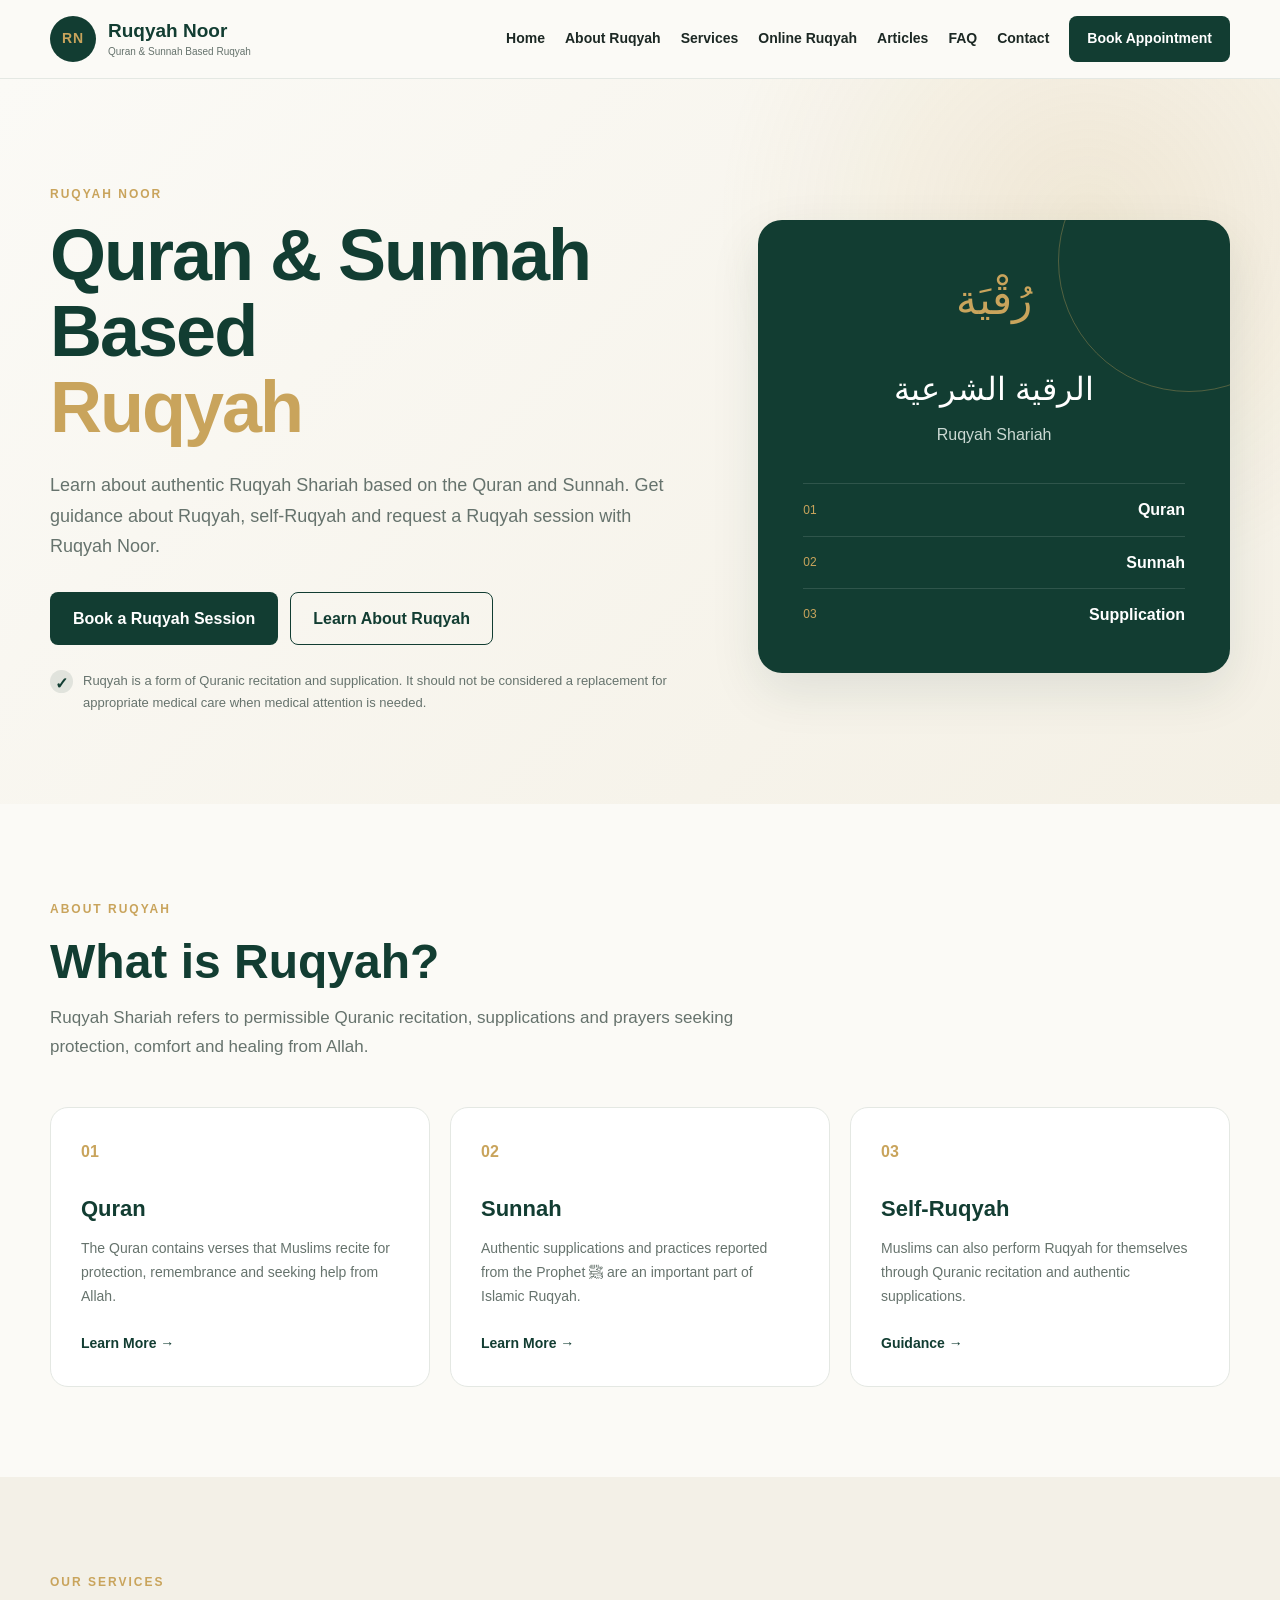
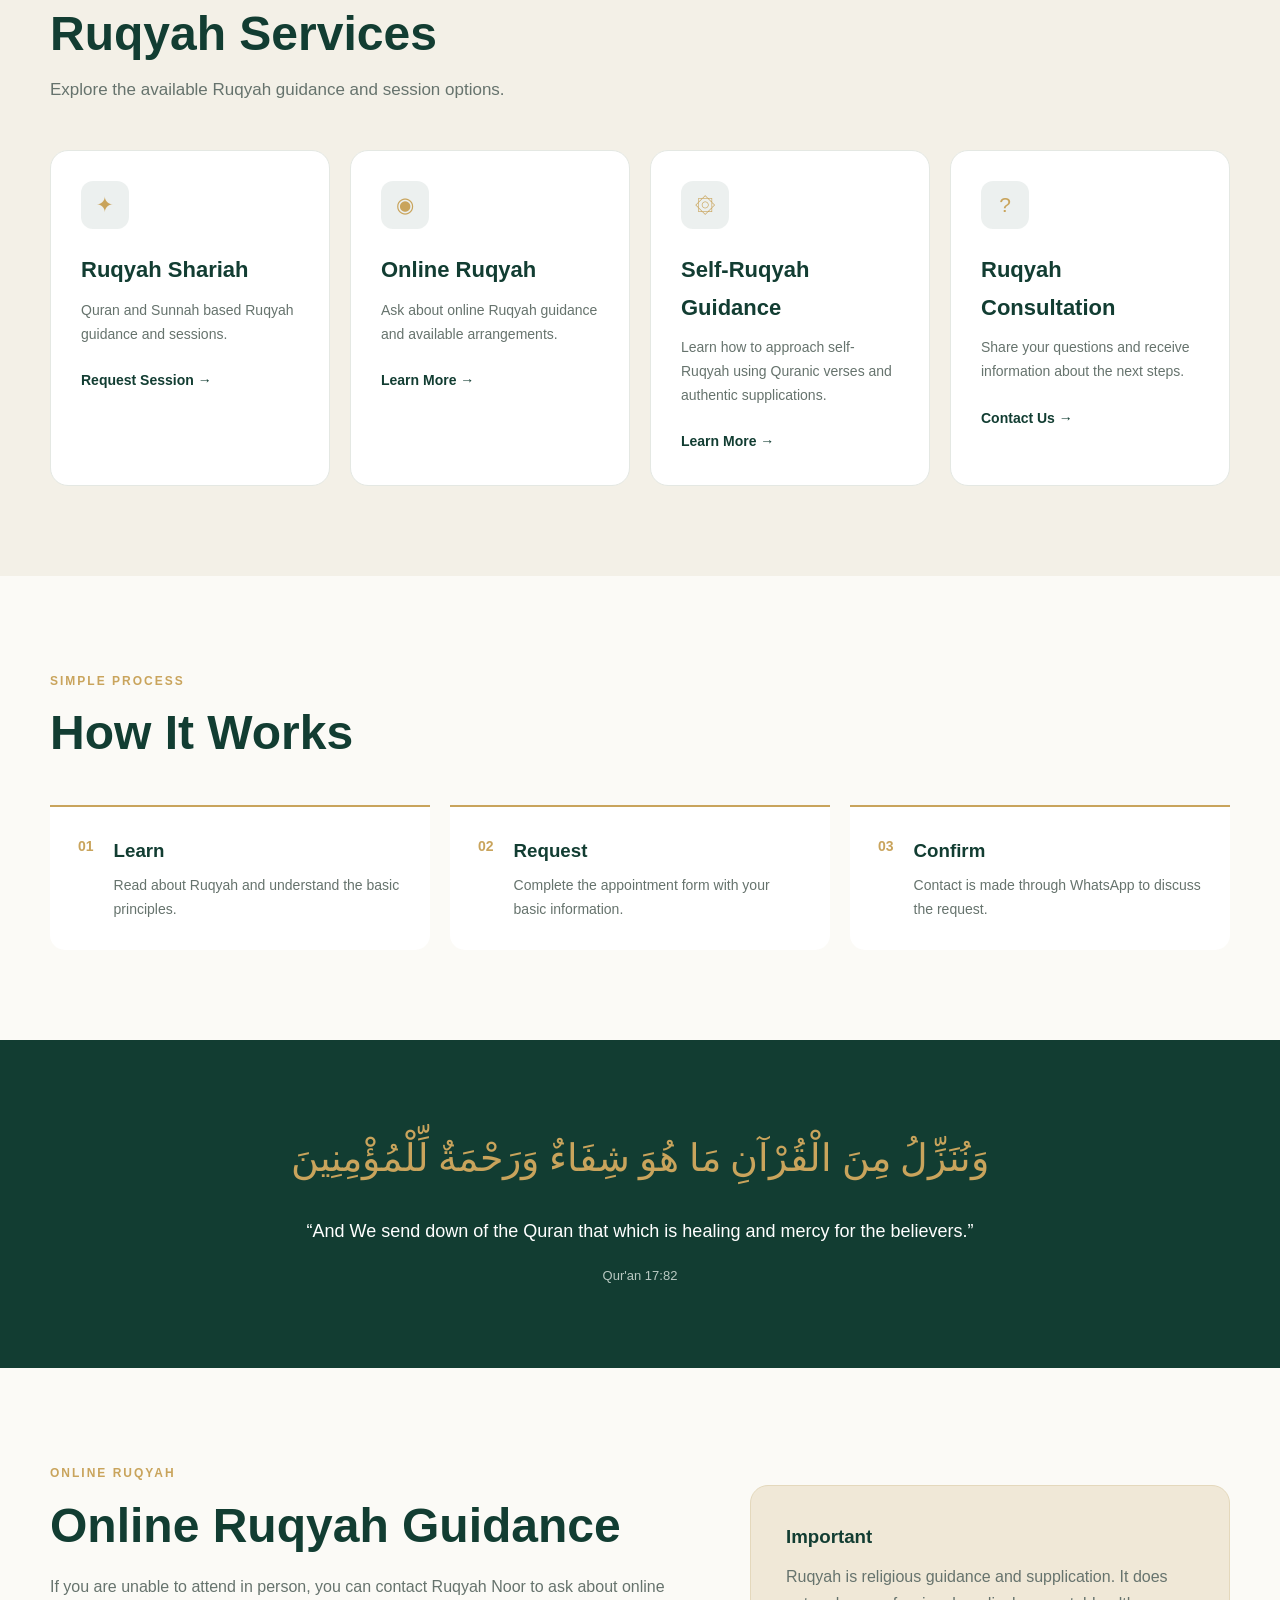
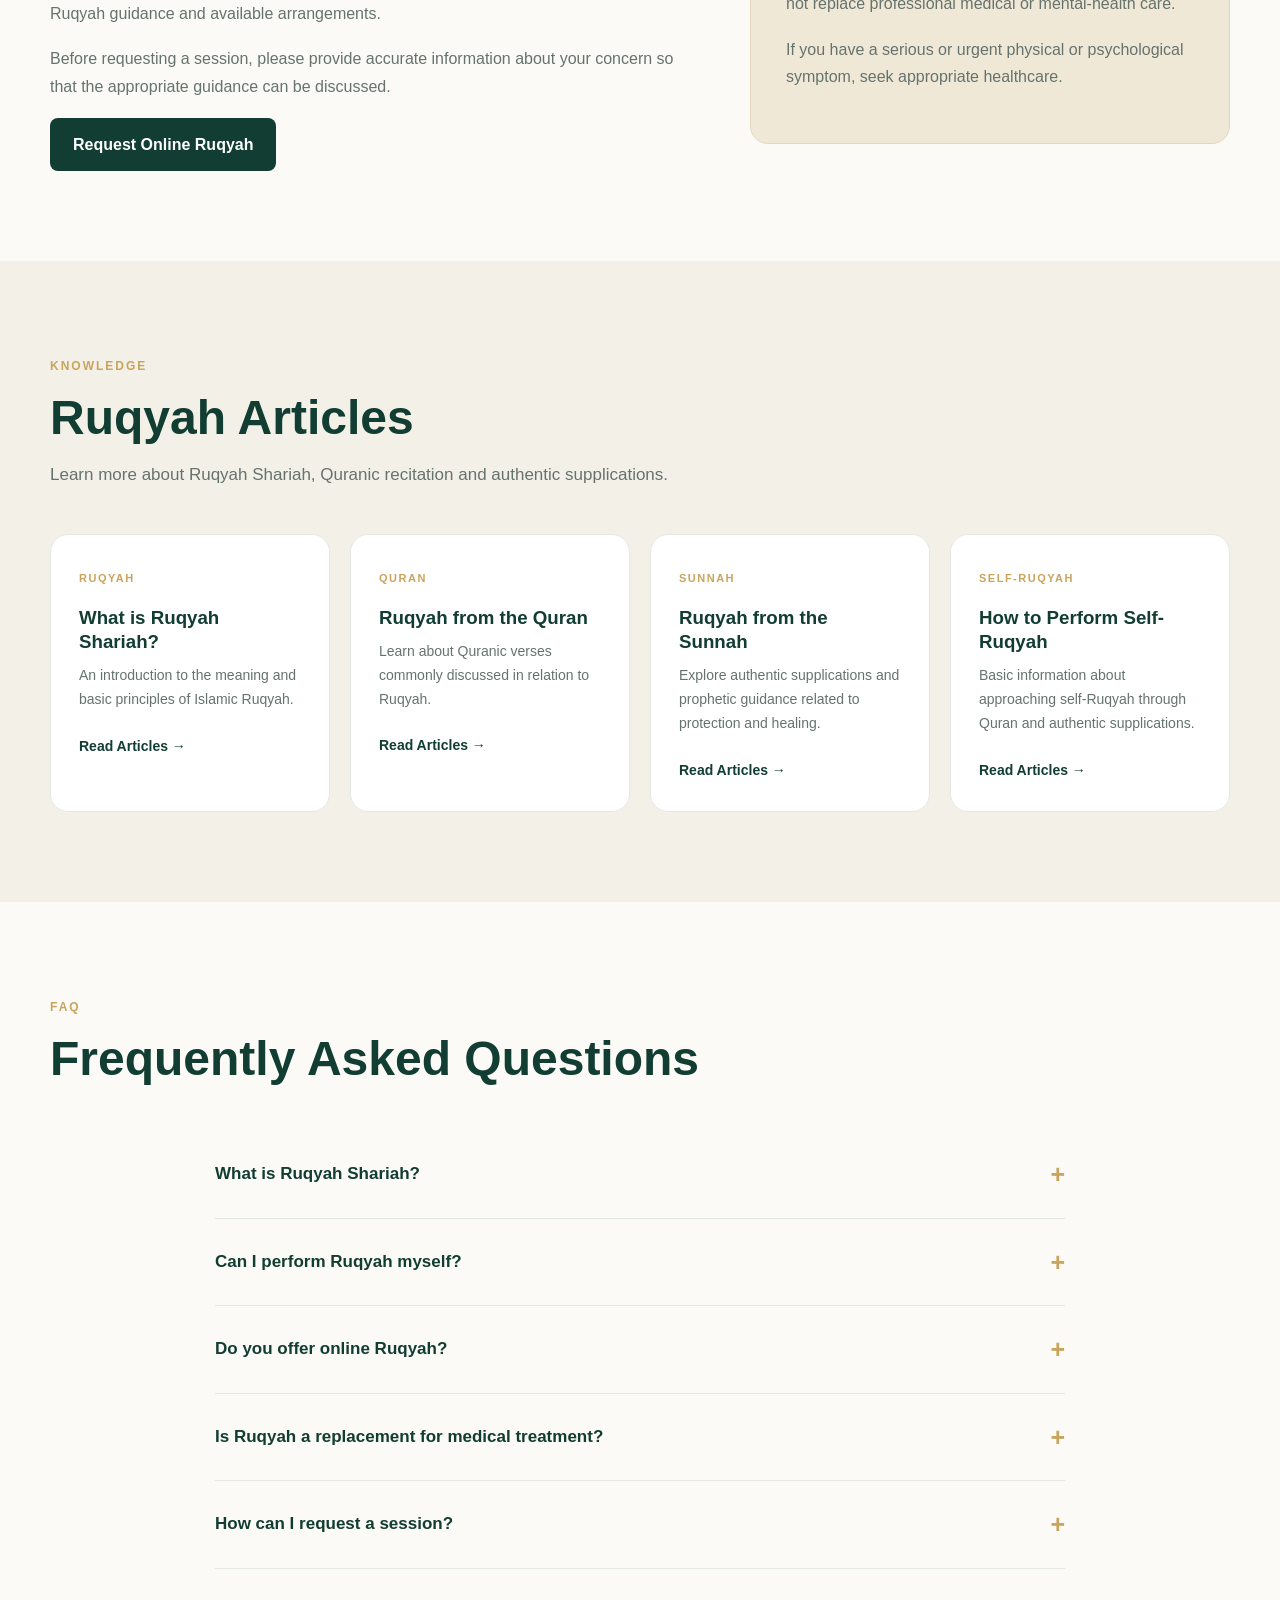
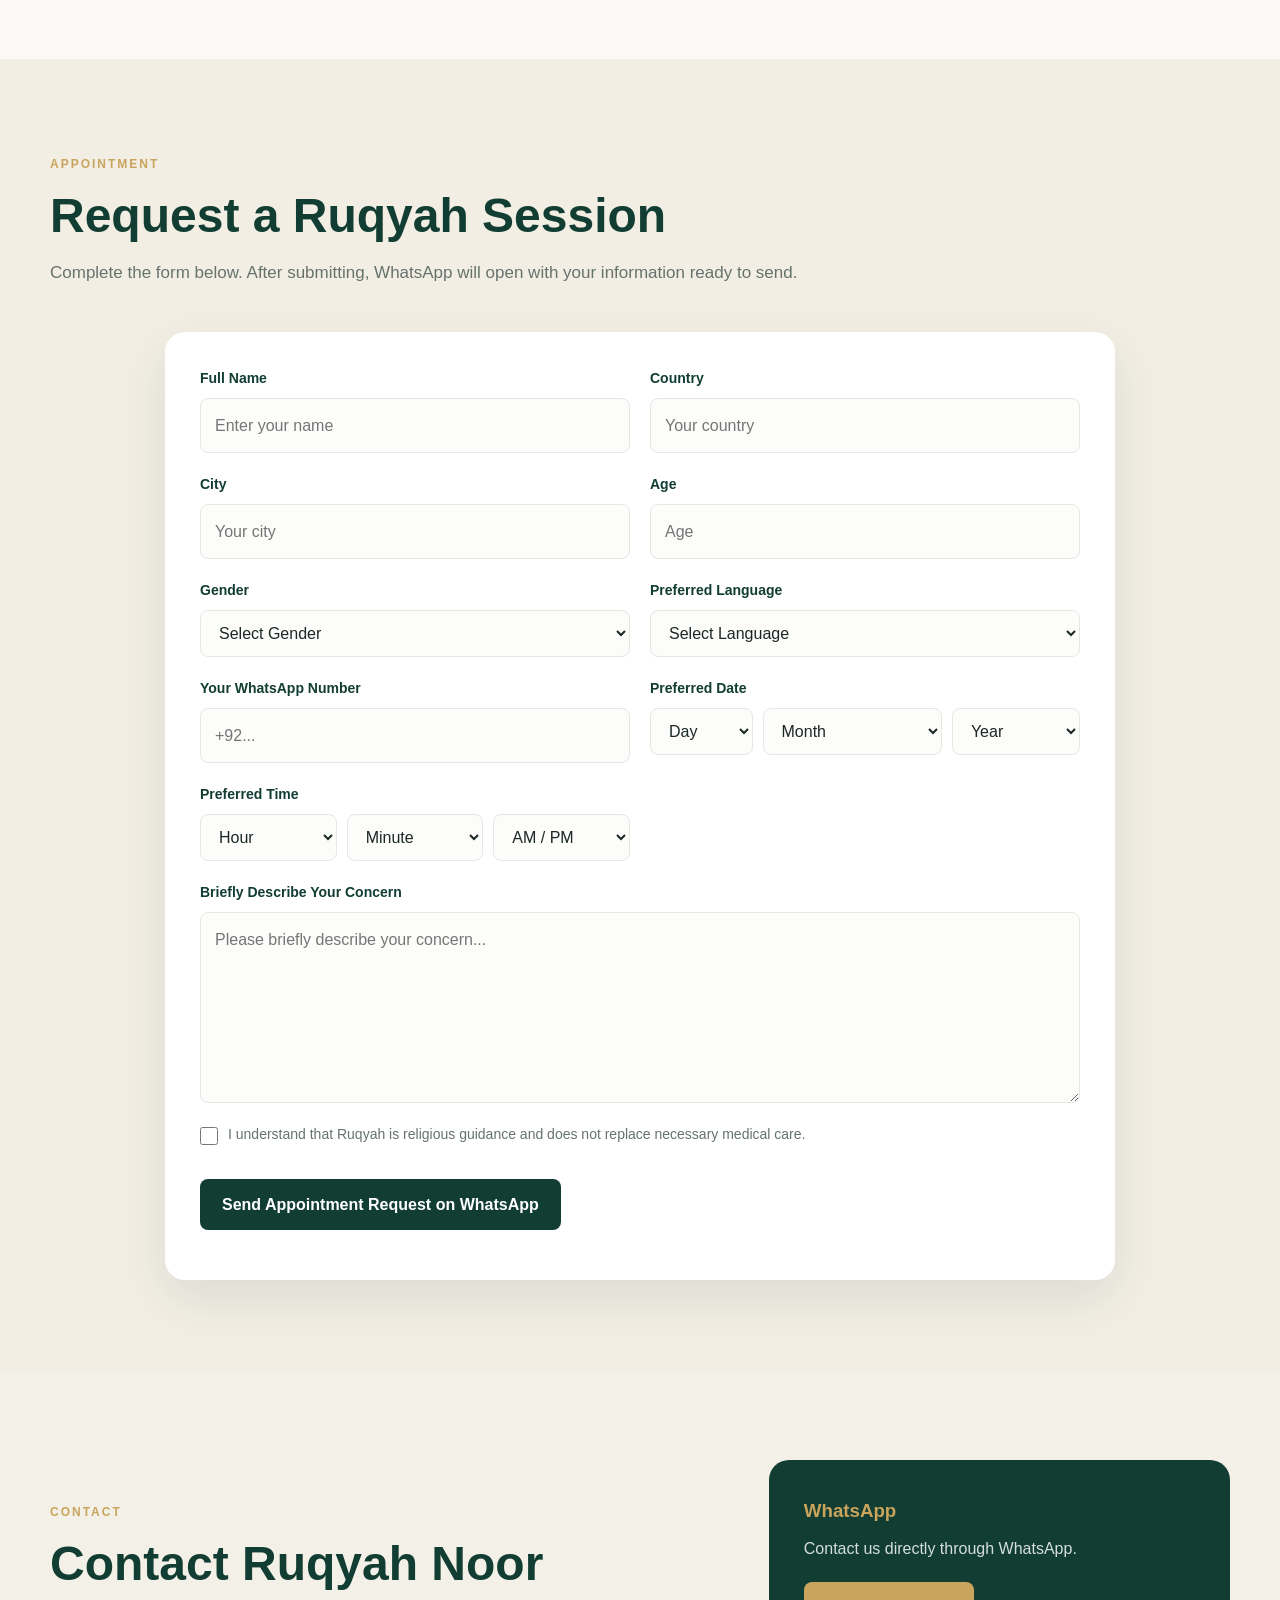
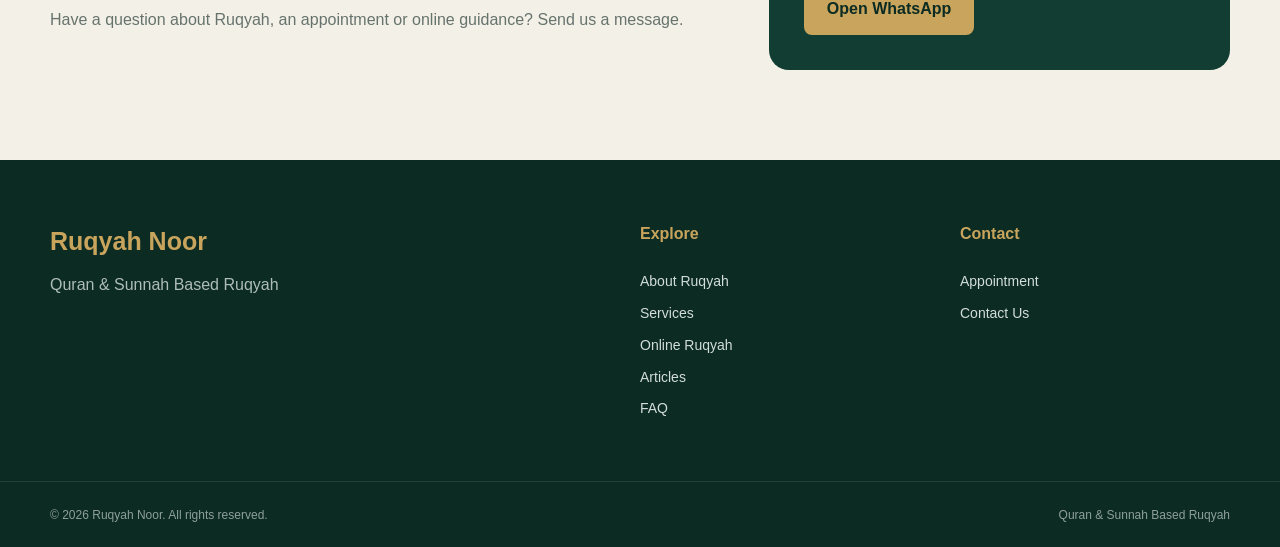
<file: index.html>
<!DOCTYPE html>

<html lang="en">

<head>
<meta name="google-site-verification" content="vSSWS__QNPI4uFPqMkD4Vz6mTM3jNH3hwSDz90IAty0" />
  <meta charset="UTF-8">

<meta
name="viewport"
content="width=device-width, initial-scale=1.0"

>

  <title>Ruqyah Noor | Quran & Sunnah Based Ruqyah</title>

<meta
name="description"
content="Ruqyah Noor provides Quran and Sunnah based Ruqyah Shariah, self-Ruqyah guidance, online Ruqyah sessions, authentic Ruqyah duas, and Ruqyah appointments."

>

<meta
name="keywords"
content="Ruqyah, Ruqyah Shariah, Islamic Ruqyah, Quranic Ruqyah, Online Ruqyah, Ruqyah Practitioner, Ruqyah Appointment, Self Ruqyah"

>

<meta
name="robots"
content="index, follow"

>

<meta
name="author"
content="Ruqyah Noor"

>

  <link
    rel="canonical"
    href="https://ruqyahnoor.netlify.app/"
  >

  <!-- Open Graph -->

<meta
property="og:title"
content="Ruqyah Noor | Quran & Sunnah Based Ruqyah"

>

<meta
property="og:description"
content="Learn about authentic Ruqyah Shariah based on the Quran and Sunnah, self-Ruqyah guidance, online Ruqyah and Ruqyah appointments."

>

<meta
property="og:type"
content="website"

>

<meta
property="og:url"
content="https://ruqyahnoor.netlify.app/"

>

<meta
property="og:site_name"
content="Ruqyah Noor"

>

<meta
property="og:locale"
content="en_US"

>

  <!-- Stylesheet -->

  <link
    rel="stylesheet"
    href="style.css"
  >

</head>

<body>

<!-- =====================================================
     HEADER
===================================================== -->

<header class="site-header">

  <div class="container nav-container">


<a
  href="index.html"
  class="logo"
>

  <span class="logo-mark">
    RN
  </span>

  <span class="logo-text">

    <strong>
      Ruqyah Noor
    </strong>

    <small>
      Quran & Sunnah Based Ruqyah
    </small>

  </span>

</a>


<button
  class="menu-toggle"
  id="menuToggle"
  aria-label="Open Menu"
  type="button"
>
  ☰
</button>


<nav class="main-nav">

  <a href="index.html">
    Home
  </a>

  <a href="about-ruqyah.html">
    About Ruqyah
  </a>

  <a href="services.html">
    Services
  </a>

  <a href="online-ruqyah.html">
    Online Ruqyah
  </a>

  <a href="articles.html">
    Articles
  </a>

  <a href="faq.html">
    FAQ
  </a>

  <a href="contact.html">
    Contact
  </a>

  <a
    href="appointment.html"
    class="nav-button"
  >
    Book Appointment
  </a>

</nav>


  </div>

</header>

<!-- =====================================================
     MAIN
===================================================== -->

<main>

<!-- =====================================================
     HERO
===================================================== -->

<section
  class="hero"
  id="home"
>

  <div class="container hero-grid">


<div class="hero-content">

  <span class="eyebrow">
    RUQYAH NOOR
  </span>


  <h1>

    Quran & Sunnah Based

    <span>
      Ruqyah
    </span>

  </h1>


  <p>

    Learn about authentic Ruqyah Shariah based on the Quran
    and Sunnah. Get guidance about Ruqyah, self-Ruqyah and
    request a Ruqyah session with Ruqyah Noor.

  </p>


  <div class="hero-buttons">

    <a
      href="appointment.html"
      class="btn btn-primary"
    >
      Book a Ruqyah Session
    </a>


    <a
      href="about-ruqyah.html"
      class="btn btn-secondary"
    >
      Learn About Ruqyah
    </a>

  </div>


  <div class="trust-note">

    <span>
      ✓
    </span>

    <p>

      Ruqyah is a form of Quranic recitation and supplication.
      It should not be considered a replacement for appropriate
      medical care when medical attention is needed.

    </p>

  </div>

</div>



<div class="hero-card">

  <div class="hero-symbol">
    رُقْيَة
  </div>


  <h2>
    الرقية الشرعية
  </h2>


  <p>
    Ruqyah Shariah
  </p>


  <div class="hero-lines">

    <div>

      <span>
        01
      </span>

      <strong>
        Quran
      </strong>

    </div>


    <div>

      <span>
        02
      </span>

      <strong>
        Sunnah
      </strong>

    </div>


    <div>

      <span>
        03
      </span>

      <strong>
        Supplication
      </strong>

    </div>

  </div>

</div>


  </div>

</section>

<!-- =====================================================
     ABOUT
===================================================== -->

<section
  class="section"
  id="about"
>

  <div class="container">

<div class="section-heading">

  <span class="eyebrow">
    ABOUT RUQYAH
  </span>


  <h2>
    What is Ruqyah?
  </h2>


  <p>

    Ruqyah Shariah refers to permissible Quranic recitation,
    supplications and prayers seeking protection, comfort and
    healing from Allah.

  </p>

</div>



<div class="cards three-cards">


  <article class="info-card">

    <div class="card-number">
      01
    </div>


    <h3>
      Quran
    </h3>


    <p>

      The Quran contains verses that Muslims recite for
      protection, remembrance and seeking help from Allah.

    </p>


    <a href="articles.html">
      Learn More →
    </a>

  </article>



  <article class="info-card">

    <div class="card-number">
      02
    </div>


    <h3>
      Sunnah
    </h3>


    <p>

      Authentic supplications and practices reported from
      the Prophet ﷺ are an important part of Islamic Ruqyah.

    </p>


    <a href="articles.html">
      Learn More →
    </a>

  </article>



  <article class="info-card">

    <div class="card-number">
      03
    </div>


    <h3>
      Self-Ruqyah
    </h3>


    <p>

      Muslims can also perform Ruqyah for themselves through
      Quranic recitation and authentic supplications.

    </p>


    <a href="services.html">
      Guidance →
    </a>

  </article>


</div>


  </div>

</section>

<!-- =====================================================
     SERVICES
===================================================== -->

<section
  class="section section-light"
  id="services"
>

  <div class="container">


<div class="section-heading">

  <span class="eyebrow">
    OUR SERVICES
  </span>


  <h2>
    Ruqyah Services
  </h2>


  <p>
    Explore the available Ruqyah guidance and session options.
  </p>

</div>



<div class="cards four-cards">


  <article class="service-card">

    <span class="service-icon">
      ✦
    </span>


    <h3>
      Ruqyah Shariah
    </h3>


    <p>
      Quran and Sunnah based Ruqyah guidance and sessions.
    </p>


    <a href="appointment.html">
      Request Session →
    </a>

  </article>



  <article class="service-card">

    <span class="service-icon">
      ◉
    </span>


    <h3>
      Online Ruqyah
    </h3>


    <p>
      Ask about online Ruqyah guidance and available arrangements.
    </p>


    <a href="online-ruqyah.html">
      Learn More →
    </a>

  </article>



  <article class="service-card">

    <span class="service-icon">
      ۞
    </span>


    <h3>
      Self-Ruqyah Guidance
    </h3>


    <p>

      Learn how to approach self-Ruqyah using Quranic verses
      and authentic supplications.

    </p>


    <a href="services.html">
      Learn More →
    </a>

  </article>



  <article class="service-card">

    <span class="service-icon">
      ?
    </span>


    <h3>
      Ruqyah Consultation
    </h3>


    <p>

      Share your questions and receive information about
      the next steps.

    </p>


    <a href="contact.html">
      Contact Us →
    </a>

  </article>


</div>


  </div>

</section>

<!-- =====================================================
     HOW IT WORKS
===================================================== -->

<section class="section">

  <div class="container">

<div class="section-heading">

  <span class="eyebrow">
    SIMPLE PROCESS
  </span>


  <h2>
    How It Works
  </h2>

</div>



<div class="process">


  <div class="process-item">

    <span>
      01
    </span>


    <div>

      <h3>
        Learn
      </h3>


      <p>
        Read about Ruqyah and understand the basic principles.
      </p>

    </div>

  </div>



  <div class="process-item">

    <span>
      02
    </span>


    <div>

      <h3>
        Request
      </h3>


      <p>
        Complete the appointment form with your basic information.
      </p>

    </div>

  </div>



  <div class="process-item">

    <span>
      03
    </span>


    <div>

      <h3>
        Confirm
      </h3>


      <p>
        Contact is made through WhatsApp to discuss the request.
      </p>

    </div>

  </div>


</div>


  </div>

</section>

<!-- =====================================================
     QURAN
===================================================== -->

<section class="quote-section">

  <div class="container">


<div class="quote-box">

  <div class="arabic-text">

    وَنُنَزِّلُ مِنَ الْقُرْآنِ مَا هُوَ شِفَاءٌ
    وَرَحْمَةٌ لِّلْمُؤْمِنِينَ

  </div>


  <p class="translation">

    “And We send down of the Quran that which is healing
    and mercy for the believers.”

  </p>


  <span class="reference">
    Qur'an 17:82
  </span>

</div>


  </div>

</section>

<!-- =====================================================
     ONLINE RUQYAH
===================================================== -->

<section
  class="section"
  id="online"
>

  <div class="container online-grid">


<div>

  <span class="eyebrow">
    ONLINE RUQYAH
  </span>


  <h2>
    Online Ruqyah Guidance
  </h2>


  <p>

    If you are unable to attend in person, you can contact
    Ruqyah Noor to ask about online Ruqyah guidance and
    available arrangements.

  </p>


  <p>

    Before requesting a session, please provide accurate
    information about your concern so that the appropriate
    guidance can be discussed.

  </p>


  <a
    href="appointment.html"
    class="btn btn-primary"
  >
    Request Online Ruqyah
  </a>

</div>



<div class="notice-card">

  <h3>
    Important
  </h3>


  <p>

    Ruqyah is religious guidance and supplication.
    It does not replace professional medical or mental-health care.

  </p>


  <p>

    If you have a serious or urgent physical or psychological
    symptom, seek appropriate healthcare.

  </p>

</div>


  </div>

</section>

<!-- =====================================================
     ARTICLES
===================================================== -->

<section
  class="section section-light"
  id="articles"
>

  <div class="container">


<div class="section-heading">

  <span class="eyebrow">
    KNOWLEDGE
  </span>


  <h2>
    Ruqyah Articles
  </h2>


  <p>

    Learn more about Ruqyah Shariah, Quranic recitation
    and authentic supplications.

  </p>

</div>



<div class="article-grid">


  <article class="article-card">

    <span>
      RUQYAH
    </span>


    <h3>
      What is Ruqyah Shariah?
    </h3>


    <p>

      An introduction to the meaning and basic principles
      of Islamic Ruqyah.

    </p>


    <a href="articles.html">
      Read Articles →
    </a>

  </article>



  <article class="article-card">

    <span>
      QURAN
    </span>


    <h3>
      Ruqyah from the Quran
    </h3>


    <p>

      Learn about Quranic verses commonly discussed
      in relation to Ruqyah.

    </p>


    <a href="articles.html">
      Read Articles →
    </a>

  </article>



  <article class="article-card">

    <span>
      SUNNAH
    </span>


    <h3>
      Ruqyah from the Sunnah
    </h3>


    <p>

      Explore authentic supplications and prophetic
      guidance related to protection and healing.

    </p>


    <a href="articles.html">
      Read Articles →
    </a>

  </article>



  <article class="article-card">

    <span>
      SELF-RUQYAH
    </span>


    <h3>
      How to Perform Self-Ruqyah
    </h3>


    <p>

      Basic information about approaching self-Ruqyah
      through Quran and authentic supplications.

    </p>


    <a href="articles.html">
      Read Articles →
    </a>

  </article>


</div>


  </div>

</section>

<!-- =====================================================
     FAQ
===================================================== -->

<section
  class="section"
  id="faq"
>

  <div class="container">


<div class="section-heading">

  <span class="eyebrow">
    FAQ
  </span>


  <h2>
    Frequently Asked Questions
  </h2>

</div>



<div class="faq-container">


  <div class="faq-item">

    <button
      class="faq-question"
      type="button"
    >

      What is Ruqyah Shariah?

      <span>
        +
      </span>

    </button>


    <div class="faq-answer">

      <p>

        Ruqyah Shariah generally refers to permissible Quranic
        recitation, authentic supplications and seeking protection
        and healing from Allah.

      </p>

    </div>

  </div>



  <div class="faq-item">

    <button
      class="faq-question"
      type="button"
    >

      Can I perform Ruqyah myself?

      <span>
        +
      </span>

    </button>


    <div class="faq-answer">

      <p>

        Yes. Self-Ruqyah through Quranic recitation and authentic
        supplications is an established practice.

      </p>

    </div>

  </div>



  <div class="faq-item">

    <button
      class="faq-question"
      type="button"
    >

      Do you offer online Ruqyah?

      <span>
        +
      </span>

    </button>


    <div class="faq-answer">

      <p>

        You can contact Ruqyah Noor to ask about online Ruqyah
        guidance and available arrangements.

      </p>

    </div>

  </div>



  <div class="faq-item">

    <button
      class="faq-question"
      type="button"
    >

      Is Ruqyah a replacement for medical treatment?

      <span>
        +
      </span>

    </button>


    <div class="faq-answer">

      <p>

        No. Religious Ruqyah should not be used as a reason
        to delay necessary medical care.

      </p>

    </div>

  </div>



  <div class="faq-item">

    <button
      class="faq-question"
      type="button"
    >

      How can I request a session?

      <span>
        +
      </span>

    </button>


    <div class="faq-answer">

      <p>

        Complete the appointment form. Your information
        will be prepared as a WhatsApp message.

      </p>

    </div>

  </div>


</div>


  </div>

</section>

<!-- =====================================================
     APPOINTMENT
===================================================== -->

<section
  class="section appointment-section"
  id="appointment"
>

  <div class="container">


<div class="section-heading">

  <span class="eyebrow">
    APPOINTMENT
  </span>


  <h2>
    Request a Ruqyah Session
  </h2>


  <p>

    Complete the form below. After submitting, WhatsApp will
    open with your information ready to send.

  </p>

</div>



<form
  id="appointmentForm"
  class="appointment-form"
>


  <div class="form-grid">


    <!-- NAME -->

    <div class="form-group">

      <label for="name">
        Full Name
      </label>


      <input
        type="text"
        id="name"
        name="name"
        placeholder="Enter your name"
        required
      >

    </div>



    <!-- COUNTRY -->

    <div class="form-group">

      <label for="country">
        Country
      </label>


      <input
        type="text"
        id="country"
        name="country"
        placeholder="Your country"
        required
      >

    </div>



    <!-- CITY -->

    <div class="form-group">

      <label for="city">
        City
      </label>


      <input
        type="text"
        id="city"
        name="city"
        placeholder="Your city"
      >

    </div>



    <!-- AGE -->

    <div class="form-group">

      <label for="age">
        Age
      </label>


      <input
        type="number"
        id="age"
        name="age"
        placeholder="Age"
        min="1"
        max="120"
      >

    </div>



    <!-- GENDER -->

    <div class="form-group">

      <label for="gender">
        Gender
      </label>


      <select
        id="gender"
        name="gender"
      >

        <option value="">
          Select Gender
        </option>


        <option value="Male">
          Male
        </option>


        <option value="Female">
          Female
        </option>

      </select>

    </div>



    <!-- LANGUAGE -->

    <div class="form-group">

      <label for="language">
        Preferred Language
      </label>


      <select
        id="language"
        name="language"
      >

        <option value="">
          Select Language
        </option>


        <option value="English">
          English
        </option>


        <option value="Urdu">
          اردو
        </option>


        <option value="Arabic">
          العربية
        </option>

      </select>

    </div>



    <!-- WHATSAPP -->

    <div class="form-group">

      <label for="whatsapp">
        Your WhatsApp Number
      </label>


      <input
        type="tel"
        id="whatsapp"
        name="whatsapp"
        placeholder="+92..."
        required
      >

    </div>



    <!-- DATE -->

    <div class="form-group">

      <label>
        Preferred Date
      </label>


      <div class="date-selects">


        <select
          id="dateDay"
          name="dateDay"
          required
        >

          <option value="">
            Day
          </option>

        </select>



        <select
          id="dateMonth"
          name="dateMonth"
          required
        >

          <option value="">
            Month
          </option>


          <option value="01">
            January
          </option>


          <option value="02">
            February
          </option>


          <option value="03">
            March
          </option>


          <option value="04">
            April
          </option>


          <option value="05">
            May
          </option>


          <option value="06">
            June
          </option>


          <option value="07">
            July
          </option>


          <option value="08">
            August
          </option>


          <option value="09">
            September
          </option>


          <option value="10">
            October
          </option>


          <option value="11">
            November
          </option>


          <option value="12">
            December
          </option>

        </select>



        <select
          id="dateYear"
          name="dateYear"
          required
        >

          <option value="">
            Year
          </option>

        </select>


      </div>

    </div>



    <!-- TIME -->

    <div class="form-group">

      <label for="timeHour">
        Preferred Time
      </label>


      <div class="time-selects">

        <select
          id="timeHour"
          name="timeHour"
          required
        >

          <option value="">
            Hour
          </option>

        </select>


        <select
          id="timeMinute"
          name="timeMinute"
          required
        >

          <option value="">
            Minute
          </option>

        </select>


        <select
          id="timePeriod"
          name="timePeriod"
          required
        >

          <option value="">
            AM / PM
          </option>


          <option value="AM">
            AM
          </option>


          <option value="PM">
            PM
          </option>

        </select>

      </div>

    </div>



    <!-- CONCERN -->

    <div class="form-group full-width">

      <label for="concern">
        Briefly Describe Your Concern
      </label>


      <textarea
        id="concern"
        name="concern"
        rows="6"
        placeholder="Please briefly describe your concern..."
        required
      ></textarea>

    </div>



    <!-- CONSENT -->

    <div class="form-group full-width consent">

      <label>

        <input
          type="checkbox"
          id="consent"
          name="consent"
          required
        >

        <span>

          I understand that Ruqyah is religious guidance
          and does not replace necessary medical care.

        </span>

      </label>

    </div>


  </div>



  <button
    type="submit"
    class="btn btn-primary submit-button"
  >

    Send Appointment Request on WhatsApp

  </button>


  <p
    id="formMessage"
    class="form-message"
  ></p>


</form>


  </div>

</section>

<!-- =====================================================
     CONTACT
===================================================== -->

<section
  class="section section-light"
  id="contact"
>

  <div class="container contact-grid">


<div>

  <span class="eyebrow">
    CONTACT
  </span>


  <h2>
    Contact Ruqyah Noor
  </h2>


  <p>

    Have a question about Ruqyah, an appointment or
    online guidance? Send us a message.

  </p>

</div>



<div class="contact-card">

  <h3>
    WhatsApp
  </h3>


  <p>
    Contact us directly through WhatsApp.
  </p>


  <button
    class="btn btn-primary"
    id="whatsappButton"
    type="button"
  >
    Open WhatsApp
  </button>

</div>


  </div>

</section>

</main>

<!-- =====================================================
     FOOTER
===================================================== -->

<footer class="site-footer">

  <div class="container footer-grid">


<div>

  <a
    href="index.html"
    class="footer-logo"
  >
    Ruqyah Noor
  </a>


  <p>
    Quran & Sunnah Based Ruqyah
  </p>

</div>



<div>

  <h4>
    Explore
  </h4>


  <a href="about-ruqyah.html">
    About Ruqyah
  </a>


  <a href="services.html">
    Services
  </a>


  <a href="online-ruqyah.html">
    Online Ruqyah
  </a>


  <a href="articles.html">
    Articles
  </a>


  <a href="faq.html">
    FAQ
  </a>

</div>



<div>

  <h4>
    Contact
  </h4>


  <a href="appointment.html">
    Appointment
  </a>


  <a href="contact.html">
    Contact Us
  </a>

</div>


  </div>

  <div class="footer-bottom">


<div class="container">

  <p>
    © <span id="year"></span> Ruqyah Noor. All rights reserved.
  </p>


  <p>
    Quran & Sunnah Based Ruqyah
  </p>

</div>


  </div>

</footer>

<!-- =====================================================
     STRUCTURED DATA
===================================================== -->

<script type="application/ld+json">
{
  "@context": "https://schema.org",
  "@type": "WebSite",
  "name": "Ruqyah Noor",
  "url": "https://ruqyahnoor.netlify.app/",
  "description": "Ruqyah Noor provides Quran and Sunnah based Ruqyah Shariah, self-Ruqyah guidance, online Ruqyah sessions, authentic Ruqyah duas, and Ruqyah appointments.",
  "inLanguage": "en"
}
</script>

<script type="application/ld+json">
{
  "@context": "https://schema.org",
  "@type": "FAQPage",
  "mainEntity": [
    {
      "@type": "Question",
      "name": "What is Ruqyah Shariah?",
      "acceptedAnswer": {
        "@type": "Answer",
        "text": "Ruqyah Shariah generally refers to permissible Quranic recitation, authentic supplications and seeking protection and healing from Allah."
      }
    },
    {
      "@type": "Question",
      "name": "Can I perform Ruqyah myself?",
      "acceptedAnswer": {
        "@type": "Answer",
        "text": "Yes. Self-Ruqyah through Quranic recitation and authentic supplications is an established practice."
      }
    },
    {
      "@type": "Question",
      "name": "Do you offer online Ruqyah?",
      "acceptedAnswer": {
        "@type": "Answer",
        "text": "You can contact Ruqyah Noor to ask about online Ruqyah guidance and available arrangements."
      }
    },
    {
      "@type": "Question",
      "name": "Is Ruqyah a replacement for medical treatment?",
      "acceptedAnswer": {
        "@type": "Answer",
        "text": "No. Religious Ruqyah should not be used as a reason to delay necessary medical care."
      }
    },
    {
      "@type": "Question",
      "name": "How can I request a session?",
      "acceptedAnswer": {
        "@type": "Answer",
        "text": "Complete the appointment form. Your information will be prepared as a WhatsApp message."
      }
    }
  ]
}
</script>

<!-- JavaScript -->

<script src="script.js"></script>

</body>
</html>
</file>
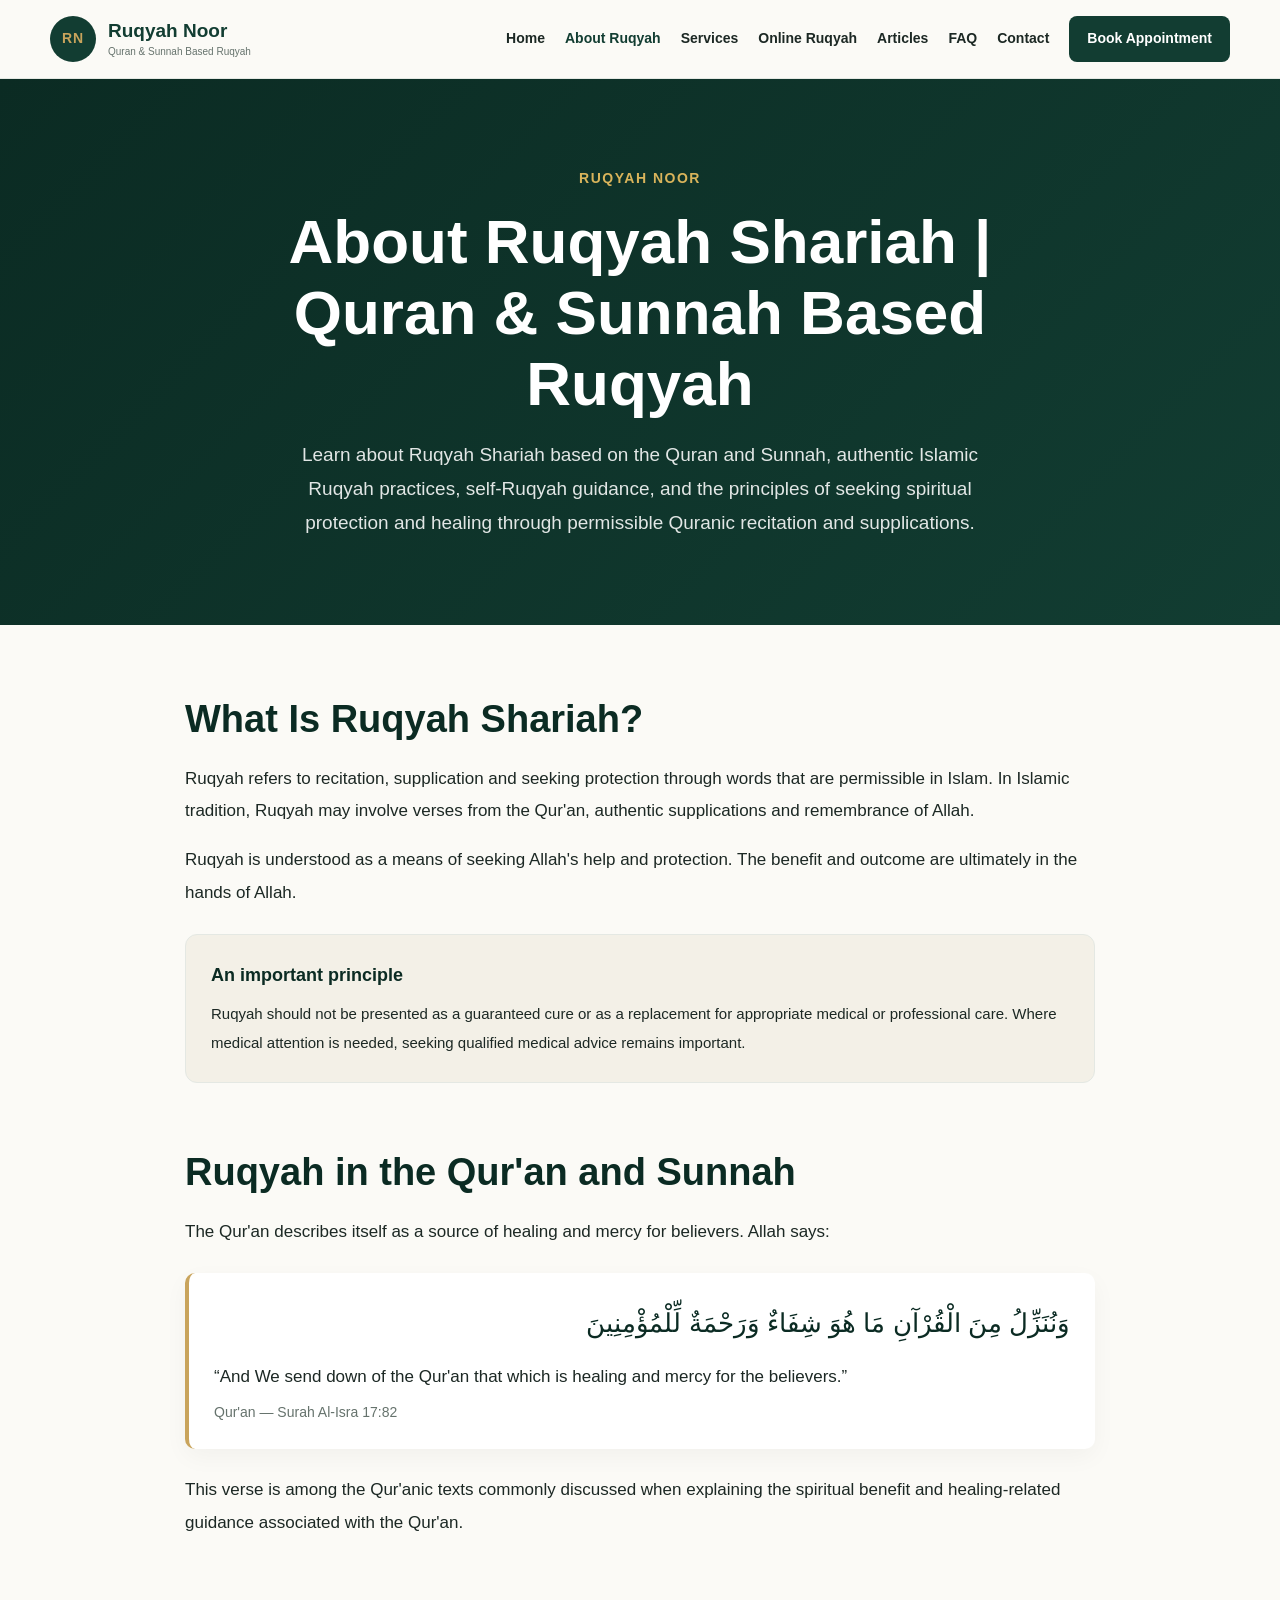
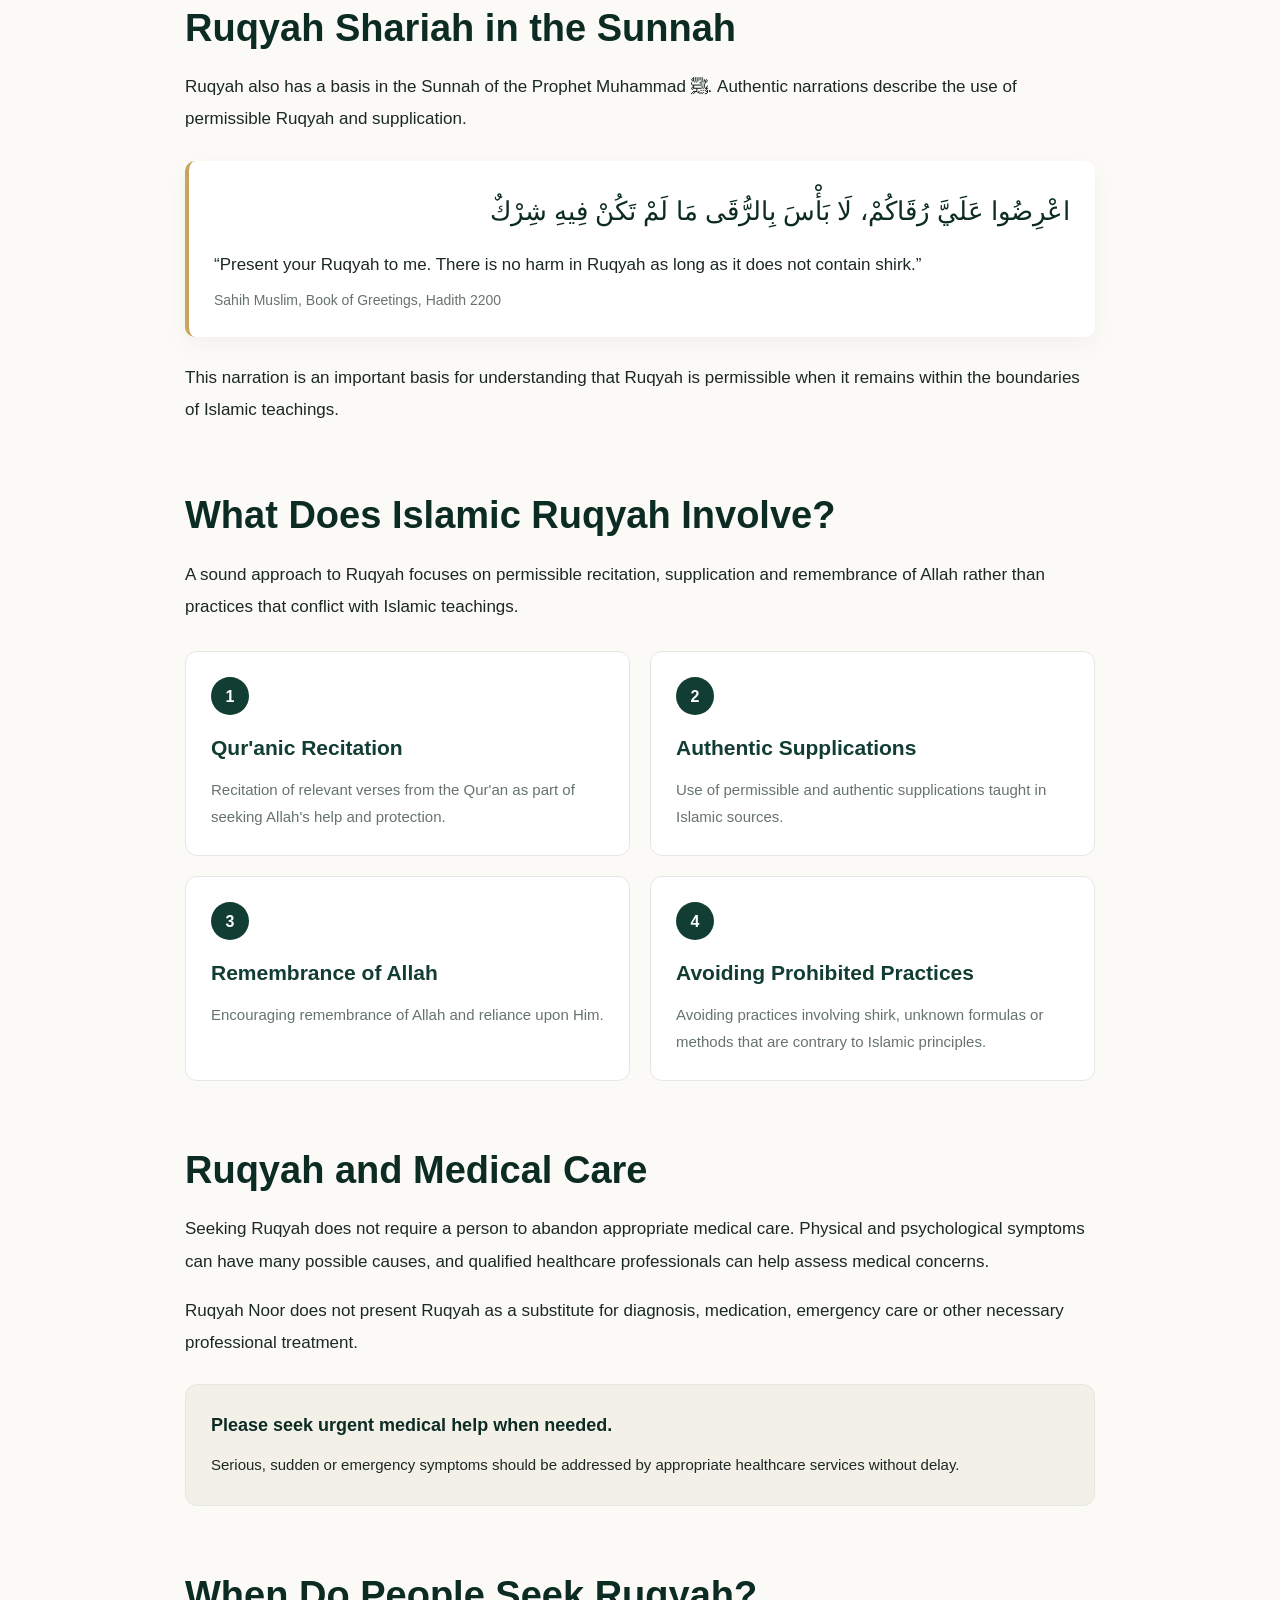
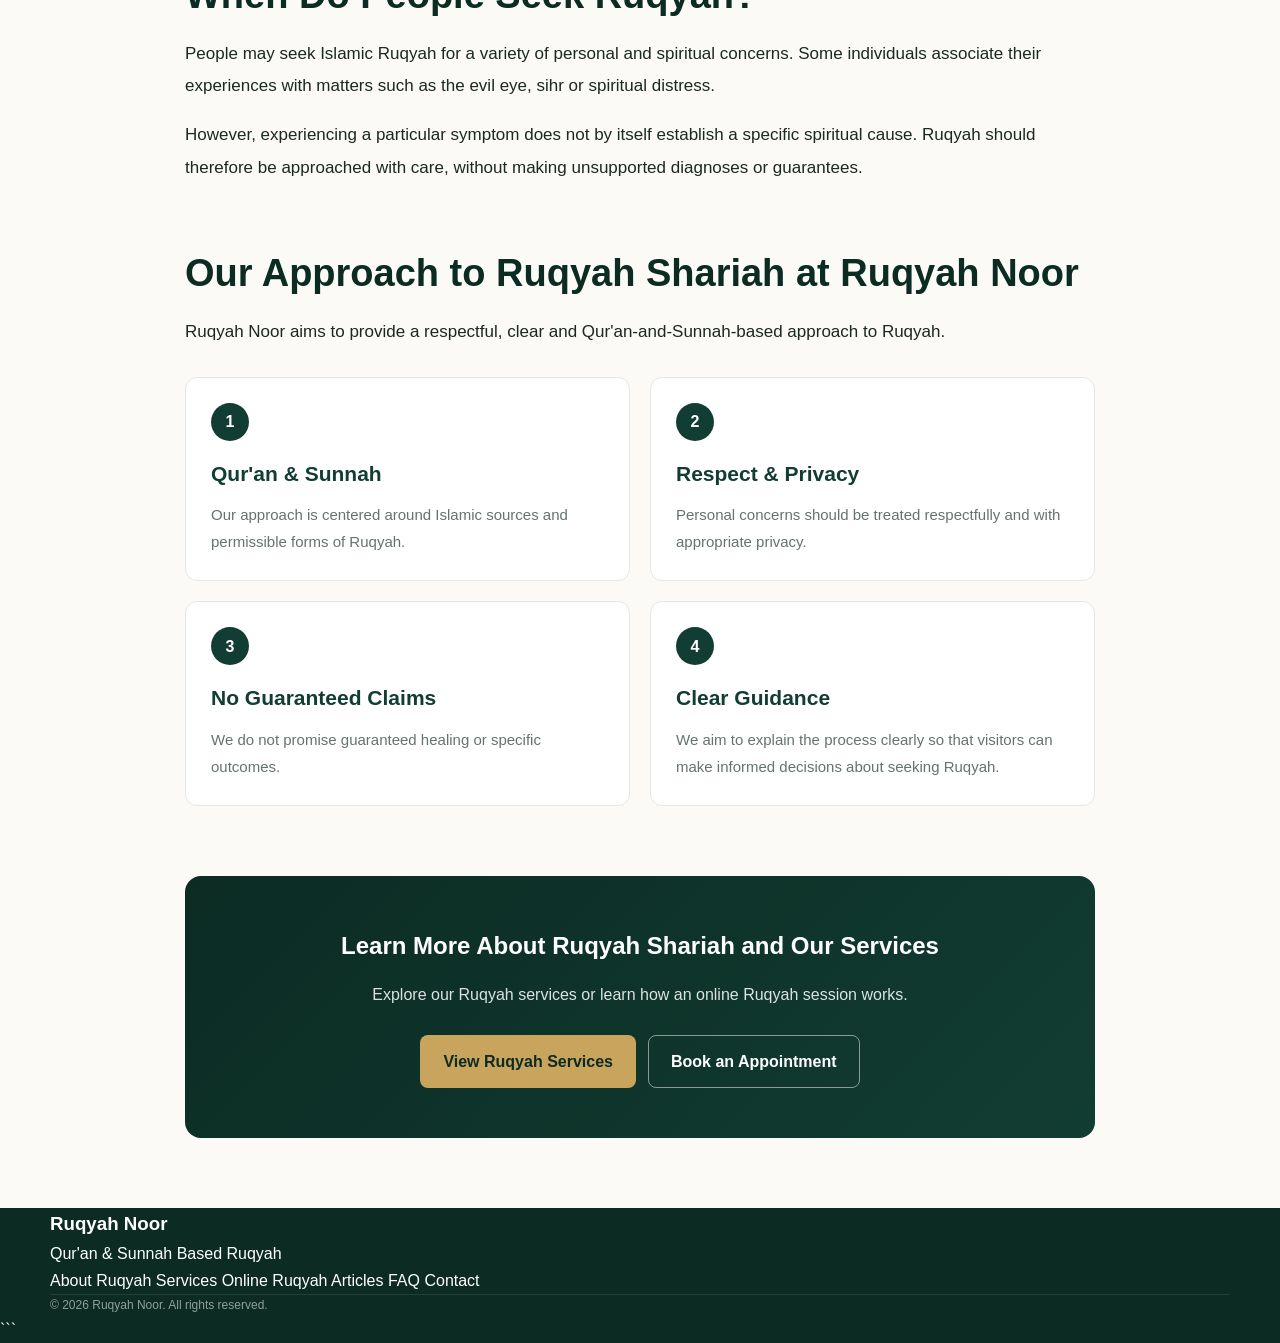
<file: about-ruqyah.html>
<!DOCTYPE html>

<html lang="en">
<head>

  <meta charset="UTF-8">

<meta
name="viewport"
content="width=device-width, initial-scale=1.0"

>

  <title>About Ruqyah | Qur'an & Sunnah Based Ruqyah | Ruqyah Noor</title>

  <meta
    name="description"
    content="Learn about Ruqyah Shariah based on the Quran and Sunnah, authentic Ruqyah practices, self-Ruqyah, and Islamic guidance from Ruqyah Noor."
  >
<meta
name="keywords"
content="Ruqyah, Ruqyah Shariah, Islamic Ruqyah, Quranic Ruqyah, Ruqyah Noor, Ruqyah based on Quran and Sunnah, Online Ruqyah"

>

  <link
    rel="canonical"
    href="https://ruqyahnoor.netlify.app/about-ruqyah.html"
  >

<meta
property="og:title"
content="About Ruqyah | Ruqyah Noor"

>
<meta
  property="og:description"
  content="Learn about Ruqyah Shariah based on the Quran and Sunnah, authentic Ruqyah practices, self-Ruqyah, and Islamic guidance from Ruqyah Noor."
>

<meta
property="og:type"
content="website"

>

<meta
property="og:url"
content="https://ruqyahnoor.netlify.app/about-ruqyah.html"

>

<meta
property="og:site_name"
content="Ruqyah Noor"

>

<meta
name="robots"
content="index, follow"

>

  <link
    rel="stylesheet"
    href="style.css"
  >

  <style>

    /* =========================================
       ABOUT RUQYAH PAGE
    ========================================= */

    .about-page {
      background: var(--cream);
    }

    /* =========================================
       PAGE HERO
    ========================================= */

    .about-hero {
      background:
        linear-gradient(
          135deg,
          var(--green-dark),
          var(--green)
        );

      color: var(--white);
      padding: 85px 20px;
      text-align: center;
    }

    .about-hero-inner {
      max-width: 900px;
      margin: 0 auto;
    }

    .about-hero .eyebrow {
      color: var(--gold-light);
      font-size: 14px;
      font-weight: 700;
      letter-spacing: 1.5px;
      text-transform: uppercase;
      margin-bottom: 15px;
    }

    .about-hero h1 {
      margin: 0 0 18px;
      font-size: clamp(36px, 6vw, 62px);
      line-height: 1.15;
    }

    .about-hero p {
      max-width: 720px;
      margin: 0 auto;
      color: rgba(255,255,255,0.88);
      font-size: 19px;
      line-height: 1.8;
    }

    /* =========================================
       MAIN CONTENT
    ========================================= */

    .about-content {
      max-width: 950px;
      margin: 0 auto;
      padding: 70px 20px;
    }

    .about-section {
      margin-bottom: 65px;
    }

    .about-section:last-child {
      margin-bottom: 0;
    }

    .about-section h2 {
      color: var(--green-dark);
      font-size: clamp(27px, 4vw, 38px);
      line-height: 1.3;
      margin: 0 0 18px;
    }

    .about-section h3 {
      color: var(--green);
      font-size: 23px;
      margin: 30px 0 12px;
    }

    .about-section p {
      color: var(--ink);
      font-size: 17px;
      line-height: 1.9;
      margin: 0 0 17px;
    }

    /* =========================================
       REFERENCE BOX
    ========================================= */

    .reference-box {
      background: var(--white);
      border-left: 4px solid var(--gold);
      border-radius: 10px;
      padding: 24px 25px;
      margin: 25px 0;
      box-shadow: 0 8px 25px rgba(0,0,0,0.04);
    }

    .reference-box .arabic {
      direction: rtl;
      text-align: right;
      font-size: 26px;
      line-height: 2;
      color: var(--green-dark);
      margin-bottom: 12px;
    }

    .reference-box p {
      margin-bottom: 8px;
    }

    .reference-box .source {
      color: var(--muted);
      font-size: 14px;
    }

    /* =========================================
       PRINCIPLES GRID
    ========================================= */

    .principles-grid {
      display: grid;
      grid-template-columns:
        repeat(2, minmax(0, 1fr));
      gap: 20px;
      margin-top: 28px;
    }

    .principle-card {
      background: var(--white);
      border: 1px solid var(--line);
      border-radius: 12px;
      padding: 25px;
    }

    .principle-number {
      display: inline-flex;
      align-items: center;
      justify-content: center;

      width: 38px;
      height: 38px;

      border-radius: 50%;

      background: var(--green);
      color: var(--white);

      font-weight: 700;
      margin-bottom: 15px;
    }

    .principle-card h3 {
      margin: 0 0 10px;
      font-size: 21px;
    }

    .principle-card p {
      margin: 0;
      font-size: 15px;
      line-height: 1.8;
      color: var(--muted);
    }

    /* =========================================
       NOTICE
    ========================================= */

    .important-note {
      background: var(--cream-dark);
      border: 1px solid var(--line);
      border-radius: 12px;
      padding: 25px;
      margin-top: 25px;
    }

    .important-note strong {
      display: block;
      color: var(--green-dark);
      font-size: 18px;
      margin-bottom: 10px;
    }

    .important-note p {
      margin: 0;
      font-size: 15px;
    }

    /* =========================================
       CTA
    ========================================= */

    .about-cta {
      background:
        linear-gradient(
          135deg,
          var(--green-dark),
          var(--green)
        );

      color: var(--white);
      border-radius: 16px;
      padding: 50px 30px;
      text-align: center;
      margin-top: 70px;
    }

    .about-cta h2 {
      color: var(--white);
      margin-bottom: 14px;
    }

    .about-cta p {
      max-width: 680px;
      margin: 0 auto 25px;
      color: rgba(255,255,255,0.86);
      line-height: 1.8;
    }

    .about-cta-buttons {
      display: flex;
      justify-content: center;
      flex-wrap: wrap;
      gap: 12px;
    }

    .about-cta .btn-primary {
      background: var(--gold);
      color: var(--green-dark);
    }

    .about-cta .btn-secondary {
      border-color: rgba(255,255,255,0.5);
      color: var(--white);
    }

    /* =========================================
       MOBILE
    ========================================= */

    @media (max-width: 700px) {

      .about-hero {
        padding: 65px 18px;
      }

      .about-hero p {
        font-size: 16px;
      }

      .about-content {
        padding: 50px 16px;
      }

      .about-section {
        margin-bottom: 50px;
      }

      .about-section p {
        font-size: 16px;
        line-height: 1.85;
      }

      .principles-grid {
        grid-template-columns: 1fr;
      }

      .reference-box {
        padding: 20px;
      }

      .reference-box .arabic {
        font-size: 22px;
      }

      .about-cta {
        padding: 38px 20px;
        margin-top: 50px;
      }

      .about-cta-buttons {
        flex-direction: column;
      }

      .about-cta-buttons a {
        width: 100%;
        box-sizing: border-box;
      }

    }

  </style>


<script type="application/ld+json">
{
  "@context": "https://schema.org",
  "@type": "AboutPage",
  "name": "About Ruqyah | Qur'an & Sunnah Based Ruqyah | Ruqyah Noor",
  "url": "https://ruqyahnoor.netlify.app/about-ruqyah.html",
  "description": "Learn about Ruqyah Shariah based on the Quran and Sunnah, authentic Ruqyah practices, self-Ruqyah, and Islamic guidance from Ruqyah Noor.",
  "inLanguage": "en",
  "isPartOf": {
    "@type": "WebSite",
    "name": "Ruqyah Noor",
    "url": "https://ruqyahnoor.netlify.app/"
  }
}
</script>

</head>

<body class="about-page">

  <!-- =========================================
       HEADER
  ========================================== -->

  <header class="site-header">

<div class="container header-inner">

  <a
    href="index.html"
    class="logo"
  >

    <span class="logo-mark">
      RN
    </span>

    <span class="logo-text">

      <strong>
        Ruqyah Noor
      </strong>

      <small>
        Quran & Sunnah Based Ruqyah
      </small>

    </span>

  </a>


  <!-- MOBILE MENU BUTTON -->

  <button
    class="menu-toggle"
    id="menuToggle"
    aria-label="Open Menu"
    aria-expanded="false"
    type="button"
  >
    ☰
  </button>


  <!-- MAIN NAVIGATION -->

  <nav
    class="main-nav"
    id="mainNav"
  >

    <a href="index.html">
      Home
    </a>

    <a
      href="about-ruqyah.html"
      class="active"
    >
      About Ruqyah
    </a>

    <a href="services.html">
      Services
    </a>

    <a href="online-ruqyah.html">
      Online Ruqyah
    </a>

    <a href="articles.html">
      Articles
    </a>

    <a href="faq.html">
      FAQ
    </a>

    <a href="contact.html">
      Contact
    </a>

    <a
      href="appointment.html"
      class="nav-button"
    >
      Book Appointment
    </a>

  </nav>

</div>


  </header>

  <!-- =========================================
       HERO
  ========================================== -->

  <section class="about-hero">


<div class="about-hero-inner">

  <div class="eyebrow">
    Ruqyah Noor
  </div>
<h1>
  About Ruqyah Shariah | Quran & Sunnah Based Ruqyah
</h1>
  <p>
  Learn about Ruqyah Shariah based on the Quran and Sunnah,
  authentic Islamic Ruqyah practices, self-Ruqyah guidance,
  and the principles of seeking spiritual protection and healing
  through permissible Quranic recitation and supplications.
</p>

</div>


  </section>

  <!-- =========================================
       MAIN CONTENT
  ========================================== -->

  <main class="about-content">


<!-- =====================================
     WHAT IS RUQYAH
====================================== -->

<section class="about-section">

 <h2>
  What Is Ruqyah Shariah?
</h2>
  <p>
    Ruqyah refers to recitation, supplication
    and seeking protection through words that
    are permissible in Islam. In Islamic
    tradition, Ruqyah may involve verses from
    the Qur'an, authentic supplications and
    remembrance of Allah.
  </p>

  <p>
    Ruqyah is understood as a means of seeking
    Allah's help and protection. The benefit
    and outcome are ultimately in the hands
    of Allah.
  </p>

  <div class="important-note">

    <strong>
      An important principle
    </strong>

    <p>
      Ruqyah should not be presented as a
      guaranteed cure or as a replacement for
      appropriate medical or professional care.
      Where medical attention is needed, seeking
      qualified medical advice remains important.
    </p>

  </div>

</section>


<!-- =====================================
     QURAN
====================================== -->

<section class="about-section">

  <h2>
  Ruqyah in the Qur'an and Sunnah
</h2>
  <p>
    The Qur'an describes itself as a source of
    healing and mercy for believers. Allah says:
  </p>

  <div class="reference-box">

    <div class="arabic">
      وَنُنَزِّلُ مِنَ الْقُرْآنِ مَا هُوَ
      شِفَاءٌ وَرَحْمَةٌ لِّلْمُؤْمِنِينَ
    </div>

    <p>
      “And We send down of the Qur'an that which
      is healing and mercy for the believers.”
    </p>

    <div class="source">
      Qur'an — Surah Al-Isra 17:82
    </div>

  </div>

  <p>
    This verse is among the Qur'anic texts commonly
    discussed when explaining the spiritual benefit
    and healing-related guidance associated with
    the Qur'an.
  </p>

</section>


<!-- =====================================
     SUNNAH
====================================== -->

<section class="about-section">

  <h2>
  Ruqyah Shariah in the Sunnah
</h2>
  <p>
    Ruqyah also has a basis in the Sunnah of the
    Prophet Muhammad ﷺ. Authentic narrations
    describe the use of permissible Ruqyah and
    supplication.
  </p>

  <div class="reference-box">

    <div class="arabic">
      اعْرِضُوا عَلَيَّ رُقَاكُمْ،
      لَا بَأْسَ بِالرُّقَى مَا لَمْ تَكُنْ فِيهِ شِرْكٌ
    </div>

    <p>
      “Present your Ruqyah to me. There is no
      harm in Ruqyah as long as it does not
      contain shirk.”
    </p>

    <div class="source">
      Sahih Muslim, Book of Greetings,
      Hadith 2200
    </div>

  </div>

  <p>
    This narration is an important basis for
    understanding that Ruqyah is permissible
    when it remains within the boundaries of
    Islamic teachings.
  </p>

</section>


<!-- =====================================
     WHAT RUQYAH INVOLVES
====================================== -->

<section class="about-section">

  <h2>
    What Does Islamic Ruqyah Involve?
  </h2>

  <p>
    A sound approach to Ruqyah focuses on
    permissible recitation, supplication and
    remembrance of Allah rather than practices
    that conflict with Islamic teachings.
  </p>

  <div class="principles-grid">

    <div class="principle-card">

      <div class="principle-number">
        1
      </div>

      <h3>
        Qur'anic Recitation
      </h3>

      <p>
        Recitation of relevant verses from
        the Qur'an as part of seeking Allah's
        help and protection.
      </p>

    </div>


    <div class="principle-card">

      <div class="principle-number">
        2
      </div>

      <h3>
        Authentic Supplications
      </h3>

      <p>
        Use of permissible and authentic
        supplications taught in Islamic
        sources.
      </p>

    </div>


    <div class="principle-card">

      <div class="principle-number">
        3
      </div>

      <h3>
        Remembrance of Allah
      </h3>

      <p>
        Encouraging remembrance of Allah and
        reliance upon Him.
      </p>

    </div>


    <div class="principle-card">

      <div class="principle-number">
        4
      </div>

      <h3>
        Avoiding Prohibited Practices
      </h3>

      <p>
        Avoiding practices involving shirk,
        unknown formulas or methods that are
        contrary to Islamic principles.
      </p>

    </div>

  </div>

</section>


<!-- =====================================
     RUQYAH AND MEDICAL CARE
====================================== -->

<section class="about-section">

  <h2>
    Ruqyah and Medical Care
  </h2>

  <p>
    Seeking Ruqyah does not require a person to
    abandon appropriate medical care. Physical
    and psychological symptoms can have many
    possible causes, and qualified healthcare
    professionals can help assess medical
    concerns.
  </p>

  <p>
    Ruqyah Noor does not present Ruqyah as a
    substitute for diagnosis, medication,
    emergency care or other necessary
    professional treatment.
  </p>

  <div class="important-note">

    <strong>
      Please seek urgent medical help when needed.
    </strong>

    <p>
      Serious, sudden or emergency symptoms
      should be addressed by appropriate
      healthcare services without delay.
    </p>

  </div>

</section>


<!-- =====================================
     WHEN PEOPLE SEEK RUQYAH
====================================== -->

<section class="about-section">

  <h2>
    When Do People Seek Ruqyah?
  </h2>

  <p>
    People may seek Islamic Ruqyah for a variety
    of personal and spiritual concerns. Some
    individuals associate their experiences
    with matters such as the evil eye, sihr or
    spiritual distress.
  </p>

  <p>
    However, experiencing a particular symptom
    does not by itself establish a specific
    spiritual cause. Ruqyah should therefore be
    approached with care, without making
    unsupported diagnoses or guarantees.
  </p>

</section>


<!-- =====================================
     OUR APPROACH
====================================== -->

<section class="about-section">
<h2>
  Our Approach to Ruqyah Shariah at Ruqyah Noor
</h2>

  <p>
    Ruqyah Noor aims to provide a respectful,
    clear and Qur'an-and-Sunnah-based approach
    to Ruqyah.
  </p>

  <div class="principles-grid">

    <div class="principle-card">

      <div class="principle-number">
        1
      </div>

      <h3>
        Qur'an & Sunnah
      </h3>

      <p>
        Our approach is centered around
        Islamic sources and permissible
        forms of Ruqyah.
      </p>

    </div>


    <div class="principle-card">

      <div class="principle-number">
        2
      </div>

      <h3>
        Respect & Privacy
      </h3>

      <p>
        Personal concerns should be treated
        respectfully and with appropriate
        privacy.
      </p>

    </div>


    <div class="principle-card">

      <div class="principle-number">
        3
      </div>

      <h3>
        No Guaranteed Claims
      </h3>

      <p>
        We do not promise guaranteed healing
        or specific outcomes.
      </p>

    </div>


    <div class="principle-card">

      <div class="principle-number">
        4
      </div>

      <h3>
        Clear Guidance
      </h3>

      <p>
        We aim to explain the process clearly
        so that visitors can make informed
        decisions about seeking Ruqyah.
      </p>

    </div>

  </div>

</section>


<!-- =====================================
     CTA
====================================== -->

<section class="about-cta">

 <h2>
  Learn More About Ruqyah Shariah and Our Services
</h2>

  <p>
    Explore our Ruqyah services or learn how
    an online Ruqyah session works.
  </p>

  <div class="about-cta-buttons">

    <a
      href="services.html"
      class="btn btn-primary"
    >
      View Ruqyah Services
    </a>

    <a
      href="appointment.html"
      class="btn btn-secondary"
    >
      Book an Appointment
    </a>

  </div>

</section>


  </main>

  <!-- =========================================
       FOOTER
  ========================================== -->

  <footer class="site-footer">


<div class="container">

  <div class="footer-content">

    <div>

      <h3>
        Ruqyah Noor
      </h3>

      <p>
        Qur'an & Sunnah Based Ruqyah
      </p>

    </div>


    <div class="footer-links">

      <a href="about-ruqyah.html">
        About Ruqyah
      </a>

      <a href="services.html">
        Services
      </a>

      <a href="online-ruqyah.html">
        Online Ruqyah
      </a>

      <a href="articles.html">
        Articles
      </a>

      <a href="faq.html">
        FAQ
      </a>

      <a href="contact.html">
        Contact
      </a>

    </div>

  </div>


  <div class="footer-bottom">

    <p>
      © <span id="year"></span>
      Ruqyah Noor. All rights reserved.
    </p>

  </div>

</div>
```

  </footer>

  <!-- GLOBAL JAVASCRIPT -->

  <script src="script.js"></script>

</body>
</html>
</file>
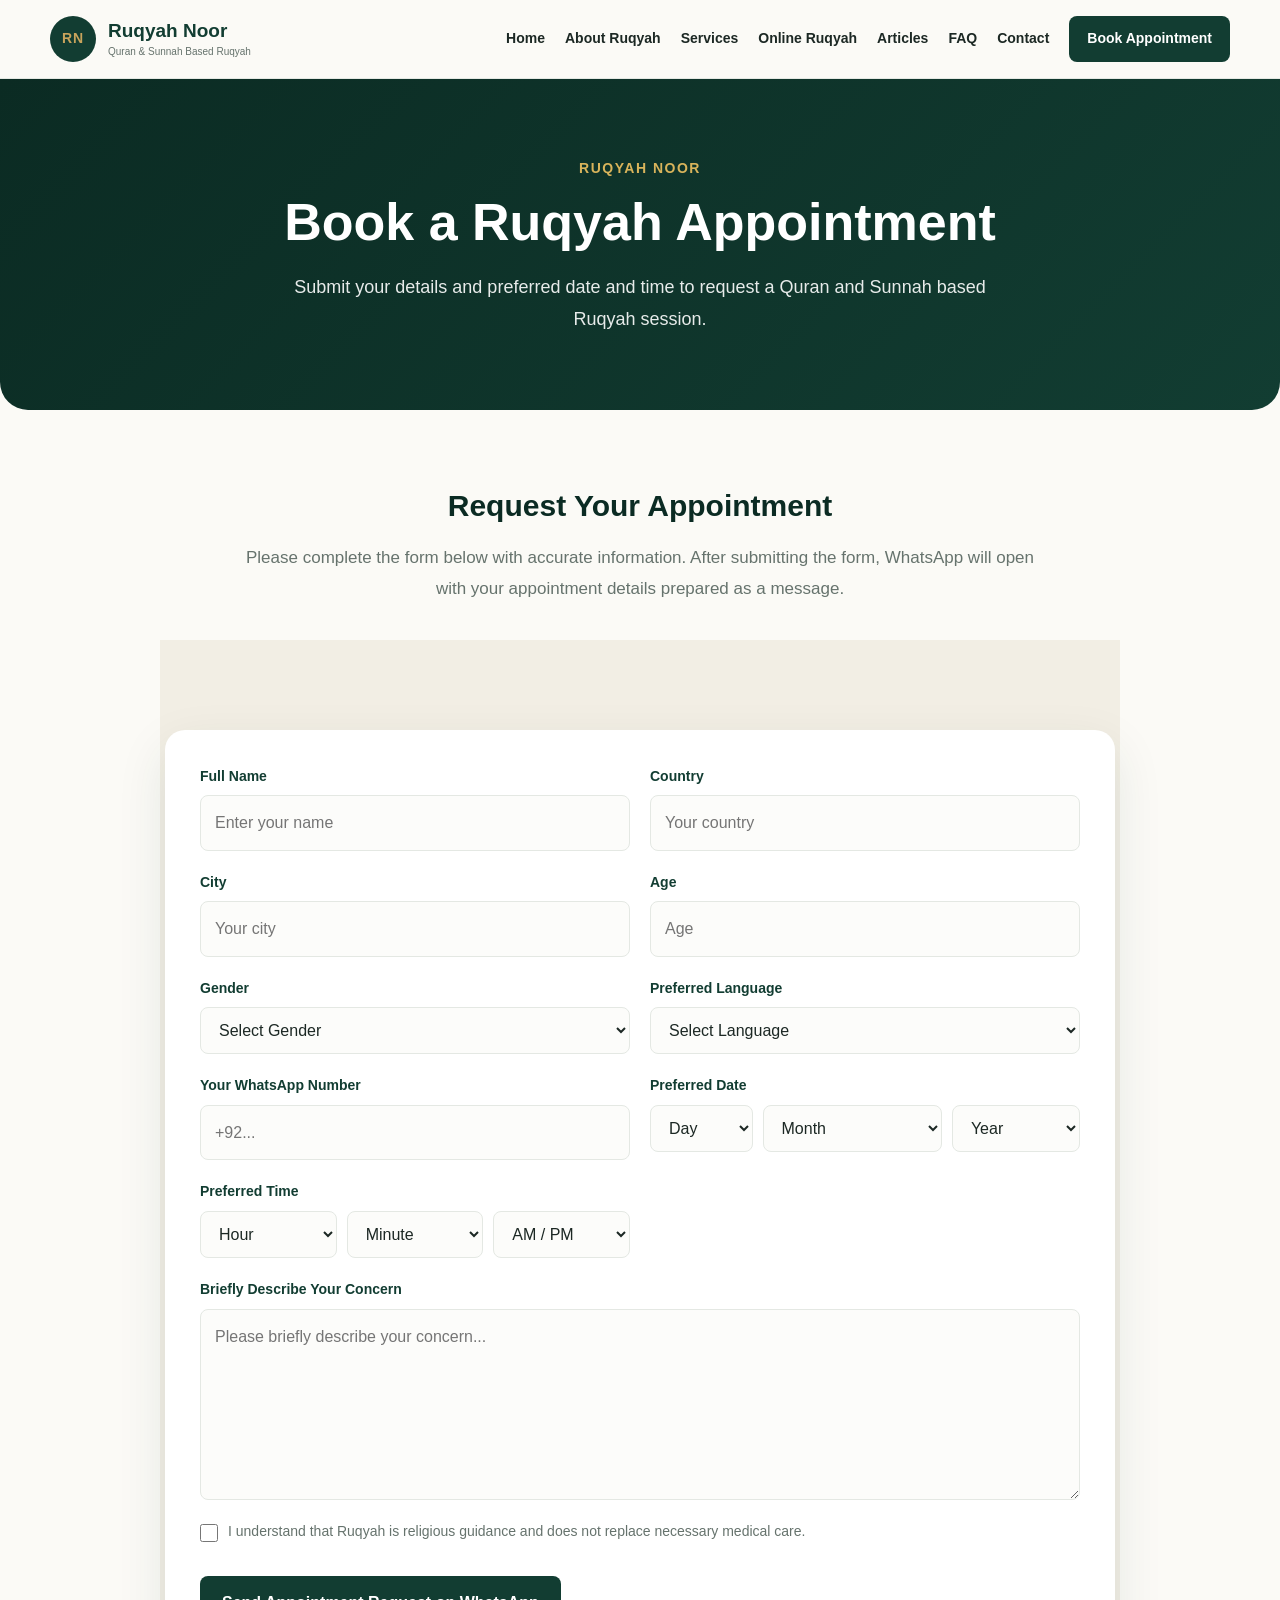
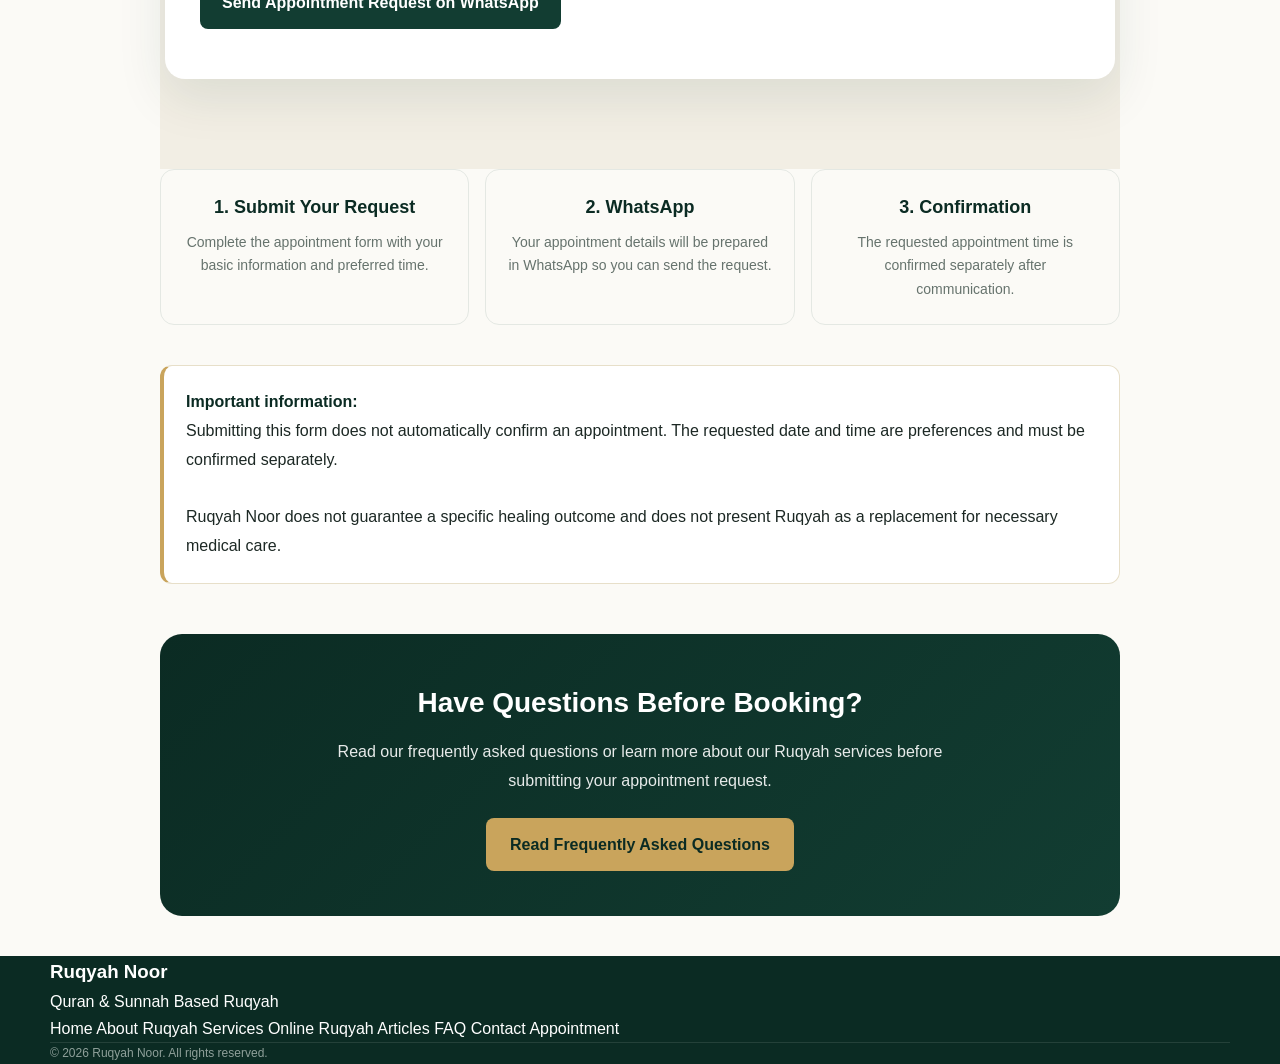
<file: appointment.html>
<!DOCTYPE html>

<html lang="en">

<head>

  <meta charset="UTF-8">

  <meta
    name="viewport"
    content="width=device-width, initial-scale=1.0"
  >

  <title>
    Book a Ruqyah Appointment | Ruqyah Noor
  </title>

  <meta
    name="description"
    content="Request a Ruqyah appointment with Ruqyah Noor. Submit your details, preferred date and time for a Quran and Sunnah based Ruqyah session."
  >

  <meta
    name="keywords"
    content="Ruqyah appointment, book Ruqyah, online Ruqyah appointment, Ruqyah Noor, Islamic Ruqyah session"
  >

  <meta
    name="robots"
    content="index, follow"
  >

  <link
    rel="canonical"
    href="https://ruqyahnoor.netlify.app/appointment.html"
  >

  <!-- Open Graph -->

  <meta
    property="og:title"
    content="Book a Ruqyah Appointment | Ruqyah Noor"
  >

  <meta
    property="og:description"
    content="Request a Quran and Sunnah based Ruqyah session through Ruqyah Noor."
  >

  <meta
    property="og:type"
    content="website"
  >

  <meta
    property="og:url"
    content="https://ruqyahnoor.netlify.app/appointment.html"
  >

  <meta
    property="og:site_name"
    content="Ruqyah Noor"
  >

  <link
    rel="stylesheet"
    href="style.css"
  >


  <style>

    /* =====================================================
       APPOINTMENT PAGE
    ===================================================== */

    .appointment-page {
      max-width: 1000px;
      margin: 0 auto;
      padding: 20px;
      box-sizing: border-box;
    }


    /* =====================================================
       HERO
    ===================================================== */

    .appointment-hero {

      background:
        linear-gradient(
          135deg,
          var(--green-dark),
          var(--green)
        );

      color: var(--white);

      padding: 75px 25px;

      text-align: center;

      border-radius: 0 0 28px 28px;

      margin-bottom: 50px;
    }


    .appointment-hero .eyebrow {

      color: var(--gold-light);

      font-size: 14px;

      font-weight: 700;

      letter-spacing: 1.5px;

      text-transform: uppercase;

      margin-bottom: 12px;
    }


    .appointment-hero h1 {

      margin: 0 0 18px;

      font-size: clamp(32px, 5vw, 52px);

      line-height: 1.15;

      font-weight: 800;
    }


    .appointment-hero p {

      max-width: 720px;

      margin: 0 auto;

      font-size: 18px;

      line-height: 1.8;

      color: rgba(255,255,255,0.9);
    }


    /* =====================================================
       INTRO
    ===================================================== */

    .appointment-intro {

      max-width: 800px;

      margin: 0 auto 35px;

      text-align: center;
    }


    .appointment-intro h2 {

      color: var(--green-dark);

      margin-bottom: 12px;

      font-size: 30px;
    }


    .appointment-intro p {

      color: var(--muted);

      line-height: 1.8;

      font-size: 17px;

      margin: 0;
    }


    /* =====================================================
       APPOINTMENT FORM
       ISOLATED FORM STYLE
    ===================================================== */

    .appointment-section {

      background: #f2eee4 !important;

      padding: 90px 0 !important;
    }


    /* =====================================================
       FORM BOX
    ===================================================== */

    #appointmentForm.appointment-form {

      max-width: 950px !important;

      margin: auto !important;

      background: #ffffff !important;

      border-radius: 20px !important;

      padding: 35px !important;

      box-shadow:
        0 18px 50px rgba(18, 61, 50, 0.10) !important;

      box-sizing: border-box !important;
    }


    /* =====================================================
       FORM GRID
    ===================================================== */

    #appointmentForm .form-grid {

      display: grid !important;

      grid-template-columns:
        repeat(2, 1fr) !important;

      gap: 20px !important;
    }


    /* =====================================================
       FORM GROUP
    ===================================================== */

    #appointmentForm .form-group {

      display: flex !important;

      flex-direction: column !important;
    }


    /* =====================================================
       FULL WIDTH
    ===================================================== */

    #appointmentForm .full-width {

      grid-column: 1 / -1 !important;
    }


    /* =====================================================
       LABEL
    ===================================================== */

    #appointmentForm .form-group label {

      color: #123d32 !important;

      font-weight: 700 !important;

      font-size: 14px !important;

      margin-bottom: 7px !important;
    }


    /* =====================================================
       INPUT / SELECT / TEXTAREA
    ===================================================== */

    #appointmentForm .form-group input,
    #appointmentForm .form-group select,
    #appointmentForm .form-group textarea {

      width: 100% !important;

      border: 1px solid #e4e8e3 !important;

      border-radius: 8px !important;

      padding: 13px 14px !important;

      background: #fcfcfa !important;

      color: #1c2824 !important;

      outline: none !important;

      transition: 0.2s ease !important;

      box-sizing: border-box !important;
    }


    /* =====================================================
       SELECT
    ===================================================== */

    #appointmentForm .form-group select {

      cursor: pointer !important;

      appearance: auto !important;
    }


    /* =====================================================
       FOCUS
    ===================================================== */

    #appointmentForm .form-group input:focus,
    #appointmentForm .form-group select:focus,
    #appointmentForm .form-group textarea:focus {

      border-color: #123d32 !important;

      box-shadow:
        0 0 0 3px rgba(18, 61, 50, 0.08) !important;
    }


    /* =====================================================
       TEXTAREA
    ===================================================== */

    #appointmentForm .form-group textarea {

      resize: vertical !important;

      min-height: 140px !important;
    }


    /* =====================================================
       DATE SELECTS
    ===================================================== */

    #appointmentForm .date-selects {

      display: grid !important;

      grid-template-columns:
        0.8fr 1.4fr 1fr !important;

      gap: 10px !important;
    }


    #appointmentForm .date-selects select {

      width: 100% !important;

      border: 1px solid #e4e8e3 !important;

      border-radius: 8px !important;

      padding: 13px 14px !important;

      background: #fcfcfa !important;

      color: #1c2824 !important;

      outline: none !important;

      cursor: pointer !important;

      box-sizing: border-box !important;
    }


    #appointmentForm .date-selects select:focus {

      border-color: #123d32 !important;

      box-shadow:
        0 0 0 3px rgba(18, 61, 50, 0.08) !important;
    }


    /* =====================================================
       TIME SELECTS
    ===================================================== */

    #appointmentForm .time-selects {

      display: grid !important;

      grid-template-columns:
        1fr 1fr 1fr !important;

      gap: 10px !important;
    }


    #appointmentForm .time-selects select {

      width: 100% !important;

      border: 1px solid #e4e8e3 !important;

      border-radius: 8px !important;

      padding: 13px 14px !important;

      background: #fcfcfa !important;

      color: #1c2824 !important;

      outline: none !important;

      cursor: pointer !important;

      transition: 0.2s ease !important;

      box-sizing: border-box !important;
    }


    #appointmentForm .time-selects select:focus {

      border-color: #123d32 !important;

      box-shadow:
        0 0 0 3px rgba(18, 61, 50, 0.08) !important;
    }


    /* =====================================================
       CONSENT
    ===================================================== */

    #appointmentForm .consent label {

      display: flex !important;

      flex-direction: row !important;

      align-items: flex-start !important;

      gap: 10px !important;

      color: #66736d !important;

      font-weight: 400 !important;
    }


    #appointmentForm .consent input {

      width: 18px !important;

      height: 18px !important;

      margin-top: 4px !important;
    }


    /* =====================================================
       SUBMIT BUTTON
    ===================================================== */

    #appointmentForm .submit-button {

      display: inline-block !important;

      width: auto !important;

      margin-top: 25px !important;

      border: 0 !important;

      background: #123d32 !important;

      color: #ffffff !important;

      padding: 13px 22px !important;

      min-height: 50px !important;

      border-radius: 8px !important;

      font-weight: 700 !important;

      cursor: pointer !important;

      transition: 0.25s ease !important;

      transform: none !important;
    }


    #appointmentForm .submit-button:hover {

      background: #1d5b49 !important;

      transform: translateY(-2px) !important;
    }


    /* =====================================================
       FORM MESSAGE
    ===================================================== */

    #appointmentForm .form-message {

      margin-top: 15px !important;

      font-size: 14px !important;

      color: #123d32 !important;
    }


    /* =====================================================
       TABLET FORM
    ===================================================== */

    @media (max-width: 850px) {

      .appointment-section {

        padding: 70px 0 !important;
      }


      #appointmentForm.appointment-form {

        padding: 30px !important;
      }

    }


    /* =====================================================
       MOBILE FORM
    ===================================================== */

    @media (max-width: 600px) {

      .appointment-section {

        padding: 60px 0 !important;
      }


      #appointmentForm.appointment-form {

        width: calc(100% - 28px) !important;

        padding: 22px !important;

        border-radius: 16px !important;
      }


      #appointmentForm .form-grid {

        grid-template-columns: 1fr !important;

        gap: 16px !important;
      }


      #appointmentForm .full-width {

        grid-column: auto !important;
      }


      #appointmentForm .form-group input,
      #appointmentForm .form-group select,
      #appointmentForm .form-group textarea {

        padding: 12px !important;

        font-size: 14px !important;
      }


      /* ===================================================
         MOBILE DATE — THREE SELECTS IN ONE ROW
      =================================================== */

      #appointmentForm .date-selects {

        display: grid !important;

        grid-template-columns:
          0.8fr 1.4fr 1fr !important;

        gap: 7px !important;

        width: 100% !important;
      }


      #appointmentForm .date-selects select {

        width: 100% !important;

        padding: 12px 8px !important;

        font-size: 14px !important;

        min-width: 0 !important;
      }


      /* ===================================================
         MOBILE TIME — THREE SELECTS IN ONE ROW
      =================================================== */

      #appointmentForm .time-selects {

        display: grid !important;

        grid-template-columns:
          1fr 1fr 1fr !important;

        gap: 7px !important;

        width: 100% !important;
      }


      #appointmentForm .time-selects select {

        width: 100% !important;

        padding: 12px 8px !important;

        font-size: 14px !important;

        min-width: 0 !important;
      }


      #appointmentForm .submit-button {

        width: 100% !important;
      }

    }


    /* =====================================================
       INFORMATION BOX
    ===================================================== */

    .appointment-info {

      display: grid;

      grid-template-columns:
        repeat(3, minmax(0, 1fr));

      gap: 16px;

      margin-bottom: 40px;
    }


    .info-card {

      background: var(--cream);

      border: 1px solid var(--line);

      border-radius: 14px;

      padding: 22px;

      text-align: center;
    }


    .info-card h3 {

      margin: 0 0 8px;

      color: var(--green-dark);

      font-size: 18px;
    }


    .info-card p {

      margin: 0;

      color: var(--muted);

      line-height: 1.7;

      font-size: 14px;
    }


    /* =====================================================
       NOTE
    ===================================================== */

    .appointment-note {

      background: var(--white);

      border: 1px solid #e7dfc9;

      border-left: 4px solid var(--gold);

      border-radius: 12px;

      padding: 22px;

      margin-bottom: 50px;

      color: var(--ink);

      line-height: 1.8;
    }


    .appointment-note strong {

      color: var(--green-dark);
    }


    /* =====================================================
       CTA
    ===================================================== */

    .appointment-cta {

      padding: 45px 25px;

      text-align: center;

      background:
        linear-gradient(
          135deg,
          var(--green-dark),
          var(--green)
        );

      color: var(--white);

      border-radius: 22px;

      margin-bottom: 20px;
    }


    .appointment-cta h2 {

      margin: 0 0 12px;

      font-size: 28px;
    }


    .appointment-cta p {

      max-width: 650px;

      margin: 0 auto 22px;

      color: rgba(255,255,255,0.9);

      line-height: 1.8;
    }


    .appointment-btn {

      display: inline-block;

      padding: 13px 24px;

      border-radius: 8px;

      background: var(--gold);

      color: var(--green-dark);

      text-decoration: none;

      font-weight: 700;

      transition: 0.25s ease;
    }


    .appointment-btn:hover {

      background: var(--gold-light);

      transform: translateY(-2px);
    }


    /* =====================================================
       MOBILE PAGE
    ===================================================== */

    @media (max-width: 700px) {

      .appointment-page {

        padding: 12px;
      }


      .appointment-hero {

        padding: 55px 18px;

        border-radius:
          0 0 20px 20px;

        margin-bottom: 40px;
      }


      .appointment-hero h1 {

        font-size: 34px;
      }


      .appointment-hero p {

        font-size: 16px;

        line-height: 1.7;
      }


      .appointment-info {

        grid-template-columns: 1fr;
      }


      .appointment-cta {

        padding: 38px 18px;

        border-radius: 18px;
      }

    }

  </style>

</head>


<body>


  <!-- =====================================================
       HEADER
  ===================================================== -->

  <header class="site-header">

    <div class="container header-inner">


      <!-- COMPLETE LOGO -->

      <a
        href="index.html"
        class="logo"
      >

        <span class="logo-mark">
          RN
        </span>

        <span class="logo-text">

          <strong>
            Ruqyah Noor
          </strong>

          <small>
            Quran &amp; Sunnah Based Ruqyah
          </small>

        </span>

      </a>


      <!-- MOBILE MENU BUTTON -->

      <button
        class="menu-toggle"
        id="menuToggle"
        aria-label="Open Menu"
        aria-expanded="false"
        type="button"
      >
        ☰
      </button>


      <!-- MAIN NAVIGATION -->

      <nav
        class="main-nav"
        id="mainNav"
      >

        <a href="index.html">
          Home
        </a>

        <a href="about-ruqyah.html">
          About Ruqyah
        </a>

        <a href="services.html">
          Services
        </a>

        <a href="online-ruqyah.html">
          Online Ruqyah
        </a>

        <a href="articles.html">
          Articles
        </a>

        <a href="faq.html">
          FAQ
        </a>

        <a href="contact.html">
          Contact
        </a>

        <a
          href="appointment.html"
          class="nav-button"
        >
          Book Appointment
        </a>

      </nav>

    </div>

  </header>


  <!-- =====================================================
       HERO
  ===================================================== -->

  <section class="appointment-hero">

    <div class="eyebrow">
      Ruqyah Noor
    </div>


    <h1>
      Book a Ruqyah Appointment
    </h1>


    <p>
      Submit your details and preferred date and time
      to request a Quran and Sunnah based Ruqyah session.
    </p>

  </section>


  <main class="appointment-page">


    <!-- =====================================================
         INTRO
    ===================================================== -->

    <section class="appointment-intro">

      <h2>
        Request Your Appointment
      </h2>


      <p>
        Please complete the form below with accurate
        information. After submitting the form, WhatsApp
        will open with your appointment details prepared
        as a message.
      </p>

    </section>


    <!-- =====================================================
         APPOINTMENT FORM
    ===================================================== -->

    <section class="appointment-section">


      <form
        id="appointmentForm"
        class="appointment-form"
      >

        <div class="form-grid">


          <!-- NAME -->

          <div class="form-group">

            <label for="name">
              Full Name
            </label>

            <input
              type="text"
              id="name"
              name="name"
              placeholder="Enter your name"
              required
            >

          </div>


          <!-- COUNTRY -->

          <div class="form-group">

            <label for="country">
              Country
            </label>

            <input
              type="text"
              id="country"
              name="country"
              placeholder="Your country"
              required
            >

          </div>


          <!-- CITY -->

          <div class="form-group">

            <label for="city">
              City
            </label>

            <input
              type="text"
              id="city"
              name="city"
              placeholder="Your city"
            >

          </div>


          <!-- AGE -->

          <div class="form-group">

            <label for="age">
              Age
            </label>

            <input
              type="number"
              id="age"
              name="age"
              placeholder="Age"
              min="1"
              max="120"
            >

          </div>


          <!-- GENDER -->

          <div class="form-group">

            <label for="gender">
              Gender
            </label>

            <select
              id="gender"
              name="gender"
            >

              <option value="">
                Select Gender
              </option>

              <option value="Male">
                Male
              </option>

              <option value="Female">
                Female
              </option>

            </select>

          </div>


          <!-- LANGUAGE -->

          <div class="form-group">

            <label for="language">
              Preferred Language
            </label>

            <select
              id="language"
              name="language"
            >

              <option value="">
                Select Language
              </option>

              <option value="English">
                English
              </option>

              <option value="Urdu">
                اردو
              </option>

              <option value="Arabic">
                العربية
              </option>

            </select>

          </div>


          <!-- WHATSAPP -->

          <div class="form-group">

            <label for="whatsapp">
              Your WhatsApp Number
            </label>

            <input
              type="tel"
              id="whatsapp"
              name="whatsapp"
              placeholder="+92..."
              required
            >

          </div>


          <!-- DATE -->

          <div class="form-group">

            <label>
              Preferred Date
            </label>


            <div class="date-selects">


              <select
                id="dateDay"
                name="dateDay"
                required
              >

                <option value="">
                  Day
                </option>

              </select>


              <select
                id="dateMonth"
                name="dateMonth"
                required
              >

                <option value="">
                  Month
                </option>

                <option value="01">
                  January
                </option>

                <option value="02">
                  February
                </option>

                <option value="03">
                  March
                </option>

                <option value="04">
                  April
                </option>

                <option value="05">
                  May
                </option>

                <option value="06">
                  June
                </option>

                <option value="07">
                  July
                </option>

                <option value="08">
                  August
                </option>

                <option value="09">
                  September
                </option>

                <option value="10">
                  October
                </option>

                <option value="11">
                  November
                </option>

                <option value="12">
                  December
                </option>

              </select>


              <select
                id="dateYear"
                name="dateYear"
                required
              >

                <option value="">
                  Year
                </option>

              </select>

            </div>

          </div>


          <!-- TIME -->

          <div class="form-group">

            <label for="timeHour">
              Preferred Time
            </label>


            <div class="time-selects">


              <select
                id="timeHour"
                name="timeHour"
                required
              >

                <option value="">
                  Hour
                </option>

              </select>


              <select
                id="timeMinute"
                name="timeMinute"
                required
              >

                <option value="">
                  Minute
                </option>

              </select>


              <select
                id="timePeriod"
                name="timePeriod"
                required
              >

                <option value="">
                  AM / PM
                </option>

                <option value="AM">
                  AM
                </option>

                <option value="PM">
                  PM
                </option>

              </select>

            </div>

          </div>


          <!-- CONCERN -->

          <div class="form-group full-width">

            <label for="concern">
              Briefly Describe Your Concern
            </label>

            <textarea
              id="concern"
              name="concern"
              rows="6"
              placeholder="Please briefly describe your concern..."
              required
            ></textarea>

          </div>


          <!-- CONSENT -->

          <div class="form-group full-width consent">

            <label>

              <input
                type="checkbox"
                id="consent"
                name="consent"
                required
              >

              <span>

                I understand that Ruqyah is religious
                guidance and does not replace necessary
                medical care.

              </span>

            </label>

          </div>


        </div>


        <!-- SUBMIT -->

        <button
          type="submit"
          class="btn btn-primary submit-button"
        >
          Send Appointment Request on WhatsApp
        </button>


        <!-- MESSAGE -->

        <p
          id="formMessage"
          class="form-message"
        ></p>


      </form>

    </section>


    <!-- =====================================================
         INFORMATION CARDS
    ===================================================== -->

    <section class="appointment-info">


      <div class="info-card">

        <h3>
          1. Submit Your Request
        </h3>

        <p>
          Complete the appointment form with your basic
          information and preferred time.
        </p>

      </div>


      <div class="info-card">

        <h3>
          2. WhatsApp
        </h3>

        <p>
          Your appointment details will be prepared in
          WhatsApp so you can send the request.
        </p>

      </div>


      <div class="info-card">

        <h3>
          3. Confirmation
        </h3>

        <p>
          The requested appointment time is confirmed
          separately after communication.
        </p>

      </div>


    </section>


    <!-- =====================================================
         IMPORTANT NOTE
    ===================================================== -->

    <div class="appointment-note">

      <strong>
        Important information:
      </strong>

      <br>

      Submitting this form does not automatically confirm
      an appointment. The requested date and time are
      preferences and must be confirmed separately.

      <br><br>

      Ruqyah Noor does not guarantee a specific healing
      outcome and does not present Ruqyah as a replacement
      for necessary medical care.

    </div>


    <!-- =====================================================
         CTA
    ===================================================== -->

    <section class="appointment-cta">

      <h2>
        Have Questions Before Booking?
      </h2>


      <p>
        Read our frequently asked questions or learn more
        about our Ruqyah services before submitting your
        appointment request.
      </p>


      <a
        href="faq.html"
        class="appointment-btn"
      >
        Read Frequently Asked Questions
      </a>

    </section>


  </main>


  <!-- =====================================================
       FOOTER
  ===================================================== -->

  <footer class="site-footer">

    <div class="container">


      <div class="footer-brand">

        <h3>
          Ruqyah Noor
        </h3>

        <p>
          Quran &amp; Sunnah Based Ruqyah
        </p>

      </div>


      <div class="footer-links">

        <a href="index.html">
          Home
        </a>

        <a href="about-ruqyah.html">
          About Ruqyah
        </a>

        <a href="services.html">
          Services
        </a>

        <a href="online-ruqyah.html">
          Online Ruqyah
        </a>

        <a href="articles.html">
          Articles
        </a>

        <a href="faq.html">
          FAQ
        </a>

        <a href="contact.html">
          Contact
        </a>

        <a href="appointment.html">
          Appointment
        </a>

      </div>


      <div class="footer-bottom">

        <p>

          ©

          <span id="year"></span>

          Ruqyah Noor.
          All rights reserved.

        </p>

      </div>


    </div>

  </footer>


  <!-- =====================================================
       MAIN JAVASCRIPT
       MOBILE MENU + APPOINTMENT + WHATSAPP
  ===================================================== -->

  <script src="script.js"></script>


</body>

</html>
</file>
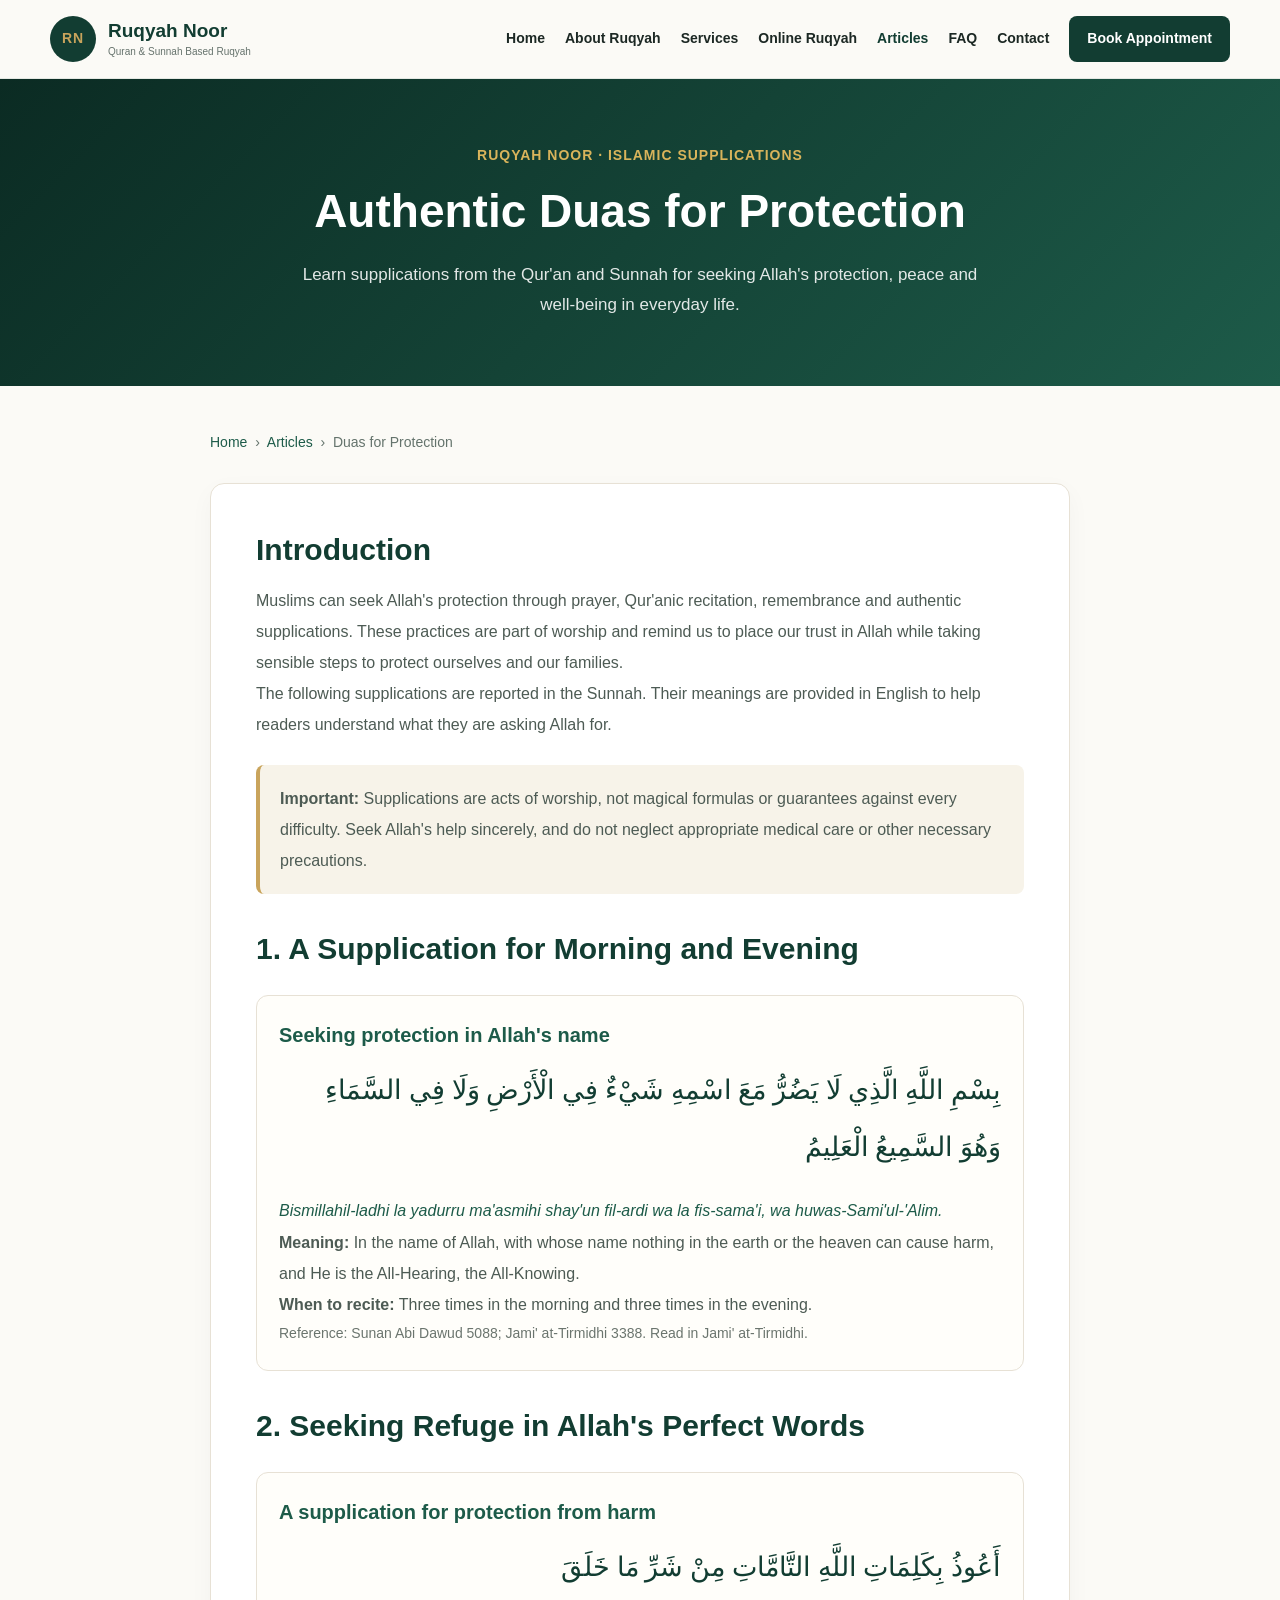
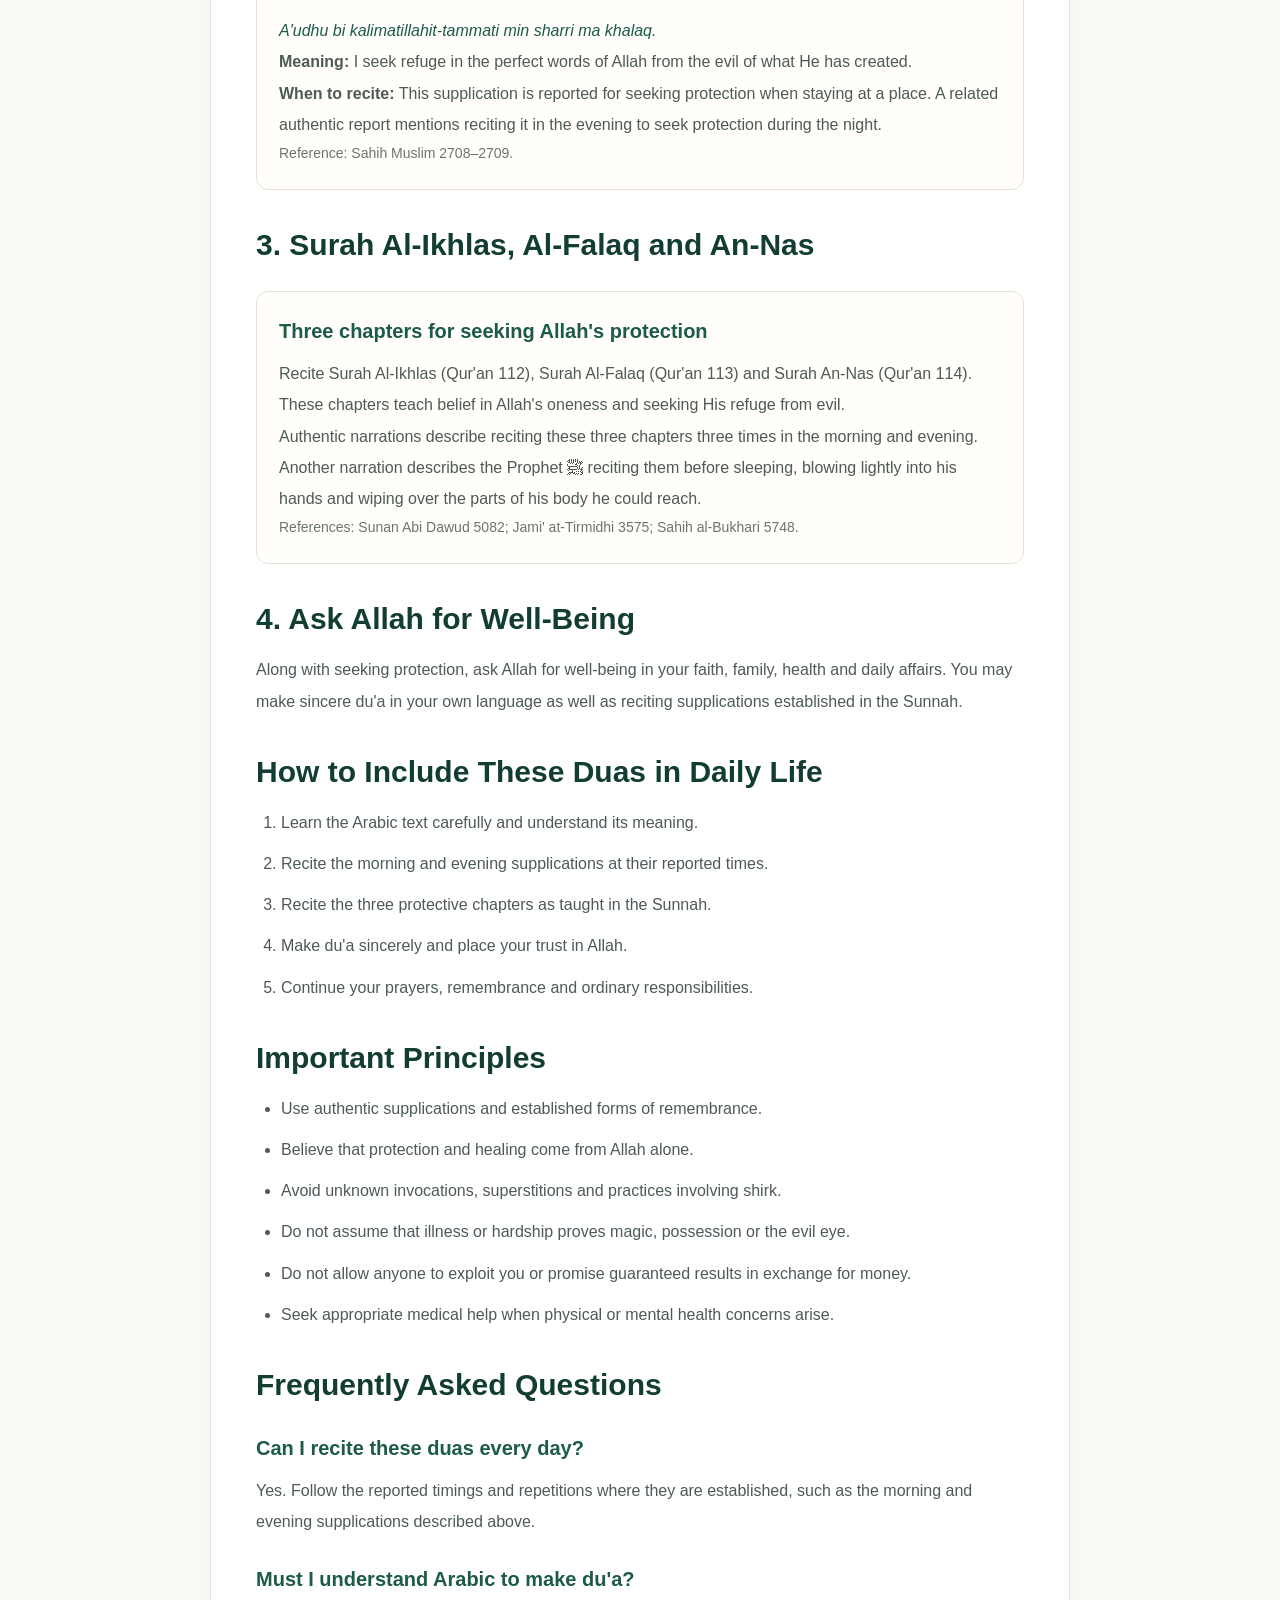
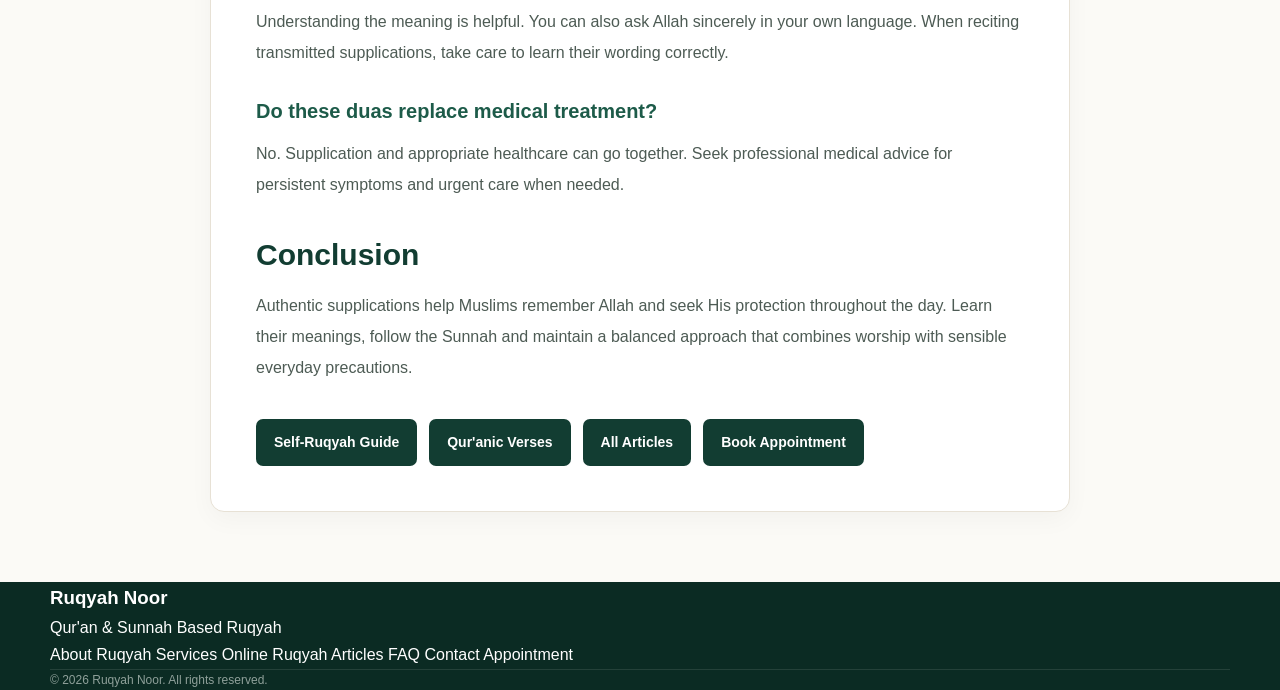
<file: article-duas-for-protection.html>
<!DOCTYPE html>
<html lang="en">
<head>
  <meta charset="UTF-8">
  <meta name="viewport" content="width=device-width, initial-scale=1.0">

  <title>Authentic Duas for Protection | Ruqyah Noor</title>
  <meta name="description" content="Learn authentic Islamic supplications for protection from the Qur'an and Sunnah, with Arabic text, English meanings and hadith references.">
  <meta name="keywords" content="Duas for Protection, Islamic Supplications, Morning and Evening Adhkar, Authentic Duas, Ruqyah Shariah, Quran and Sunnah, Ruqyah Noor">
  <meta name="robots" content="index, follow">
  <link rel="canonical" href="https://ruqyahnoor.netlify.app/article-duas-for-protection.html">

  <meta property="og:title" content="Authentic Duas for Protection | Ruqyah Noor">
  <meta property="og:description" content="Read authentic supplications for protection from the Qur'an and Sunnah, with Arabic text, meanings and references.">
  <meta property="og:type" content="article">
  <meta property="og:url" content="https://ruqyahnoor.netlify.app/article-duas-for-protection.html">
  <meta property="og:site_name" content="Ruqyah Noor">

  <link rel="stylesheet" href="style.css">

  <script type="application/ld+json">
  {
    "@context": "https://schema.org",
    "@type": "Article",
    "headline": "Authentic Duas for Protection from the Quran and Sunnah",
    "description": "Learn authentic Islamic supplications for protection from the Quran and Sunnah, including Arabic text, transliteration, English meanings, recommended timings and hadith references.",
    "mainEntityOfPage": "https://ruqyahnoor.netlify.app/article-duas-for-protection.html",
    "author": {
    "@type": "Organization",
    "name": "Ruqyah Noor"
    },
    "publisher": {
    "@type": "Organization",
    "name": "Ruqyah Noor",
    "url": "https://ruqyahnoor.netlify.app/"
    },
    "inLanguage": "en"
  }
  </script>

  <style>
    .article-page {
      background: var(--cream, #f8f5ed);
    }

    .article-hero {
      background: linear-gradient(135deg, #0b2b23, #1d5b49);
      color: #fff;
      padding: 65px 20px;
      text-align: center;
    }

    .article-hero-inner {
      max-width: 850px;
      margin: auto;
    }

    .article-eyebrow {
      color: #d9b45b;
      font-size: 14px;
      font-weight: 700;
      letter-spacing: 1px;
      margin-bottom: 14px;
    }

    .article-hero h1 {
      font-size: clamp(30px, 5vw, 46px);
      line-height: 1.3;
      margin: 0 0 18px;
    }

    .article-hero p {
      max-width: 700px;
      margin: auto;
      color: rgba(255,255,255,.88);
      line-height: 1.8;
      font-size: 17px;
    }

    .article-container {
      max-width: 900px;
      margin: auto;
      padding: 45px 20px 70px;
    }

    .article-breadcrumb {
      font-size: 14px;
      margin-bottom: 28px;
      color: #64736c;
    }

    .article-breadcrumb a {
      color: #1d5b49;
      text-decoration: none;
    }

    .article-content {
      background: #fff;
      border: 1px solid #e7e1d5;
      border-radius: 14px;
      padding: clamp(22px, 5vw, 45px);
      box-shadow: 0 8px 25px rgba(0,0,0,.035);
    }

    .article-content h2 {
      color: #123d32;
      font-size: clamp(23px, 4vw, 30px);
      line-height: 1.4;
      margin: 34px 0 14px;
    }

    .article-content h2:first-child {
      margin-top: 0;
    }

    .article-content h3 {
      color: #1d5b49;
      font-size: 20px;
      margin: 25px 0 10px;
    }

    .article-content p,
    .article-content li {
      color: #4d5b54;
      font-size: 16px;
      line-height: 1.95;
    }

    .article-content ul,
    .article-content ol {
      padding-left: 25px;
    }

    .article-content li {
      margin-bottom: 10px;
    }

    .dua-card {
      border: 1px solid #e7e1d5;
      border-radius: 12px;
      padding: 22px;
      margin: 25px 0;
      background: #fffefa;
    }

    .dua-card h3 {
      margin-top: 0;
    }

    .arabic-text {
      direction: rtl;
      text-align: right;
      font-size: 27px !important;
      line-height: 2.1 !important;
      color: #123d32 !important;
      font-family: "Noto Naskh Arabic", "Amiri", serif;
    }

    .transliteration {
      color: #1d5b49 !important;
      font-style: italic;
    }

    .reference {
      font-size: 14px !important;
      color: #6b756e !important;
    }

    .article-note {
      background: #f7f3e9;
      border-left: 4px solid #c9a45c;
      border-radius: 8px;
      padding: 18px 20px;
      margin: 24px 0;
    }

    .article-note p {
      margin: 0;
    }

    .article-links {
      display: flex;
      flex-wrap: wrap;
      gap: 12px;
      margin-top: 35px;
    }

    .article-links a {
      display: inline-block;
      padding: 12px 18px;
      border-radius: 7px;
      background: #123d32;
      color: #fff;
      text-decoration: none;
      font-weight: 700;
      font-size: 14px;
    }

    .article-links a:hover {
      background: #1d5b49;
    }

    @media (max-width: 600px) {
      .article-hero {
        padding: 48px 17px;
      }

      .article-container {
        padding: 30px 14px 50px;
      }

      .article-content {
        padding: 22px 18px;
      }

      .dua-card {
        padding: 17px;
      }

      .arabic-text {
        font-size: 24px !important;
      }
    }
  </style>
 
 
<script type="application/ld+json">
{
  "@context": "https://schema.org",
  "@type": "BreadcrumbList",
  "itemListElement": [
    {
      "@type": "ListItem",
      "position": 1,
      "name": "Home",
      "item": "https://ruqyahnoor.netlify.app/"
    },
    {
      "@type": "ListItem",
      "position": 2,
      "name": "Articles",
      "item": "https://ruqyahnoor.netlify.app/articles.html"
    },
    {
      "@type": "ListItem",
      "position": 3,
      "name": "Duas for Protection",
      "item": "https://ruqyahnoor.netlify.app/article-duas-for-protection.html"
    }
  ]
}
</script>




</head>

<body class="article-page">

  <header class="site-header">
    <div class="container header-inner">
      <a href="index.html" class="logo">
        <span class="logo-mark">RN</span>
        <span class="logo-text">
          <strong>Ruqyah Noor</strong>
          <small>Quran &amp; Sunnah Based Ruqyah</small>
        </span>
      </a>

      <button
        class="menu-toggle"
        id="menuToggle"
        aria-label="Open Menu"
        aria-expanded="false"
        type="button">
        ☰
      </button>

      <nav class="main-nav" id="mainNav">
        <a href="index.html">Home</a>
        <a href="about-ruqyah.html">About Ruqyah</a>
        <a href="services.html">Services</a>
        <a href="online-ruqyah.html">Online Ruqyah</a>
        <a href="articles.html" class="active">Articles</a>
        <a href="faq.html">FAQ</a>
        <a href="contact.html">Contact</a>
        <a href="appointment.html" class="nav-button">Book Appointment</a>
      </nav>
    </div>
  </header>

  <section class="article-hero">
    <div class="article-hero-inner">
      <div class="article-eyebrow">RUQYAH NOOR · ISLAMIC SUPPLICATIONS</div>
      <h1>Authentic Duas for Protection</h1>
      <p>
        Learn supplications from the Qur'an and Sunnah for seeking
        Allah's protection, peace and well-being in everyday life.
      </p>
    </div>
  </section>

  <main class="article-container">

    <div class="article-breadcrumb">
      <a href="index.html">Home</a> &nbsp;›&nbsp;
      <a href="articles.html">Articles</a> &nbsp;›&nbsp;
      Duas for Protection
    </div>

    <article class="article-content">

      <h2>Introduction</h2>

      <p>
        Muslims can seek Allah's protection through prayer, Qur'anic
        recitation, remembrance and authentic supplications. These
        practices are part of worship and remind us to place our
        trust in Allah while taking sensible steps to protect
        ourselves and our families.
      </p>

      <p>
        The following supplications are reported in the Sunnah.
        Their meanings are provided in English to help readers
        understand what they are asking Allah for.
      </p>

      <div class="article-note">
        <p>
          <strong>Important:</strong> Supplications are acts of worship,
          not magical formulas or guarantees against every difficulty.
          Seek Allah's help sincerely, and do not neglect appropriate
          medical care or other necessary precautions.
        </p>
      </div>

      <h2>1. A Supplication for Morning and Evening</h2>

      <div class="dua-card">
        <h3>Seeking protection in Allah's name</h3>

        <p class="arabic-text" lang="ar">
          بِسْمِ اللَّهِ الَّذِي لَا يَضُرُّ مَعَ اسْمِهِ
          شَيْءٌ فِي الْأَرْضِ وَلَا فِي السَّمَاءِ
          وَهُوَ السَّمِيعُ الْعَلِيمُ
        </p>

        <p class="transliteration">
          Bismillahil-ladhi la yadurru ma'asmihi
          shay'un fil-ardi wa la fis-sama'i,
          wa huwas-Sami'ul-'Alim.
        </p>

        <p>
          <strong>Meaning:</strong> In the name of Allah, with whose
          name nothing in the earth or the heaven can cause harm,
          and He is the All-Hearing, the All-Knowing.
        </p>

        <p>
          <strong>When to recite:</strong> Three times in the morning
          and three times in the evening.
        </p>

        <p class="reference">
          Reference: Sunan Abi Dawud 5088; Jami' at-Tirmidhi 3388.

        <a href="https://sunnah.com/tirmidhi:3388" target="_blank" rel="noopener noreferrer">Read in Jami' at-Tirmidhi</a>.

        </p>
      </div>

      <h2>2. Seeking Refuge in Allah's Perfect Words</h2>

      <div class="dua-card">
        <h3>A supplication for protection from harm</h3>

        <p class="arabic-text" lang="ar">
          أَعُوذُ بِكَلِمَاتِ اللَّهِ التَّامَّاتِ
          مِنْ شَرِّ مَا خَلَقَ
        </p>

        <p class="transliteration">
          A'udhu bi kalimatillahit-tammati min sharri ma khalaq.
        </p>

        <p>
          <strong>Meaning:</strong> I seek refuge in the perfect
          words of Allah from the evil of what He has created.
        </p>

        <p>
          <strong>When to recite:</strong> This supplication is
          reported for seeking protection when staying at a place.
          A related authentic report mentions reciting it in the
          evening to seek protection during the night.
        </p>

        <p class="reference">
          Reference: Sahih Muslim 2708–2709.
        </p>
      </div>

      <h2>3. Surah Al-Ikhlas, Al-Falaq and An-Nas</h2>

      <div class="dua-card">
        <h3>Three chapters for seeking Allah's protection</h3>

        <p>
          Recite Surah Al-Ikhlas (Qur'an 112), Surah Al-Falaq
          (Qur'an 113) and Surah An-Nas (Qur'an 114). These chapters
          teach belief in Allah's oneness and seeking His refuge
          from evil.
        </p>

        <p>
          Authentic narrations describe reciting these three
          chapters three times in the morning and evening.
          Another narration describes the Prophet ﷺ reciting them
          before sleeping, blowing lightly into his hands and
          wiping over the parts of his body he could reach.
        </p>

        <p class="reference">
          References: Sunan Abi Dawud 5082; Jami' at-Tirmidhi 3575;
          Sahih al-Bukhari 5748.
        </p>
      </div>

      <h2>4. Ask Allah for Well-Being</h2>

      <p>
        Along with seeking protection, ask Allah for well-being
        in your faith, family, health and daily affairs. You may
        make sincere du'a in your own language as well as reciting
        supplications established in the Sunnah.
      </p>

      <h2>How to Include These Duas in Daily Life</h2>

      <ol>
        <li>Learn the Arabic text carefully and understand its meaning.</li>
        <li>Recite the morning and evening supplications at their reported times.</li>
        <li>Recite the three protective chapters as taught in the Sunnah.</li>
        <li>Make du'a sincerely and place your trust in Allah.</li>
        <li>Continue your prayers, remembrance and ordinary responsibilities.</li>
      </ol>

      <h2>Important Principles</h2>

      <ul>
        <li>Use authentic supplications and established forms of remembrance.</li>
        <li>Believe that protection and healing come from Allah alone.</li>
        <li>Avoid unknown invocations, superstitions and practices involving shirk.</li>
        <li>Do not assume that illness or hardship proves magic, possession or the evil eye.</li>
        <li>Do not allow anyone to exploit you or promise guaranteed results in exchange for money.</li>
        <li>Seek appropriate medical help when physical or mental health concerns arise.</li>
      </ul>

      <h2>Frequently Asked Questions</h2>

      <h3>Can I recite these duas every day?</h3>
      <p>
        Yes. Follow the reported timings and repetitions where
        they are established, such as the morning and evening
        supplications described above.
      </p>

      <h3>Must I understand Arabic to make du'a?</h3>
      <p>
        Understanding the meaning is helpful. You can also ask
        Allah sincerely in your own language. When reciting
        transmitted supplications, take care to learn their wording
        correctly.
      </p>

      <h3>Do these duas replace medical treatment?</h3>
      <p>
        No. Supplication and appropriate healthcare can go together.
        Seek professional medical advice for persistent symptoms
        and urgent care when needed.
      </p>

      <h2>Conclusion</h2>

      <p>
        Authentic supplications help Muslims remember Allah and
        seek His protection throughout the day. Learn their
        meanings, follow the Sunnah and maintain a balanced approach
        that combines worship with sensible everyday precautions.
      </p>

      <div class="article-links">
        <a href="article-self-ruqyah.html">Self-Ruqyah Guide</a>
        <a href="article-quranic-verses-ruqyah.html">Qur'anic Verses</a>
        <a href="articles.html">All Articles</a>
        <a href="appointment.html">Book Appointment</a>
      </div>

    </article>
  </main>

  <footer class="site-footer">
    <div class="container">
      <div class="footer-content">
        <div>
          <h3>Ruqyah Noor</h3>
          <p>Qur'an &amp; Sunnah Based Ruqyah</p>
        </div>

        <div class="footer-links">
          <a href="about-ruqyah.html">About Ruqyah</a>
          <a href="services.html">Services</a>
          <a href="online-ruqyah.html">Online Ruqyah</a>
          <a href="articles.html">Articles</a>
          <a href="faq.html">FAQ</a>
          <a href="contact.html">Contact</a>
          <a href="appointment.html">Appointment</a>
        </div>
      </div>

      <div class="footer-bottom">
        <p>© <span id="year"></span> Ruqyah Noor. All rights reserved.</p>
      </div>
    </div>
  </footer>

  <script src="script.js"></script>
</body>
</html>
</file>
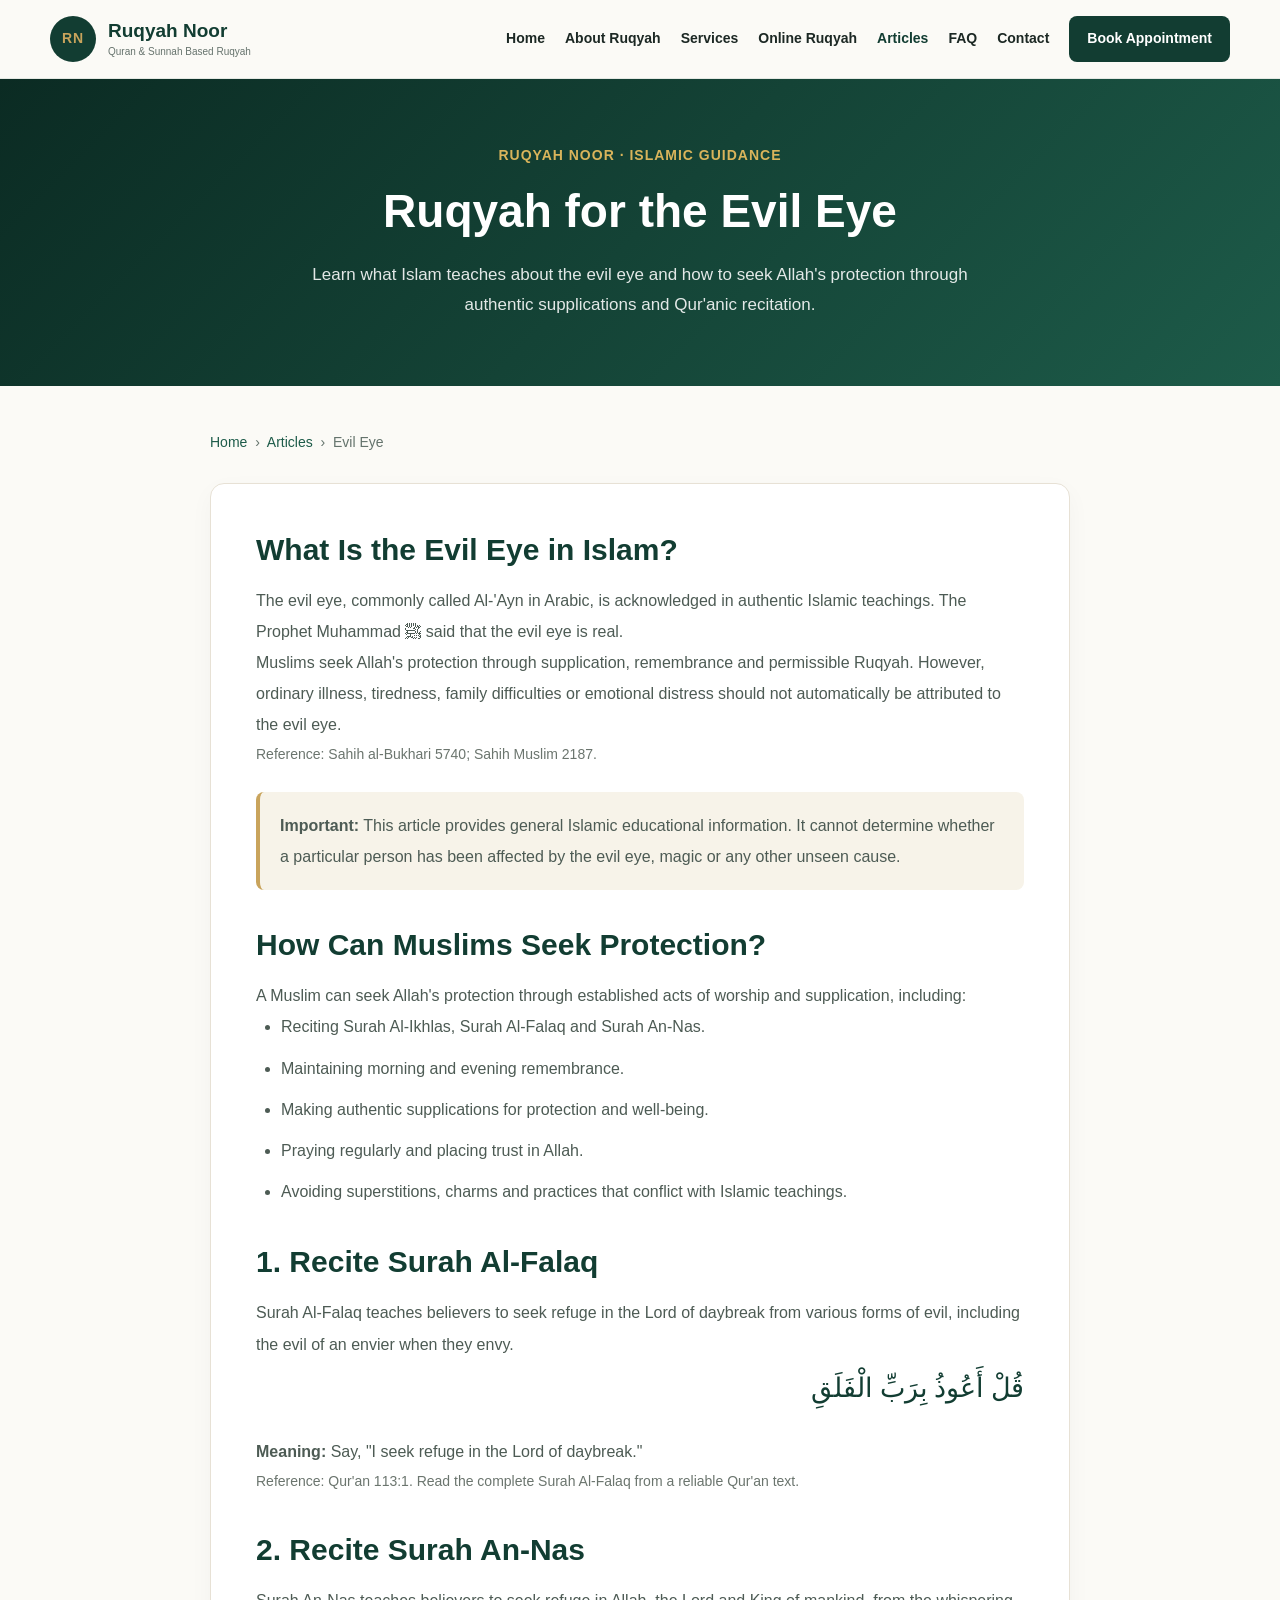
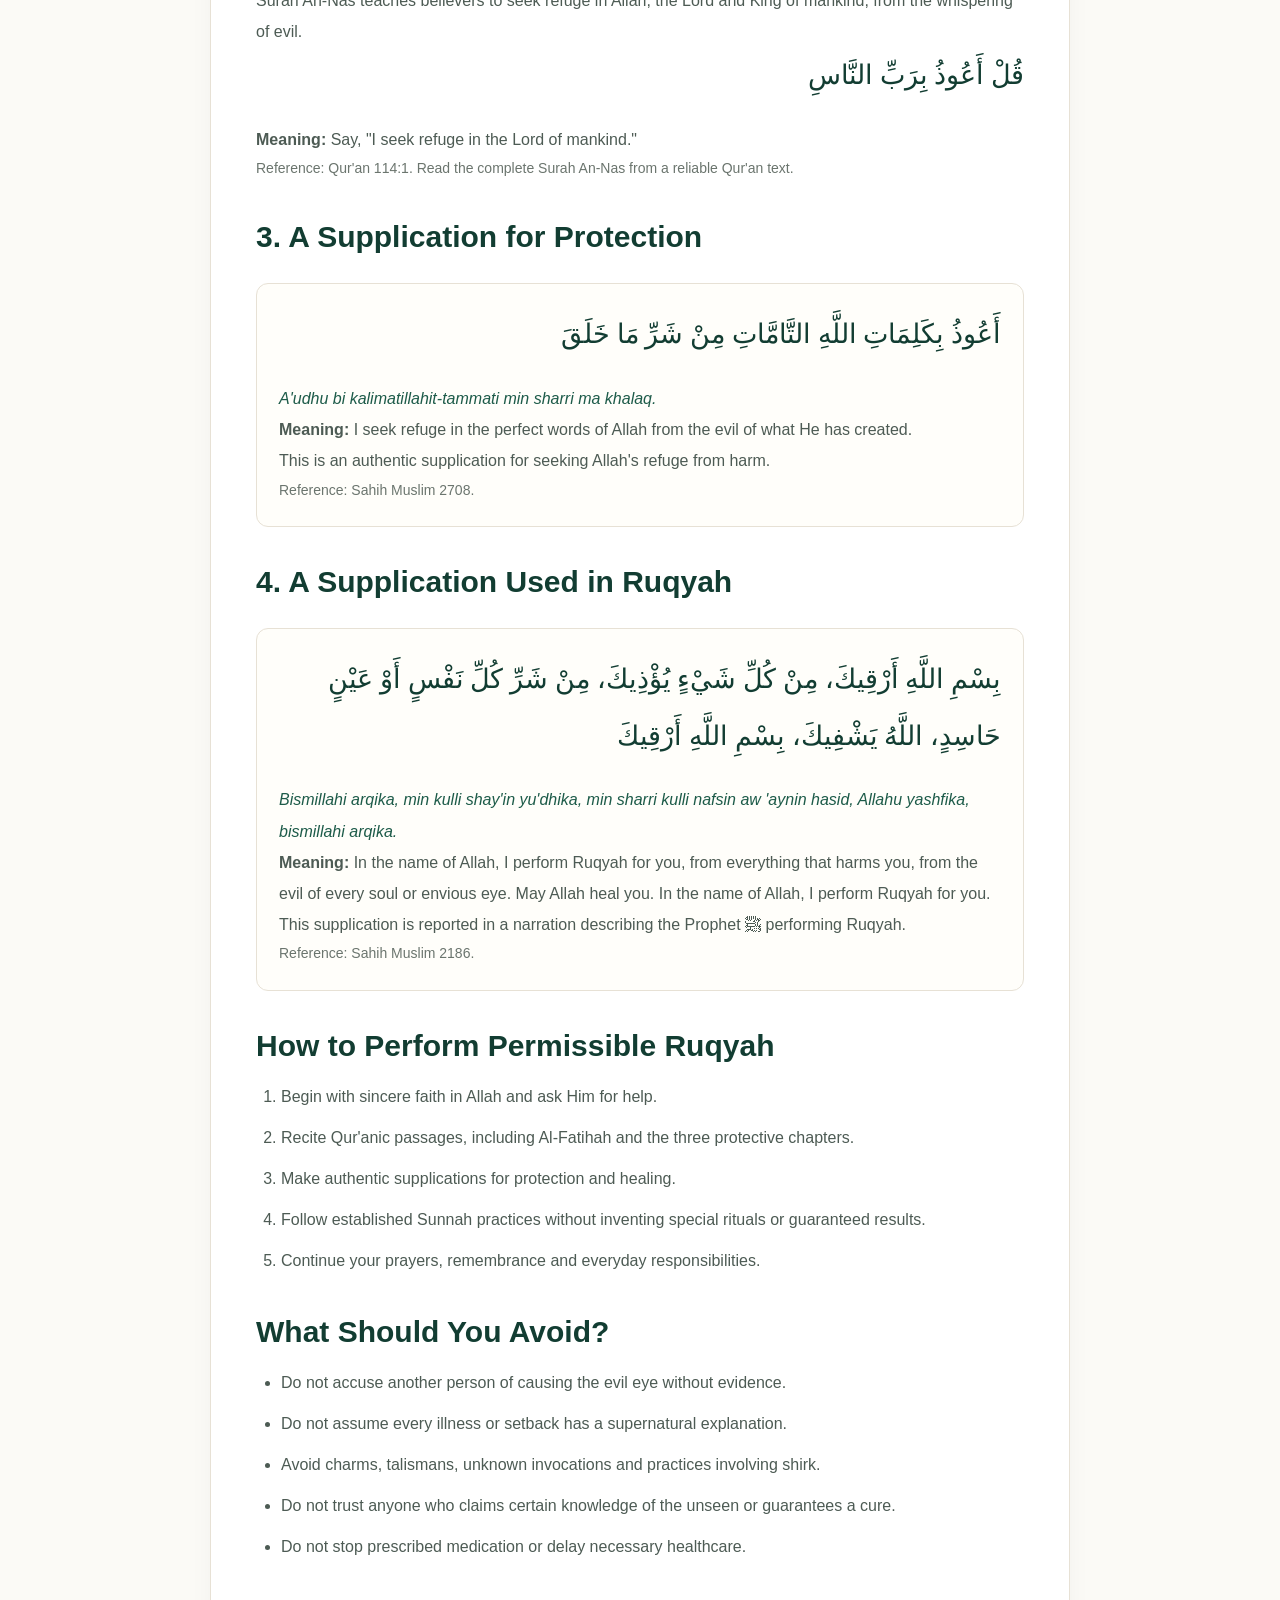
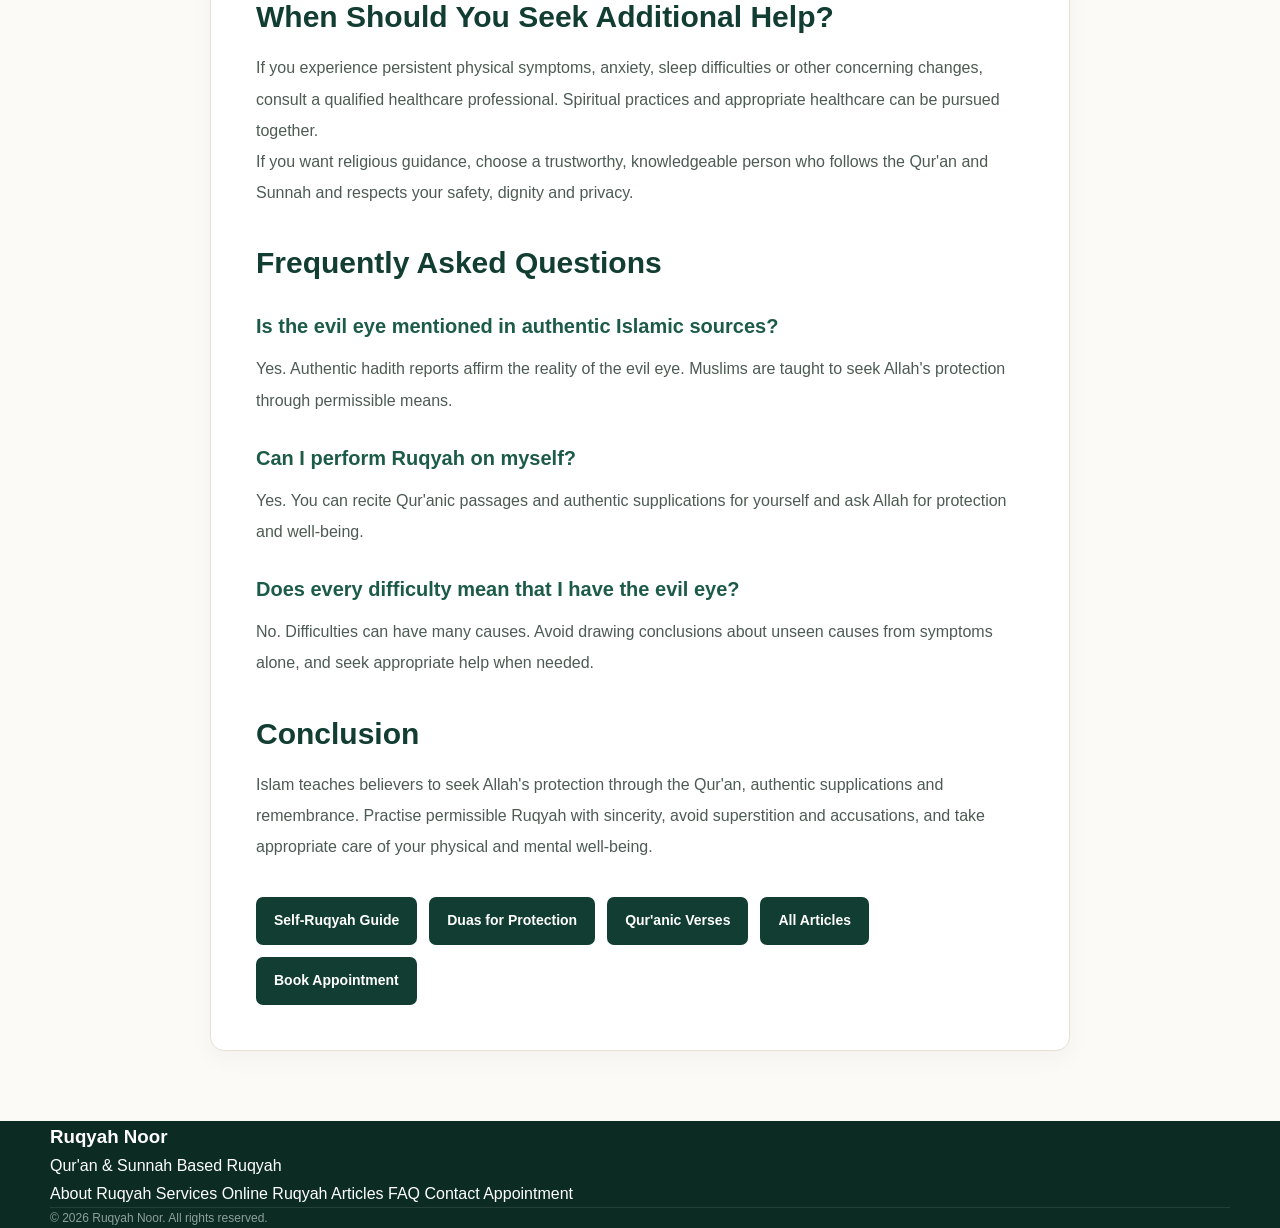
<file: article-evil-eye.html>
<!DOCTYPE html>
<html lang="en">
<head>
  <meta charset="UTF-8">
  <meta name="viewport" content="width=device-width, initial-scale=1.0">

  <title>Ruqyah for the Evil Eye | Islamic Guidance | Ruqyah Noor</title>
  <meta name="description" content="Learn about the evil eye in Islam and authentic ways to seek Allah's protection through Qur'anic recitation, supplications and permissible Ruqyah.">
  <meta name="keywords" content="Ruqyah for Evil Eye, Evil Eye in Islam, Protection from Evil Eye, Islamic Ruqyah, Surah Al-Falaq, Authentic Duas, Ruqyah Noor">
  <meta name="robots" content="index, follow">
  <link rel="canonical" href="https://ruqyahnoor.netlify.app/article-evil-eye.html">

  <meta property="og:title" content="Ruqyah for the Evil Eye | Ruqyah Noor">
  <meta property="og:description" content="Understand the evil eye in Islam and learn authentic supplications and Qur'anic recitations for seeking Allah's protection.">
  <meta property="og:type" content="article">
  <meta property="og:url" content="https://ruqyahnoor.netlify.app/article-evil-eye.html">
  <meta property="og:site_name" content="Ruqyah Noor">

  <link rel="stylesheet" href="style.css">

  <script type="application/ld+json">
  {
    "@context": "https://schema.org",
    "@type": "Article",
    "headline": "Ruqyah for the Evil Eye: Islamic Guidance",
    "description": "Learn about the evil eye in Islam and authentic ways to seek Allah's protection through Quranic recitation, supplications and permissible Ruqyah.",
    "mainEntityOfPage": "https://ruqyahnoor.netlify.app/article-evil-eye.html",
    "author": {
      "@type": "Organization",
      "name": "Ruqyah Noor"
    },
    "publisher": {
      "@type": "Organization",
      "name": "Ruqyah Noor",
      "url": "https://ruqyahnoor.netlify.app/"
    },
    "inLanguage": "en"
  }
  </script>

  <style>
    .article-page {
      background: var(--cream, #f8f5ed);
    }

    .article-hero {
      background: linear-gradient(135deg, #0b2b23, #1d5b49);
      color: #fff;
      padding: 65px 20px;
      text-align: center;
    }

    .article-hero-inner {
      max-width: 850px;
      margin: auto;
    }

    .article-eyebrow {
      color: #d9b45b;
      font-size: 14px;
      font-weight: 700;
      letter-spacing: 1px;
      margin-bottom: 14px;
    }

    .article-hero h1 {
      font-size: clamp(30px, 5vw, 46px);
      line-height: 1.3;
      margin: 0 0 18px;
    }

    .article-hero p {
      max-width: 700px;
      margin: auto;
      color: rgba(255,255,255,.88);
      line-height: 1.8;
      font-size: 17px;
    }

    .article-container {
      max-width: 900px;
      margin: auto;
      padding: 45px 20px 70px;
    }

    .article-breadcrumb {
      font-size: 14px;
      margin-bottom: 28px;
      color: #64736c;
    }

    .article-breadcrumb a {
      color: #1d5b49;
      text-decoration: none;
    }

    .article-content {
      background: #fff;
      border: 1px solid #e7e1d5;
      border-radius: 14px;
      padding: clamp(22px, 5vw, 45px);
      box-shadow: 0 8px 25px rgba(0,0,0,.035);
    }

    .article-content h2 {
      color: #123d32;
      font-size: clamp(23px, 4vw, 30px);
      line-height: 1.4;
      margin: 34px 0 14px;
    }

    .article-content h2:first-child {
      margin-top: 0;
    }

    .article-content h3 {
      color: #1d5b49;
      font-size: 20px;
      margin: 25px 0 10px;
    }

    .article-content p,
    .article-content li {
      color: #4d5b54;
      font-size: 16px;
      line-height: 1.95;
    }

    .article-content ul,
    .article-content ol {
      padding-left: 25px;
    }

    .article-content li {
      margin-bottom: 10px;
    }

    .article-note {
      background: #f7f3e9;
      border-left: 4px solid #c9a45c;
      border-radius: 8px;
      padding: 18px 20px;
      margin: 24px 0;
    }

    .article-note p {
      margin: 0;
    }

    .dua-card {
      border: 1px solid #e7e1d5;
      border-radius: 12px;
      padding: 22px;
      margin: 25px 0;
      background: #fffefa;
    }

    .dua-card h3 {
      margin-top: 0;
    }

    .arabic-text {
      direction: rtl;
      text-align: right;
      font-size: 27px !important;
      line-height: 2.1 !important;
      color: #123d32 !important;
      font-family: "Noto Naskh Arabic", "Amiri", serif;
    }

    .transliteration {
      color: #1d5b49 !important;
      font-style: italic;
    }

    .reference {
      font-size: 14px !important;
      color: #6b756e !important;
    }

    .article-links {
      display: flex;
      flex-wrap: wrap;
      gap: 12px;
      margin-top: 35px;
    }

    .article-links a {
      display: inline-block;
      padding: 12px 18px;
      border-radius: 7px;
      background: #123d32;
      color: #fff;
      text-decoration: none;
      font-weight: 700;
      font-size: 14px;
    }

    .article-links a:hover {
      background: #1d5b49;
    }

    @media (max-width: 600px) {
      .article-hero {
        padding: 48px 17px;
      }

      .article-container {
        padding: 30px 14px 50px;
      }

      .article-content {
        padding: 22px 18px;
      }

      .dua-card {
        padding: 17px;
      }

      .arabic-text {
        font-size: 24px !important;
      }
    }
  </style>

  <script type="application/ld+json">
  {
    "@context": "https://schema.org",
    "@type": "BreadcrumbList",
    "itemListElement": [
      {
        "@type": "ListItem",
        "position": 1,
        "name": "Home",
        "item": "https://ruqyahnoor.netlify.app/"
      },
      {
        "@type": "ListItem",
        "position": 2,
        "name": "Articles",
        "item": "https://ruqyahnoor.netlify.app/articles.html"
      },
      {
        "@type": "ListItem",
        "position": 3,
        "name": "Ruqyah for the Evil Eye",
        "item": "https://ruqyahnoor.netlify.app/article-evil-eye.html"
      }
    ]
  }
  </script>


</head>

<body class="article-page">

  <header class="site-header">
    <div class="container header-inner">
      <a href="index.html" class="logo">
        <span class="logo-mark">RN</span>
        <span class="logo-text">
          <strong>Ruqyah Noor</strong>
          <small>Quran &amp; Sunnah Based Ruqyah</small>
        </span>
      </a>

      <button
        class="menu-toggle"
        id="menuToggle"
        aria-label="Open Menu"
        aria-expanded="false"
        type="button">
        ☰
      </button>

      <nav class="main-nav" id="mainNav">
        <a href="index.html">Home</a>
        <a href="about-ruqyah.html">About Ruqyah</a>
        <a href="services.html">Services</a>
        <a href="online-ruqyah.html">Online Ruqyah</a>
        <a href="articles.html" class="active">Articles</a>
        <a href="faq.html">FAQ</a>
        <a href="contact.html">Contact</a>
        <a href="appointment.html" class="nav-button">Book Appointment</a>
      </nav>
    </div>
  </header>

  <section class="article-hero">
    <div class="article-hero-inner">
      <div class="article-eyebrow">RUQYAH NOOR · ISLAMIC GUIDANCE</div>
      <h1>Ruqyah for the Evil Eye</h1>
      <p>
        Learn what Islam teaches about the evil eye and how to seek
        Allah's protection through authentic supplications and
        Qur'anic recitation.
      </p>
    </div>
  </section>

  <main class="article-container">

    <div class="article-breadcrumb">
      <a href="index.html">Home</a> &nbsp;›&nbsp;
      <a href="articles.html">Articles</a> &nbsp;›&nbsp;
      Evil Eye
    </div>

    <article class="article-content">

      <h2>What Is the Evil Eye in Islam?</h2>

      <p>
        The evil eye, commonly called Al-'Ayn in Arabic, is
        acknowledged in authentic Islamic teachings. The Prophet
        Muhammad ﷺ said that the evil eye is real.
      </p>

      <p>
        Muslims seek Allah's protection through supplication,
        remembrance and permissible Ruqyah. However, ordinary
        illness, tiredness, family difficulties or emotional
        distress should not automatically be attributed to the
        evil eye.
      </p>

      <p class="reference">
        Reference: Sahih al-Bukhari 5740; Sahih Muslim 2187.
      </p>

      <div class="article-note">
        <p>
          <strong>Important:</strong> This article provides general
          Islamic educational information. It cannot determine
          whether a particular person has been affected by the
          evil eye, magic or any other unseen cause.
        </p>
      </div>

      <h2>How Can Muslims Seek Protection?</h2>

      <p>
        A Muslim can seek Allah's protection through established
        acts of worship and supplication, including:
      </p>

      <ul>
        <li>Reciting Surah Al-Ikhlas, Surah Al-Falaq and Surah An-Nas.</li>
        <li>Maintaining morning and evening remembrance.</li>
        <li>Making authentic supplications for protection and well-being.</li>
        <li>Praying regularly and placing trust in Allah.</li>
        <li>Avoiding superstitions, charms and practices that conflict with Islamic teachings.</li>
      </ul>

      <h2>1. Recite Surah Al-Falaq</h2>

      <p>
        Surah Al-Falaq teaches believers to seek refuge in the
        Lord of daybreak from various forms of evil, including
        the evil of an envier when they envy.
      </p>

      <p class="arabic-text" lang="ar">
        قُلْ أَعُوذُ بِرَبِّ الْفَلَقِ
      </p>

      <p>
        <strong>Meaning:</strong> Say, "I seek refuge in the Lord
        of daybreak."
      </p>

      <p class="reference">
        Reference: Qur'an 113:1. Read the complete Surah Al-Falaq
        from a reliable Qur'an text.
      </p>

      <h2>2. Recite Surah An-Nas</h2>

      <p>
        Surah An-Nas teaches believers to seek refuge in Allah,
        the Lord and King of mankind, from the whispering of evil.
      </p>

      <p class="arabic-text" lang="ar">
        قُلْ أَعُوذُ بِرَبِّ النَّاسِ
      </p>

      <p>
        <strong>Meaning:</strong> Say, "I seek refuge in the Lord
        of mankind."
      </p>

      <p class="reference">
        Reference: Qur'an 114:1. Read the complete Surah An-Nas
        from a reliable Qur'an text.
      </p>

      <h2>3. A Supplication for Protection</h2>

      <div class="dua-card">
        <p class="arabic-text" lang="ar">
          أَعُوذُ بِكَلِمَاتِ اللَّهِ التَّامَّاتِ
          مِنْ شَرِّ مَا خَلَقَ
        </p>

        <p class="transliteration">
          A'udhu bi kalimatillahit-tammati min sharri ma khalaq.
        </p>

        <p>
          <strong>Meaning:</strong> I seek refuge in the perfect
          words of Allah from the evil of what He has created.
        </p>

        <p>
          This is an authentic supplication for seeking Allah's
          refuge from harm.
        </p>

        <p class="reference">
          Reference: Sahih Muslim 2708.
        </p>
      </div>

      <h2>4. A Supplication Used in Ruqyah</h2>

      <div class="dua-card">
        <p class="arabic-text" lang="ar">
          بِسْمِ اللَّهِ أَرْقِيكَ،
          مِنْ كُلِّ شَيْءٍ يُؤْذِيكَ،
          مِنْ شَرِّ كُلِّ نَفْسٍ أَوْ عَيْنٍ حَاسِدٍ،
          اللَّهُ يَشْفِيكَ،
          بِسْمِ اللَّهِ أَرْقِيكَ
        </p>

        <p class="transliteration">
          Bismillahi arqika, min kulli shay'in yu'dhika,
          min sharri kulli nafsin aw 'aynin hasid,
          Allahu yashfika, bismillahi arqika.
        </p>

        <p>
          <strong>Meaning:</strong> In the name of Allah, I perform
          Ruqyah for you, from everything that harms you, from the
          evil of every soul or envious eye. May Allah heal you.
          In the name of Allah, I perform Ruqyah for you.
        </p>

        <p>
          This supplication is reported in a narration describing
          the Prophet ﷺ performing Ruqyah.
        </p>

        <p class="reference">
          Reference: Sahih Muslim 2186.
        </p>
      </div>

      <h2>How to Perform Permissible Ruqyah</h2>

      <ol>
        <li>Begin with sincere faith in Allah and ask Him for help.</li>
        <li>Recite Qur'anic passages, including Al-Fatihah and the three protective chapters.</li>
        <li>Make authentic supplications for protection and healing.</li>
        <li>Follow established Sunnah practices without inventing special rituals or guaranteed results.</li>
        <li>Continue your prayers, remembrance and everyday responsibilities.</li>
      </ol>

      <h2>What Should You Avoid?</h2>

      <ul>
        <li>Do not accuse another person of causing the evil eye without evidence.</li>
        <li>Do not assume every illness or setback has a supernatural explanation.</li>
        <li>Avoid charms, talismans, unknown invocations and practices involving shirk.</li>
        <li>Do not trust anyone who claims certain knowledge of the unseen or guarantees a cure.</li>
        <li>Do not stop prescribed medication or delay necessary healthcare.</li>
      </ul>

      <h2>When Should You Seek Additional Help?</h2>

      <p>
        If you experience persistent physical symptoms, anxiety,
        sleep difficulties or other concerning changes, consult
        a qualified healthcare professional. Spiritual practices
        and appropriate healthcare can be pursued together.
      </p>

      <p>
        If you want religious guidance, choose a trustworthy,
        knowledgeable person who follows the Qur'an and Sunnah
        and respects your safety, dignity and privacy.
      </p>

      <h2>Frequently Asked Questions</h2>

      <h3>Is the evil eye mentioned in authentic Islamic sources?</h3>

      <p>
        Yes. Authentic hadith reports affirm the reality of the
        evil eye. Muslims are taught to seek Allah's protection
        through permissible means.
      </p>

      <h3>Can I perform Ruqyah on myself?</h3>

      <p>
        Yes. You can recite Qur'anic passages and authentic
        supplications for yourself and ask Allah for protection
        and well-being.
      </p>

      <h3>Does every difficulty mean that I have the evil eye?</h3>

      <p>
        No. Difficulties can have many causes. Avoid drawing
        conclusions about unseen causes from symptoms alone,
        and seek appropriate help when needed.
      </p>

      <h2>Conclusion</h2>

      <p>
        Islam teaches believers to seek Allah's protection through
        the Qur'an, authentic supplications and remembrance.
        Practise permissible Ruqyah with sincerity, avoid
        superstition and accusations, and take appropriate care
        of your physical and mental well-being.
      </p>

      <div class="article-links">
        <a href="article-self-ruqyah.html">Self-Ruqyah Guide</a>
        <a href="article-duas-for-protection.html">Duas for Protection</a>
        <a href="article-quranic-verses-ruqyah.html">Qur'anic Verses</a>
        <a href="articles.html">All Articles</a>
        <a href="appointment.html">Book Appointment</a>
      </div>

    </article>
  </main>

  <footer class="site-footer">
    <div class="container">
      <div class="footer-content">
        <div>
          <h3>Ruqyah Noor</h3>
          <p>Qur'an &amp; Sunnah Based Ruqyah</p>
        </div>

        <div class="footer-links">
          <a href="about-ruqyah.html">About Ruqyah</a>
          <a href="services.html">Services</a>
          <a href="online-ruqyah.html">Online Ruqyah</a>
          <a href="articles.html">Articles</a>
          <a href="faq.html">FAQ</a>
          <a href="contact.html">Contact</a>
          <a href="appointment.html">Appointment</a>
        </div>
      </div>

      <div class="footer-bottom">
        <p>© <span id="year"></span> Ruqyah Noor. All rights reserved.</p>
      </div>
    </div>
  </footer>

  <script src="script.js"></script>
</body>
</html>
</file>
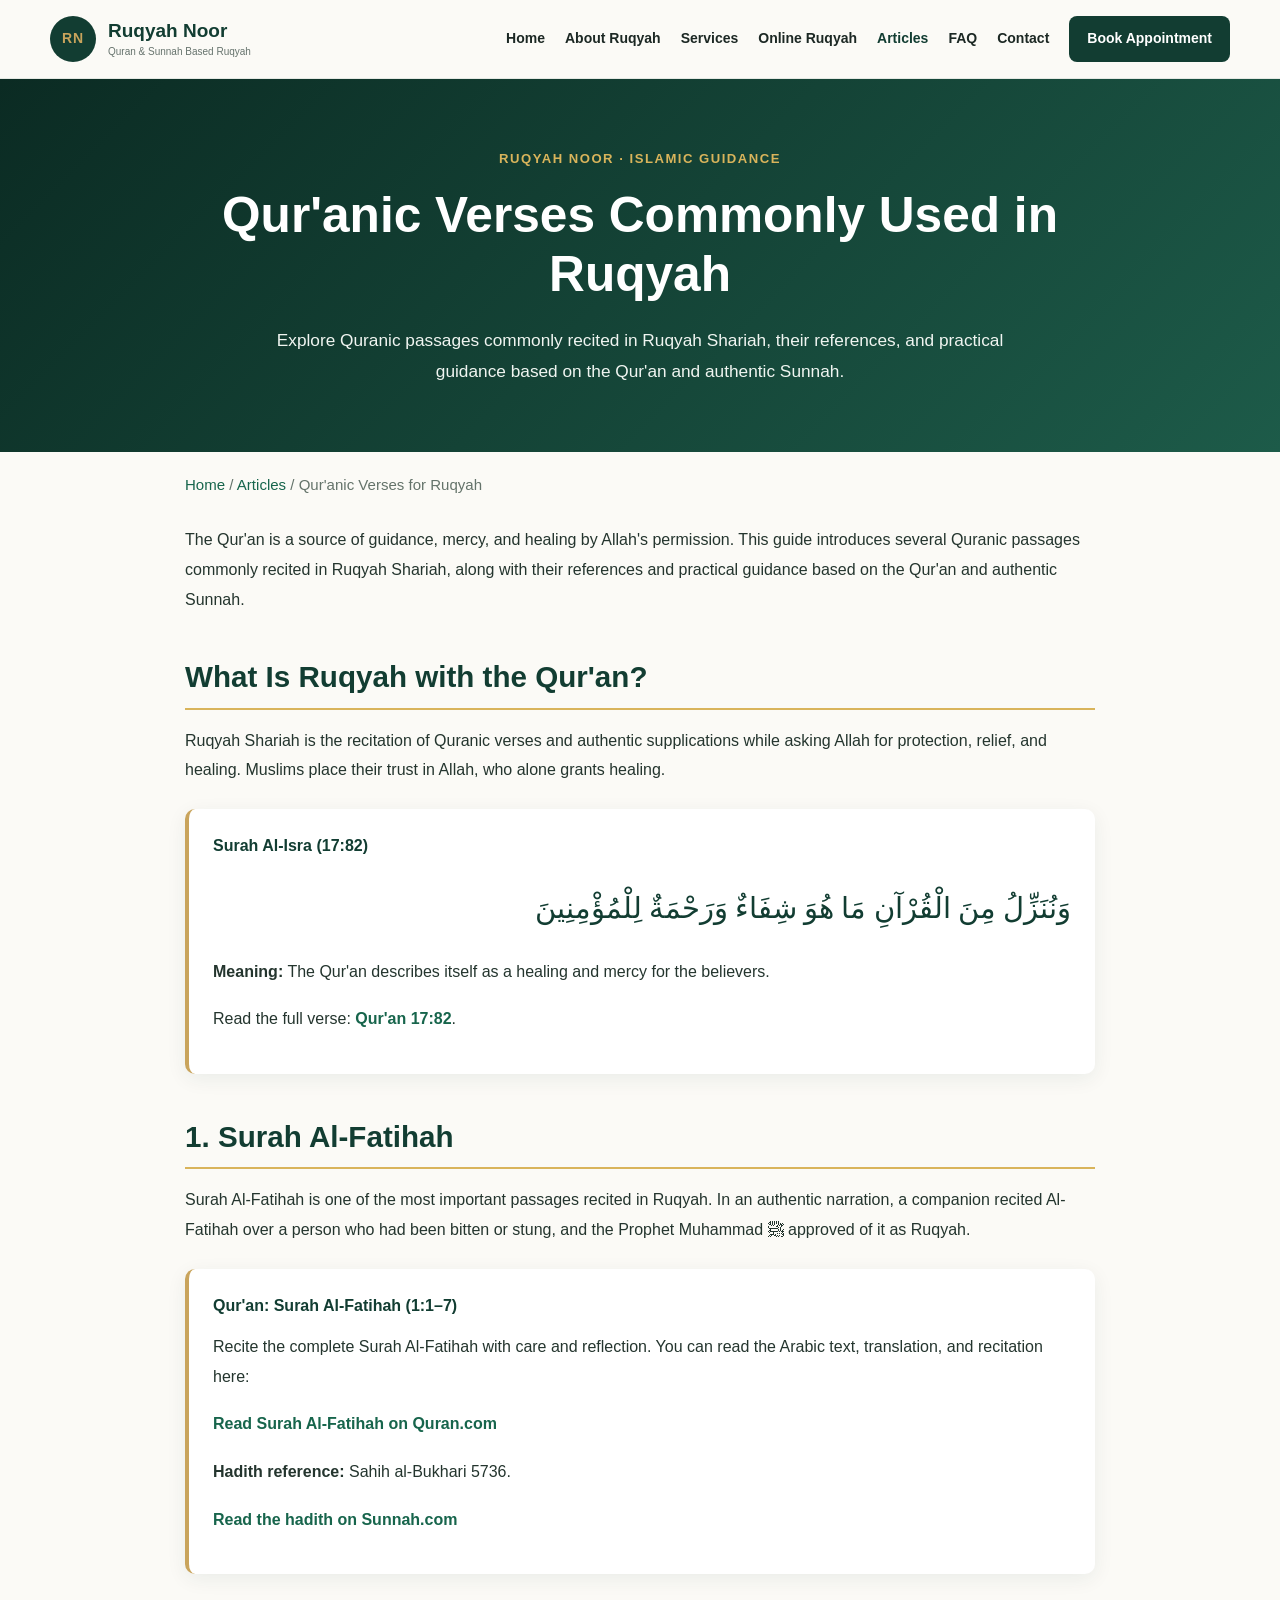
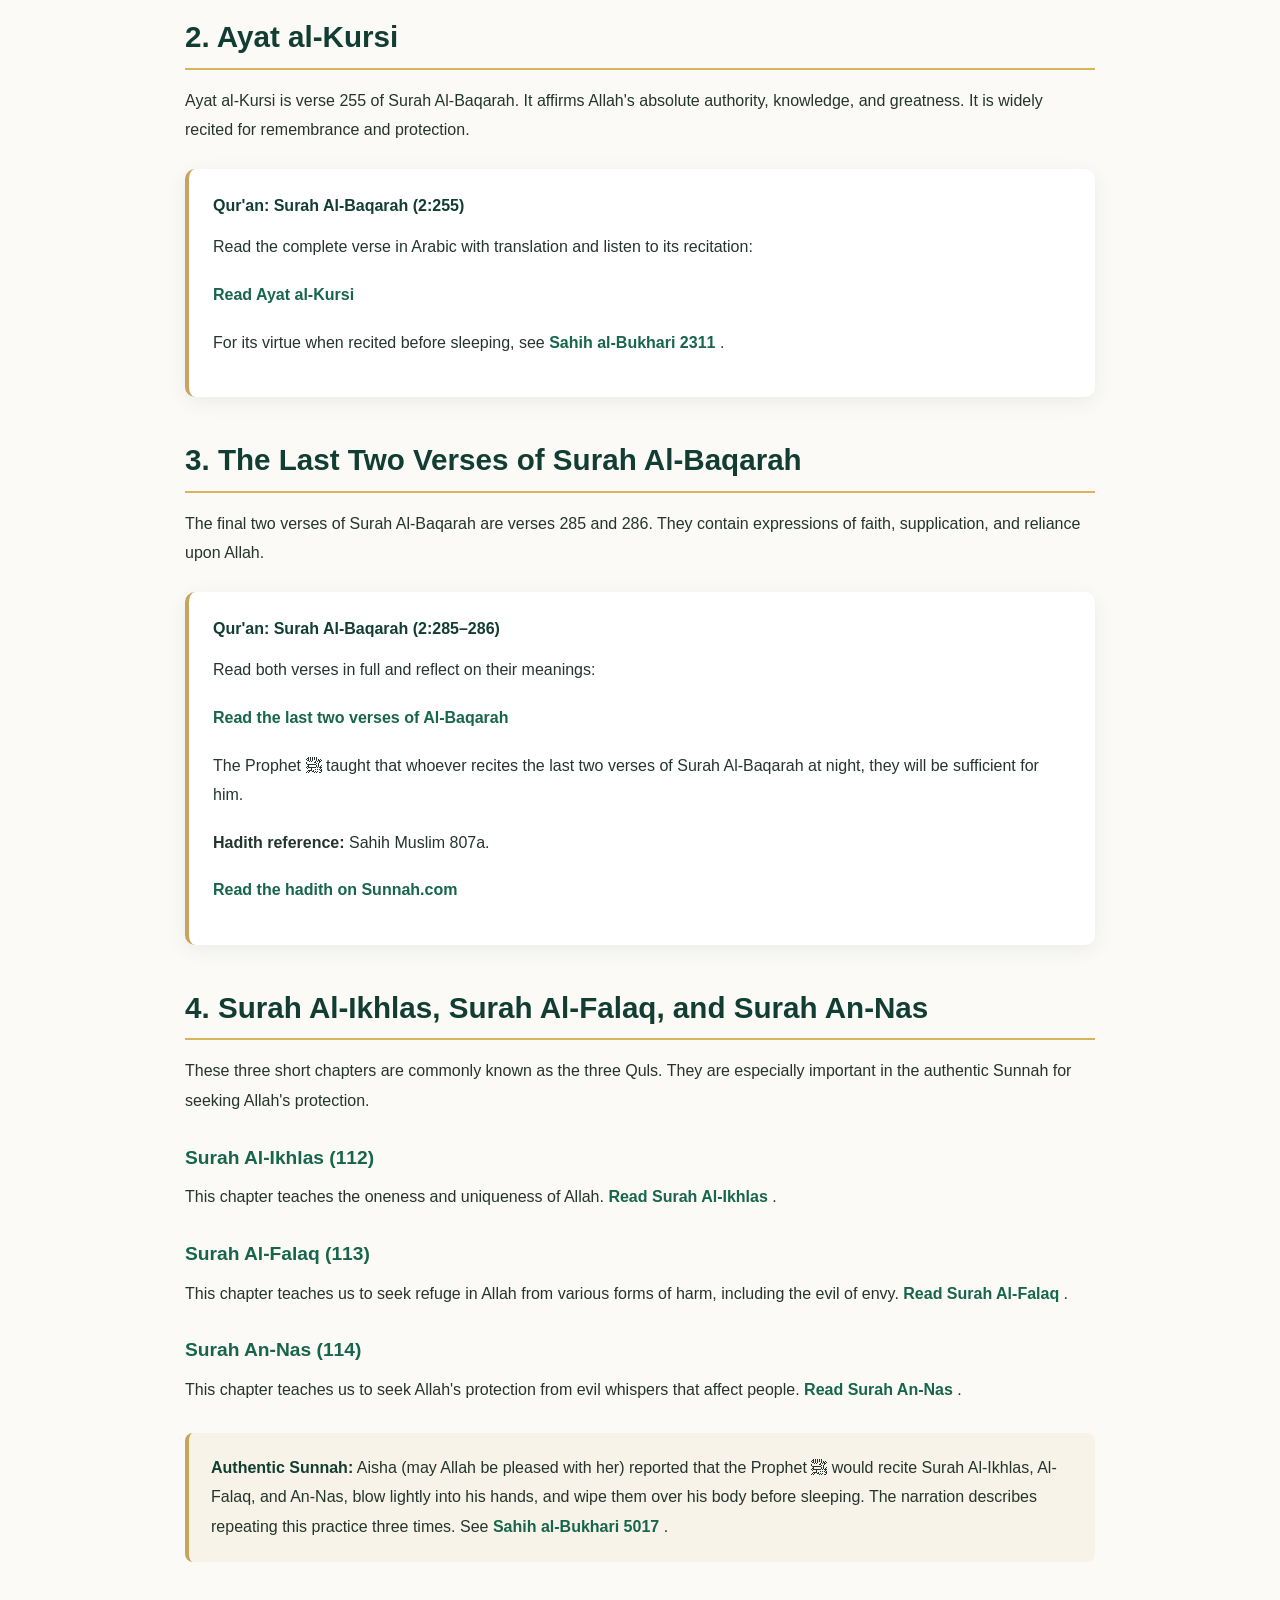
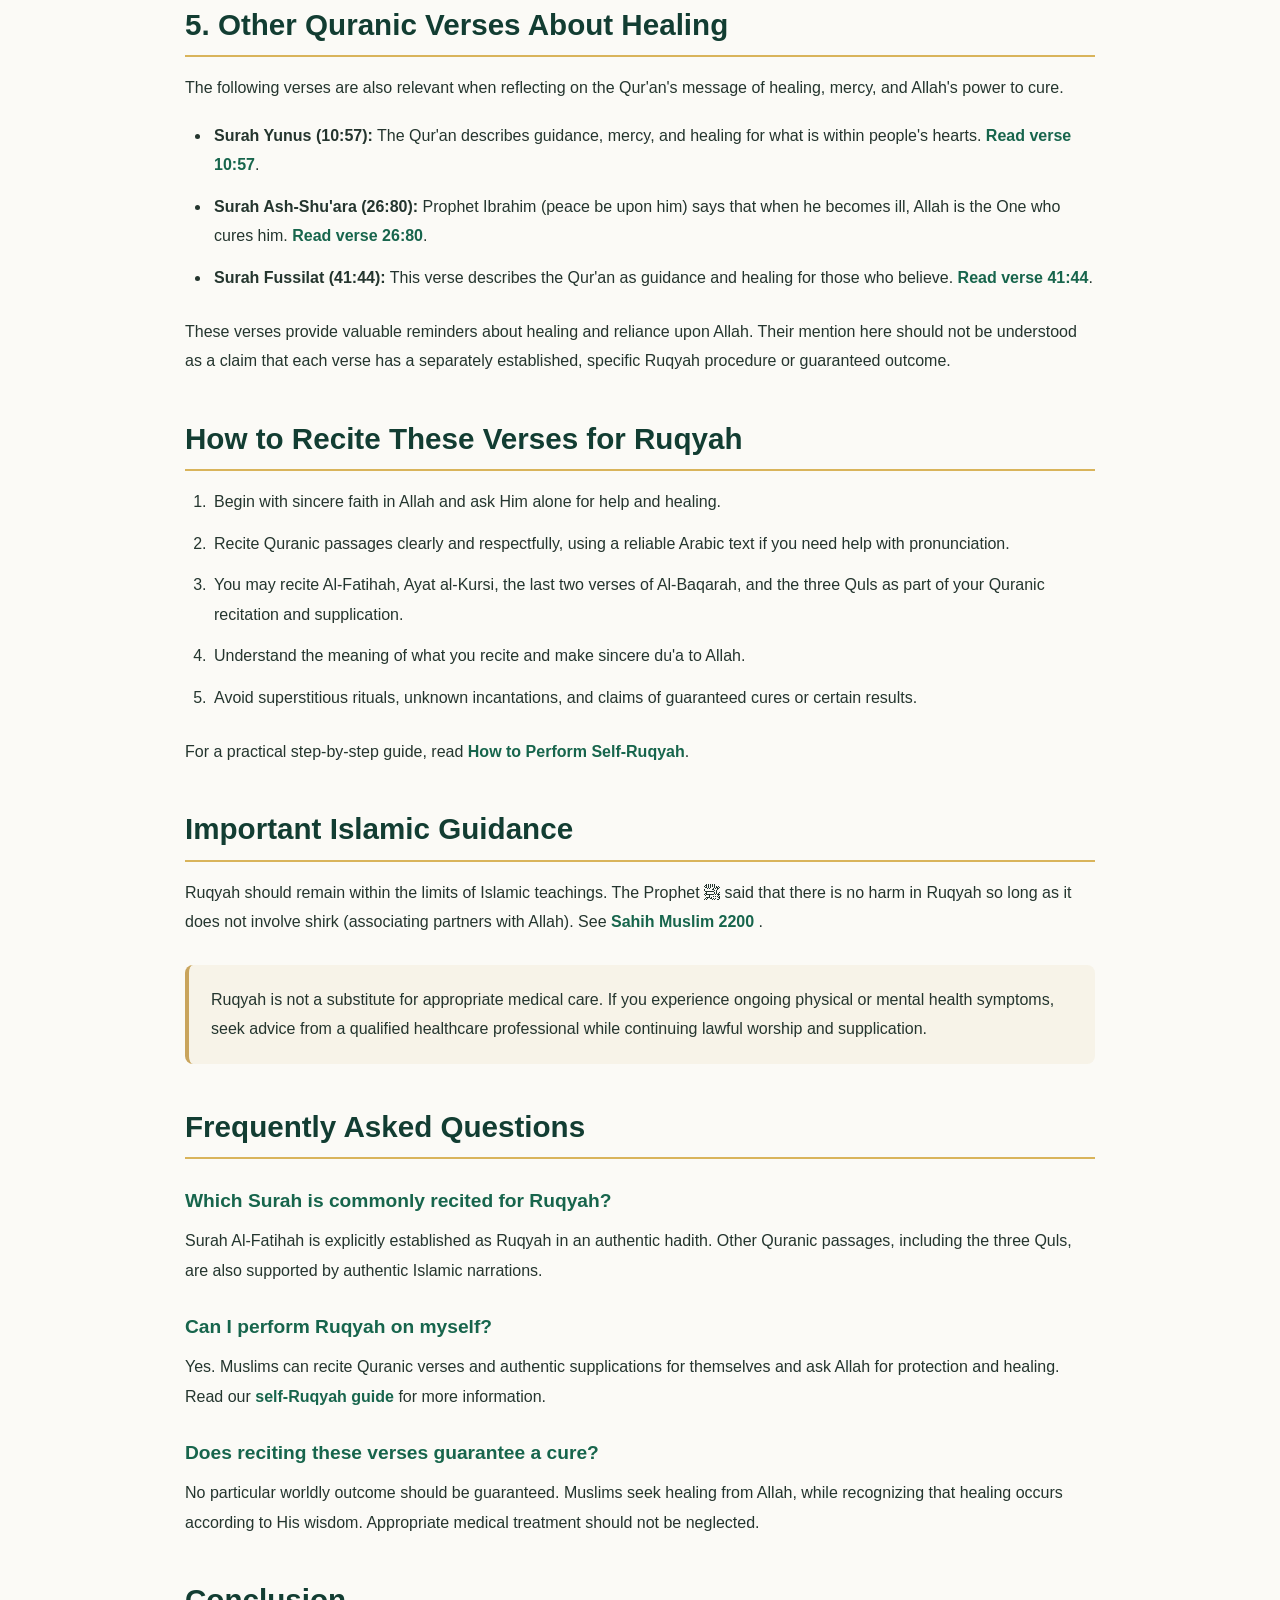
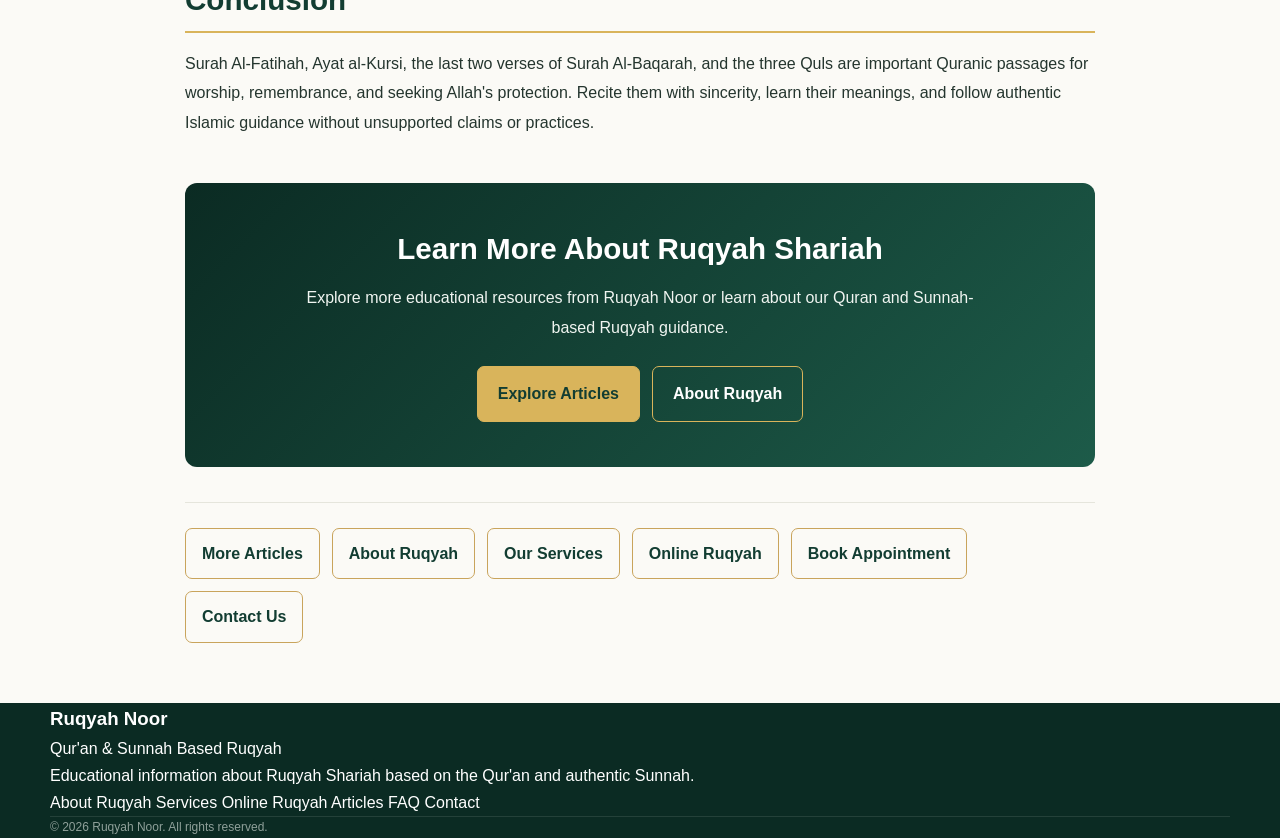
<file: article-quranic-verses-ruqyah.html>
<!DOCTYPE html>
<html lang="en">
<head>
  <meta charset="UTF-8">
  <meta name="viewport" content="width=device-width, initial-scale=1.0">

  <title>Qur'anic Verses Commonly Used in Ruqyah | Ruqyah Noor</title>

  <meta name="description" content="Learn about Quranic verses for Ruqyah Shariah, including Surah Al-Fatihah, Ayat al-Kursi, the last two verses of Surah Al-Baqarah, and the three Quls.">
  <meta name="keywords" content="Quranic verses for Ruqyah, Ruqyah Shariah, Surah Al-Fatihah Ruqyah, Ayat al-Kursi, three Quls, Islamic Ruqyah">
  <meta name="author" content="Ruqyah Noor">
  <meta name="robots" content="index, follow">
  <meta name="theme-color" content="#123d32">

  <link rel="canonical" href="https://ruqyahnoor.netlify.app/article-quranic-verses-ruqyah.html">

  <meta property="og:type" content="article">
  <meta property="og:title" content="Qur'anic Verses Commonly Used in Ruqyah">
  <meta property="og:description" content="Explore Quranic verses commonly recited in Ruqyah according to authentic Islamic guidance.">
  <meta property="og:url" content="https://ruqyahnoor.netlify.app/article-quranic-verses-ruqyah.html">
  <meta property="og:site_name" content="Ruqyah Noor">

  <meta name="twitter:card" content="summary">
  <meta name="twitter:title" content="Qur'anic Verses Commonly Used in Ruqyah">
  <meta name="twitter:description" content="A practical guide to Quranic recitation in Ruqyah Shariah.">

  <script type="application/ld+json">
  {
    "@context": "https://schema.org",
    "@type": "Article",
    "headline": "Qur'anic Verses Commonly Used in Ruqyah",
    "description": "A guide to Quranic verses commonly recited in Ruqyah Shariah, with Quran references and authentic Islamic guidance.",
    "mainEntityOfPage": {
      "@type": "WebPage",
      "@id": "https://ruqyahnoor.netlify.app/article-quranic-verses-ruqyah.html"
    },
    "author": {
      "@type": "Organization",
      "name": "Ruqyah Noor"
    },
    "publisher": {
      "@type": "Organization",
      "name": "Ruqyah Noor",
      "url": "https://ruqyahnoor.netlify.app/"
    },
    "inLanguage": "en"
  }
  </script>

  <script type="application/ld+json">
  {
    "@context": "https://schema.org",
    "@type": "BreadcrumbList",
    "itemListElement": [
      {
        "@type": "ListItem",
        "position": 1,
        "name": "Home",
        "item": "https://ruqyahnoor.netlify.app/"
      },
      {
        "@type": "ListItem",
        "position": 2,
        "name": "Articles",
        "item": "https://ruqyahnoor.netlify.app/articles.html"
      },
      {
        "@type": "ListItem",
        "position": 3,
        "name": "Qur'anic Verses Commonly Used in Ruqyah",
        "item": "https://ruqyahnoor.netlify.app/article-quranic-verses-ruqyah.html"
      }
    ]
  }
  </script>

  <link rel="stylesheet" href="style.css">

  <style>
    /* Article styling */

    .article-hero {
      background: linear-gradient(135deg, #0b2b23, #1d5b49);
      color: #fff;
      padding: 65px 20px;
      text-align: center;
    }

    .article-hero-inner {
      max-width: 900px;
      margin: 0 auto;
    }

    .article-hero .eyebrow {
      color: #d9b45b;
      font-weight: 700;
      letter-spacing: 1.5px;
      text-transform: uppercase;
      font-size: 0.82rem;
      margin-bottom: 15px;
    }

    .article-hero h1 {
      color: #fff;
      font-size: clamp(2rem, 5vw, 3.1rem);
      line-height: 1.2;
      margin: 0 auto 20px;
      max-width: 850px;
    }

    .article-hero p {
      color: #f0f5f1;
      font-size: 1.08rem;
      line-height: 1.8;
      max-width: 760px;
      margin: 0 auto;
    }

    .article-breadcrumb {
      max-width: 950px;
      margin: 0 auto;
      padding: 20px 20px 0;
      color: #64736a;
      font-size: 0.94rem;
    }

    .article-breadcrumb a {
      color: #17654c;
      text-decoration: none;
    }

    .article-breadcrumb a:hover {
      text-decoration: underline;
    }

    .article-content {
      max-width: 950px;
      margin: 0 auto;
      padding: 28px 20px 60px;
      color: #24352e;
      line-height: 1.85;
    }

    .article-content article {
      min-width: 0;
    }

    .article-content h2 {
      color: #123d32;
      font-size: clamp(1.45rem, 3vw, 1.85rem);
      line-height: 1.4;
      margin: 42px 0 16px;
      padding-bottom: 10px;
      border-bottom: 2px solid #d9b45b;
    }

    .article-content h3 {
      color: #17654c;
      font-size: 1.2rem;
      line-height: 1.5;
      margin: 28px 0 10px;
    }

    .article-content p {
      margin: 0 0 18px;
    }

    .article-content a {
      color: #17654c;
      font-weight: 600;
      overflow-wrap: anywhere;
    }

    .article-content a:hover {
      color: #123d32;
    }

    .article-content ul,
    .article-content ol {
      padding-left: 26px;
      margin: 16px 0 24px;
    }

    .article-content li {
      margin-bottom: 12px;
      padding-left: 3px;
    }

    .article-content .reference-box {
      background: #fff;
      border-left: 4px solid #c9a45c;
      border-radius: 10px;
      padding: 22px 24px;
      margin: 24px 0;
      box-shadow: 0 5px 20px rgba(18, 61, 50, 0.07);
    }

    .article-content .reference-box h3 {
      margin-top: 0;
      color: #123d32;
    }

    .article-content .verse-reference {
      font-weight: 700;
      color: #123d32;
      margin-bottom: 12px;
    }

    .article-content .arabic {
      font-family: "Amiri", "Traditional Arabic", serif;
      font-size: 1.8rem;
      line-height: 2.1;
      text-align: right;
      direction: rtl;
      color: #123d32;
      margin: 18px 0;
    }

    .article-content .important-note {
      background: #f7f3e8;
      border-left: 4px solid #c9a45c;
      border-radius: 8px;
      padding: 20px 22px;
      margin: 28px 0;
    }

    .article-content .important-note strong {
      color: #123d32;
    }

    .article-content .article-links {
      display: flex;
      flex-wrap: wrap;
      gap: 12px;
      margin-top: 35px;
      padding-top: 25px;
      border-top: 1px solid #e5e5dc;
    }

    .article-content .article-links a {
      display: inline-block;
      padding: 10px 16px;
      border: 1px solid #c9a45c;
      border-radius: 7px;
      color: #123d32;
      text-decoration: none;
      font-weight: 600;
      transition: background 0.2s ease, color 0.2s ease;
    }

    .article-content .article-links a:hover {
      background: #123d32;
      color: #fff;
    }

    .article-cta {
      background: linear-gradient(135deg, #0b2b23, #1d5b49);
      color: #fff;
      text-align: center;
      padding: 45px 22px;
      border-radius: 12px;
      margin: 45px 0 10px;
    }

    .article-cta h2 {
      color: #fff;
      border: 0;
      padding: 0;
      margin: 0 0 14px;
    }

    .article-cta p {
      color: #f0f5f1;
      max-width: 700px;
      margin: 0 auto 24px;
    }

    .article-cta-buttons {
      display: flex;
      justify-content: center;
      flex-wrap: wrap;
      gap: 12px;
    }

    .article-cta-buttons a {
      display: inline-block;
      padding: 12px 20px;
      border-radius: 7px;
      text-decoration: none;
      font-weight: 700;
      border: 1px solid #d9b45b;
    }

    .article-cta-buttons .cta-primary {
      background: #d9b45b;
      color: #123d32;
    }

    .article-cta-buttons .cta-secondary {
      color: #fff;
      background: transparent;
    }

    .article-cta-buttons a:hover {
      opacity: 0.9;
    }

    @media (max-width: 700px) {
      .article-hero {
        padding: 45px 18px;
      }

      .article-hero p {
        font-size: 1rem;
      }

      .article-breadcrumb {
        padding: 18px 16px 0;
      }

      .article-content {
        padding: 22px 16px 42px;
      }

      .article-content h2 {
        margin-top: 34px;
      }

      .article-content .reference-box {
        padding: 17px;
      }

      .article-content .arabic {
        font-size: 1.55rem;
      }

      .article-content .article-links {
        flex-direction: column;
      }

      .article-content .article-links a {
        text-align: center;
      }

      .article-cta {
        padding: 32px 18px;
      }

      .article-cta-buttons {
        flex-direction: column;
      }

      .article-cta-buttons a {
        text-align: center;
      }
    }
  </style>
</head>

<body class="about-page">

<header class="site-header">
  <div class="container header-inner">

    <a href="index.html" class="logo">
      <span class="logo-mark">RN</span>

      <span class="logo-text">
        <strong>Ruqyah Noor</strong>
        <small>Quran &amp; Sunnah Based Ruqyah</small>
      </span>
    </a>

    <button
      class="menu-toggle"
      id="menuToggle"
      aria-label="Open Menu"
      aria-expanded="false"
      type="button"
    >
      ☰
    </button>

    <nav class="main-nav" id="mainNav">
      <a href="index.html">Home</a>
      <a href="about-ruqyah.html">About Ruqyah</a>
      <a href="services.html">Services</a>
      <a href="online-ruqyah.html">Online Ruqyah</a>
      <a href="articles.html" class="active">Articles</a>
      <a href="faq.html">FAQ</a>
      <a href="contact.html">Contact</a>
      <a href="appointment.html" class="nav-button">Book Appointment</a>
    </nav>

  </div>
</header>

<main>

  <section class="article-hero">
    <div class="article-hero-inner">
      <p class="eyebrow">Ruqyah Noor · Islamic Guidance</p>

      <h1>Qur'anic Verses Commonly Used in Ruqyah</h1>

      <p>
        Explore Quranic passages commonly recited in Ruqyah Shariah,
        their references, and practical guidance based on the Qur'an
        and authentic Sunnah.
      </p>
    </div>
  </section>

  <div class="article-breadcrumb">
    <a href="index.html">Home</a>
    <span aria-hidden="true"> / </span>
    <a href="articles.html">Articles</a>
    <span aria-hidden="true"> / </span>
    <span>Qur'anic Verses for Ruqyah</span>
  </div>

  <div class="article-content">
    <article>

      <p>
        The Qur'an is a source of guidance, mercy, and healing by Allah's
        permission. This guide introduces several Quranic passages commonly
        recited in Ruqyah Shariah, along with their references and practical
        guidance based on the Qur'an and authentic Sunnah.
      </p>

      <h2>What Is Ruqyah with the Qur'an?</h2>

      <p>
        Ruqyah Shariah is the recitation of Quranic verses and authentic
        supplications while asking Allah for protection, relief, and healing.
        Muslims place their trust in Allah, who alone grants healing.
      </p>

      <div class="reference-box">
        <div class="verse-reference">Surah Al-Isra (17:82)</div>

        <p class="arabic" lang="ar" dir="rtl">
          وَنُنَزِّلُ مِنَ الْقُرْآنِ مَا هُوَ شِفَاءٌ وَرَحْمَةٌ لِلْمُؤْمِنِينَ
        </p>

        <p>
          <strong>Meaning:</strong> The Qur'an describes itself as a healing
          and mercy for the believers.
        </p>

        <p>
          Read the full verse:
          <a href="https://quran.com/17/82" target="_blank" rel="noopener noreferrer">Qur'an 17:82</a>.
        </p>
      </div>

      <h2>1. Surah Al-Fatihah</h2>

      <p>
        Surah Al-Fatihah is one of the most important passages recited in
        Ruqyah. In an authentic narration, a companion recited Al-Fatihah
        over a person who had been bitten or stung, and the Prophet Muhammad
        ﷺ approved of it as Ruqyah.
      </p>

      <div class="reference-box">
        <div class="verse-reference">Qur'an: Surah Al-Fatihah (1:1–7)</div>

        <p>
          Recite the complete Surah Al-Fatihah with care and reflection.
          You can read the Arabic text, translation, and recitation here:
        </p>

        <p>
          <a href="https://quran.com/1" target="_blank" rel="noopener noreferrer">
            Read Surah Al-Fatihah on Quran.com
          </a>
        </p>

        <p><strong>Hadith reference:</strong> Sahih al-Bukhari 5736.</p>

        <p>
          <a href="https://sunnah.com/bukhari:5736" target="_blank" rel="noopener noreferrer">
            Read the hadith on Sunnah.com
          </a>
        </p>
      </div>

      <h2>2. Ayat al-Kursi</h2>

      <p>
        Ayat al-Kursi is verse 255 of Surah Al-Baqarah. It affirms Allah's
        absolute authority, knowledge, and greatness. It is widely recited
        for remembrance and protection.
      </p>

      <div class="reference-box">
        <div class="verse-reference">Qur'an: Surah Al-Baqarah (2:255)</div>

        <p>
          Read the complete verse in Arabic with translation and listen to
          its recitation:
        </p>

        <p>
          <a href="https://quran.com/2/255" target="_blank" rel="noopener noreferrer">
            Read Ayat al-Kursi
          </a>
        </p>

        <p>
          For its virtue when recited before sleeping, see
          <a href="https://sunnah.com/bukhari:2311" target="_blank" rel="noopener noreferrer">
            Sahih al-Bukhari 2311
          </a>.
        </p>
      </div>

      <h2>3. The Last Two Verses of Surah Al-Baqarah</h2>

      <p>
        The final two verses of Surah Al-Baqarah are verses 285 and 286.
        They contain expressions of faith, supplication, and reliance upon
        Allah.
      </p>

      <div class="reference-box">
        <div class="verse-reference">Qur'an: Surah Al-Baqarah (2:285–286)</div>

        <p>Read both verses in full and reflect on their meanings:</p>

        <p>
          <a href="https://quran.com/2/285-286" target="_blank" rel="noopener noreferrer">
            Read the last two verses of Al-Baqarah
          </a>
        </p>

        <p>
          The Prophet ﷺ taught that whoever recites the last two verses of
          Surah Al-Baqarah at night, they will be sufficient for him.
        </p>

        <p><strong>Hadith reference:</strong> Sahih Muslim 807a.</p>

        <p>
          <a href="https://sunnah.com/muslim:807a" target="_blank" rel="noopener noreferrer">
            Read the hadith on Sunnah.com
          </a>
        </p>
      </div>

      <h2>4. Surah Al-Ikhlas, Surah Al-Falaq, and Surah An-Nas</h2>

      <p>
        These three short chapters are commonly known as the three Quls.
        They are especially important in the authentic Sunnah for seeking
        Allah's protection.
      </p>

      <h3>Surah Al-Ikhlas (112)</h3>

      <p>
        This chapter teaches the oneness and uniqueness of Allah.
        <a href="https://quran.com/112" target="_blank" rel="noopener noreferrer">
          Read Surah Al-Ikhlas
        </a>.
      </p>

      <h3>Surah Al-Falaq (113)</h3>

      <p>
        This chapter teaches us to seek refuge in Allah from various forms
        of harm, including the evil of envy.
        <a href="https://quran.com/113" target="_blank" rel="noopener noreferrer">
          Read Surah Al-Falaq
        </a>.
      </p>

      <h3>Surah An-Nas (114)</h3>

      <p>
        This chapter teaches us to seek Allah's protection from evil whispers
        that affect people.
        <a href="https://quran.com/114" target="_blank" rel="noopener noreferrer">
          Read Surah An-Nas
        </a>.
      </p>

      <div class="important-note">
        <strong>Authentic Sunnah:</strong>
        Aisha (may Allah be pleased with her) reported that the Prophet ﷺ
        would recite Surah Al-Ikhlas, Al-Falaq, and An-Nas, blow lightly
        into his hands, and wipe them over his body before sleeping.
        The narration describes repeating this practice three times.
        See
        <a href="https://sunnah.com/bukhari:5017" target="_blank" rel="noopener noreferrer">
          Sahih al-Bukhari 5017
        </a>.
      </div>

      <h2>5. Other Quranic Verses About Healing</h2>

      <p>
        The following verses are also relevant when reflecting on the
        Qur'an's message of healing, mercy, and Allah's power to cure.
      </p>

      <ul>
        <li>
          <strong>Surah Yunus (10:57):</strong>
          The Qur'an describes guidance, mercy, and healing for what is
          within people's hearts.
          <a href="https://quran.com/10/57" target="_blank" rel="noopener noreferrer">Read verse 10:57</a>.
        </li>

        <li>
          <strong>Surah Ash-Shu'ara (26:80):</strong>
          Prophet Ibrahim (peace be upon him) says that when he becomes ill,
          Allah is the One who cures him.
          <a href="https://quran.com/26/80" target="_blank" rel="noopener noreferrer">Read verse 26:80</a>.
        </li>

        <li>
          <strong>Surah Fussilat (41:44):</strong>
          This verse describes the Qur'an as guidance and healing for those
          who believe.
          <a href="https://quran.com/41/44" target="_blank" rel="noopener noreferrer">Read verse 41:44</a>.
        </li>
      </ul>

      <p>
        These verses provide valuable reminders about healing and reliance
        upon Allah. Their mention here should not be understood as a claim
        that each verse has a separately established, specific Ruqyah
        procedure or guaranteed outcome.
      </p>

      <h2>How to Recite These Verses for Ruqyah</h2>

      <ol>
        <li>
          Begin with sincere faith in Allah and ask Him alone for help
          and healing.
        </li>

        <li>
          Recite Quranic passages clearly and respectfully, using a reliable
          Arabic text if you need help with pronunciation.
        </li>

        <li>
          You may recite Al-Fatihah, Ayat al-Kursi, the last two verses of
          Al-Baqarah, and the three Quls as part of your Quranic recitation
          and supplication.
        </li>

        <li>
          Understand the meaning of what you recite and make sincere du'a
          to Allah.
        </li>

        <li>
          Avoid superstitious rituals, unknown incantations, and claims of
          guaranteed cures or certain results.
        </li>
      </ol>

      <p>
        For a practical step-by-step guide, read
        <a href="article-self-ruqyah.html">How to Perform Self-Ruqyah</a>.
      </p>

      <h2>Important Islamic Guidance</h2>

      <p>
        Ruqyah should remain within the limits of Islamic teachings. The
        Prophet ﷺ said that there is no harm in Ruqyah so long as it does
        not involve shirk (associating partners with Allah).
        See
        <a href="https://sunnah.com/muslim:2200" target="_blank" rel="noopener noreferrer">
          Sahih Muslim 2200
        </a>.
      </p>

      <div class="important-note">
        Ruqyah is not a substitute for appropriate medical care. If you
        experience ongoing physical or mental health symptoms, seek advice
        from a qualified healthcare professional while continuing lawful
        worship and supplication.
      </div>

      <h2>Frequently Asked Questions</h2>

      <h3>Which Surah is commonly recited for Ruqyah?</h3>

      <p>
        Surah Al-Fatihah is explicitly established as Ruqyah in an authentic
        hadith. Other Quranic passages, including the three Quls, are also
        supported by authentic Islamic narrations.
      </p>

      <h3>Can I perform Ruqyah on myself?</h3>

      <p>
        Yes. Muslims can recite Quranic verses and authentic supplications
        for themselves and ask Allah for protection and healing.
        Read our
        <a href="article-self-ruqyah.html">self-Ruqyah guide</a>
        for more information.
      </p>

      <h3>Does reciting these verses guarantee a cure?</h3>

      <p>
        No particular worldly outcome should be guaranteed. Muslims seek
        healing from Allah, while recognizing that healing occurs according
        to His wisdom. Appropriate medical treatment should not be neglected.
      </p>

      <h2>Conclusion</h2>

      <p>
        Surah Al-Fatihah, Ayat al-Kursi, the last two verses of Surah
        Al-Baqarah, and the three Quls are important Quranic passages for
        worship, remembrance, and seeking Allah's protection. Recite them
        with sincerity, learn their meanings, and follow authentic Islamic
        guidance without unsupported claims or practices.
      </p>

      <div class="article-cta">
        <h2>Learn More About Ruqyah Shariah</h2>

        <p>
          Explore more educational resources from Ruqyah Noor or learn
          about our Quran and Sunnah-based Ruqyah guidance.
        </p>

        <div class="article-cta-buttons">
          <a class="cta-primary" href="articles.html">Explore Articles</a>
          <a class="cta-secondary" href="about-ruqyah.html">About Ruqyah</a>
        </div>
      </div>

      <div class="article-links">
        <a href="articles.html">More Articles</a>
        <a href="about-ruqyah.html">About Ruqyah</a>
        <a href="services.html">Our Services</a>
        <a href="online-ruqyah.html">Online Ruqyah</a>
        <a href="appointment.html">Book Appointment</a>
        <a href="contact.html">Contact Us</a>
      </div>

    </article>
  </div>

</main>

<footer class="site-footer">
  <div class="container">

    <div class="footer-content">
      <div>
        <h3>Ruqyah Noor</h3>
        <p>Qur'an &amp; Sunnah Based Ruqyah</p>
        <p>
          Educational information about Ruqyah Shariah based on the
          Qur'an and authentic Sunnah.
        </p>
      </div>

      <div class="footer-links">
        <a href="about-ruqyah.html">About Ruqyah</a>
        <a href="services.html">Services</a>
        <a href="online-ruqyah.html">Online Ruqyah</a>
        <a href="articles.html">Articles</a>
        <a href="faq.html">FAQ</a>
        <a href="contact.html">Contact</a>
      </div>
    </div>

    <div class="footer-bottom">
      <p>
        &copy; <span id="year"></span> Ruqyah Noor. All rights reserved.
      </p>
    </div>

  </div>
</footer>

<script src="script.js"></script>

<script>
  const yearElement = document.getElementById("year");

  if (yearElement) {
    yearElement.textContent = new Date().getFullYear();
  }
</script>

</body>
</html>
</file>
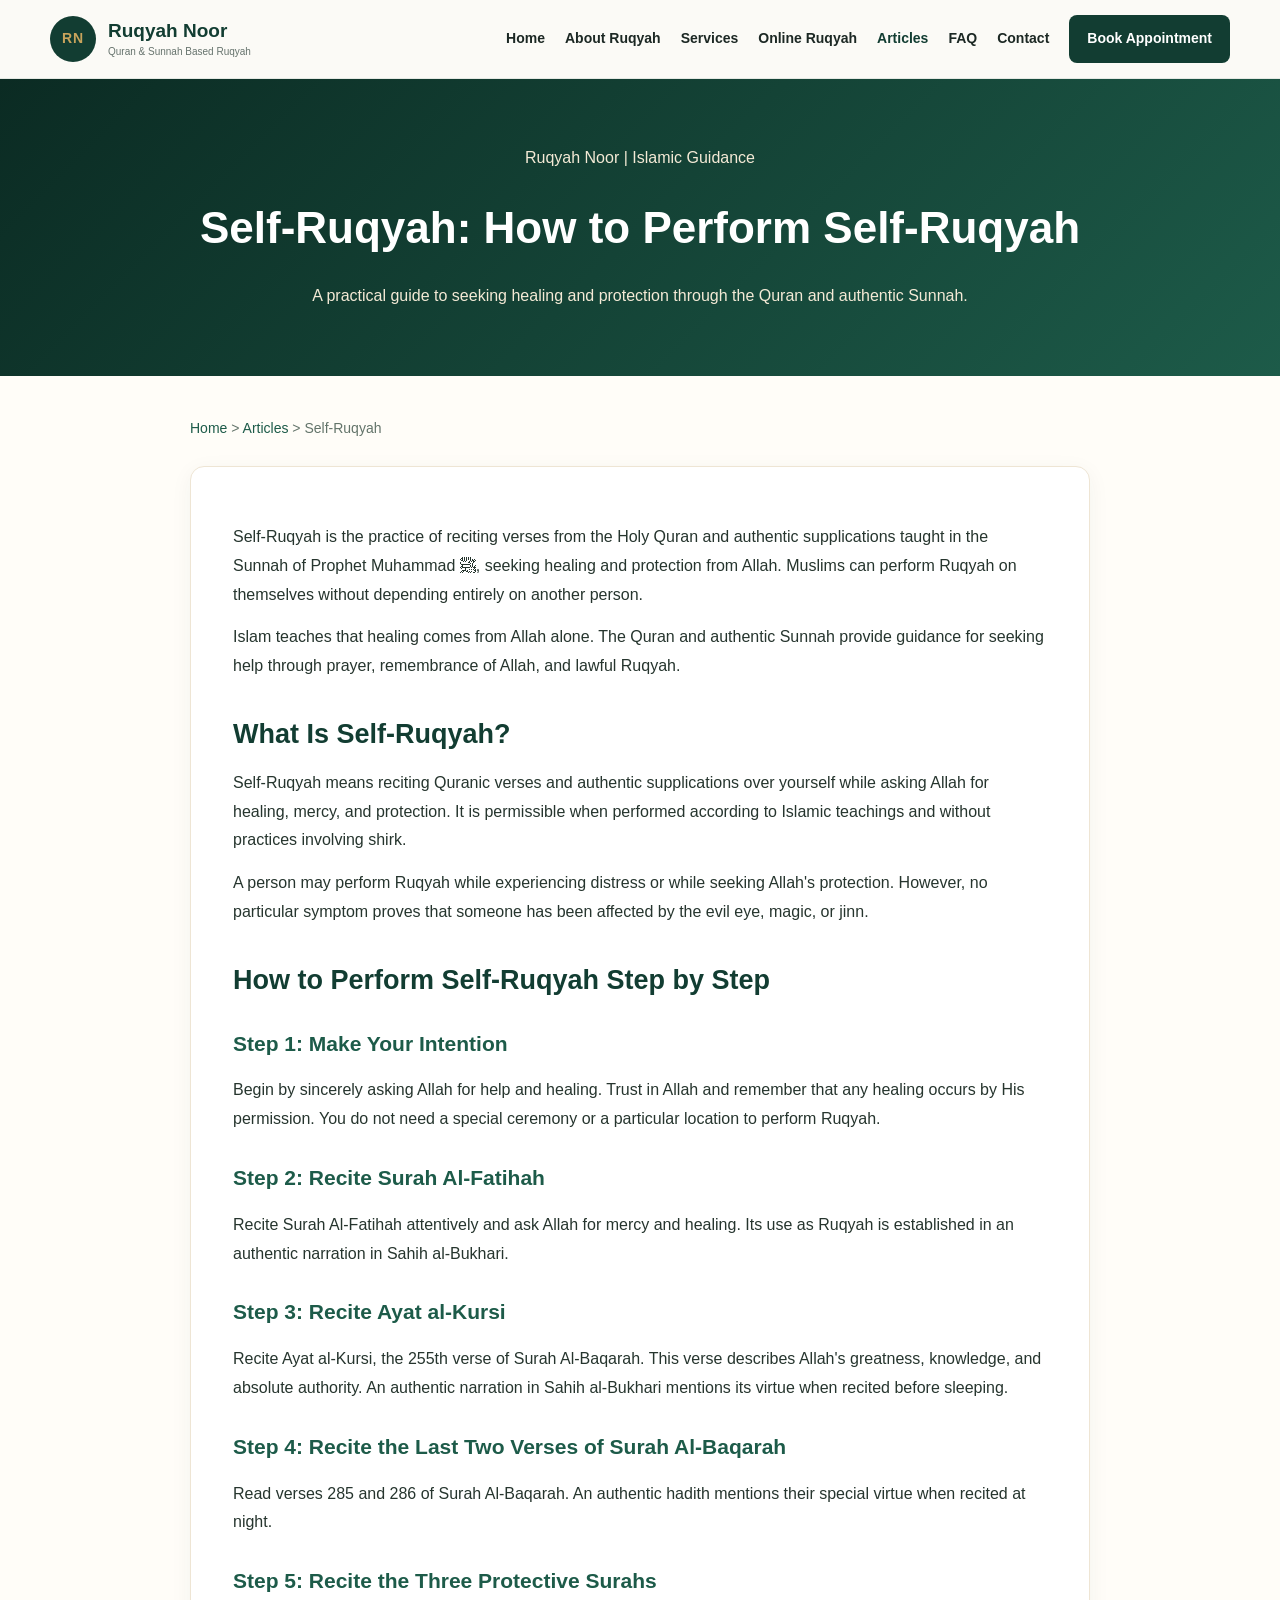
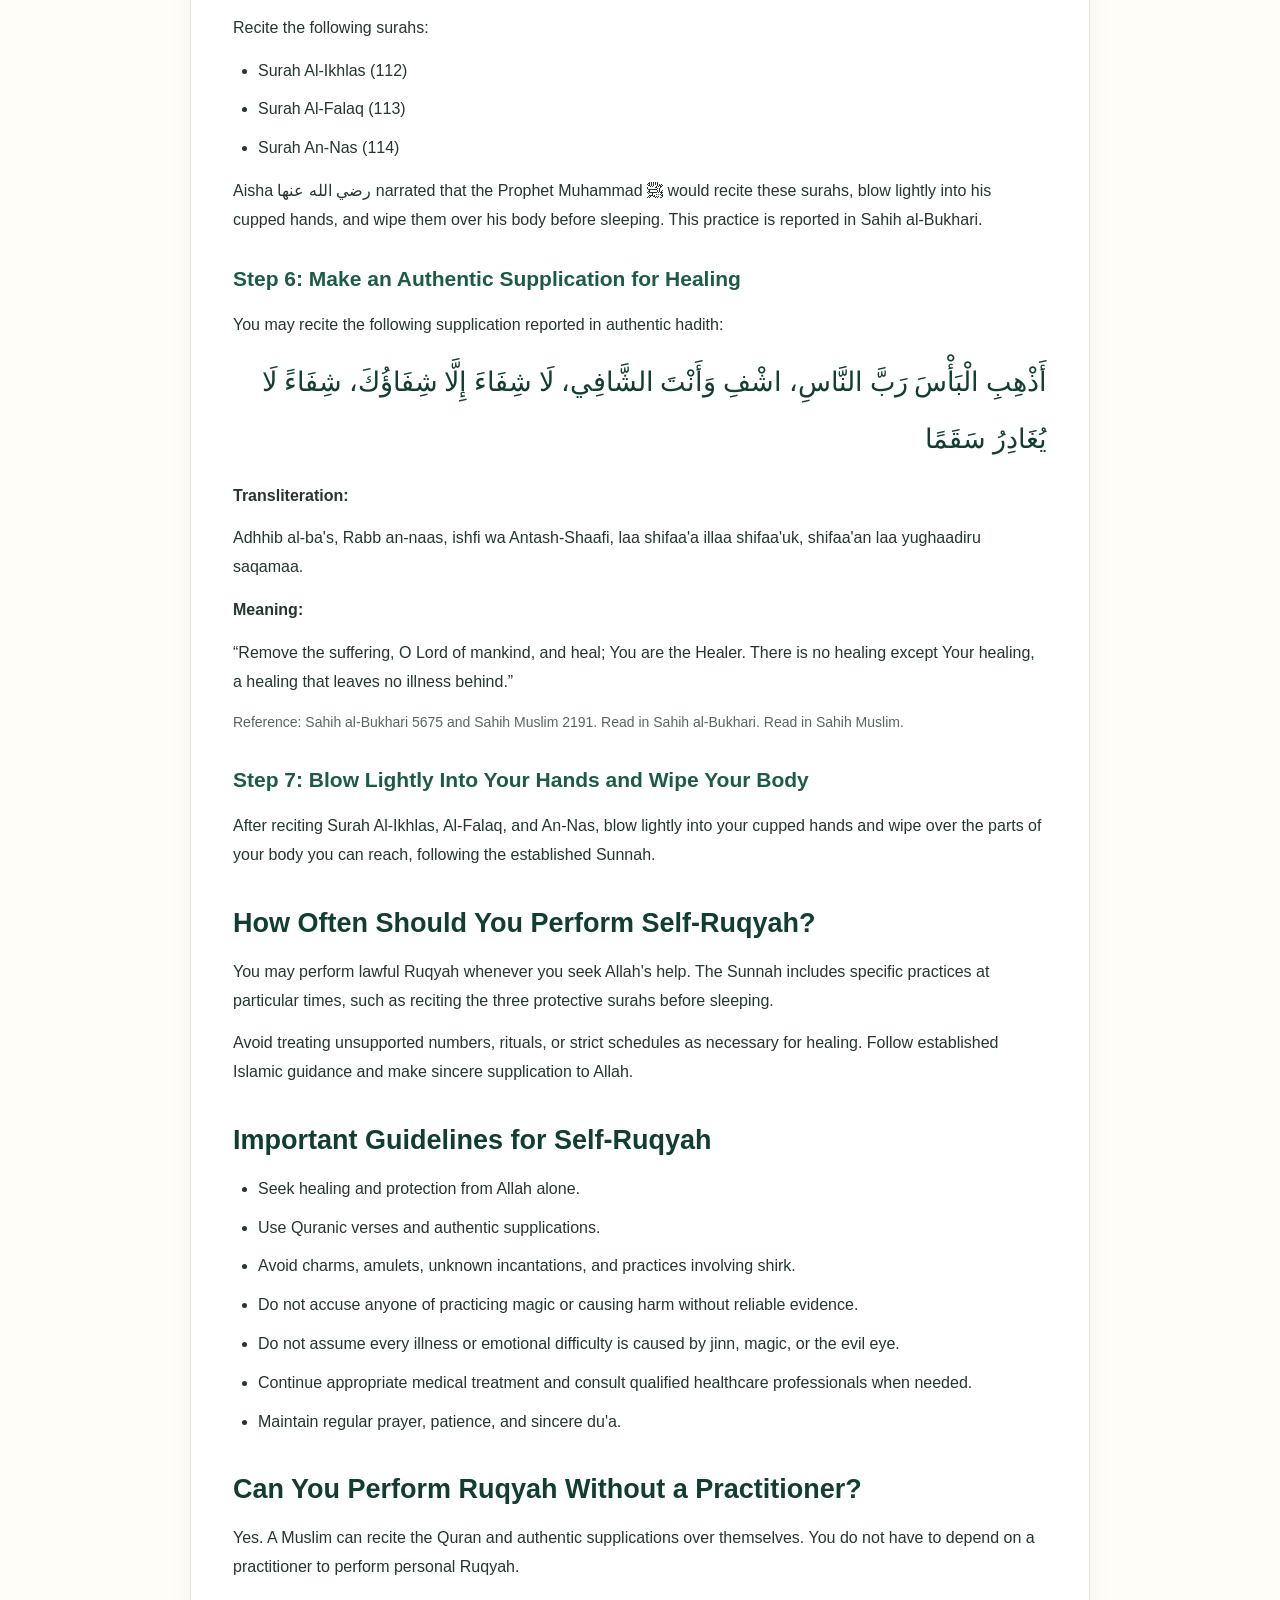
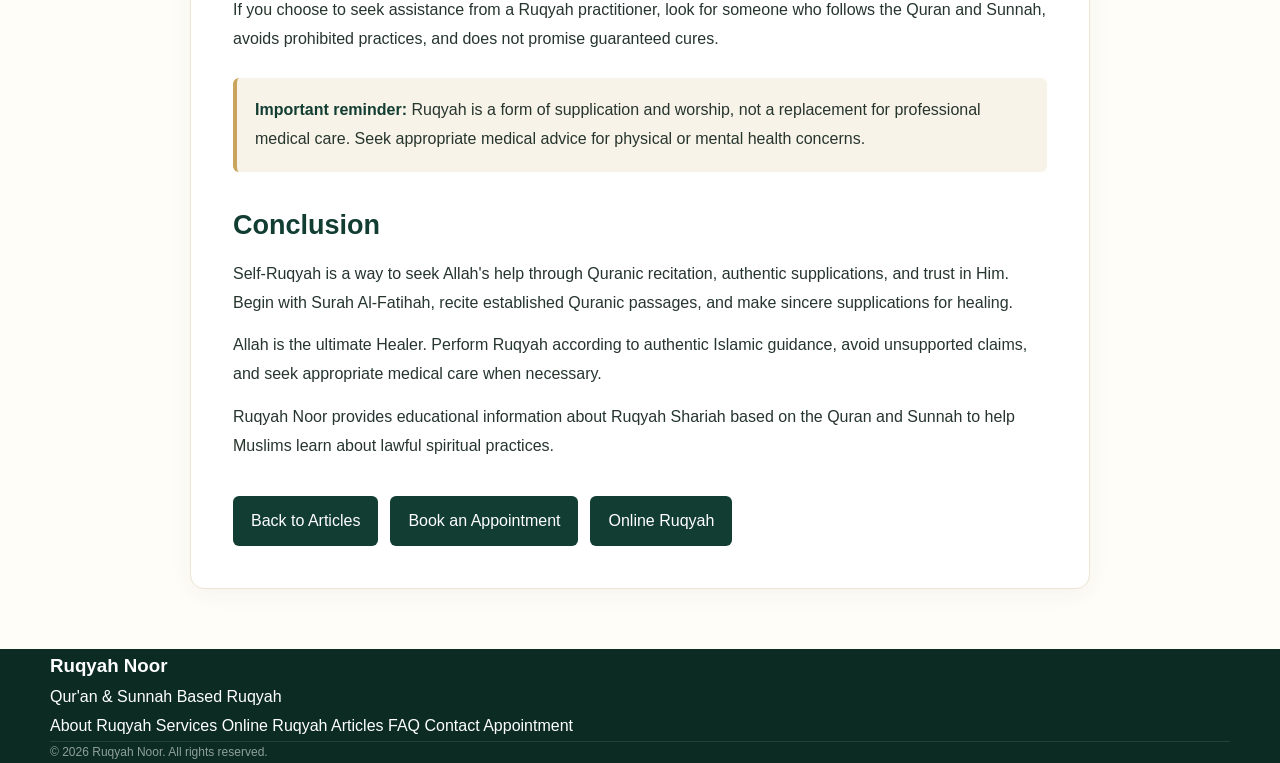
<file: article-self-ruqyah.html>
<!DOCTYPE html>
<html lang="en">
<head>
  <meta charset="UTF-8">
  <meta name="viewport" content="width=device-width, initial-scale=1.0">

  <title>Self-Ruqyah: How to Perform Self-Ruqyah | Ruqyah Noor</title>

  <meta name="description" content="Learn how to perform Self-Ruqyah according to the Quran and authentic Sunnah, including Surah Al-Fatihah, Ayat al-Kursi, protective surahs, and authentic healing supplications.">
  <meta name="keywords" content="Self-Ruqyah, How to Perform Self-Ruqyah, Ruqyah Shariah, Quranic Ruqyah, Islamic Healing, Ruqyah from Quran and Sunnah">
  <meta name="robots" content="index, follow">
  <link rel="canonical" href="https://ruqyahnoor.netlify.app/article-self-ruqyah.html">
  <meta property="og:title" content="Self-Ruqyah: How to Perform Self-Ruqyah | Ruqyah Noor">
  <meta property="og:description" content="Learn how to perform Self-Ruqyah according to the Quran and authentic Sunnah, with practical guidance, Quranic recitation, and healing supplications.">
  <meta property="og:type" content="article">
  <meta property="og:url" content="https://ruqyahnoor.netlify.app/article-self-ruqyah.html">
  <meta property="og:site_name" content="Ruqyah Noor">

  <link rel="stylesheet" href="style.css">

  <style>
    .article-page {
      background: #fffdf8;
      color: #26352e;
      line-height: 1.8;
    }

    .article-hero {
      background: linear-gradient(135deg, #0b2b23, #1d5b49);
      color: #fff;
      padding: 65px 20px;
      text-align: center;
    }

    .article-hero h1 {
      color: #fff;
      font-size: clamp(30px, 5vw, 44px);
      margin: 15px auto;
      max-width: 900px;
    }

    .article-hero p {
      max-width: 760px;
      margin: 0 auto;
      color: #f4ead6;
    }

    .article-container {
      width: min(900px, 92%);
      margin: 0 auto;
      padding: 40px 0 60px;
    }

    .article-breadcrumb {
      font-size: 14px;
      margin-bottom: 25px;
      color: #63746a;
    }

    .article-breadcrumb a {
      color: #1d5b49;
      text-decoration: none;
    }

    .article-content {
      background: #fff;
      padding: clamp(20px, 5vw, 42px);
      border-radius: 14px;
      border: 1px solid #eee5d4;
      box-shadow: 0 5px 22px rgba(18, 61, 50, 0.05);
    }

    .article-content h2 {
      color: #123d32;
      font-size: 27px;
      line-height: 1.4;
      margin-top: 35px;
      margin-bottom: 15px;
    }

    .article-content h3 {
      color: #1d5b49;
      font-size: 21px;
      margin-top: 25px;
    }

    .article-content p {
      margin: 14px 0;
    }

    .article-content ul,
    .article-content ol {
      padding-left: 25px;
    }

    .article-content li {
      margin-bottom: 10px;
    }

    .arabic-text {
      direction: rtl;
      text-align: right;
      font-family: "Noto Naskh Arabic", "Amiri", serif;
      font-size: 27px;
      line-height: 2.1;
      color: #123d32;
      margin: 18px 0;
    }

    .article-note {
      background: #f8f3e8;
      border-left: 4px solid #c9a45c;
      border-radius: 6px;
      padding: 18px;
      margin: 25px 0;
    }

    .article-note strong {
      color: #123d32;
    }

    .article-links {
      display: flex;
      flex-wrap: wrap;
      gap: 12px;
      margin-top: 25px;
    }

    .article-links a,
    .article-link {
      display: inline-block;
      background: #123d32;
      color: #fff;
      text-decoration: none;
      padding: 11px 18px;
      border-radius: 6px;
      margin-top: 10px;
    }

    .article-links a:hover,
    .article-link:hover {
      background: #1d5b49;
    }

    .article-reference {
      font-size: 14px;
      color: #58665e;
    }

    @media (max-width: 600px) {
      .article-hero {
        padding: 45px 18px;
      }

      .article-content h2 {
        font-size: 23px;
      }

      .article-content h3 {
        font-size: 19px;
      }

      .arabic-text {
        font-size: 24px;
      }

      .article-container {
        padding-top: 25px;
      }
    }
  </style>

  <script type="application/ld+json">
  {
    "@context": "https://schema.org",
    "@type": "Article",
    "headline": "Self-Ruqyah: How to Perform Self-Ruqyah According to the Quran and Sunnah",
    "description": "A practical educational guide to Self-Ruqyah using Quranic recitation and authentic supplications.",
    "mainEntityOfPage": {
      "@type": "WebPage",
      "@id": "https://ruqyahnoor.netlify.app/article-self-ruqyah.html"
    },
    "publisher": {
      "@type": "Organization",
      "name": "Ruqyah Noor",
      "url": "https://ruqyahnoor.netlify.app/"
    },
    "inLanguage": "en"
  }
  </script>

 <script type="application/ld+json">
{
  "@context": "https://schema.org",
  "@type": "BreadcrumbList",
  "itemListElement": [
    {
      "@type": "ListItem",
      "position": 1,
      "name": "Home",
      "item": "https://ruqyahnoor.netlify.app/"
    },
    {
      "@type": "ListItem",
      "position": 2,
      "name": "Articles",
      "item": "https://ruqyahnoor.netlify.app/articles.html"
    },
    {
      "@type": "ListItem",
      "position": 3,
      "name": "Self-Ruqyah",
      "item": "https://ruqyahnoor.netlify.app/article-self-ruqyah.html"
     }
    ]
  }
  </script>


</head>

<body class="article-page">

  <header class="site-header">
    <div class="container header-inner">
      <a href="index.html" class="logo">
        <span class="logo-mark">RN</span>
        <span class="logo-text">
          <strong>Ruqyah Noor</strong>
          <small>Quran &amp; Sunnah Based Ruqyah</small>
        </span>
      </a>

      <button class="menu-toggle" id="menuToggle"
        aria-label="Open Menu" aria-expanded="false" type="button">☰</button>

      <nav class="main-nav" id="mainNav">
        <a href="index.html">Home</a>
        <a href="about-ruqyah.html">About Ruqyah</a>
        <a href="services.html">Services</a>
        <a href="online-ruqyah.html">Online Ruqyah</a>
        <a href="articles.html" class="active">Articles</a>
        <a href="faq.html">FAQ</a>
        <a href="contact.html">Contact</a>
        <a href="appointment.html" class="nav-button">Book Appointment</a>
      </nav>
    </div>
  </header>

  <main>
    <section class="article-hero">
      <div class="container">
        <p>Ruqyah Noor | Islamic Guidance</p>
        <h1>Self-Ruqyah: How to Perform Self-Ruqyah</h1>
        <p>A practical guide to seeking healing and protection through the Quran and authentic Sunnah.</p>
      </div>
    </section>

    <div class="article-container">

      <div class="article-breadcrumb">
        <a href="index.html">Home</a> &gt;
        <a href="articles.html">Articles</a> &gt;
        Self-Ruqyah
      </div>

      <article class="article-content">

        <p>
          Self-Ruqyah is the practice of reciting verses from the Holy Quran
          and authentic supplications taught in the Sunnah of Prophet Muhammad ﷺ,
          seeking healing and protection from Allah. Muslims can perform Ruqyah
          on themselves without depending entirely on another person.
        </p>

        <p>
          Islam teaches that healing comes from Allah alone. The Quran and
          authentic Sunnah provide guidance for seeking help through prayer,
          remembrance of Allah, and lawful Ruqyah.
        </p>

        <h2>What Is Self-Ruqyah?</h2>

        <p>
          Self-Ruqyah means reciting Quranic verses and authentic supplications
          over yourself while asking Allah for healing, mercy, and protection.
          It is permissible when performed according to Islamic teachings and
          without practices involving shirk.
        </p>

        <p>
          A person may perform Ruqyah while experiencing distress or while
          seeking Allah's protection. However, no particular symptom proves
          that someone has been affected by the evil eye, magic, or jinn.
        </p>

        <h2>How to Perform Self-Ruqyah Step by Step</h2>

        <h3>Step 1: Make Your Intention</h3>

        <p>
          Begin by sincerely asking Allah for help and healing. Trust in Allah
          and remember that any healing occurs by His permission. You do not
          need a special ceremony or a particular location to perform Ruqyah.
        </p>

        <h3>Step 2: Recite Surah Al-Fatihah</h3>

        <p>
          Recite Surah Al-Fatihah attentively and ask Allah for mercy and
          healing. Its use as Ruqyah is established in an authentic narration
          in Sahih al-Bukhari.
        </p>

        <h3>Step 3: Recite Ayat al-Kursi</h3>

        <p>
          Recite Ayat al-Kursi, the 255th verse of Surah Al-Baqarah. This
          verse describes Allah's greatness, knowledge, and absolute authority.
          An authentic narration in Sahih al-Bukhari mentions its virtue when
          recited before sleeping.
        </p>

        <h3>Step 4: Recite the Last Two Verses of Surah Al-Baqarah</h3>

        <p>
          Read verses 285 and 286 of Surah Al-Baqarah. An authentic hadith
          mentions their special virtue when recited at night.
        </p>

        <h3>Step 5: Recite the Three Protective Surahs</h3>

        <p>Recite the following surahs:</p>

        <ul>
          <li>Surah Al-Ikhlas (112)</li>
          <li>Surah Al-Falaq (113)</li>
          <li>Surah An-Nas (114)</li>
        </ul>

        <p>
          Aisha رضي الله عنها narrated that the Prophet Muhammad ﷺ would
          recite these surahs, blow lightly into his cupped hands, and wipe
          them over his body before sleeping. This practice is reported in
          Sahih al-Bukhari.
        </p>

        <h3>Step 6: Make an Authentic Supplication for Healing</h3>

        <p>You may recite the following supplication reported in authentic hadith:</p>

        <p class="arabic-text" lang="ar">
          أَذْهِبِ الْبَأْسَ رَبَّ النَّاسِ، اشْفِ وَأَنْتَ الشَّافِي،
          لَا شِفَاءَ إِلَّا شِفَاؤُكَ، شِفَاءً لَا يُغَادِرُ سَقَمًا
        </p>

        <p><strong>Transliteration:</strong></p>

        <p>
          Adhhib al-ba's, Rabb an-naas, ishfi wa Antash-Shaafi,
          laa shifaa'a illaa shifaa'uk, shifaa'an laa yughaadiru saqamaa.
        </p>

        <p><strong>Meaning:</strong></p>

        <p>
          “Remove the suffering, O Lord of mankind, and heal; You are the
          Healer. There is no healing except Your healing, a healing that
          leaves no illness behind.”
        </p>

        <p class="article-reference">
       Reference: Sahih al-Bukhari 5675 and Sahih Muslim 2191.
      <a href="https://sunnah.com/bukhari:5675"
         target="_blank" rel="noopener noreferrer">Read in Sahih al-Bukhari</a>.
       <a href="https://sunnah.com/muslim:2191"
     target="_blank" rel="noopener noreferrer">Read in Sahih Muslim</a>.
   </p>

        <h3>Step 7: Blow Lightly Into Your Hands and Wipe Your Body</h3>

        <p>
          After reciting Surah Al-Ikhlas, Al-Falaq, and An-Nas, blow lightly
          into your cupped hands and wipe over the parts of your body you
          can reach, following the established Sunnah.
        </p>

        <h2>How Often Should You Perform Self-Ruqyah?</h2>

        <p>
          You may perform lawful Ruqyah whenever you seek Allah's help.
          The Sunnah includes specific practices at particular times, such
          as reciting the three protective surahs before sleeping.
        </p>

        <p>
          Avoid treating unsupported numbers, rituals, or strict schedules
          as necessary for healing. Follow established Islamic guidance and
          make sincere supplication to Allah.
        </p>

        <h2>Important Guidelines for Self-Ruqyah</h2>

        <ul>
          <li>Seek healing and protection from Allah alone.</li>
          <li>Use Quranic verses and authentic supplications.</li>
          <li>Avoid charms, amulets, unknown incantations, and practices involving shirk.</li>
          <li>Do not accuse anyone of practicing magic or causing harm without reliable evidence.</li>
          <li>Do not assume every illness or emotional difficulty is caused by jinn, magic, or the evil eye.</li>
          <li>Continue appropriate medical treatment and consult qualified healthcare professionals when needed.</li>
          <li>Maintain regular prayer, patience, and sincere du'a.</li>
        </ul>

        <h2>Can You Perform Ruqyah Without a Practitioner?</h2>

        <p>
          Yes. A Muslim can recite the Quran and authentic supplications
          over themselves. You do not have to depend on a practitioner to
          perform personal Ruqyah.
        </p>

        <p>
          If you choose to seek assistance from a Ruqyah practitioner, look
          for someone who follows the Quran and Sunnah, avoids prohibited
          practices, and does not promise guaranteed cures.
        </p>

        <div class="article-note">
          <strong>Important reminder:</strong>
          Ruqyah is a form of supplication and worship, not a replacement
          for professional medical care. Seek appropriate medical advice
          for physical or mental health concerns.
        </div>

        <h2>Conclusion</h2>

        <p>
          Self-Ruqyah is a way to seek Allah's help through Quranic recitation,
          authentic supplications, and trust in Him. Begin with Surah
          Al-Fatihah, recite established Quranic passages, and make sincere
          supplications for healing.
        </p>

        <p>
          Allah is the ultimate Healer. Perform Ruqyah according to authentic
          Islamic guidance, avoid unsupported claims, and seek appropriate
          medical care when necessary.
        </p>

        <p>
          Ruqyah Noor provides educational information about Ruqyah Shariah
          based on the Quran and Sunnah to help Muslims learn about lawful
          spiritual practices.
        </p>

        <div class="article-links">
          <a href="articles.html">Back to Articles</a>
          <a href="appointment.html">Book an Appointment</a>
          <a href="online-ruqyah.html">Online Ruqyah</a>
        </div>

      </article>
    </div>
  </main>

  <footer class="site-footer">
    <div class="container">
      <div class="footer-content">
        <div>
          <h3>Ruqyah Noor</h3>
          <p>Qur'an &amp; Sunnah Based Ruqyah</p>
        </div>

        <div class="footer-links">
          <a href="about-ruqyah.html">About Ruqyah</a>
          <a href="services.html">Services</a>
          <a href="online-ruqyah.html">Online Ruqyah</a>
          <a href="articles.html">Articles</a>
          <a href="faq.html">FAQ</a>
          <a href="contact.html">Contact</a>
          <a href="appointment.html">Appointment</a>
        </div>
      </div>

      <div class="footer-bottom">
        <p>© <span id="year"></span> Ruqyah Noor. All rights reserved.</p>
      </div>
    </div>
  </footer>

  <script src="script.js"></script>

</body>
</html>
</file>
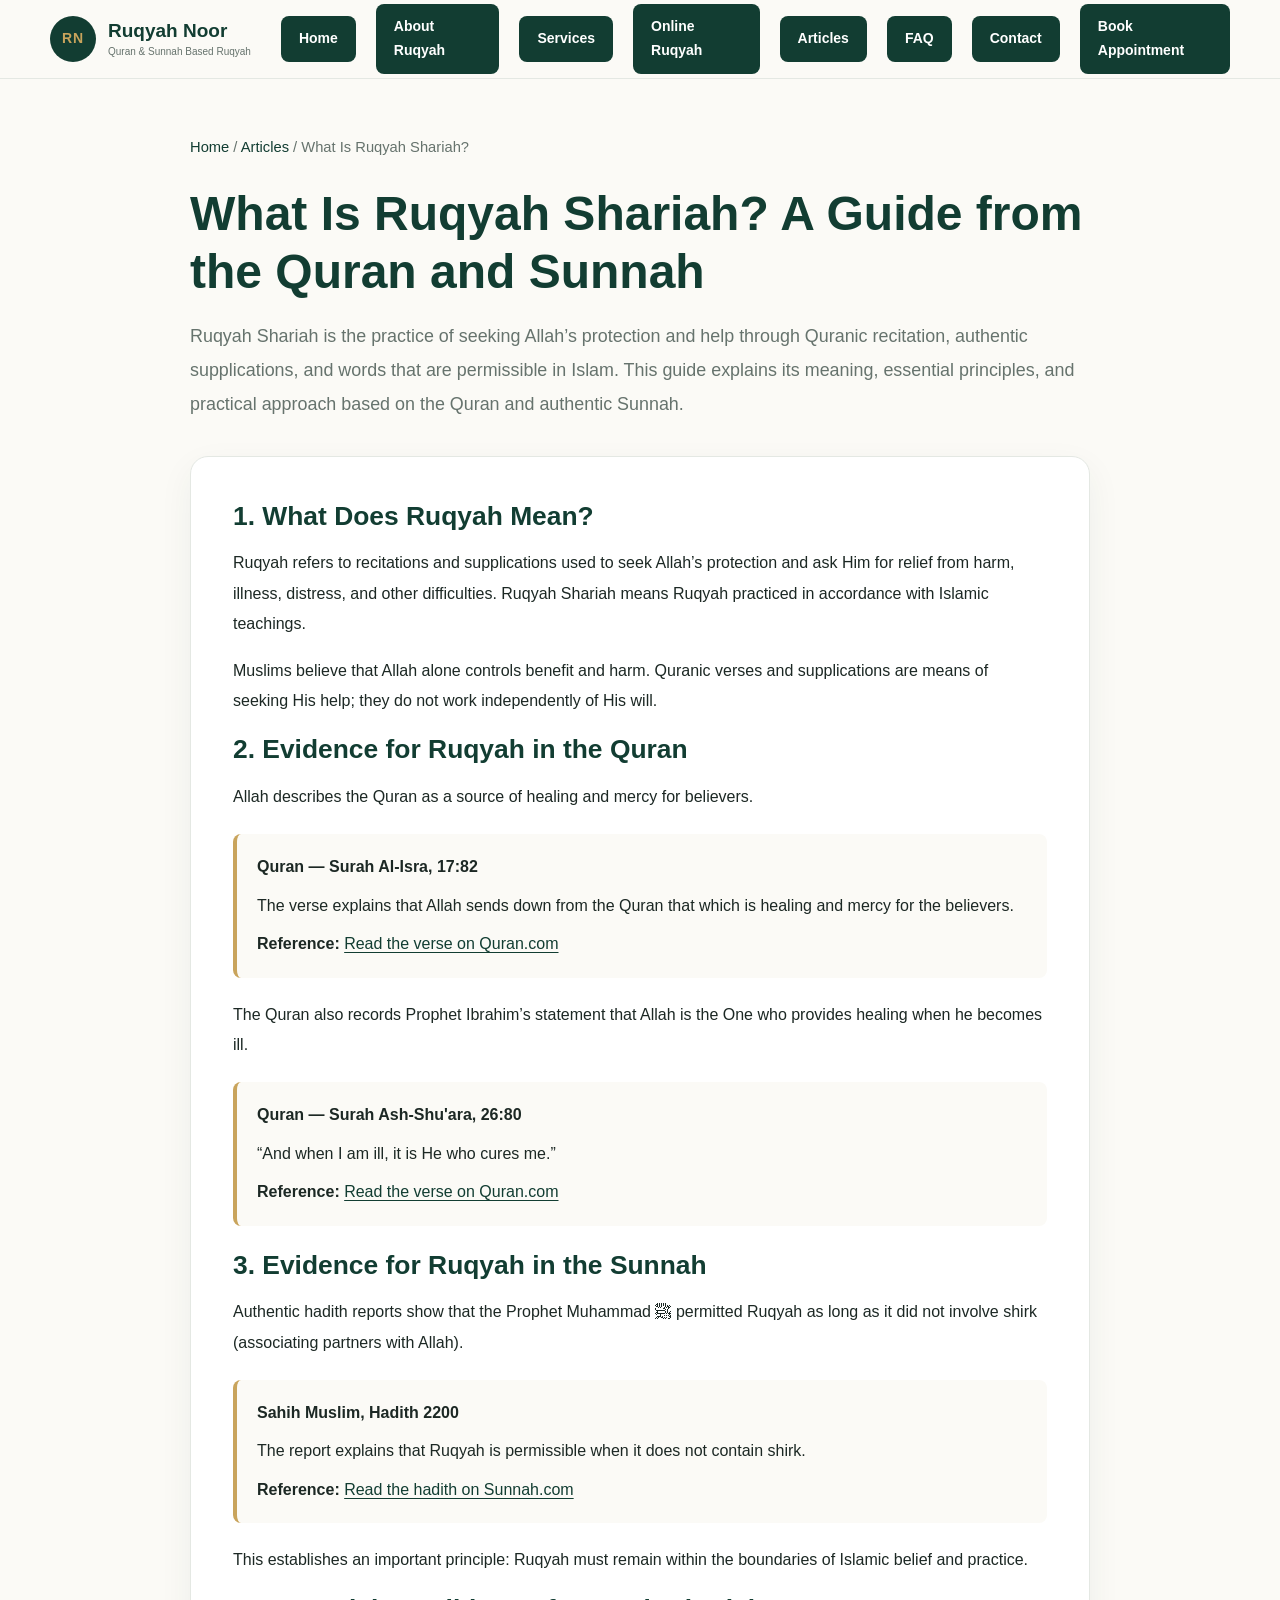
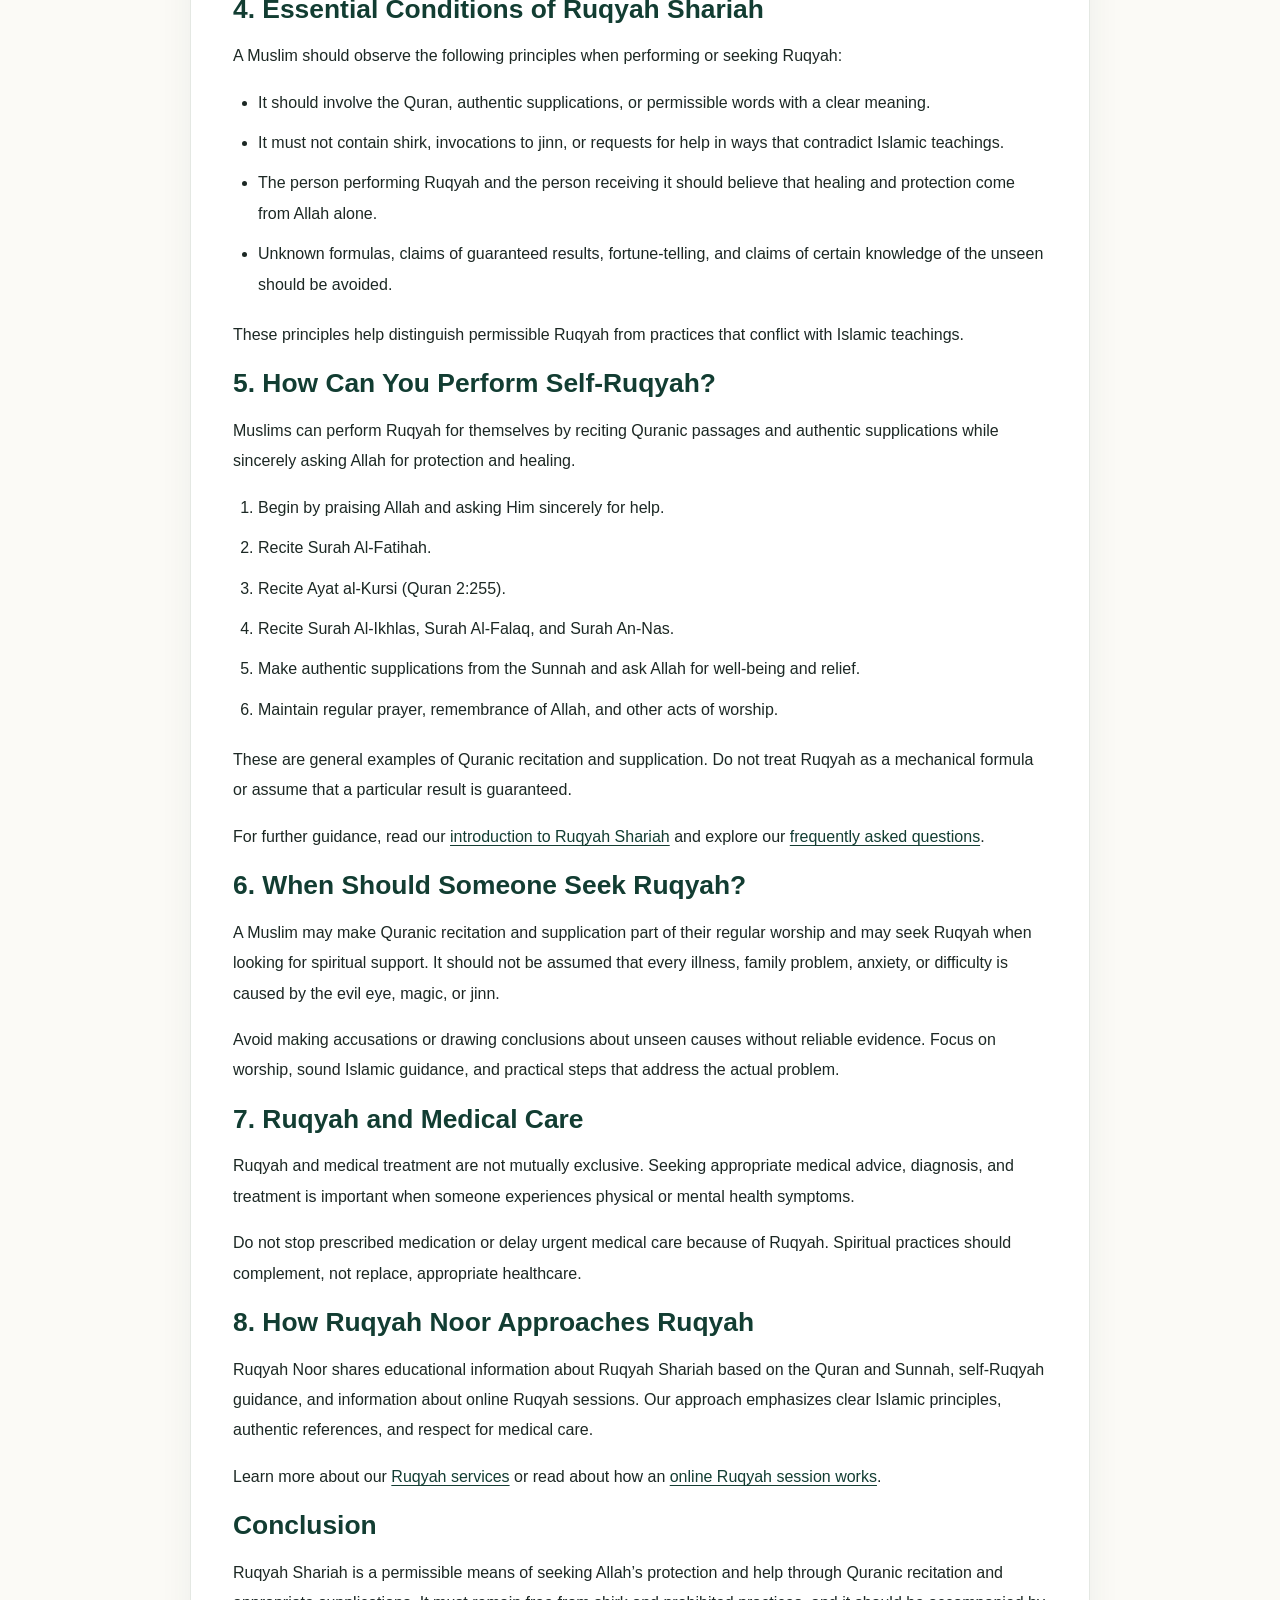
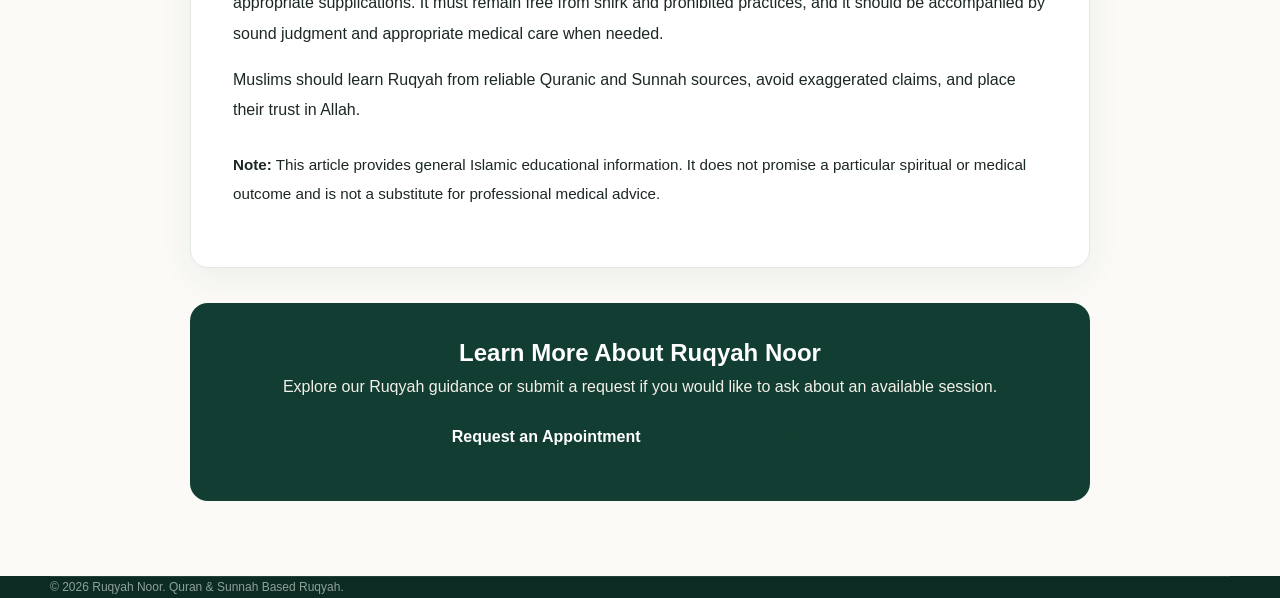
<file: article-what-is-ruqyah.html>
<!DOCTYPE html>
<html lang="en">
<head>
    <meta charset="UTF-8">
    <meta name="viewport" content="width=device-width, initial-scale=1.0">

    <title>What Is Ruqyah Shariah? Quran and Sunnah Guide | Ruqyah Noor</title>

    <meta name="description" content="Learn what Ruqyah Shariah is, its conditions, Quranic evidence, authentic supplications, and how to practice self-Ruqyah according to the Quran and Sunnah.">

    <meta name="keywords" content="What is Ruqyah, Ruqyah Shariah, Islamic Ruqyah, Quran and Sunnah Ruqyah, authentic Ruqyah, self Ruqyah">

    <meta name="robots" content="index, follow">

    <link rel="canonical" href="https://ruqyahnoor.netlify.app/article-what-is-ruqyah.html">

    <meta name="theme-color" content="#123d32">

    <meta property="og:type" content="article">
    <meta property="og:title" content="What Is Ruqyah Shariah? Quran and Sunnah Guide">
    <meta property="og:description" content="Understand Ruqyah Shariah, its Islamic foundations, essential conditions, and self-Ruqyah guidance from the Quran and Sunnah.">
    <meta property="og:url" content="https://ruqyahnoor.netlify.app/article-what-is-ruqyah.html">
    <meta property="og:site_name" content="Ruqyah Noor">
    <meta property="og:locale" content="en_US">

    <link rel="stylesheet" href="style.css">

    <style>
        .article-page {
            padding: 55px 0 75px;
        }

        .article-container {
            width: min(900px, 92%);
            margin: 0 auto;
        }

        .article-breadcrumb {
            margin-bottom: 25px;
            color: var(--muted, #66736d);
            font-size: 0.92rem;
            line-height: 1.8;
        }

        .article-breadcrumb a {
            color: var(--green, #123d32);
            text-decoration: none;
        }

        .article-breadcrumb a:hover {
            text-decoration: underline;
        }

        .article-header {
            margin-bottom: 35px;
        }

        .article-header h1 {
            color: var(--green, #123d32);
            font-size: clamp(2rem, 5vw, 3rem);
            line-height: 1.2;
            margin-bottom: 18px;
        }

        .article-intro {
            font-size: 1.12rem;
            line-height: 1.9;
            color: var(--muted, #66736d);
        }

        .article-body {
            background: #ffffff;
            border: 1px solid #e4e8e3;
            border-radius: 18px;
            padding: clamp(20px, 5vw, 42px);
            box-shadow: 0 12px 35px rgba(18, 61, 50, 0.06);
            overflow-wrap: anywhere;
        }

        .article-body h2 {
            color: var(--green, #123d32);
            margin: 36px 0 14px;
            font-size: 1.65rem;
            line-height: 1.35;
        }

        .article-body h2:first-child {
            margin-top: 0;
        }

        .article-body h3 {
            color: var(--green-light, #1d5b49);
            margin: 24px 0 10px;
            font-size: 1.2rem;
        }

        .article-body p,
        .article-body li {
            line-height: 1.9;
            color: var(--ink, #1c2824);
        }

        .article-body p {
            margin-bottom: 16px;
        }

        .article-body a {
            color: var(--green, #123d32);
            text-decoration: underline;
            text-underline-offset: 3px;
        }

        .article-body ul,
        .article-body ol {
            padding-left: 25px;
            margin-bottom: 20px;
        }

        .article-body li {
            margin-bottom: 10px;
        }

        .article-reference {
            background: #fbfaf6;
            border-left: 4px solid #c9a45c;
            padding: 18px 20px;
            margin: 22px 0;
            border-radius: 8px;
        }

        .article-reference p {
            margin-bottom: 8px;
        }

        .article-reference p:last-child {
            margin-bottom: 0;
        }

        .article-cta {
            background: #123d32;
            color: #ffffff;
            border-radius: 18px;
            padding: 30px;
            margin-top: 35px;
            text-align: center;
        }

        .article-cta h2 {
            color: #ffffff;
            margin-top: 0;
        }

        .article-cta p {
            color: #f3f0e7;
            line-height: 1.8;
        }

        .article-cta .btn {
            display: inline-block;
            margin: 8px;
        }

        .article-disclaimer {
            font-size: 0.95rem;
            color: var(--muted, #66736d);
            margin-top: 25px;
        }

        @media (max-width: 600px) {
            .article-page {
                padding: 35px 0 50px;
            }

            .article-cta {
                padding: 24px 18px;
            }

            .article-body h2 {
                font-size: 1.4rem;
            }

            .article-reference {
                padding: 15px;
            }
        }
    </style>

    <!-- Article structured data for search engines -->
    <script type="application/ld+json">
    {
      "@context": "https://schema.org",
      "@type": "Article",
      "headline": "What Is Ruqyah Shariah? A Guide from the Quran and Sunnah",
      "description": "Learn what Ruqyah Shariah is, its conditions, Quranic evidence, authentic supplications, and how to practice self-Ruqyah according to the Quran and Sunnah.",
      "mainEntityOfPage": {
        "@type": "WebPage",
        "@id": "https://ruqyahnoor.netlify.app/article-what-is-ruqyah.html"
      },
      "author": {
        "@type": "Organization",
        "name": "Ruqyah Noor",
        "url": "https://ruqyahnoor.netlify.app/"
      },
      "publisher": {
        "@type": "Organization",
        "name": "Ruqyah Noor",
        "url": "https://ruqyahnoor.netlify.app/"
      },
      "inLanguage": "en"
    }
    </script>

    <!-- Breadcrumb structured data -->
    <script type="application/ld+json">
    {
      "@context": "https://schema.org",
      "@type": "BreadcrumbList",
      "itemListElement": [
        {
          "@type": "ListItem",
          "position": 1,
          "name": "Home",
          "item": "https://ruqyahnoor.netlify.app/"
        },
        {
          "@type": "ListItem",
          "position": 2,
          "name": "Articles",
          "item": "https://ruqyahnoor.netlify.app/articles.html"
        },
        {
          "@type": "ListItem",
          "position": 3,
          "name": "What Is Ruqyah Shariah?",
          "item": "https://ruqyahnoor.netlify.app/article-what-is-ruqyah.html"
        }
      ]
    }
    </script>
</head>

<body>

<header class="site-header">
    <div class="container nav-container">
        <div class="header-inner">

            <a href="index.html" class="logo" aria-label="Ruqyah Noor Home">
                <span class="logo-mark">RN</span>
                <span class="logo-text">
                    <strong>Ruqyah Noor</strong>
                    <small>Quran &amp; Sunnah Based Ruqyah</small>
                </span>
            </a>

            <button
                class="menu-toggle"
                id="menuToggle"
                type="button"
                aria-label="Open navigation menu"
                aria-expanded="false"
                aria-controls="mainNav">
                ☰
            </button>

            <nav class="main-nav" id="mainNav" aria-label="Main navigation">
                <a href="index.html" class="nav-button">Home</a>
                <a href="about-ruqyah.html" class="nav-button">About Ruqyah</a>
                <a href="services.html" class="nav-button">Services</a>
                <a href="online-ruqyah.html" class="nav-button">Online Ruqyah</a>
                <a href="articles.html" class="nav-button" aria-current="page">Articles</a>
                <a href="faq.html" class="nav-button">FAQ</a>
                <a href="contact.html" class="nav-button">Contact</a>
                <a href="appointment.html" class="nav-button">Book Appointment</a>
            </nav>

        </div>
    </div>
</header>

<main class="article-page">
    <article class="article-container">

        <nav class="article-breadcrumb" aria-label="Breadcrumb">
            <a href="index.html">Home</a>
            <span aria-hidden="true"> / </span>
            <a href="articles.html">Articles</a>
            <span aria-hidden="true"> / </span>
            <span aria-current="page">What Is Ruqyah Shariah?</span>
        </nav>

        <header class="article-header">
            <h1>What Is Ruqyah Shariah? A Guide from the Quran and Sunnah</h1>

            <p class="article-intro">
                Ruqyah Shariah is the practice of seeking Allah’s protection
                and help through Quranic recitation, authentic supplications,
                and words that are permissible in Islam. This guide explains
                its meaning, essential principles, and practical approach
                based on the Quran and authentic Sunnah.
            </p>
        </header>

        <div class="article-body">

            <section>
                <h2>1. What Does Ruqyah Mean?</h2>

                <p>
                    Ruqyah refers to recitations and supplications used to
                    seek Allah’s protection and ask Him for relief from harm,
                    illness, distress, and other difficulties. Ruqyah Shariah
                    means Ruqyah practiced in accordance with Islamic
                    teachings.
                </p>

                <p>
                    Muslims believe that Allah alone controls benefit and
                    harm. Quranic verses and supplications are means of
                    seeking His help; they do not work independently of His
                    will.
                </p>
            </section>

            <section>
                <h2>2. Evidence for Ruqyah in the Quran</h2>

                <p>
                    Allah describes the Quran as a source of healing and
                    mercy for believers.
                </p>

                <div class="article-reference">
                    <p><strong>Quran — Surah Al-Isra, 17:82</strong></p>
                    <p>
                        The verse explains that Allah sends down from the
                        Quran that which is healing and mercy for the
                        believers.
                    </p>
                    <p>
                        <strong>Reference:</strong>
                        <a href="https://quran.com/17/82"
                           target="_blank"
                           rel="noopener noreferrer">
                            Read the verse on Quran.com
                        </a>
                    </p>
                </div>

                <p>
                    The Quran also records Prophet Ibrahim’s statement that
                    Allah is the One who provides healing when he becomes
                    ill.
                </p>

                <div class="article-reference">
                    <p><strong>Quran — Surah Ash-Shu'ara, 26:80</strong></p>
                    <p>
                        “And when I am ill, it is He who cures me.”
                    </p>
                    <p>
                        <strong>Reference:</strong>
                        <a href="https://quran.com/26/80"
                           target="_blank"
                           rel="noopener noreferrer">
                            Read the verse on Quran.com
                        </a>
                    </p>
                </div>
            </section>

            <section>
                <h2>3. Evidence for Ruqyah in the Sunnah</h2>

                <p>
                    Authentic hadith reports show that the Prophet Muhammad
                    ﷺ permitted Ruqyah as long as it did not involve shirk
                    (associating partners with Allah).
                </p>

                <div class="article-reference">
                    <p><strong>Sahih Muslim, Hadith 2200</strong></p>
                    <p>
                        The report explains that Ruqyah is permissible when
                        it does not contain shirk.
                    </p>
                    <p>
                        <strong>Reference:</strong>
                        <a href="https://sunnah.com/muslim:2200"
                           target="_blank"
                           rel="noopener noreferrer">
                            Read the hadith on Sunnah.com
                        </a>
                    </p>
                </div>

                <p>
                    This establishes an important principle: Ruqyah must
                    remain within the boundaries of Islamic belief and
                    practice.
                </p>
            </section>

            <section>
                <h2>4. Essential Conditions of Ruqyah Shariah</h2>

                <p>
                    A Muslim should observe the following principles when
                    performing or seeking Ruqyah:
                </p>

                <ul>
                    <li>
                        It should involve the Quran, authentic supplications,
                        or permissible words with a clear meaning.
                    </li>
                    <li>
                        It must not contain shirk, invocations to jinn,
                        or requests for help in ways that contradict
                        Islamic teachings.
                    </li>
                    <li>
                        The person performing Ruqyah and the person
                        receiving it should believe that healing and
                        protection come from Allah alone.
                    </li>
                    <li>
                        Unknown formulas, claims of guaranteed results,
                        fortune-telling, and claims of certain knowledge
                        of the unseen should be avoided.
                    </li>
                </ul>

                <p>
                    These principles help distinguish permissible Ruqyah
                    from practices that conflict with Islamic teachings.
                </p>
            </section>

            <section>
                <h2>5. How Can You Perform Self-Ruqyah?</h2>

                <p>
                    Muslims can perform Ruqyah for themselves by reciting
                    Quranic passages and authentic supplications while
                    sincerely asking Allah for protection and healing.
                </p>

                <ol>
                    <li>Begin by praising Allah and asking Him sincerely for help.</li>
                    <li>Recite Surah Al-Fatihah.</li>
                    <li>Recite Ayat al-Kursi (Quran 2:255).</li>
                    <li>Recite Surah Al-Ikhlas, Surah Al-Falaq, and Surah An-Nas.</li>
                    <li>Make authentic supplications from the Sunnah and ask Allah for well-being and relief.</li>
                    <li>Maintain regular prayer, remembrance of Allah, and other acts of worship.</li>
                </ol>

                <p>
                    These are general examples of Quranic recitation and
                    supplication. Do not treat Ruqyah as a mechanical
                    formula or assume that a particular result is guaranteed.
                </p>

                <p>
                    For further guidance, read our
                    <a href="about-ruqyah.html">introduction to Ruqyah Shariah</a>
                    and explore our
                    <a href="faq.html">frequently asked questions</a>.
                </p>
            </section>

            <section>
                <h2>6. When Should Someone Seek Ruqyah?</h2>

                <p>
                    A Muslim may make Quranic recitation and supplication
                    part of their regular worship and may seek Ruqyah when
                    looking for spiritual support. It should not be assumed
                    that every illness, family problem, anxiety, or
                    difficulty is caused by the evil eye, magic, or jinn.
                </p>

                <p>
                    Avoid making accusations or drawing conclusions about
                    unseen causes without reliable evidence. Focus on
                    worship, sound Islamic guidance, and practical steps
                    that address the actual problem.
                </p>
            </section>

            <section>
                <h2>7. Ruqyah and Medical Care</h2>

                <p>
                    Ruqyah and medical treatment are not mutually exclusive.
                    Seeking appropriate medical advice, diagnosis, and
                    treatment is important when someone experiences
                    physical or mental health symptoms.
                </p>

                <p>
                    Do not stop prescribed medication or delay urgent
                    medical care because of Ruqyah. Spiritual practices
                    should complement, not replace, appropriate healthcare.
                </p>
            </section>

            <section>
                <h2>8. How Ruqyah Noor Approaches Ruqyah</h2>

                <p>
                    Ruqyah Noor shares educational information about
                    Ruqyah Shariah based on the Quran and Sunnah, self-Ruqyah
                    guidance, and information about online Ruqyah sessions.
                    Our approach emphasizes clear Islamic principles,
                    authentic references, and respect for medical care.
                </p>

                <p>
                    Learn more about our
                    <a href="services.html">Ruqyah services</a> or read
                    about how an
                    <a href="online-ruqyah.html">online Ruqyah session works</a>.
                </p>
            </section>

            <section>
                <h2>Conclusion</h2>

                <p>
                    Ruqyah Shariah is a permissible means of seeking Allah’s
                    protection and help through Quranic recitation and
                    appropriate supplications. It must remain free from
                    shirk and prohibited practices, and it should be
                    accompanied by sound judgment and appropriate medical
                    care when needed.
                </p>

                <p>
                    Muslims should learn Ruqyah from reliable Quranic and
                    Sunnah sources, avoid exaggerated claims, and place
                    their trust in Allah.
                </p>
            </section>

            <p class="article-disclaimer">
                <strong>Note:</strong> This article provides general Islamic
                educational information. It does not promise a particular
                spiritual or medical outcome and is not a substitute for
                professional medical advice.
            </p>

        </div>

        <section class="article-cta">
            <h2>Learn More About Ruqyah Noor</h2>

            <p>
                Explore our Ruqyah guidance or submit a request if you
                would like to ask about an available session.
            </p>

            <a href="appointment.html" class="btn btn-primary">
                Request an Appointment
            </a>

            <a href="articles.html" class="btn btn-secondary">
                Explore Articles
            </a>
        </section>

    </article>
</main>

<footer class="site-footer">
    <div class="container">
        <div class="footer-bottom">
            <p>
                &copy; <span id="year"></span> Ruqyah Noor.
                Quran &amp; Sunnah Based Ruqyah.
            </p>
        </div>
    </div>
</footer>

<script src="script.js"></script>

</body>
</html>
</file>
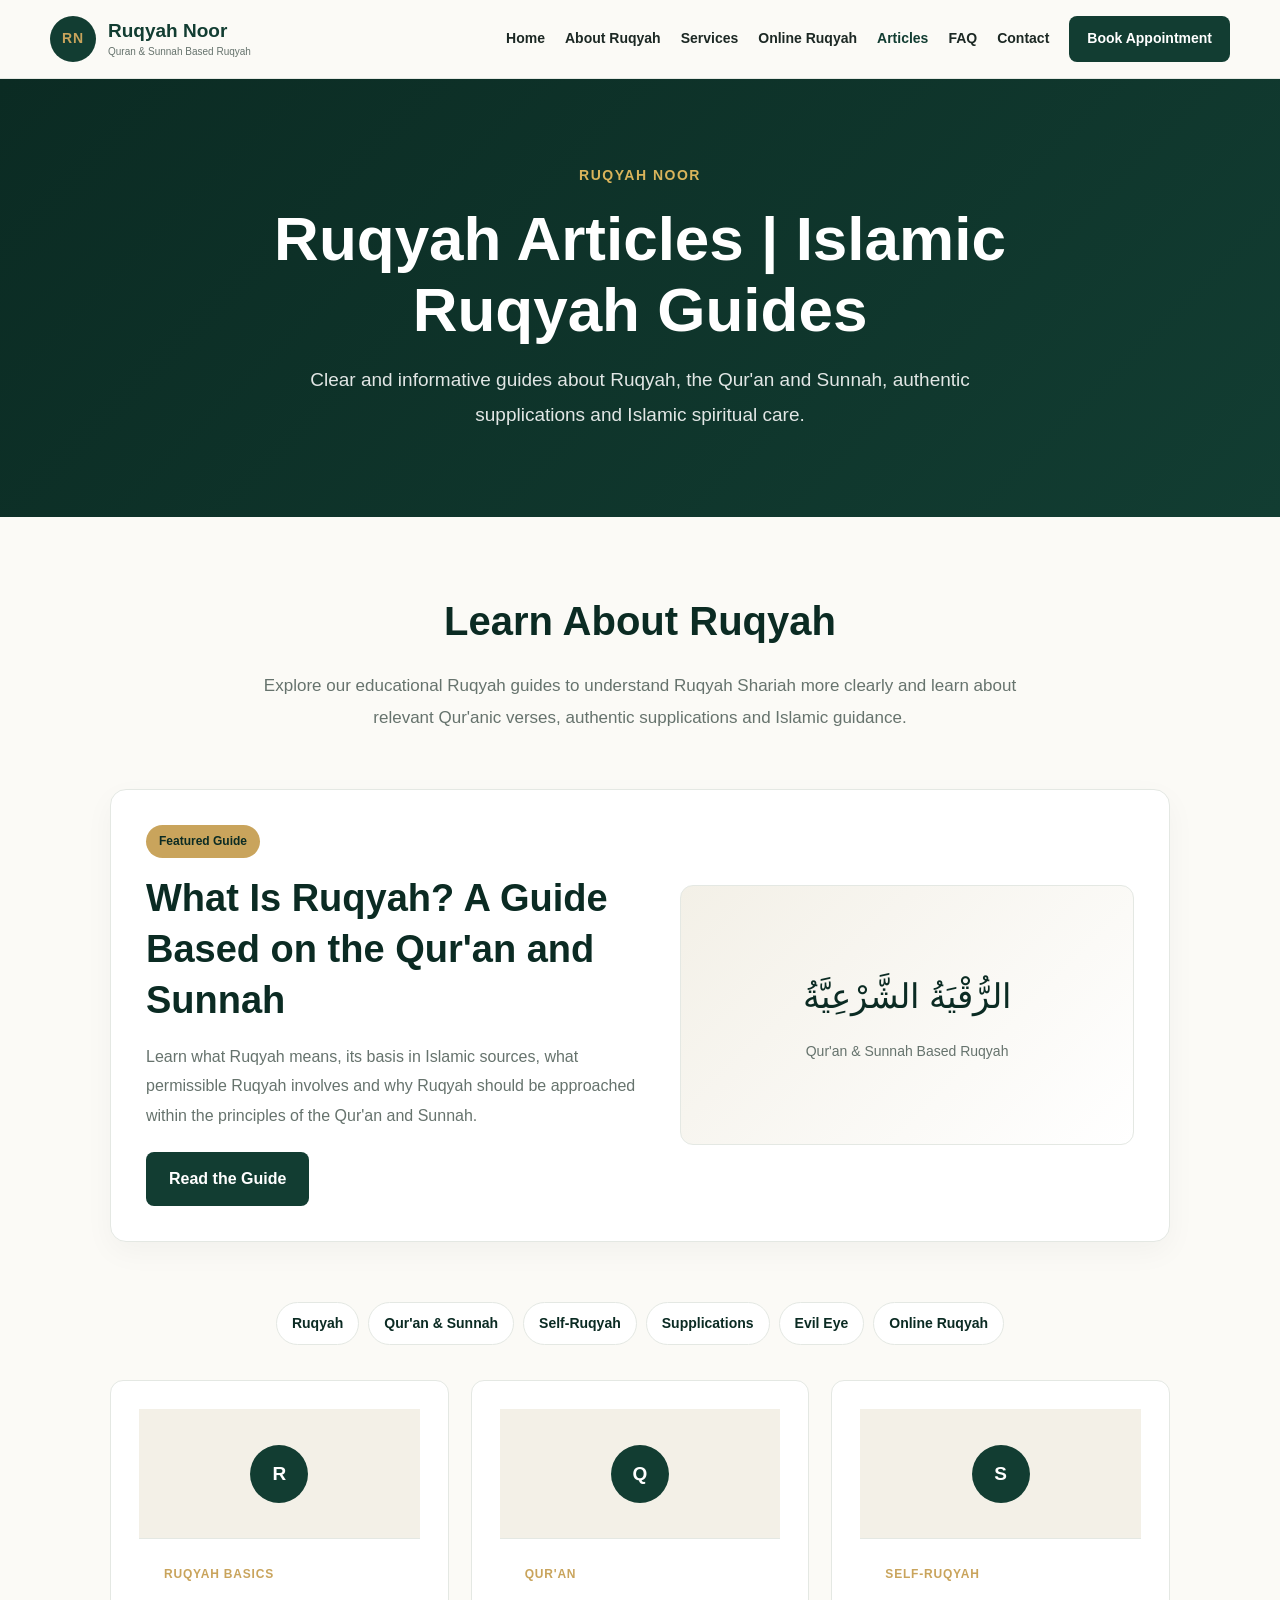
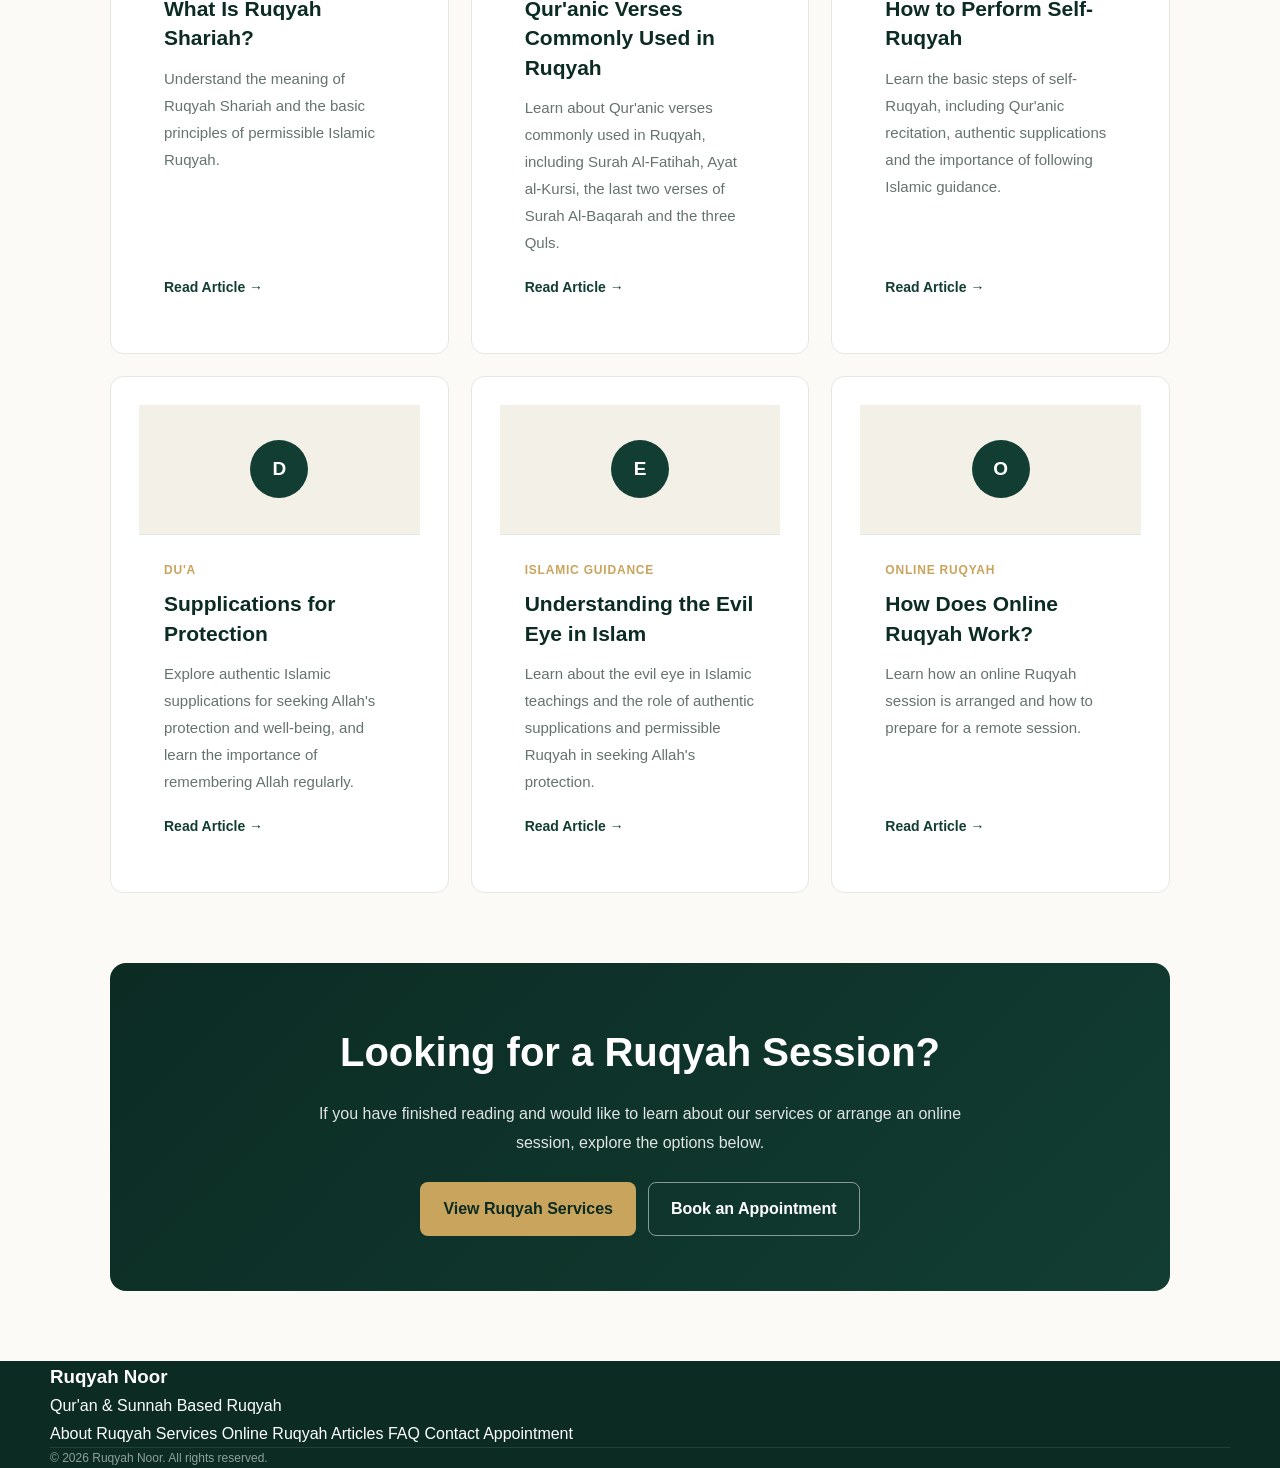
<file: articles.html>
<!DOCTYPE html>
<html lang="en">

<head>
  <meta charset="UTF-8">

  <meta
    name="viewport"
    content="width=device-width, initial-scale=1.0"
  >

  <title>
    Ruqyah Articles | Islamic Ruqyah Guides | Qur'an & Sunnah | Ruqyah Noor
  </title>

  <meta
    name="description"
    content="Explore Ruqyah Noor articles and Islamic Ruqyah guides about Ruqyah Shariah, Qur'an and Sunnah based Ruqyah, self-Ruqyah, authentic supplications, the evil eye and online Ruqyah."
  >

  <meta
    name="keywords"
    content="Ruqyah Articles, Islamic Ruqyah Articles, Ruqyah Guide, Ruqyah Shariah, Quranic Ruqyah, Self Ruqyah, Evil Eye Ruqyah, Ruqyah Duas, Online Ruqyah, Ruqyah Noor"
  >

  <meta
    name="robots"
    content="index, follow"
  >

  <link
    rel="canonical"
    href="https://ruqyahnoor.netlify.app/articles.html"
  >

  <!-- Open Graph -->

  <meta
    property="og:title"
    content="Ruqyah Articles | Islamic Ruqyah Guides | Ruqyah Noor"
  >

  <meta
    property="og:description"
    content="Read informative Islamic Ruqyah guides about the Qur'an and Sunnah, Ruqyah Shariah, self-Ruqyah, authentic supplications, the evil eye and online Ruqyah."
  >

  <meta
    property="og:type"
    content="website"
  >

  <meta
    property="og:url"
    content="https://ruqyahnoor.netlify.app/articles.html"
  >

  <meta
    property="og:site_name"
    content="Ruqyah Noor"
  >

  <!-- Structured Data: CollectionPage -->

  <script type="application/ld+json">
  {
    "@context": "https://schema.org",
    "@type": "CollectionPage",
    "name": "Ruqyah Articles | Islamic Ruqyah Guides | Qur'an & Sunnah | Ruqyah Noor",
    "url": "https://ruqyahnoor.netlify.app/articles.html",
    "description": "Explore Ruqyah Noor articles and Islamic Ruqyah guides about Ruqyah Shariah, Qur'an and Sunnah based Ruqyah, self-Ruqyah, authentic supplications, the evil eye and online Ruqyah.",
    "inLanguage": "en",
    "isPartOf": {
      "@type": "WebSite",
      "name": "Ruqyah Noor",
      "url": "https://ruqyahnoor.netlify.app/"
    },
    "mainEntity": {
      "@type": "ItemList",
      "name": "Ruqyah Noor Guides",
      "numberOfItems": 6,
      "itemListElement": [
        {
          "@type": "ListItem",
          "position": 1,
          "name": "What Is Ruqyah Shariah?",
          "url": "https://ruqyahnoor.netlify.app/article-what-is-ruqyah.html"
        },
        {
          "@type": "ListItem",
          "position": 2,
          "name": "Qur'anic Verses Commonly Used in Ruqyah",
          "url": "https://ruqyahnoor.netlify.app/article-quranic-verses-ruqyah.html"
        },
        {
          "@type": "ListItem",
          "position": 3,
          "name": "How to Perform Self-Ruqyah",
          "url": "https://ruqyahnoor.netlify.app/article-self-ruqyah.html"
        },
        {
          "@type": "ListItem",
          "position": 4,
          "name": "Supplications for Protection",
          "url": "https://ruqyahnoor.netlify.app/article-duas-for-protection.html"
        },
        {
          "@type": "ListItem",
          "position": 5,
          "name": "Understanding the Evil Eye in Islam",
          "url": "https://ruqyahnoor.netlify.app/article-evil-eye.html"
        },
        {
          "@type": "ListItem",
          "position": 6,
          "name": "How Does Online Ruqyah Work?",
          "url": "https://ruqyahnoor.netlify.app/online-ruqyah.html"
        }
      ]
    }
  }
  </script>

  <!-- Structured Data: Breadcrumb -->

  <script type="application/ld+json">
  {
    "@context": "https://schema.org",
    "@type": "BreadcrumbList",
    "itemListElement": [
      {
        "@type": "ListItem",
        "position": 1,
        "name": "Home",
        "item": "https://ruqyahnoor.netlify.app/"
      },
      {
        "@type": "ListItem",
        "position": 2,
        "name": "Articles",
        "item": "https://ruqyahnoor.netlify.app/articles.html"
      }
    ]
  }
  </script>

  <link
    rel="stylesheet"
    href="style.css"
  >

  <style>

    /* =========================================
       ARTICLES PAGE
    ========================================= */

    .articles-page {
      background: var(--cream);
    }

    /* =========================================
       HERO
    ========================================= */

    .articles-hero {
      background:
        linear-gradient(
          135deg,
          var(--green-dark),
          var(--green)
        );

      color: var(--white);
      padding: 85px 20px;
      text-align: center;
    }

    .articles-hero-inner {
      max-width: 900px;
      margin: 0 auto;
    }

    .articles-eyebrow {
      color: var(--gold-light);
      font-size: 14px;
      font-weight: 700;
      letter-spacing: 1.5px;
      text-transform: uppercase;
      margin-bottom: 15px;
    }

    .articles-hero h1 {
      margin: 0 0 18px;
      font-size: clamp(36px, 6vw, 62px);
      line-height: 1.15;
    }

    .articles-hero p {
      max-width: 750px;
      margin: 0 auto;
      color: rgba(255,255,255,0.88);
      font-size: 19px;
      line-height: 1.8;
    }

    /* =========================================
       CONTENT
    ========================================= */

    .articles-content {
      max-width: 1100px;
      margin: 0 auto;
      padding: 70px 20px;
    }

    /* =========================================
       INTRO
    ========================================= */

    .articles-intro {
      max-width: 800px;
      margin: 0 auto 55px;
      text-align: center;
    }

    .articles-intro h2 {
      color: var(--green-dark);
      font-size: clamp(28px, 4vw, 40px);
      margin: 0 0 15px;
    }

    .articles-intro p {
      color: var(--muted);
      font-size: 17px;
      line-height: 1.9;
      margin: 0;
    }

    /* =========================================
       FEATURED ARTICLE
    ========================================= */

    .featured-article {
      display: grid;
      grid-template-columns: 1.1fr 1fr;
      gap: 35px;
      align-items: center;
      background: var(--white);
      border: 1px solid var(--line);
      border-radius: 16px;
      padding: 35px;
      margin-bottom: 60px;
      box-shadow: 0 10px 30px rgba(0,0,0,0.04);
    }

    .featured-label {
      display: inline-block;
      background: var(--gold);
      color: var(--green-dark);
      border-radius: 20px;
      padding: 6px 13px;
      font-size: 12px;
      font-weight: 700;
      margin-bottom: 15px;
    }

    .featured-article h2 {
      color: var(--green-dark);
      font-size: clamp(27px, 4vw, 38px);
      line-height: 1.35;
      margin: 0 0 15px;
    }

    .featured-article p {
      color: var(--muted);
      font-size: 16px;
      line-height: 1.85;
      margin: 0 0 22px;
    }

    .featured-visual {
      min-height: 260px;
      display: flex;
      align-items: center;
      justify-content: center;
      border-radius: 13px;
      background:
        linear-gradient(
          135deg,
          var(--cream-dark),
          #ffffff
        );
      border: 1px solid var(--line);
    }

    .featured-visual-text {
      text-align: center;
      padding: 25px;
    }

    .featured-visual-text .arabic {
      direction: rtl;
      color: var(--green-dark);
      font-size: 34px;
      line-height: 1.8;
      margin-bottom: 10px;
    }

    .featured-visual-text span {
      color: var(--muted);
      font-size: 14px;
    }

    /* =========================================
       CATEGORY FILTER
    ========================================= */

    .article-categories {
      display: flex;
      justify-content: center;
      flex-wrap: wrap;
      gap: 9px;
      margin-bottom: 35px;
    }

    .article-category {
      border: 1px solid var(--line);
      background: var(--white);
      color: var(--green-dark);
      border-radius: 30px;
      padding: 9px 15px;
      font-size: 14px;
      font-weight: 600;
    }

    /* =========================================
       ARTICLES GRID
    ========================================= */

    .articles-grid {
      display: grid;
      grid-template-columns: repeat(3, minmax(0, 1fr));
      gap: 22px;
    }

    /* =========================================
       ARTICLE CARD
    ========================================= */

    .article-card {
      display: flex;
      flex-direction: column;
      background: var(--white);
      border: 1px solid var(--line);
      border-radius: 13px;
      overflow: hidden;
      transition:
        transform 0.2s ease,
        box-shadow 0.2s ease;
    }

    .article-card:hover {
      transform: translateY(-4px);
      box-shadow: 0 14px 35px rgba(0,0,0,0.07);
    }

    .article-card-top {
      min-height: 130px;
      display: flex;
      align-items: center;
      justify-content: center;
      background: var(--cream-dark);
      border-bottom: 1px solid var(--line);
    }

    .article-card-icon {
      width: 58px;
      height: 58px;
      display: flex;
      align-items: center;
      justify-content: center;
      border-radius: 50%;
      background: var(--green);
      color: var(--white);
      font-size: 19px;
      font-weight: 700;
    }

    .article-card-body {
      display: flex;
      flex-direction: column;
      flex: 1;
      padding: 25px;
    }

    .article-tag {
      color: var(--gold);
      font-size: 12px;
      font-weight: 700;
      text-transform: uppercase;
      letter-spacing: 0.8px;
      margin-bottom: 9px;
    }

    .article-card h2 {
      color: var(--green-dark);
      font-size: 21px;
      line-height: 1.4;
      margin: 0 0 12px;
    }

    .article-card p {
      color: var(--muted);
      font-size: 15px;
      line-height: 1.8;
      margin: 0 0 20px;
    }

    .article-read {
      margin-top: auto;
      color: var(--green);
      font-size: 14px;
      font-weight: 700;
      text-decoration: none;
    }

    .article-read:hover {
      color: var(--green-dark);
    }

    /* =========================================
       CTA
    ========================================= */

    .articles-cta {
      margin-top: 70px;
      padding: 55px 30px;
      border-radius: 16px;
      text-align: center;
      background:
        linear-gradient(
          135deg,
          var(--green-dark),
          var(--green)
        );
      color: var(--white);
    }

    .articles-cta h2 {
      color: var(--white);
      font-size: clamp(28px, 4vw, 40px);
      margin: 0 0 14px;
    }

    .articles-cta p {
      max-width: 680px;
      margin: 0 auto 25px;
      color: rgba(255,255,255,0.87);
      line-height: 1.8;
    }

    .articles-cta-buttons {
      display: flex;
      justify-content: center;
      flex-wrap: wrap;
      gap: 12px;
    }

    .articles-cta .btn-primary {
      background: var(--gold);
      color: var(--green-dark);
    }

    .articles-cta .btn-secondary {
      color: var(--white);
      border-color: rgba(255,255,255,0.5);
    }

    /* =========================================
       MOBILE
    ========================================= */

    @media (max-width: 900px) {
      .articles-grid {
        grid-template-columns: repeat(2, minmax(0, 1fr));
      }
    }

    @media (max-width: 750px) {
      .articles-hero {
        padding: 65px 18px;
      }

      .articles-hero p {
        font-size: 16px;
      }

      .articles-content {
        padding: 50px 16px;
      }

      .featured-article {
        grid-template-columns: 1fr;
        padding: 25px;
      }
    }

    @media (max-width: 560px) {
      .articles-grid {
        grid-template-columns: 1fr;
      }

      .featured-visual {
        min-height: 210px;
      }

      .articles-cta {
        padding: 40px 20px;
      }

      .articles-cta-buttons {
        flex-direction: column;
      }

      .articles-cta-buttons a {
        width: 100%;
        box-sizing: border-box;
      }
    }

  </style>

</head>

<body class="articles-page">

  <!-- =========================================
       HEADER
  ========================================== -->

  <header class="site-header">

    <div class="container header-inner">

      <a
        href="index.html"
        class="logo"
      >

        <span class="logo-mark">
          RN
        </span>

        <span class="logo-text">

          <strong>
            Ruqyah Noor
          </strong>

          <small>
            Quran & Sunnah Based Ruqyah
          </small>

        </span>

      </a>

      <!-- MOBILE MENU BUTTON -->

      <button
        class="menu-toggle"
        id="menuToggle"
        aria-label="Open Menu"
        aria-expanded="false"
        type="button"
      >
        ☰
      </button>

      <nav
        class="main-nav"
        id="mainNav"
      >

        <a href="index.html">
          Home
        </a>

        <a href="about-ruqyah.html">
          About Ruqyah
        </a>

        <a href="services.html">
          Services
        </a>

        <a href="online-ruqyah.html">
          Online Ruqyah
        </a>

        <a
          href="articles.html"
          class="active"
        >
          Articles
        </a>

        <a href="faq.html">
          FAQ
        </a>

        <a href="contact.html">
          Contact
        </a>

        <a
          href="appointment.html"
          class="nav-button"
        >
          Book Appointment
        </a>

      </nav>

    </div>

  </header>

  <!-- =========================================
       HERO
  ========================================== -->

  <section class="articles-hero">

    <div class="articles-hero-inner">

      <div class="articles-eyebrow">
        Ruqyah Noor
      </div>

      <h1>
        Ruqyah Articles | Islamic Ruqyah Guides
      </h1>

      <p>
        Clear and informative guides about
        Ruqyah, the Qur'an and Sunnah,
        authentic supplications and
        Islamic spiritual care.
      </p>

    </div>

  </section>

  <!-- =========================================
       MAIN
  ========================================== -->

  <main class="articles-content">

    <!-- INTRO -->

    <section class="articles-intro">

      <h2>
        Learn About Ruqyah
      </h2>

      <p>
        Explore our educational Ruqyah guides
        to understand Ruqyah Shariah more clearly
        and learn about relevant Qur'anic verses,
        authentic supplications and Islamic
        guidance.
      </p>

    </section>

    <!-- FEATURED ARTICLE -->

    <article class="featured-article">

      <div>

        <span class="featured-label">
          Featured Guide
        </span>

        <h2>
          What Is Ruqyah?
          A Guide Based on the Qur'an and Sunnah
        </h2>

        <p>
          Learn what Ruqyah means, its basis in
          Islamic sources, what permissible Ruqyah
          involves and why Ruqyah should be
          approached within the principles of
          the Qur'an and Sunnah.
        </p>

        <!-- CORRECTED FEATURED ARTICLE LINK -->

        <a
          href="article-what-is-ruqyah.html"
          class="btn btn-primary"
        >
          Read the Guide
        </a>

      </div>

      <div class="featured-visual">

        <div class="featured-visual-text">

          <div class="arabic">
            الرُّقْيَةُ الشَّرْعِيَّةُ
          </div>

          <span>
            Qur'an & Sunnah Based Ruqyah
          </span>

        </div>

      </div>

    </article>

    <!-- CATEGORIES -->

    <div class="article-categories">

      <span class="article-category">
        Ruqyah
      </span>

      <span class="article-category">
        Qur'an & Sunnah
      </span>

      <span class="article-category">
        Self-Ruqyah
      </span>

      <span class="article-category">
        Supplications
      </span>

      <span class="article-category">
        Evil Eye
      </span>

      <span class="article-category">
        Online Ruqyah
      </span>

    </div>

    <!-- ARTICLES -->

    <section class="articles-grid">

      <!-- ARTICLE 1 -->

      <article class="article-card">

        <div class="article-card-top">

          <div class="article-card-icon">
            R
          </div>

        </div>

        <div class="article-card-body">

          <div class="article-tag">
            Ruqyah Basics
          </div>

          <h2>
            What Is Ruqyah Shariah?
          </h2>

          <p>
            Understand the meaning of Ruqyah
            Shariah and the basic principles of
            permissible Islamic Ruqyah.
          </p>

          <!-- CORRECTED ARTICLE 1 LINK -->

          <a
            href="article-what-is-ruqyah.html"
            class="article-read"
          >
            Read Article →
          </a>

        </div>

      </article>

      <!-- ARTICLE 2 -->

      <article class="article-card">

        <div class="article-card-top">

          <div class="article-card-icon">
            Q
          </div>

        </div>

        <div class="article-card-body">

          <div class="article-tag">
            Qur'an
          </div>

          <h2>
            Qur'anic Verses Commonly Used in Ruqyah
          </h2>

          <p>
            Learn about Qur'anic verses commonly used
            in Ruqyah, including Surah Al-Fatihah,
            Ayat al-Kursi, the last two verses of
            Surah Al-Baqarah and the three Quls.
          </p>

          <a
            href="article-quranic-verses-ruqyah.html"
            class="article-read"
          >
            Read Article →
          </a>

        </div>

      </article>

      <!-- ARTICLE 3 -->

      <article class="article-card">

        <div class="article-card-top">

          <div class="article-card-icon">
            S
          </div>

        </div>

        <div class="article-card-body">

          <div class="article-tag">
            Self-Ruqyah
          </div>

          <h2>
            How to Perform Self-Ruqyah
          </h2>

          <p>
            Learn the basic steps of self-Ruqyah,
            including Qur'anic recitation, authentic
            supplications and the importance of
            following Islamic guidance.
          </p>

          <a
            href="article-self-ruqyah.html"
            class="article-read"
          >
            Read Article →
          </a>

        </div>

      </article>

      <!-- ARTICLE 4 -->

      <article class="article-card">

        <div class="article-card-top">

          <div class="article-card-icon">
            D
          </div>

        </div>

        <div class="article-card-body">

          <div class="article-tag">
            Du'a
          </div>

          <h2>
            Supplications for Protection
          </h2>

          <p>
            Explore authentic Islamic supplications
            for seeking Allah's protection and
            well-being, and learn the importance
            of remembering Allah regularly.
          </p>

          <a
            href="article-duas-for-protection.html"
            class="article-read"
          >
            Read Article →
          </a>

        </div>

      </article>

      <!-- ARTICLE 5 -->

      <article class="article-card">

        <div class="article-card-top">

          <div class="article-card-icon">
            E
          </div>

        </div>

        <div class="article-card-body">

          <div class="article-tag">
            Islamic Guidance
          </div>

          <h2>
            Understanding the Evil Eye in Islam
          </h2>

          <p>
            Learn about the evil eye in Islamic
            teachings and the role of authentic
            supplications and permissible Ruqyah
            in seeking Allah's protection.
          </p>

          <a
            href="article-evil-eye.html"
            class="article-read"
          >
            Read Article →
          </a>

        </div>

      </article>

      <!-- ARTICLE 6 -->

      <article class="article-card">

        <div class="article-card-top">

          <div class="article-card-icon">
            O
          </div>

        </div>

        <div class="article-card-body">

          <div class="article-tag">
            Online Ruqyah
          </div>

          <h2>
            How Does Online Ruqyah Work?
          </h2>

          <p>
            Learn how an online Ruqyah session is
            arranged and how to prepare for a remote
            session.
          </p>

          <a
            href="online-ruqyah.html"
            class="article-read"
          >
            Read Article →
          </a>

        </div>

      </article>

    </section>

    <!-- CTA -->

    <section class="articles-cta">

      <h2>
        Looking for a Ruqyah Session?
      </h2>

      <p>
        If you have finished reading and would
        like to learn about our services or
        arrange an online session, explore the
        options below.
      </p>

      <div class="articles-cta-buttons">

        <a
          href="services.html"
          class="btn btn-primary"
        >
          View Ruqyah Services
        </a>

        <a
          href="appointment.html"
          class="btn btn-secondary"
        >
          Book an Appointment
        </a>

      </div>

    </section>

  </main>

  <!-- =========================================
       FOOTER
  ========================================== -->

  <footer class="site-footer">

    <div class="container">

      <div class="footer-content">

        <div>

          <h3>
            Ruqyah Noor
          </h3>

          <p>
            Qur'an &amp; Sunnah Based Ruqyah
          </p>

        </div>

        <div class="footer-links">

          <a href="about-ruqyah.html">
            About Ruqyah
          </a>

          <a href="services.html">
            Services
          </a>

          <a href="online-ruqyah.html">
            Online Ruqyah
          </a>

          <a href="articles.html">
            Articles
          </a>

          <a href="faq.html">
            FAQ
          </a>

          <a href="contact.html">
            Contact
          </a>

          <a href="appointment.html">
            Appointment
          </a>

        </div>

      </div>

      <div class="footer-bottom">

        <p>
          ©
          <span id="year"></span>
          Ruqyah Noor.
          All rights reserved.
        </p>

      </div>

    </div>

  </footer>

  <!-- CENTRAL JAVASCRIPT -->

  <script src="script.js"></script>

</body>

</html>
</file>
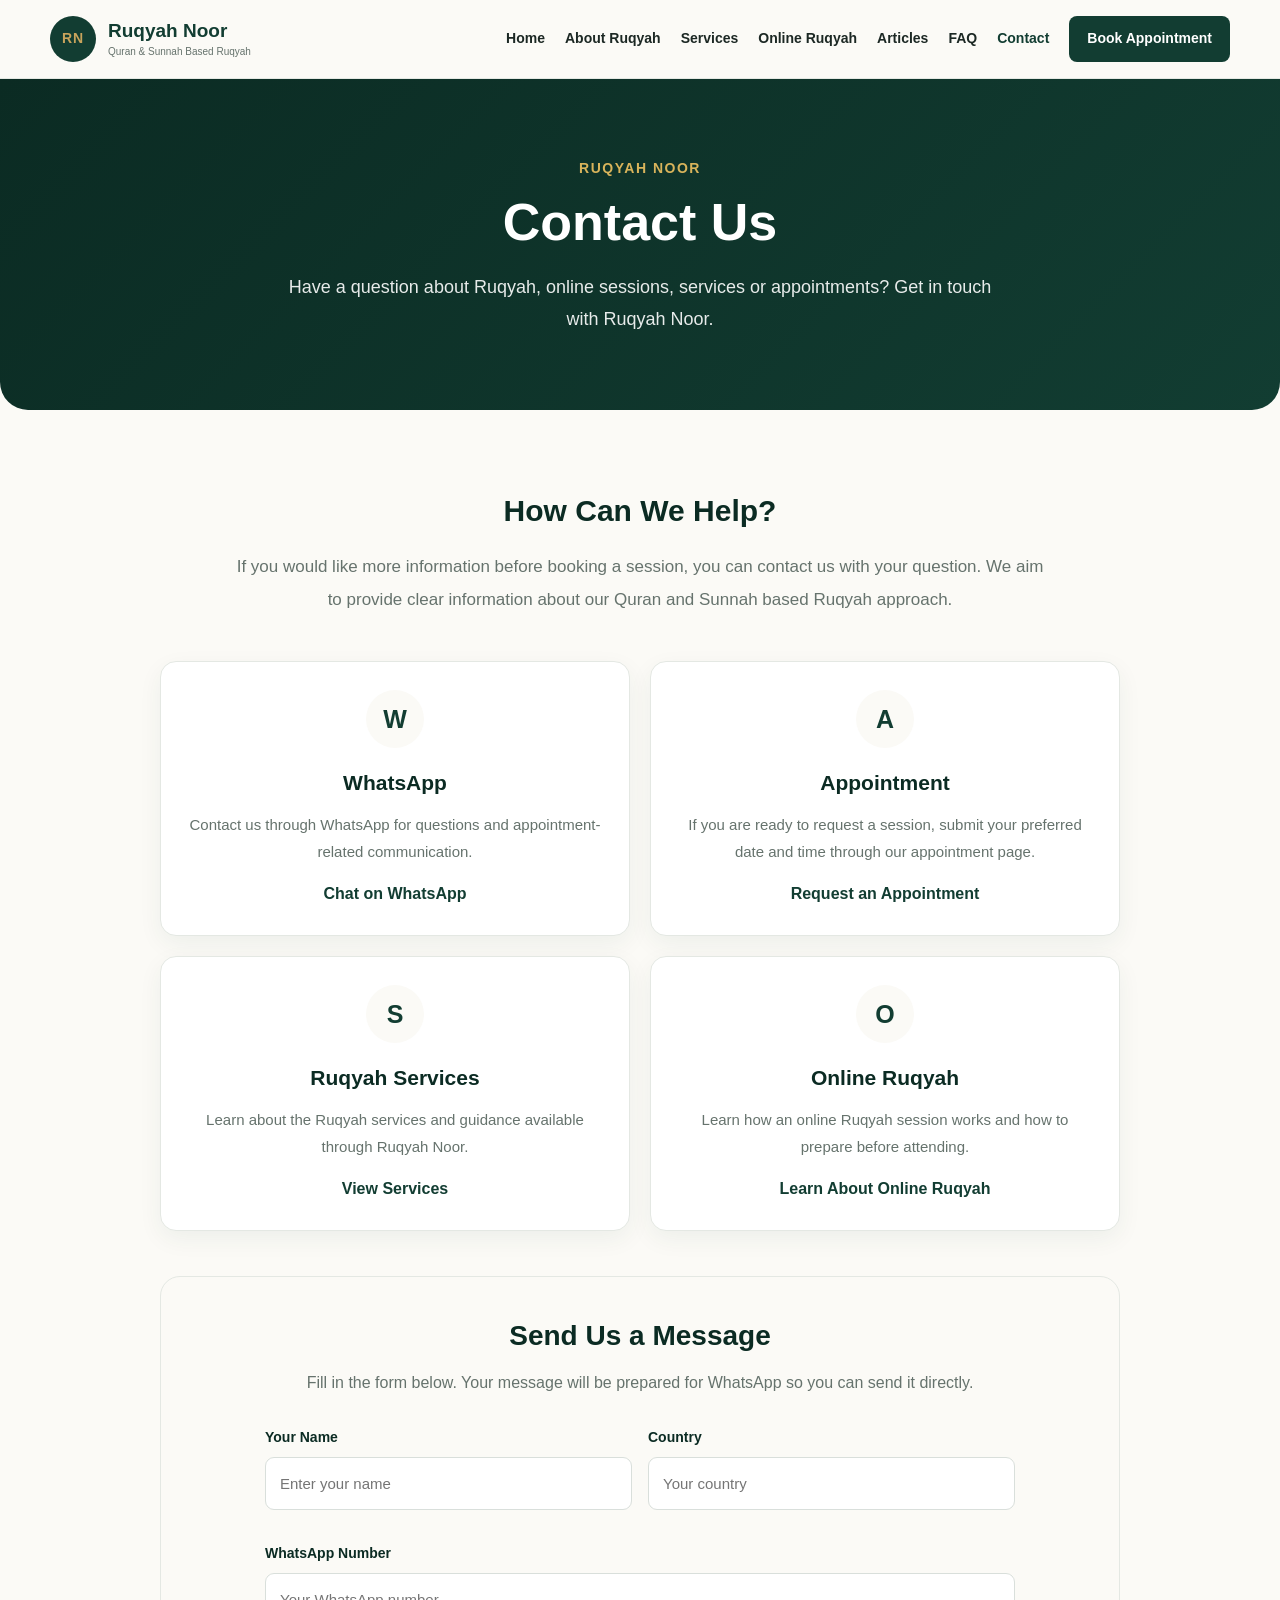
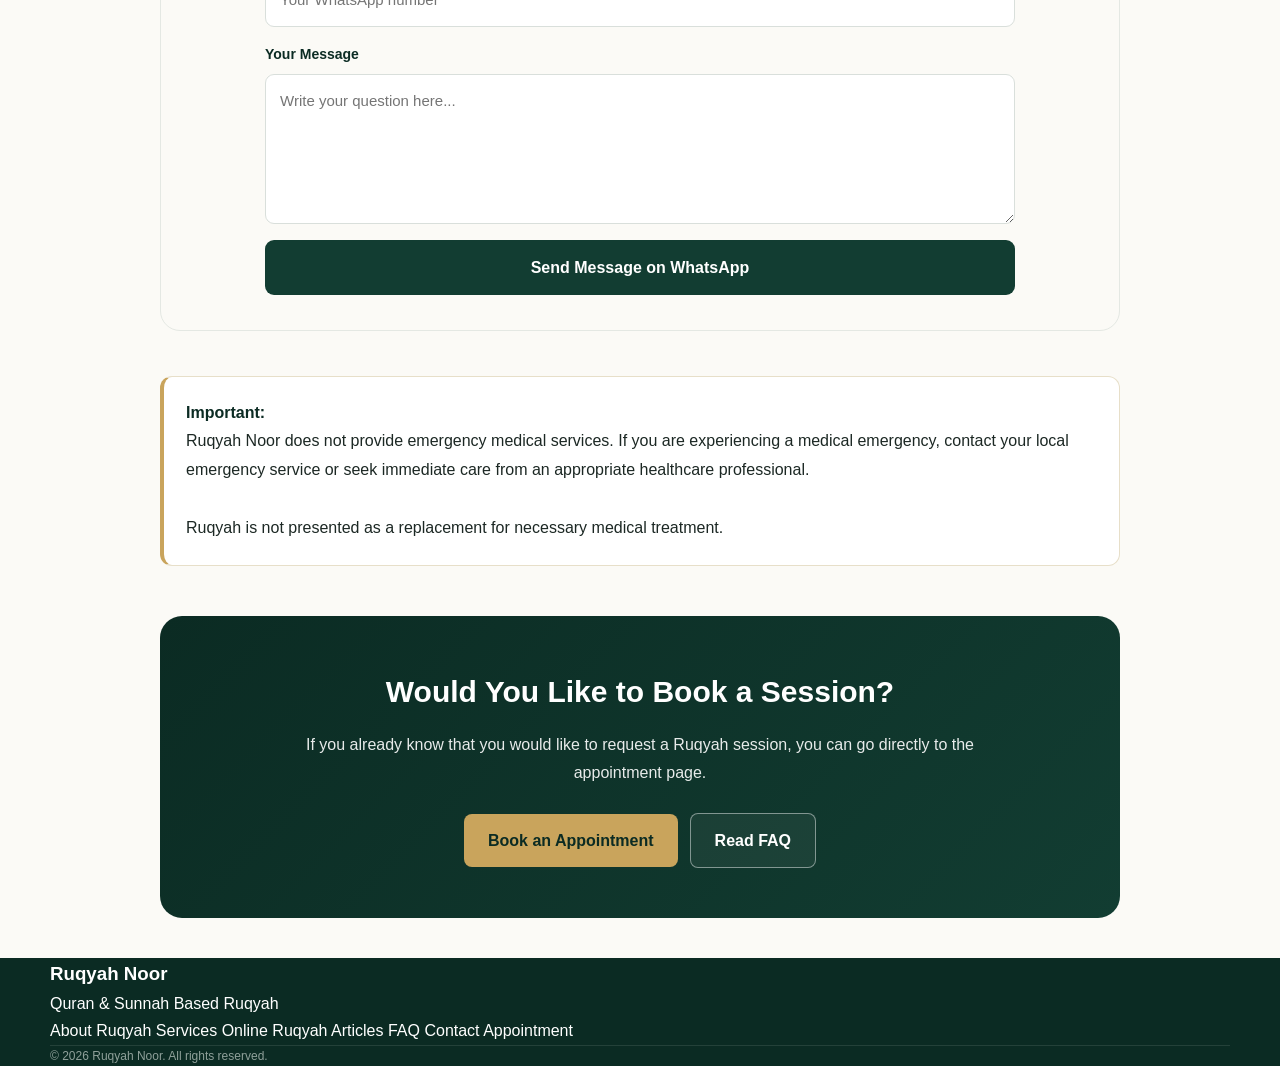
<file: contact.html>
<!DOCTYPE html>

<html lang="en">

<head>

  <meta charset="UTF-8">

<meta
name="viewport"
content="width=device-width, initial-scale=1.0"

>

  <title>
    Contact Ruqyah Noor | Quran & Sunnah Based Ruqyah
  </title>

<meta
name="description"
content="Contact Ruqyah Noor for questions about Quran and Sunnah based Ruqyah, online Ruqyah sessions, services and appointments."

>

<meta
name="keywords"
content="Contact Ruqyah Noor, Ruqyah contact, online Ruqyah contact, Islamic Ruqyah, Quran Sunnah Ruqyah"

>

  <meta name="robots" content="index, follow">

  <link
    rel="canonical"
    href="https://ruqyahnoor.netlify.app/contact.html"
  >

  <!-- Open Graph -->

<meta
property="og:title"
content="Contact Ruqyah Noor"

>

<meta
property="og:description"
content="Contact Ruqyah Noor for questions about Ruqyah services, online sessions and appointments."

>

<meta
property="og:type"
content="website"

>

<meta
property="og:url"
content="https://ruqyahnoor.netlify.app/contact.html"

>

<meta
property="og:site_name"
content="Ruqyah Noor"

>

  <link
    rel="stylesheet"
    href="style.css"
  >

  <style>

    /* =========================================
       CONTACT PAGE
    ========================================= */

    .contact-page {
      max-width: 1000px;
      margin: 0 auto;
      padding: 20px;
      box-sizing: border-box;
    }


    /* =========================================
       HERO
    ========================================= */

    .contact-hero {
      background:
        linear-gradient(
          135deg,
          var(--green-dark),
          var(--green)
        );

      color: var(--white);

      padding: 75px 25px;

      text-align: center;

      border-radius: 0 0 28px 28px;

      margin-bottom: 55px;
    }


    .contact-hero .eyebrow {
      color: var(--gold-light);

      font-size: 14px;

      font-weight: 700;

      letter-spacing: 1.5px;

      text-transform: uppercase;

      margin-bottom: 12px;
    }


    .contact-hero h1 {
      margin: 0 0 18px;

      font-size: clamp(32px, 5vw, 52px);

      line-height: 1.15;

      font-weight: 800;
    }


    .contact-hero p {
      max-width: 720px;

      margin: 0 auto;

      font-size: 18px;

      line-height: 1.8;

      color: rgba(255,255,255,0.9);
    }


    /* =========================================
       INTRO
    ========================================= */

    .contact-intro {
      max-width: 820px;

      margin: 0 auto 45px;

      text-align: center;
    }


    .contact-intro h2 {
      color: var(--green-dark);

      margin-bottom: 15px;

      font-size: 30px;
    }


    .contact-intro p {
      color: var(--muted);

      font-size: 17px;

      line-height: 1.9;

      margin: 0;
    }


    /* =========================================
       CONTACT GRID
    ========================================= */

    .contact-grid {
      display: grid;

      grid-template-columns:
        repeat(2, minmax(0, 1fr));

      gap: 20px;

      margin-bottom: 45px;
    }


    /* =========================================
       CONTACT CARD
    ========================================= */

    .contact-card {
      background: var(--white);

      border: 1px solid var(--line);

      border-radius: 16px;

      padding: 28px;

      box-sizing: border-box;

      box-shadow:
        0 8px 25px rgba(18,61,50,0.06);

      text-align: center;

      transition: 0.25s ease;
    }


    .contact-card:hover {
      transform: translateY(-3px);

      box-shadow:
        0 12px 30px rgba(18,61,50,0.10);
    }


    .contact-icon {
      width: 58px;

      height: 58px;

      margin: 0 auto 17px;

      border-radius: 50%;

      display: flex;

      align-items: center;

      justify-content: center;

      background: var(--cream);

      color: var(--green);

      font-size: 25px;

      font-weight: 700;
    }


    .contact-card h3 {
      margin: 0 0 10px;

      color: var(--green-dark);

      font-size: 21px;
    }


    .contact-card p {
      margin: 0 0 15px;

      color: var(--muted);

      line-height: 1.8;

      font-size: 15px;
    }


    .contact-card a {
      color: var(--green);

      font-weight: 700;

      text-decoration: none;

      word-break: break-word;
    }


    .contact-card a:hover {
      text-decoration: underline;
    }


    /* =========================================
       CONTACT FORM
    ========================================= */

    .contact-form-section {
      background: var(--cream);

      border: 1px solid var(--line);

      border-radius: 20px;

      padding: 35px;

      margin-bottom: 45px;
    }


    .contact-form-section h2 {
      margin: 0 0 10px;

      color: var(--green-dark);

      font-size: 28px;

      text-align: center;
    }


    .contact-form-section > p {
      max-width: 700px;

      margin: 0 auto 28px;

      text-align: center;

      color: var(--muted);

      line-height: 1.8;
    }


    .contact-form {
      max-width: 750px;

      margin: 0 auto;
    }


    .form-row {
      display: grid;

      grid-template-columns:
        repeat(2, minmax(0, 1fr));

      gap: 16px;

      margin-bottom: 16px;
    }


    .form-group {
      margin-bottom: 16px;
    }


    .form-group label {
      display: block;

      margin-bottom: 7px;

      color: var(--green-dark);

      font-weight: 700;

      font-size: 14px;
    }


    .form-group input,
    .form-group textarea {
      width: 100%;

      box-sizing: border-box;

      border: 1px solid #d9dfdb;

      border-radius: 9px;

      background: var(--white);

      padding: 13px 14px;

      font-family: inherit;

      font-size: 15px;

      color: var(--ink);

      outline: none;

      transition: 0.2s ease;
    }


    .form-group input:focus,
    .form-group textarea:focus {
      border-color: var(--green);

      box-shadow:
        0 0 0 3px rgba(18,61,50,0.08);
    }


    .form-group textarea {
      min-height: 150px;

      resize: vertical;
    }


    .contact-submit {
      display: block;

      width: 100%;

      border: none;

      border-radius: 9px;

      padding: 14px 20px;

      background: var(--green);

      color: var(--white);

      font-family: inherit;

      font-size: 16px;

      font-weight: 700;

      cursor: pointer;

      transition: 0.25s ease;
    }


    .contact-submit:hover {
      background: var(--green-dark);

      transform: translateY(-1px);
    }


    .contact-message {
      display: none;

      margin-top: 15px;

      padding: 13px 15px;

      border-radius: 8px;

      background: #eef6f1;

      color: var(--green-dark);

      text-align: center;

      line-height: 1.6;
    }


    /* =========================================
       IMPORTANT NOTE
    ========================================= */

    .contact-note {
      background: var(--white);

      border: 1px solid #e7dfc9;

      border-left: 4px solid var(--gold);

      padding: 22px;

      border-radius: 12px;

      margin-bottom: 50px;

      color: var(--ink);

      line-height: 1.8;
    }


    .contact-note strong {
      color: var(--green-dark);
    }


    /* =========================================
       CTA
    ========================================= */

    .contact-cta {
      padding: 50px 25px;

      text-align: center;

      background:
        linear-gradient(
          135deg,
          var(--green-dark),
          var(--green)
        );

      color: var(--white);

      border-radius: 22px;

      margin-bottom: 20px;
    }


    .contact-cta h2 {
      margin: 0 0 14px;

      font-size: 30px;
    }


    .contact-cta p {
      max-width: 680px;

      margin: 0 auto 25px;

      color: rgba(255,255,255,0.9);

      line-height: 1.8;
    }


    .contact-cta-buttons {
      display: flex;

      justify-content: center;

      align-items: center;

      flex-wrap: wrap;

      gap: 12px;
    }


    .contact-btn {
      display: inline-block;

      padding: 13px 24px;

      border-radius: 8px;

      text-decoration: none;

      font-weight: 700;

      transition: 0.25s ease;
    }


    .contact-btn-primary {
      background: var(--gold);

      color: var(--green-dark);
    }


    .contact-btn-primary:hover {
      background: var(--gold-light);

      transform: translateY(-2px);
    }


    .contact-btn-secondary {
      border: 1px solid rgba(255,255,255,0.45);

      color: var(--white);

      background: rgba(255,255,255,0.05);
    }


    .contact-btn-secondary:hover {
      background: rgba(255,255,255,0.12);

      transform: translateY(-2px);
    }


    /* =========================================
       MOBILE
    ========================================= */

    @media (max-width: 700px) {

      .contact-page {
        padding: 12px;
      }


      .contact-hero {
        padding: 55px 18px;

        border-radius: 0 0 20px 20px;

        margin-bottom: 40px;
      }


      .contact-hero h1 {
        font-size: 34px;
      }


      .contact-hero p {
        font-size: 16px;

        line-height: 1.7;
      }


      .contact-grid {
        grid-template-columns: 1fr;
      }


      .contact-form-section {
        padding: 22px 16px;
      }


      .contact-form-section h2 {
        font-size: 25px;
      }


      .form-row {
        grid-template-columns: 1fr;

        gap: 0;
      }


      .contact-cta {
        padding: 40px 18px;

        border-radius: 18px;
      }


      .contact-cta h2 {
        font-size: 26px;
      }


      .contact-btn {
        width: 100%;

        box-sizing: border-box;
      }

    }

  </style>

</head>

<body>

  <!-- =========================================
       HEADER
  ========================================= -->

  <header class="site-header">

<div class="container header-inner">

  <!-- COMPLETE LOGO -->

<a
href="index.html"
class="logo"

>


<span class="logo-mark">
  RN
</span>

<span class="logo-text">

  <strong>
    Ruqyah Noor
  </strong>

  <small>
    Quran & Sunnah Based Ruqyah
  </small>

</span>


  </a>

  <!-- MOBILE MENU BUTTON -->

<button
class="menu-toggle"
id="menuToggle"
aria-label="Open Menu"
aria-expanded="false"
type="button"

>


☰


  </button>

  <nav
    class="main-nav"
    id="mainNav"
  >

<a href="index.html">
  Home
</a>

<a href="about-ruqyah.html">
  About Ruqyah
</a>

<a href="services.html">
  Services
</a>

<a href="online-ruqyah.html">
  Online Ruqyah
</a>

<a href="articles.html">
  Articles
</a>

<a href="faq.html">
  FAQ
</a>

<a
  href="contact.html"
  class="active"
>
  Contact
</a>

 <a
  href="appointment.html"
  class="nav-button"
>
  Book Appointment
</a>


  </nav>

</div>

  </header>

  <!-- =========================================
       HERO
  ========================================== -->

  <section class="contact-hero">

<div class="eyebrow">
  Ruqyah Noor
</div>

<h1>
  Contact Us
</h1>

<p>
  Have a question about Ruqyah, online sessions,
  services or appointments? Get in touch with
  Ruqyah Noor.
</p>

  </section>

  <main class="contact-page">

<!-- =========================================
     INTRO
========================================= -->

<section class="contact-intro">

  <h2>
    How Can We Help?
  </h2>

  <p>
    If you would like more information before booking
    a session, you can contact us with your question.
    We aim to provide clear information about our
    Quran and Sunnah based Ruqyah approach.
  </p>

</section>

<!-- =========================================
     CONTACT OPTIONS
========================================= -->

<section class="contact-grid">

  <!-- WhatsApp -->

  <div class="contact-card">


<div class="contact-icon">
  W
</div>


<h3>
  WhatsApp
</h3>


<p>
  Contact us through WhatsApp for questions and
  appointment-related communication.
</p>


<a
  href="https://wa.me/923136518694"
  target="_blank"
  rel="noopener"
>
  Chat on WhatsApp
</a>


  </div>

  <!-- Appointment -->

  <div class="contact-card">


<div class="contact-icon">
  A
</div>


<h3>
  Appointment
</h3>


<p>
  If you are ready to request a session, submit
  your preferred date and time through our
  appointment page.
</p>


<a href="appointment.html">
  Request an Appointment
</a>


  </div>

  <!-- Services -->

  <div class="contact-card">


<div class="contact-icon">
  S
</div>


<h3>
  Ruqyah Services
</h3>


<p>
  Learn about the Ruqyah services and guidance
  available through Ruqyah Noor.
</p>


<a href="services.html">
  View Services
</a>


  </div>

  <!-- Online -->

  <div class="contact-card">


<div class="contact-icon">
  O
</div>


<h3>
  Online Ruqyah
</h3>


<p>
  Learn how an online Ruqyah session works and
  how to prepare before attending.
</p>


<a href="online-ruqyah.html">
  Learn About Online Ruqyah
</a>


  </div>

</section>

<!-- =========================================
     CONTACT FORM
========================================= -->

<section class="contact-form-section">

  <h2>
    Send Us a Message
  </h2>

  <p>
    Fill in the form below. Your message will be
    prepared for WhatsApp so you can send it directly.
  </p>

  <form
    id="contactForm"
    class="contact-form"
  >

<div class="form-row">


  <div class="form-group">

    <label for="contactName">
      Your Name
    </label>

    <input
      type="text"
      id="contactName"
      name="contactName"
      placeholder="Enter your name"
      required
    >

  </div>


  <div class="form-group">

    <label for="contactCountry">
      Country
    </label>

    <input
      type="text"
      id="contactCountry"
      name="contactCountry"
      placeholder="Your country"
    >

  </div>


</div>


<div class="form-group">

  <label for="contactWhatsApp">
    WhatsApp Number
  </label>

  <input
    type="tel"
    id="contactWhatsApp"
    name="contactWhatsApp"
    placeholder="Your WhatsApp number"
  >

</div>


<div class="form-group">

  <label for="contactMessage">
    Your Message
  </label>

  <textarea
    id="contactMessage"
    name="contactMessage"
    placeholder="Write your question here..."
    required
  ></textarea>

</div>


<button
  type="submit"
  class="contact-submit"
>
  Send Message on WhatsApp
</button>


<div
  id="contactFormMessage"
  class="contact-message"
></div>


  </form>

</section>

<!-- =========================================
     IMPORTANT NOTE
========================================= -->

<div class="contact-note">

  <strong>
    Important:
  </strong>

  <br>

Ruqyah Noor does not provide emergency medical
services. If you are experiencing a medical emergency,
contact your local emergency service or seek immediate
care from an appropriate healthcare professional.

<br><br>

Ruqyah is not presented as a replacement for necessary
medical treatment.

</div>

<!-- =========================================
     CTA
========================================= -->

<section class="contact-cta">

  <h2>
    Would You Like to Book a Session?
  </h2>

  <p>
    If you already know that you would like to request
    a Ruqyah session, you can go directly to the
    appointment page.
  </p>

  <div class="contact-cta-buttons">


<a
  href="appointment.html"
  class="contact-btn contact-btn-primary"
>
  Book an Appointment
</a>


<a
  href="faq.html"
  class="contact-btn contact-btn-secondary"
>
  Read FAQ
</a>


  </div>

</section>

  </main>

  <!-- =========================================
       FOOTER
  ========================================= -->

  <footer class="site-footer">

<div class="container">

  <div class="footer-content">


<div>

  <h3>
    Ruqyah Noor
  </h3>

  <p>
    Quran &amp; Sunnah Based Ruqyah
  </p>

</div>


<div class="footer-links">

  <a href="about-ruqyah.html">
    About Ruqyah
  </a>

  <a href="services.html">
    Services
  </a>

  <a href="online-ruqyah.html">
    Online Ruqyah
  </a>

  <a href="articles.html">
    Articles
  </a>

  <a href="faq.html">
    FAQ
  </a>

  <a
    href="contact.html"
    class="active"
  >
    Contact
  </a>

  <a href="appointment.html">
    Appointment
  </a>

</div>


  </div>

  <div class="footer-bottom">

<p>
  ©
  <span id="year"></span>
  Ruqyah Noor.
  All rights reserved.
</p>


  </div>

</div>

  </footer>

  <!-- CENTRAL JAVASCRIPT -->

  <script src="script.js"></script>

</body>

</html>
</file>
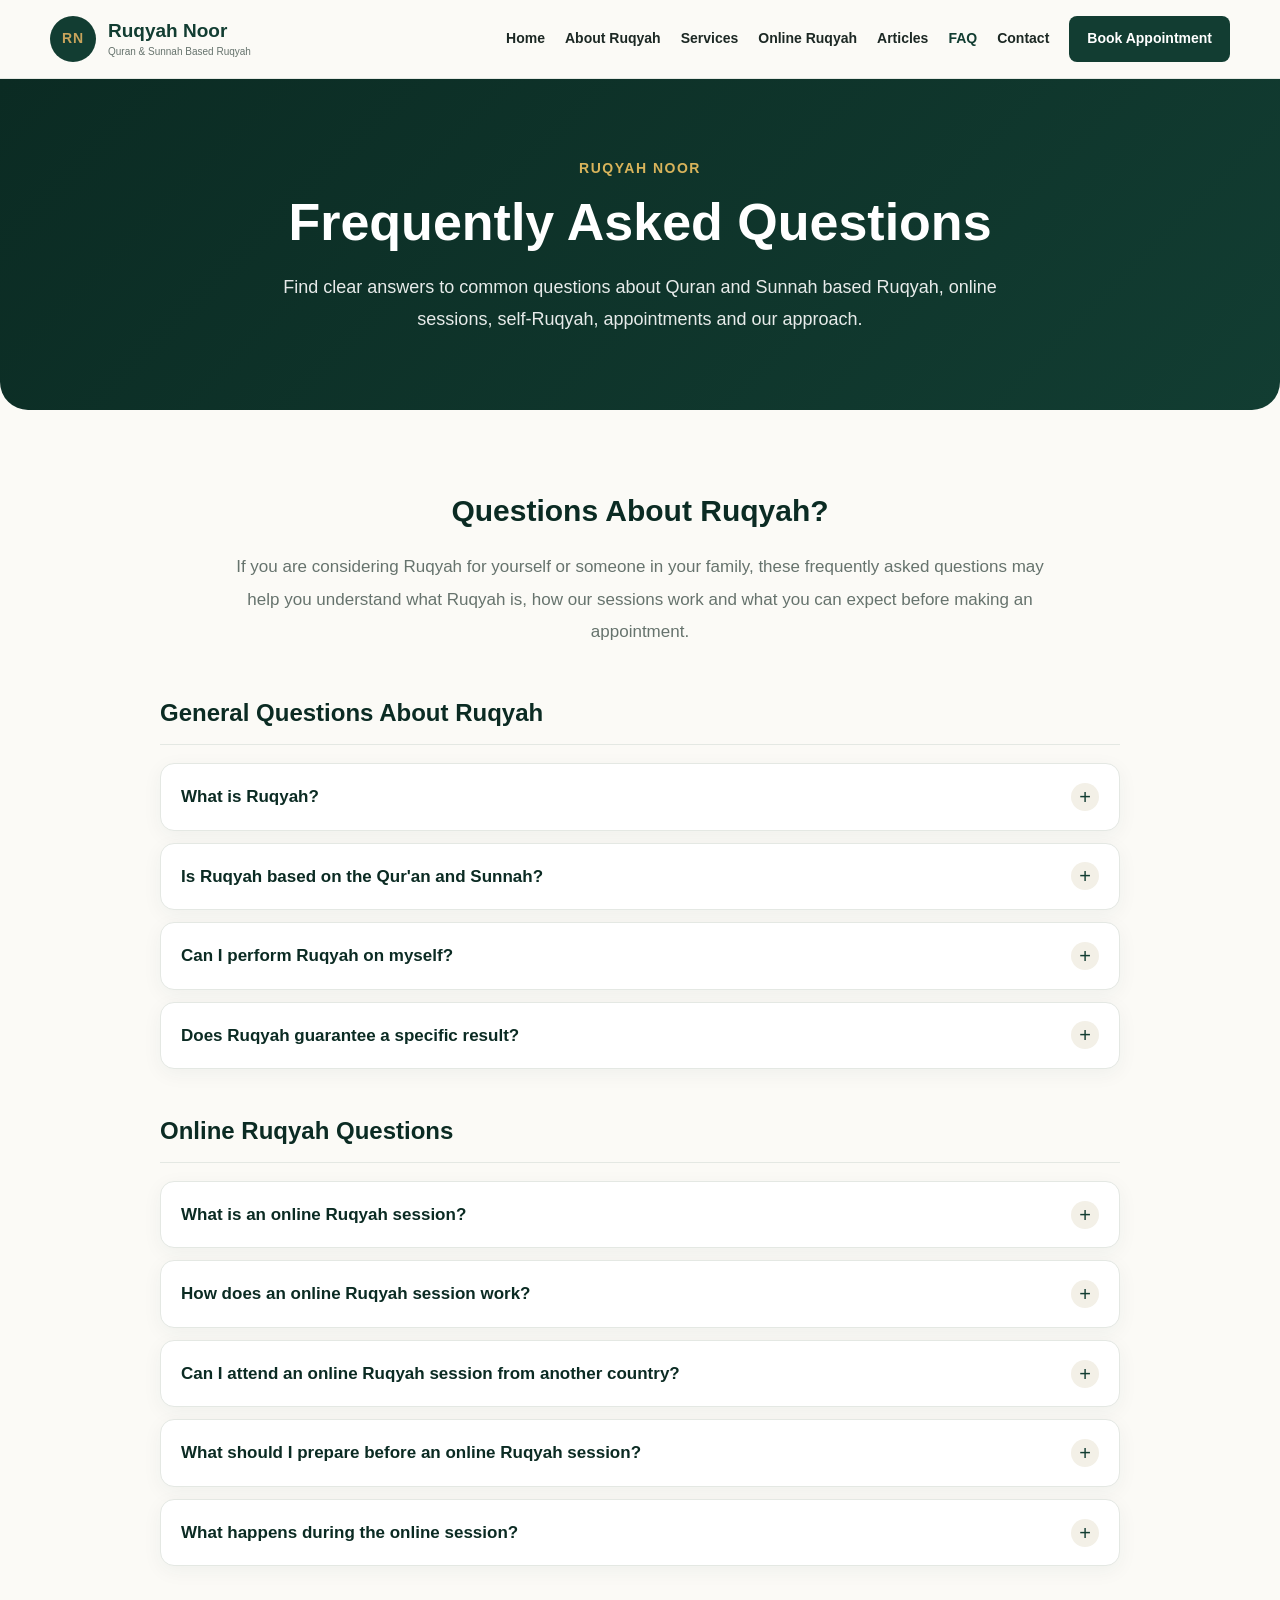
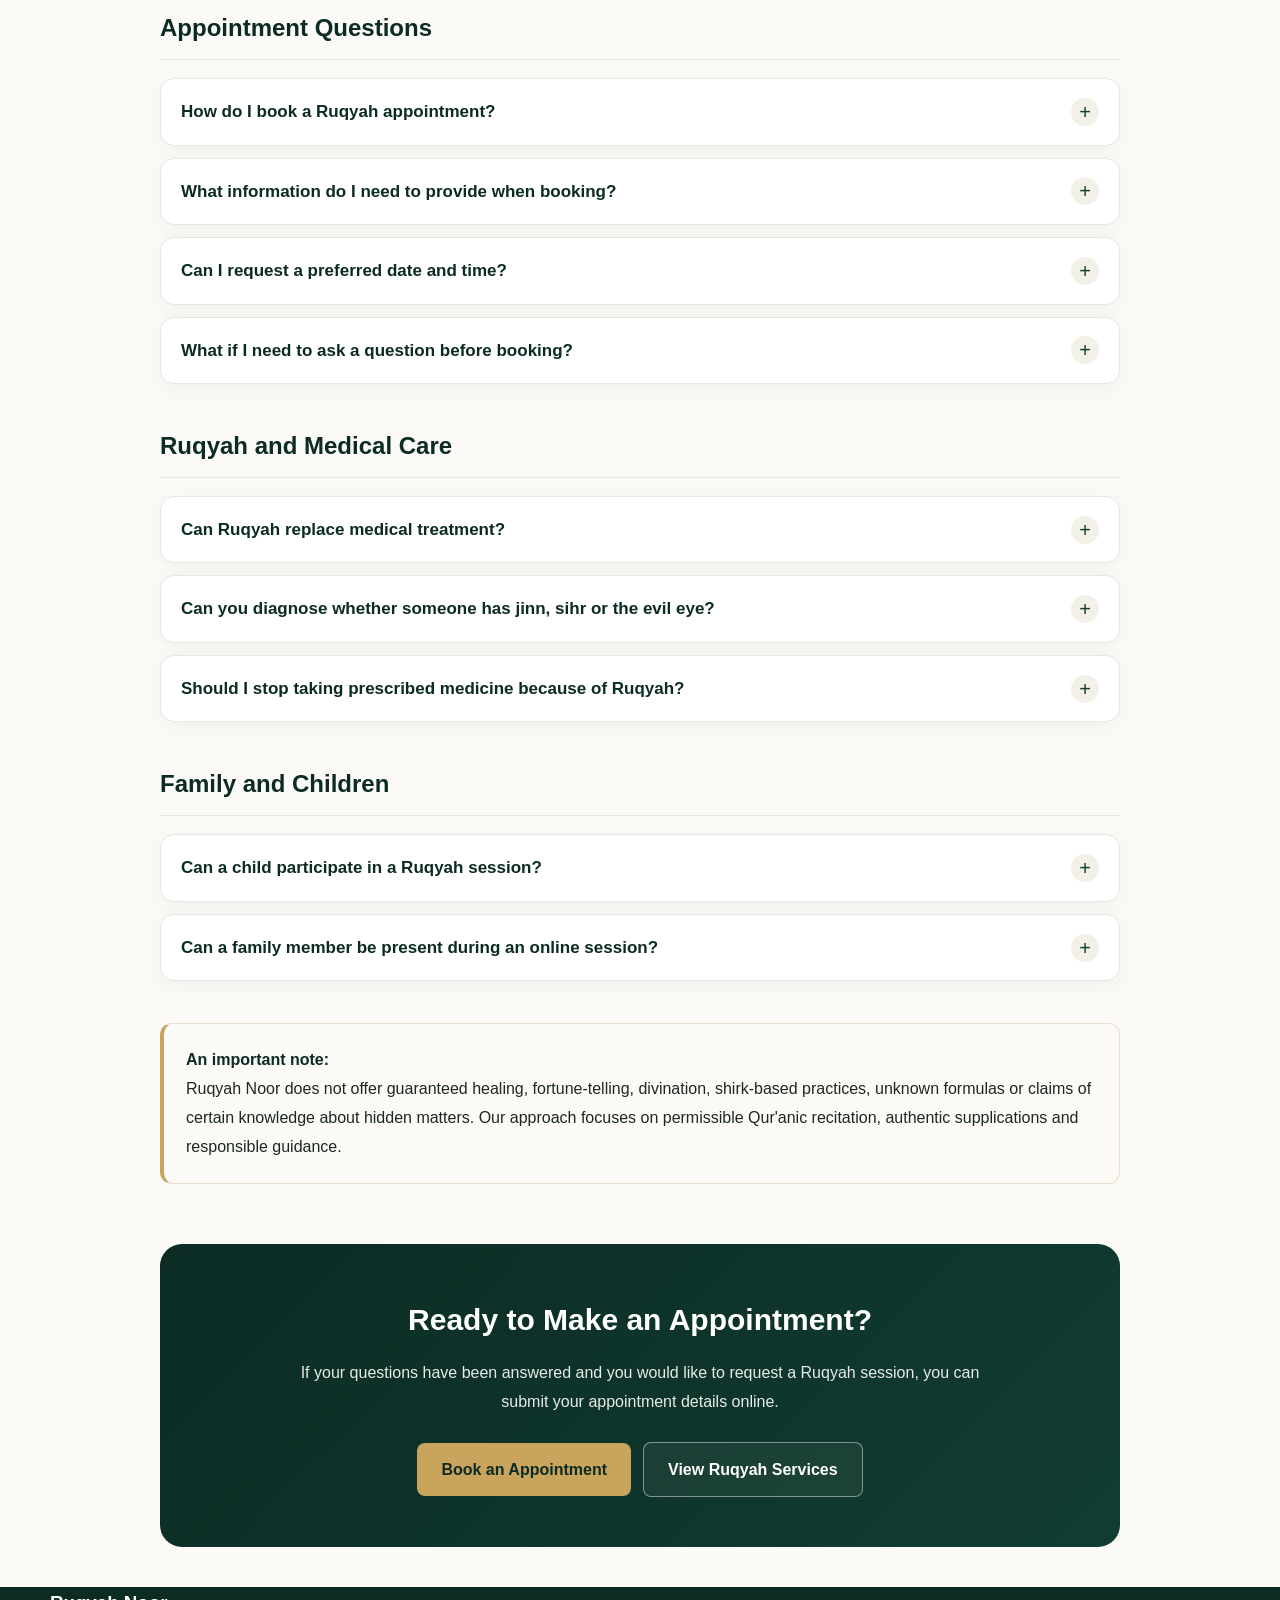
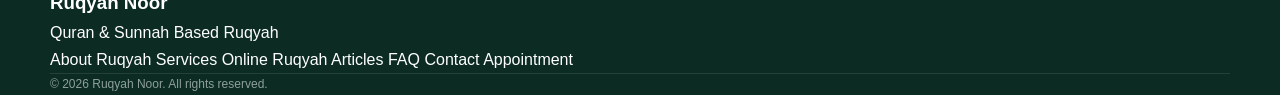
<file: faq.html>
<!DOCTYPE html>
<html lang="en">

<head>

  <meta charset="UTF-8">

  <meta name="viewport" content="width=device-width, initial-scale=1.0">

  <title>Ruqyah FAQ | Frequently Asked Questions About Ruqyah Noor</title>

  <meta
    name="description"
    content="Find answers to common questions about Islamic Ruqyah, Quran and Sunnah based Ruqyah, online Ruqyah sessions, self-Ruqyah, appointments, preparation and medical care."
  >

  <meta
    name="keywords"
    content="Ruqyah FAQ, Islamic Ruqyah questions, Quran Sunnah Ruqyah, online Ruqyah, self Ruqyah, Ruqyah session, Ruqyah Noor"
  >

  <meta name="robots" content="index, follow">

  <link
    rel="canonical"
    href="https://ruqyahnoor.netlify.app/faq.html"
  >

  <!-- Open Graph -->

  <meta
    property="og:title"
    content="Ruqyah FAQ | Ruqyah Noor"
  >

  <meta
    property="og:description"
    content="Answers to common questions about Quran and Sunnah based Ruqyah and online Ruqyah sessions."
  >

  <meta
    property="og:type"
    content="website"
  >

  <meta
    property="og:url"
    content="https://ruqyahnoor.netlify.app/faq.html"
  >

  <meta
    property="og:site_name"
    content="Ruqyah Noor"
  >

  <!-- FAQ Structured Data -->

  <script type="application/ld+json">
  {
    "@context": "https://schema.org",
    "@type": "FAQPage",
    "mainEntity": [
      {
        "@type": "Question",
        "name": "What is Ruqyah?",
        "acceptedAnswer": {
          "@type": "Answer",
          "text": "Ruqyah is the recitation of Qur'anic verses, authentic supplications and permissible remembrance seeking benefit and protection from Allah. Islamic Ruqyah should be free from shirk, prohibited practices and unknown formulas."
        }
      },
      {
        "@type": "Question",
        "name": "Is Ruqyah based on the Qur'an and Sunnah?",
        "acceptedAnswer": {
          "@type": "Answer",
          "text": "Yes. At Ruqyah Noor, our approach is based on Qur'anic recitation, authentic supplications and principles consistent with the Qur'an and Sunnah."
        }
      },
      {
        "@type": "Question",
        "name": "Can I perform Ruqyah on myself?",
        "acceptedAnswer": {
          "@type": "Answer",
          "text": "Yes. A person can perform permissible self-Ruqyah by reciting Qur'anic verses, authentic supplications and asking Allah for protection and well-being."
        }
      },
      {
        "@type": "Question",
        "name": "Does Ruqyah guarantee a specific result?",
        "acceptedAnswer": {
          "@type": "Answer",
          "text": "No. Ruqyah Noor does not promise or guarantee a particular spiritual or health outcome. Ruqyah is an act of supplication and worship. Any benefit is ultimately from Allah, and individual experiences can differ."
        }
      },
      {
        "@type": "Question",
        "name": "What is an online Ruqyah session?",
        "acceptedAnswer": {
          "@type": "Answer",
          "text": "An online Ruqyah session allows you to attend a Ruqyah session remotely without travelling to a physical location."
        }
      },
      {
        "@type": "Question",
        "name": "How does an online Ruqyah session work?",
        "acceptedAnswer": {
          "@type": "Answer",
          "text": "The process begins with an appointment request. After the session details are confirmed, you prepare a quiet and suitable space and attend the session remotely. The exact arrangements can be discussed when your appointment is confirmed."
        }
      },
      {
        "@type": "Question",
        "name": "Can I attend an online Ruqyah session from another country?",
        "acceptedAnswer": {
          "@type": "Answer",
          "text": "Online sessions can make Ruqyah guidance accessible to people who are not in the same location. When requesting an appointment, provide your country and preferred contact details so that suitable arrangements can be discussed."
        }
      },
      {
        "@type": "Question",
        "name": "What should I prepare before an online Ruqyah session?",
        "acceptedAnswer": {
          "@type": "Answer",
          "text": "Choose a quiet and private place where you can participate without unnecessary interruptions. Keep your phone or computer charged and make sure your internet connection is suitable for the session."
        }
      },
      {
        "@type": "Question",
        "name": "What happens during the online session?",
        "acceptedAnswer": {
          "@type": "Answer",
          "text": "The session focuses on Qur'anic recitation, permissible supplications and appropriate guidance related to Ruqyah. We do not claim to diagnose hidden spiritual causes from symptoms, and we do not promise a particular outcome."
        }
      },
      {
        "@type": "Question",
        "name": "How do I book a Ruqyah appointment?",
        "acceptedAnswer": {
          "@type": "Answer",
          "text": "You can use our online appointment form to submit your basic information and preferred date and time."
        }
      },
      {
        "@type": "Question",
        "name": "What information do I need to provide when booking?",
        "acceptedAnswer": {
          "@type": "Answer",
          "text": "The appointment form may ask for basic information such as your name, country, city, age, gender, preferred language, WhatsApp contact and preferred appointment time. Please provide only information that is relevant to arranging your appointment."
        }
      },
      {
        "@type": "Question",
        "name": "Can I request a preferred date and time?",
        "acceptedAnswer": {
          "@type": "Answer",
          "text": "Yes. You can submit your preferred date and time through the appointment form. The requested time should be treated as a preference until the appointment is confirmed."
        }
      },
      {
        "@type": "Question",
        "name": "What if I need to ask a question before booking?",
        "acceptedAnswer": {
          "@type": "Answer",
          "text": "You can visit our Contact page to get in touch before submitting an appointment request."
        }
      },
      {
        "@type": "Question",
        "name": "Can Ruqyah replace medical treatment?",
        "acceptedAnswer": {
          "@type": "Answer",
          "text": "Ruqyah should not be presented as a replacement for necessary medical care. If you have physical or psychological symptoms, seek appropriate advice from a qualified healthcare professional. Ruqyah and seeking appropriate medical care do not need to be treated as mutually exclusive."
        }
      },
      {
        "@type": "Question",
        "name": "Can you diagnose whether someone has jinn, sihr or the evil eye?",
        "acceptedAnswer": {
          "@type": "Answer",
          "text": "We do not claim to diagnose a specific hidden spiritual cause based only on symptoms or personal experiences. Our focus is on permissible Qur'anic recitation, authentic supplications and responsible Ruqyah guidance."
        }
      },
      {
        "@type": "Question",
        "name": "Should I stop taking prescribed medicine because of Ruqyah?",
        "acceptedAnswer": {
          "@type": "Answer",
          "text": "No. Do not stop prescribed medication or necessary medical treatment without discussing it with the healthcare professional responsible for your care."
        }
      },
      {
        "@type": "Question",
        "name": "Can a child participate in a Ruqyah session?",
        "acceptedAnswer": {
          "@type": "Answer",
          "text": "Parents or guardians should arrange and supervise participation for children as appropriate to the child's age and circumstances. When requesting an appointment for a child, provide the relevant information so that the arrangements can be discussed beforehand."
        }
      },
      {
        "@type": "Question",
        "name": "Can a family member be present during an online session?",
        "acceptedAnswer": {
          "@type": "Answer",
          "text": "Where appropriate, a family member or guardian may be present, particularly when support or supervision is needed. Any specific arrangements can be discussed when the appointment is confirmed."
        }
      }
    ]
  }
  </script>

  <link rel="stylesheet" href="style.css">

  <style>

    /* =========================================
       FAQ PAGE
    ========================================= */

    .faq-page {
      max-width: 1000px;
      margin: 0 auto;
      padding: 20px;
      box-sizing: border-box;
    }


    /* =========================================
       HERO
    ========================================= */

    .faq-hero {
      background:
        linear-gradient(
          135deg,
          var(--green-dark),
          var(--green)
        );

      color: var(--white);

      padding: 75px 25px;

      text-align: center;

      border-radius: 0 0 28px 28px;

      margin-bottom: 55px;
    }


    .faq-hero .eyebrow {
      color: var(--gold-light);

      font-size: 14px;

      font-weight: 700;

      letter-spacing: 1.5px;

      text-transform: uppercase;

      margin-bottom: 12px;
    }


    .faq-hero h1 {
      margin: 0 0 18px;

      font-size: clamp(32px, 5vw, 52px);

      line-height: 1.15;

      font-weight: 800;
    }


    .faq-hero p {
      max-width: 720px;

      margin: 0 auto;

      font-size: 18px;

      line-height: 1.8;

      color: rgba(255,255,255,0.9);
    }


    /* =========================================
       INTRO
    ========================================= */

    .faq-intro {
      max-width: 820px;

      margin: 0 auto 45px;

      text-align: center;
    }


    .faq-intro h2 {
      color: var(--green-dark);

      margin-bottom: 15px;

      font-size: 30px;
    }


    .faq-intro p {
      color: var(--muted);

      font-size: 17px;

      line-height: 1.9;

      margin: 0;
    }


    /* =========================================
       FAQ GROUP
    ========================================= */

    .faq-group {
      margin-bottom: 42px;
    }


    .faq-group-title {
      color: var(--green-dark);

      font-size: 24px;

      margin: 0 0 18px;

      padding-bottom: 10px;

      border-bottom: 1px solid var(--line);
    }


    /* =========================================
       FAQ ITEM
    ========================================= */

    .faq-list {
      display: flex;

      flex-direction: column;

      gap: 12px;
    }


    .faq-item {
      background: var(--white);

      border: 1px solid var(--line);

      border-radius: 14px;

      overflow: hidden;

      box-shadow: 0 5px 20px rgba(18,61,50,0.05);
    }


    .faq-item summary {
      position: relative;

      cursor: pointer;

      list-style: none;

      padding: 20px 55px 20px 20px;

      color: var(--green-dark);

      font-size: 17px;

      font-weight: 700;

      line-height: 1.5;
    }


    .faq-item summary::-webkit-details-marker {
      display: none;
    }


    .faq-item summary::after {
      content: "+";

      position: absolute;

      right: 20px;

      top: 50%;

      transform: translateY(-50%);

      width: 28px;

      height: 28px;

      border-radius: 50%;

      display: flex;

      align-items: center;

      justify-content: center;

      background: var(--cream-dark);

      color: var(--green);

      font-size: 20px;

      font-weight: 500;
    }


    .faq-item[open] summary::after {
      content: "−";

      background: var(--green);

      color: var(--white);
    }


    .faq-answer {
      padding: 0 20px 22px;

      color: var(--muted);

      font-size: 16px;

      line-height: 1.9;
    }


    .faq-answer p {
      margin: 0 0 12px;
    }


    .faq-answer p:last-child {
      margin-bottom: 0;
    }


    .faq-answer a {
      color: var(--green);

      font-weight: 700;

      text-decoration: none;
    }


    .faq-answer a:hover {
      text-decoration: underline;
    }


    /* =========================================
       IMPORTANT NOTE
    ========================================= */

    .faq-note {
      background: var(--cream);

      border: 1px solid #e7dfc9;

      border-left: 4px solid var(--gold);

      padding: 22px;

      border-radius: 12px;

      margin-top: 35px;

      color: var(--ink);

      line-height: 1.8;
    }


    .faq-note strong {
      color: var(--green-dark);
    }


    /* =========================================
       CTA
    ========================================= */

    .faq-cta {
      margin-top: 60px;

      margin-bottom: 20px;

      padding: 50px 25px;

      text-align: center;

      background:
        linear-gradient(
          135deg,
          var(--green-dark),
          var(--green)
        );

      color: var(--white);

      border-radius: 22px;
    }


    .faq-cta h2 {
      margin: 0 0 14px;

      font-size: 30px;
    }


    .faq-cta p {
      max-width: 680px;

      margin: 0 auto 25px;

      color: rgba(255,255,255,0.9);

      line-height: 1.8;

      font-size: 16px;
    }


    .faq-cta-buttons {
      display: flex;

      justify-content: center;

      align-items: center;

      flex-wrap: wrap;

      gap: 12px;
    }


    .faq-btn {
      display: inline-block;

      padding: 13px 24px;

      border-radius: 8px;

      text-decoration: none;

      font-weight: 700;

      transition: 0.25s ease;
    }


    .faq-btn-primary {
      background: var(--gold);

      color: var(--green-dark);
    }


    .faq-btn-primary:hover {
      background: var(--gold-light);

      transform: translateY(-2px);
    }


    .faq-btn-secondary {
      border: 1px solid rgba(255,255,255,0.45);

      color: var(--white);

      background: rgba(255,255,255,0.05);
    }


    .faq-btn-secondary:hover {
      background: rgba(255,255,255,0.12);

      transform: translateY(-2px);
    }


    /* =========================================
       MOBILE
    ========================================= */

    @media (max-width: 700px) {

      .faq-page {
        padding: 12px;
      }


      .faq-hero {
        padding: 55px 18px;

        border-radius: 0 0 20px 20px;

        margin-bottom: 40px;
      }


      .faq-hero h1 {
        font-size: 34px;
      }


      .faq-hero p {
        font-size: 16px;

        line-height: 1.7;
      }


      .faq-intro h2 {
        font-size: 26px;
      }


      .faq-intro p {
        font-size: 16px;
      }


      .faq-group-title {
        font-size: 21px;
      }


      .faq-item summary {
        padding: 17px 50px 17px 16px;

        font-size: 16px;
      }


      .faq-answer {
        padding: 0 16px 18px;

        font-size: 15px;
      }


      .faq-note {
        padding: 18px;
      }


      .faq-cta {
        padding: 40px 18px;

        border-radius: 18px;
      }


      .faq-cta h2 {
        font-size: 26px;
      }


      .faq-btn {
        width: 100%;

        box-sizing: border-box;
      }

    }

  </style>

</head>


<body>

  <!-- =========================================
       HEADER
  ========================================= -->

  <header class="site-header">

    <div class="container header-inner">

      <a href="index.html" class="logo">

        <span class="logo-mark">
          RN
        </span>

        <span class="logo-text">

          <strong>
            Ruqyah Noor
          </strong>

          <small>
            Quran & Sunnah Based Ruqyah
          </small>

        </span>

      </a>


      <button
        class="menu-toggle"
        id="menuToggle"
        aria-label="Open Menu"
        aria-expanded="false"
        type="button"
      >
        ☰
      </button>


      <nav
        class="main-nav"
        id="mainNav"
      >

        <a href="index.html">
          Home
        </a>

        <a href="about-ruqyah.html">
          About Ruqyah
        </a>

        <a href="services.html">
          Services
        </a>

        <a href="online-ruqyah.html">
          Online Ruqyah
        </a>

        <a href="articles.html">
          Articles
        </a>

        <a href="faq.html" class="active">
          FAQ
        </a>

        <a href="contact.html">
          Contact
        </a>

        <a
          href="appointment.html"
          class="nav-button"
        >
          Book Appointment
        </a>

      </nav>

    </div>

  </header>


  <!-- =========================================
       HERO
  ========================================= -->

  <section class="faq-hero">

    <div class="eyebrow">
      Ruqyah Noor
    </div>


    <h1>
      Frequently Asked Questions
    </h1>


    <p>
      Find clear answers to common questions about
      Quran and Sunnah based Ruqyah, online sessions,
      self-Ruqyah, appointments and our approach.
    </p>

  </section>


  <main class="faq-page">


    <!-- =========================================
         INTRO
    ========================================= -->

    <section class="faq-intro">

      <h2>
        Questions About Ruqyah?
      </h2>

      <p>
        If you are considering Ruqyah for yourself or
        someone in your family, these frequently asked
        questions may help you understand what Ruqyah is,
        how our sessions work and what you can expect
        before making an appointment.
      </p>

    </section>


    <!-- =========================================
         GENERAL RUQYAH
    ========================================= -->

    <section class="faq-group">

      <h2 class="faq-group-title">
        General Questions About Ruqyah
      </h2>


      <div class="faq-list">


        <details class="faq-item">

          <summary>
            What is Ruqyah?
          </summary>

          <div class="faq-answer">

            <p>
              Ruqyah is the recitation of Qur'anic verses,
              authentic supplications and permissible
              remembrance seeking benefit and protection
              from Allah.
            </p>

            <p>
              Islamic Ruqyah should be free from shirk,
              prohibited practices and unknown formulas.
            </p>

          </div>

        </details>


        <details class="faq-item">

          <summary>
            Is Ruqyah based on the Qur'an and Sunnah?
          </summary>

          <div class="faq-answer">

            <p>
              Yes. At Ruqyah Noor, our approach is based
              on Qur'anic recitation, authentic supplications
              and principles consistent with the Qur'an and
              Sunnah.
            </p>

            <p>
              For more information, you can read our
              <a href="about-ruqyah.html">
                About Ruqyah
              </a>
              page.
            </p>

          </div>

        </details>


        <details class="faq-item">

          <summary>
            Can I perform Ruqyah on myself?
          </summary>

          <div class="faq-answer">

            <p>
              Yes. A person can perform permissible
              self-Ruqyah by reciting Qur'anic verses,
              authentic supplications and asking Allah
              for protection and well-being.
            </p>

            <p>
              Our approach also encourages people to learn
              appropriate self-Ruqyah rather than becoming
              unnecessarily dependent on another person.
            </p>

          </div>

        </details>


        <details class="faq-item">

          <summary>
            Does Ruqyah guarantee a specific result?
          </summary>

          <div class="faq-answer">

            <p>
              No. We do not promise or guarantee a particular
              spiritual or health outcome.
            </p>

            <p>
              Ruqyah is an act of supplication and worship.
              Any benefit is ultimately from Allah, and
              individual experiences can differ.
            </p>

          </div>

        </details>


      </div>

    </section>


    <!-- =========================================
         ONLINE RUQYAH
    ========================================= -->

    <section class="faq-group">

      <h2 class="faq-group-title">
        Online Ruqyah Questions
      </h2>


      <div class="faq-list">


        <details class="faq-item">

          <summary>
            What is an online Ruqyah session?
          </summary>

          <div class="faq-answer">

            <p>
              An online Ruqyah session allows you to attend
              a Ruqyah session remotely without travelling
              to a physical location.
            </p>

            <p>
              You can learn more about the process on our
              <a href="online-ruqyah.html">
                Online Ruqyah
              </a>
              page.
            </p>

          </div>

        </details>


        <details class="faq-item">

          <summary>
            How does an online Ruqyah session work?
          </summary>

          <div class="faq-answer">

            <p>
              The process begins with an appointment request.
              After the session details are confirmed, you
              prepare a quiet and suitable space and attend
              the session remotely.
            </p>

            <p>
              The exact arrangements can be discussed when
              your appointment is confirmed.
            </p>

          </div>

        </details>


        <details class="faq-item">

          <summary>
            Can I attend an online Ruqyah session from another country?
          </summary>

          <div class="faq-answer">

            <p>
              Online sessions can make Ruqyah guidance
              accessible to people who are not in the same
              location.
            </p>

            <p>
              When requesting an appointment, provide your
              country and preferred contact details so that
              suitable arrangements can be discussed.
            </p>

          </div>

        </details>


        <details class="faq-item">

          <summary>
            What should I prepare before an online Ruqyah session?
          </summary>

          <div class="faq-answer">

            <p>
              Choose a quiet and private place where you can
              participate without unnecessary interruptions.
            </p>

            <p>
              Keep your phone or computer charged and make
              sure your internet connection is suitable for
              the session.
            </p>

          </div>

        </details>


        <details class="faq-item">

          <summary>
            What happens during the online session?
          </summary>

          <div class="faq-answer">

            <p>
              The session focuses on Qur'anic recitation,
              permissible supplications and appropriate
              guidance related to Ruqyah.
            </p>

            <p>
              We do not claim to diagnose hidden spiritual
              causes from symptoms, and we do not promise a
              particular outcome.
            </p>

          </div>

        </details>


      </div>

    </section>


    <!-- =========================================
         APPOINTMENTS
    ========================================= -->

    <section class="faq-group">

      <h2 class="faq-group-title">
        Appointment Questions
      </h2>


      <div class="faq-list">


        <details class="faq-item">

          <summary>
            How do I book a Ruqyah appointment?
          </summary>

          <div class="faq-answer">

            <p>
              You can use our online appointment form to
              submit your basic information and preferred
              date and time.
            </p>

            <p>
              Start your request from the
              <a href="appointment.html">
                Appointment
              </a>
              page.
            </p>

          </div>

        </details>


        <details class="faq-item">

          <summary>
            What information do I need to provide when booking?
          </summary>

          <div class="faq-answer">

            <p>
              The appointment form may ask for basic
              information such as your name, country, city,
              age, gender, preferred language, WhatsApp
              contact and preferred appointment time.
            </p>

            <p>
              Please provide only information that is
              relevant to arranging your appointment.
            </p>

          </div>

        </details>


        <details class="faq-item">

          <summary>
            Can I request a preferred date and time?
          </summary>

          <div class="faq-answer">

            <p>
              Yes. You can submit your preferred date and
              time through the appointment form.
            </p>

            <p>
              The requested time should be treated as a
              preference until the appointment is confirmed.
            </p>

          </div>

        </details>


        <details class="faq-item">

          <summary>
            What if I need to ask a question before booking?
          </summary>

          <div class="faq-answer">

            <p>
              You can visit our
              <a href="contact.html">
                Contact
              </a>
              page to get in touch before submitting an
              appointment request.
            </p>

          </div>

        </details>


      </div>

    </section>


    <!-- =========================================
         MEDICAL CARE
    ========================================= -->

    <section class="faq-group">

      <h2 class="faq-group-title">
        Ruqyah and Medical Care
      </h2>


      <div class="faq-list">


        <details class="faq-item">

          <summary>
            Can Ruqyah replace medical treatment?
          </summary>

          <div class="faq-answer">

            <p>
              Ruqyah should not be presented as a replacement
              for necessary medical care.
            </p>

            <p>
              If you have physical or psychological symptoms,
              seek appropriate advice from a qualified
              healthcare professional. Ruqyah and seeking
              appropriate medical care do not need to be
              treated as mutually exclusive.
            </p>

          </div>

        </details>


        <details class="faq-item">

          <summary>
            Can you diagnose whether someone has jinn, sihr or the evil eye?
          </summary>

          <div class="faq-answer">

            <p>
              We do not claim to diagnose a specific hidden
              spiritual cause based only on symptoms or
              personal experiences.
            </p>

            <p>
              Our focus is on permissible Qur'anic recitation,
              authentic supplications and responsible Ruqyah
              guidance.
            </p>

          </div>

        </details>


        <details class="faq-item">

          <summary>
            Should I stop taking prescribed medicine because of Ruqyah?
          </summary>

          <div class="faq-answer">

            <p>
              No. Do not stop prescribed medication or
              necessary medical treatment without discussing
              it with the healthcare professional responsible
              for your care.
            </p>

          </div>

        </details>


      </div>

    </section>


    <!-- =========================================
         FAMILY / CHILDREN
    ========================================= -->

    <section class="faq-group">

      <h2 class="faq-group-title">
        Family and Children
      </h2>


      <div class="faq-list">


        <details class="faq-item">

          <summary>
            Can a child participate in a Ruqyah session?
          </summary>

          <div class="faq-answer">

            <p>
              Parents or guardians should arrange and
              supervise participation for children as
              appropriate to the child's age and circumstances.
            </p>

            <p>
              When requesting an appointment for a child,
              provide the relevant information so that the
              arrangements can be discussed beforehand.
            </p>

          </div>

        </details>


        <details class="faq-item">

          <summary>
            Can a family member be present during an online session?
          </summary>

          <div class="faq-answer">

            <p>
              Where appropriate, a family member or guardian
              may be present, particularly when support or
              supervision is needed.
            </p>

            <p>
              Any specific arrangements can be discussed
              when the appointment is confirmed.
            </p>

          </div>

        </details>


      </div>

    </section>


    <!-- =========================================
         APPROACH NOTE
    ========================================= -->

    <div class="faq-note">

      <strong>
        An important note:
      </strong>

      <br>

      Ruqyah Noor does not offer guaranteed healing,
      fortune-telling, divination, shirk-based practices,
      unknown formulas or claims of certain knowledge about
      hidden matters. Our approach focuses on permissible
      Qur'anic recitation, authentic supplications and
      responsible guidance.

    </div>


    <!-- =========================================
         CTA
    ========================================= -->

    <section class="faq-cta">

      <h2>
        Ready to Make an Appointment?
      </h2>


      <p>
        If your questions have been answered and you would
        like to request a Ruqyah session, you can submit
        your appointment details online.
      </p>


      <div class="faq-cta-buttons">

        <a
          href="appointment.html"
          class="faq-btn faq-btn-primary"
        >
          Book an Appointment
        </a>


        <a
          href="services.html"
          class="faq-btn faq-btn-secondary"
        >
          View Ruqyah Services
        </a>

      </div>

    </section>


  </main>


  <!-- =========================================
       FOOTER
  ========================================= -->

  <footer class="site-footer">

    <div class="container">

      <div class="footer-brand">

        <h3>
          Ruqyah Noor
        </h3>

        <p>
          Quran &amp; Sunnah Based Ruqyah
        </p>

      </div>


      <div class="footer-links">

        <a href="about-ruqyah.html">
          About Ruqyah
        </a>

        <a href="services.html">
          Services
        </a>

        <a href="online-ruqyah.html">
          Online Ruqyah
        </a>

        <a href="articles.html">
          Articles
        </a>

        <a href="faq.html">
          FAQ
        </a>

        <a href="contact.html">
          Contact
        </a>

        <a href="appointment.html">
          Appointment
        </a>

      </div>


      <div class="footer-bottom">

        <p>
          © <span id="year"></span> Ruqyah Noor. All rights reserved.
        </p>

      </div>

    </div>

  </footer>


  <script src="script.js"></script>

</body>

</html>
</file>
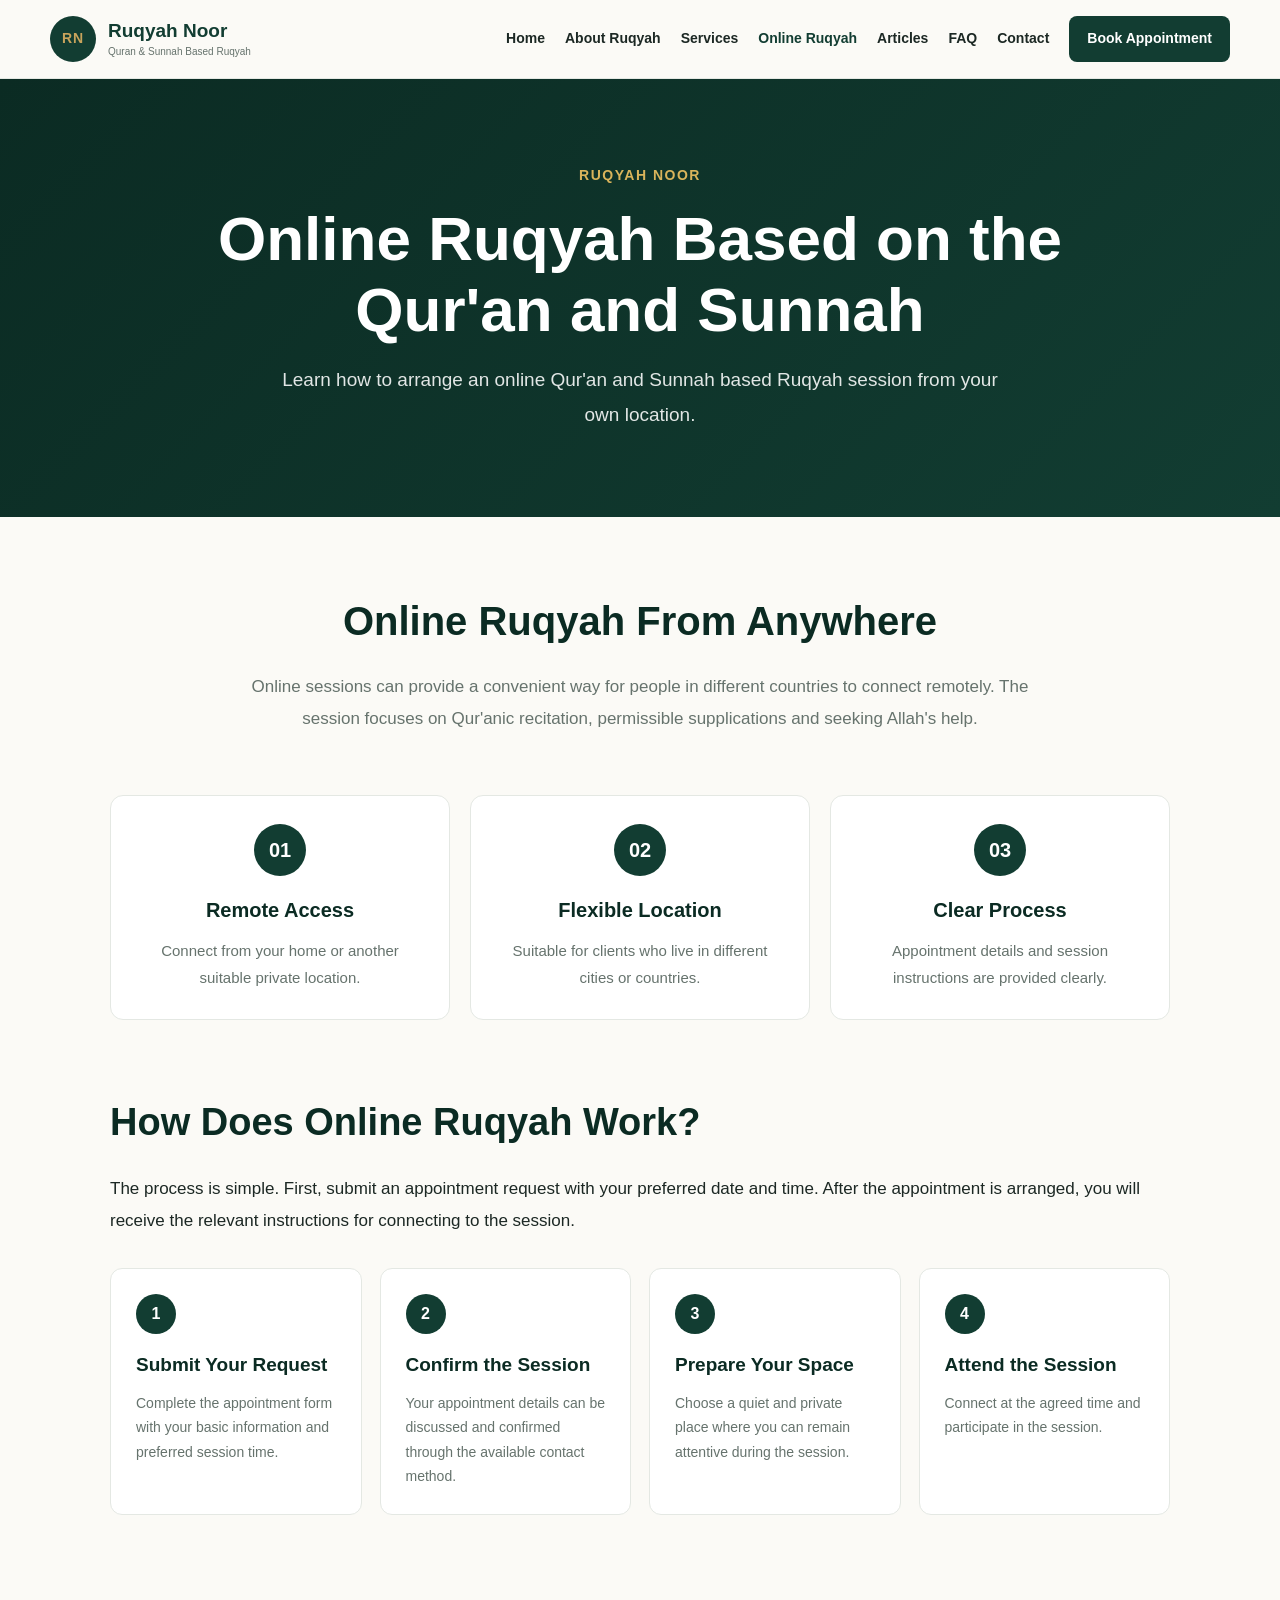
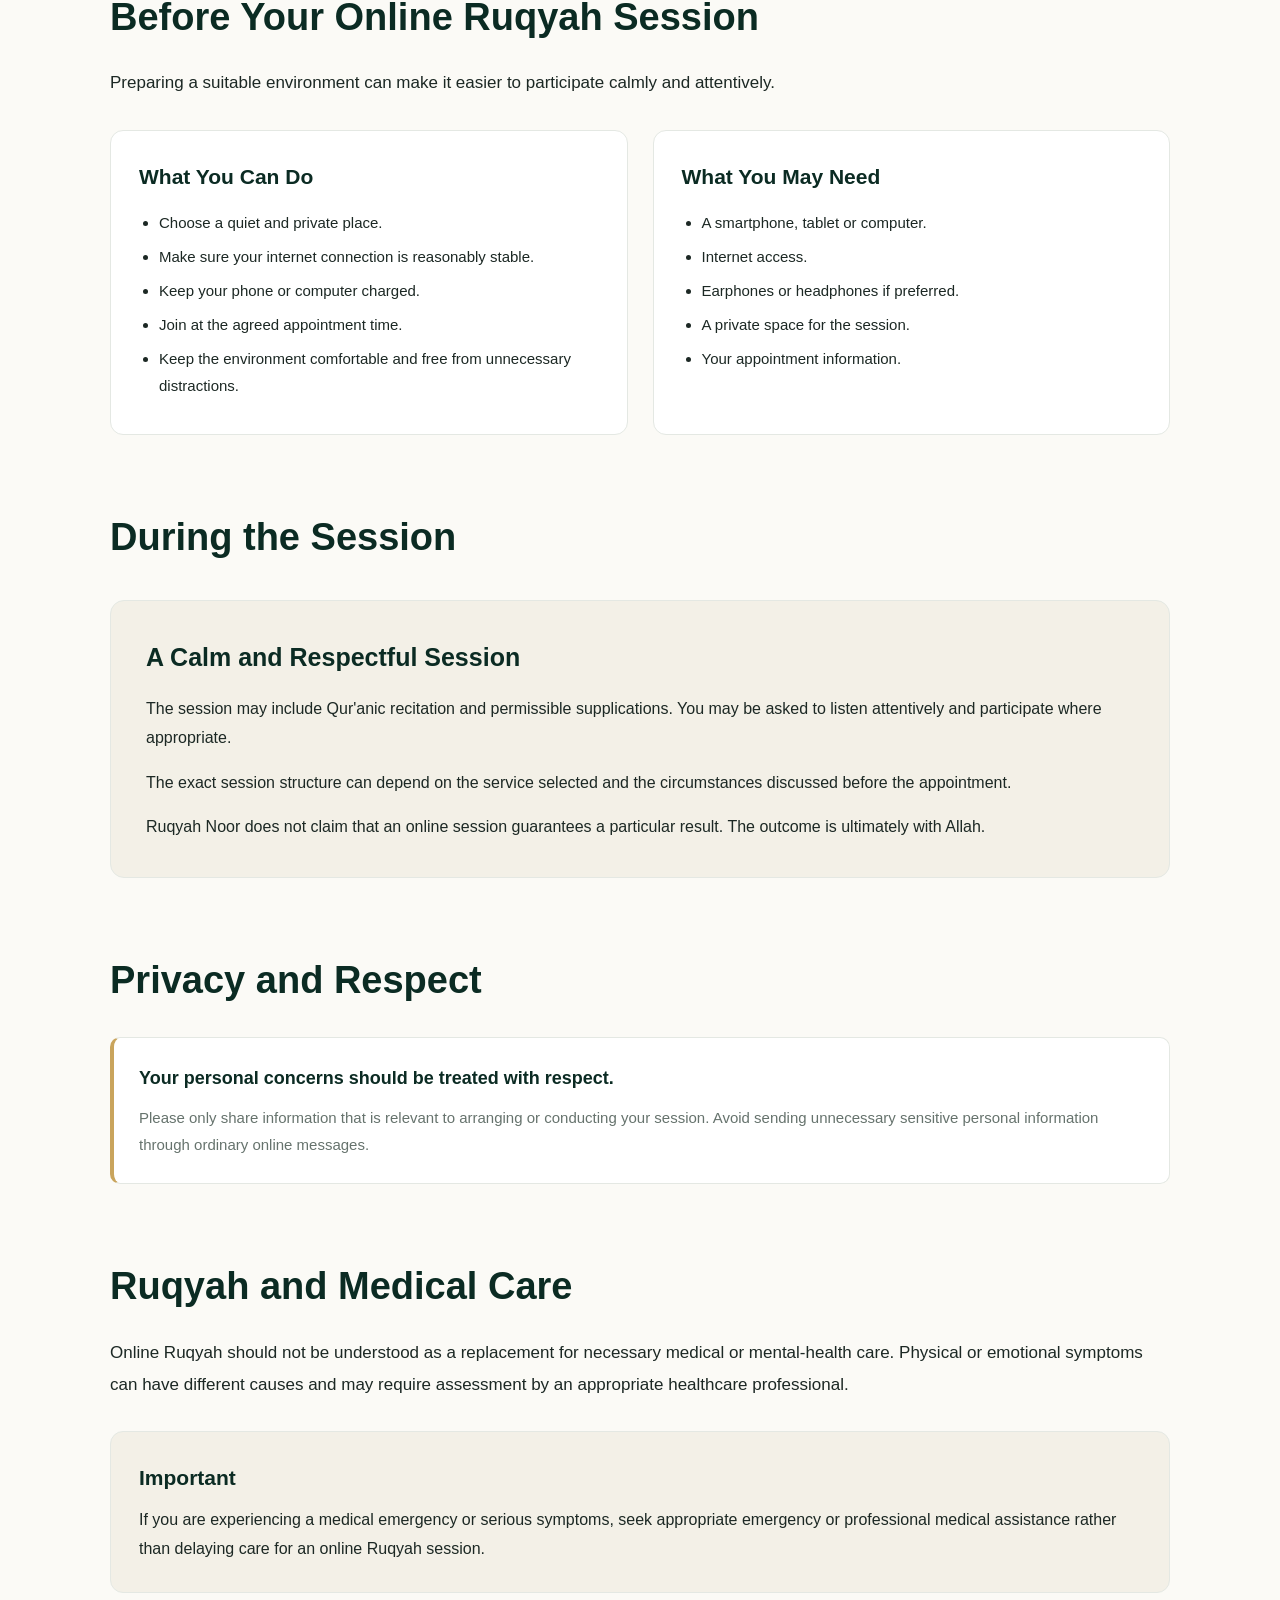
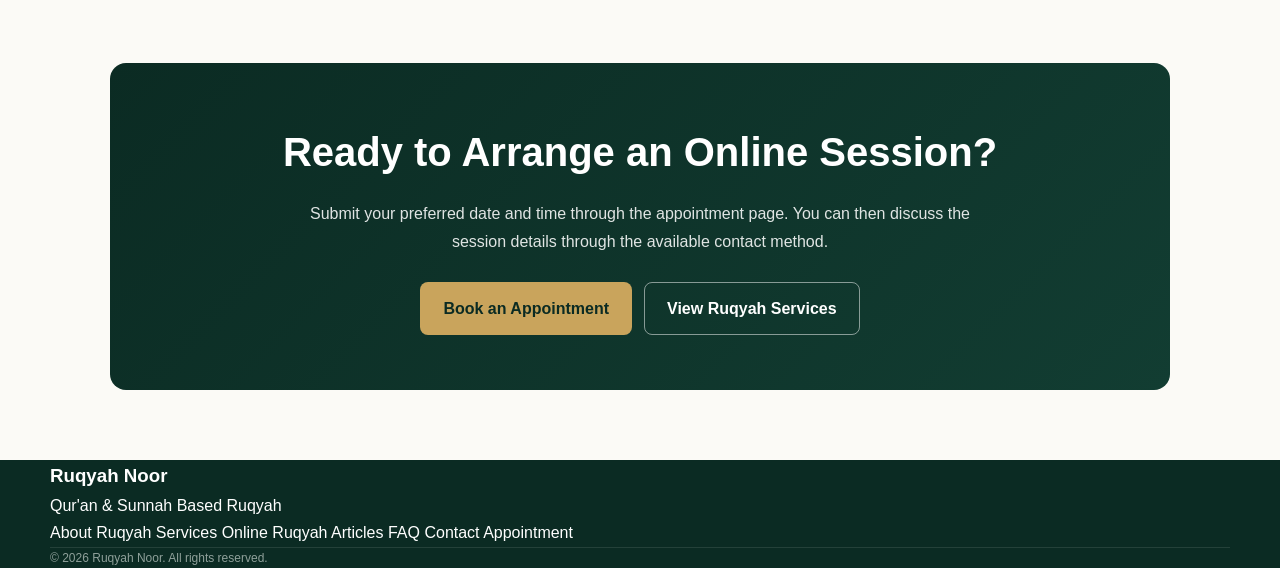
<file: online-ruqyah.html>
<!DOCTYPE html>

<html lang="en">

<head>

  <meta charset="UTF-8">

  <meta
    name="viewport"
    content="width=device-width, initial-scale=1.0"
  >

  <title>
    Online Ruqyah | Qur'an & Sunnah Based Online Ruqyah | Ruqyah Noor
  </title>

 <meta
  name="description"
  content="Learn how online Ruqyah with Ruqyah Noor works, how to book a Qur'an and Sunnah based Ruqyah session, what to expect, and how to connect from anywhere."
>
  <meta
    name="keywords"
    content="Online Ruqyah, Online Ruqyah Session, Online Islamic Ruqyah, Quranic Ruqyah Online, Ruqyah Online, Ruqyah Noor, Online Ruqyah Practitioner"
  >

  <meta
    name="robots"
    content="index, follow"
  >

  <link
    rel="canonical"
    href="https://ruqyahnoor.netlify.app/online-ruqyah.html"
  >

  <!-- Open Graph -->

  <meta
    property="og:title"
    content="Online Ruqyah | Qur'an & Sunnah Based Online Ruqyah | Ruqyah Noor"
  >

  <meta
    property="og:description"
    content="Learn how online Qur'an and Sunnah based Ruqyah sessions work with Ruqyah Noor, including booking, preparation, privacy and what to expect during a session."
  >

  <meta
    property="og:type"
    content="website"
  >

  <meta
    property="og:url"
    content="https://ruqyahnoor.netlify.app/online-ruqyah.html"
  >

  <meta
    property="og:site_name"
    content="Ruqyah Noor"
  >

  <!-- Structured Data: WebPage -->

  <script type="application/ld+json">
  {
    "@context": "https://schema.org",
    "@type": "WebPage",
    "name": "Online Ruqyah | Qur'an & Sunnah Based Online Ruqyah | Ruqyah Noor",
    "url": "https://ruqyahnoor.netlify.app/online-ruqyah.html",
    "description": "Learn how online Ruqyah with Ruqyah Noor works, how to book a Qur'an and Sunnah based Ruqyah session, what to expect, and how to connect from anywhere.",
    "inLanguage": "en",
    "isPartOf": {
      "@type": "WebSite",
      "name": "Ruqyah Noor",
      "url": "https://ruqyahnoor.netlify.app/"
    }
  }
  </script>

  <!-- Structured Data: Breadcrumb -->

  <script type="application/ld+json">
  {
    "@context": "https://schema.org",
    "@type": "BreadcrumbList",
    "itemListElement": [
      {
        "@type": "ListItem",
        "position": 1,
        "name": "Home",
        "item": "https://ruqyahnoor.netlify.app/"
      },
      {
        "@type": "ListItem",
        "position": 2,
        "name": "Online Ruqyah",
        "item": "https://ruqyahnoor.netlify.app/online-ruqyah.html"
      }
    ]
  }
  </script>

  <link
    rel="stylesheet"
    href="style.css"
  >

  <style>

    /* =========================================
       ONLINE RUQYAH PAGE
    ========================================= */

    .online-page {
      background: var(--cream);
    }


    /* =========================================
       HERO
    ========================================= */

    .online-hero {
      background:
        linear-gradient(
          135deg,
          var(--green-dark),
          var(--green)
        );

      color: var(--white);

      padding: 85px 20px;

      text-align: center;
    }


    .online-hero-inner {
      max-width: 900px;

      margin: 0 auto;
    }


    .online-eyebrow {
      color: var(--gold-light);

      font-size: 14px;

      font-weight: 700;

      letter-spacing: 1.5px;

      text-transform: uppercase;

      margin-bottom: 15px;
    }


    .online-hero h1 {
      margin: 0 0 18px;

      font-size:
        clamp(36px, 6vw, 62px);

      line-height: 1.15;
    }


    .online-hero p {
      max-width: 750px;

      margin: 0 auto;

      color:
        rgba(255,255,255,0.88);

      font-size: 19px;

      line-height: 1.8;
    }


    /* =========================================
       MAIN
    ========================================= */

    .online-content {
      max-width: 1100px;

      margin: 0 auto;

      padding: 70px 20px;
    }


    /* =========================================
       INTRO
    ========================================= */

    .online-intro {
      max-width: 800px;

      margin: 0 auto 60px;

      text-align: center;
    }


    .online-intro h2 {
      color: var(--green-dark);

      font-size:
        clamp(28px, 4vw, 40px);

      margin: 0 0 16px;
    }


    .online-intro p {
      color: var(--muted);

      font-size: 17px;

      line-height: 1.9;

      margin: 0;
    }


    /* =========================================
       BENEFITS
    ========================================= */

    .benefits-grid {
      display: grid;

      grid-template-columns:
        repeat(3, minmax(0, 1fr));

      gap: 20px;

      margin-bottom: 70px;
    }


    .benefit-card {
      background: var(--white);

      border:
        1px solid var(--line);

      border-radius: 13px;

      padding: 28px;

      text-align: center;
    }


    .benefit-icon {
      width: 52px;
      height: 52px;

      display: flex;

      align-items: center;
      justify-content: center;

      margin: 0 auto 17px;

      border-radius: 50%;

      background: var(--green);

      color: var(--white);

      font-weight: 700;

      font-size: 20px;
    }


    .benefit-card h3 {
      color: var(--green-dark);

      font-size: 20px;

      margin: 0 0 10px;
    }


    .benefit-card p {
      color: var(--muted);

      font-size: 15px;

      line-height: 1.8;

      margin: 0;
    }


    /* =========================================
       SECTION
    ========================================= */

    .online-section {
      margin-bottom: 70px;
    }


    .online-section h2 {
      color: var(--green-dark);

      font-size:
        clamp(28px, 4vw, 38px);

      margin: 0 0 18px;
    }


    .online-section > p {
      color: var(--ink);

      font-size: 17px;

      line-height: 1.9;

      margin: 0 0 20px;
    }


    /* =========================================
       PROCESS
    ========================================= */

    .online-process {
      display: grid;

      grid-template-columns:
        repeat(4, minmax(0, 1fr));

      gap: 18px;

      margin-top: 30px;
    }


    .online-step {
      position: relative;

      background: var(--white);

      border:
        1px solid var(--line);

      border-radius: 12px;

      padding: 25px;
    }


    .online-step-number {
      width: 40px;
      height: 40px;

      display: flex;

      align-items: center;
      justify-content: center;

      border-radius: 50%;

      background: var(--green);

      color: var(--white);

      font-weight: 700;

      margin-bottom: 15px;
    }


    .online-step h3 {
      color: var(--green-dark);

      font-size: 19px;

      margin: 0 0 10px;
    }


    .online-step p {
      color: var(--muted);

      font-size: 14px;

      line-height: 1.75;

      margin: 0;
    }


    /* =========================================
       PREPARATION
    ========================================= */

    .preparation-box {
      display: grid;

      grid-template-columns:
        repeat(2, minmax(0, 1fr));

      gap: 25px;

      margin-top: 30px;
    }


    .preparation-card {
      background: var(--white);

      border:
        1px solid var(--line);

      border-radius: 13px;

      padding: 28px;
    }


    .preparation-card h3 {
      color: var(--green-dark);

      font-size: 21px;

      margin: 0 0 15px;
    }


    .preparation-card ul {
      margin: 0;

      padding-left: 20px;
    }


    .preparation-card li {
      color: var(--ink);

      font-size: 15px;

      line-height: 1.8;

      margin-bottom: 7px;
    }


    /* =========================================
       SESSION BOX
    ========================================= */

    .session-box {
      background: var(--cream-dark);

      border:
        1px solid var(--line);

      border-radius: 14px;

      padding: 35px;

      margin-top: 30px;
    }


    .session-box h3 {
      color: var(--green-dark);

      font-size: 25px;

      margin: 0 0 15px;
    }


    .session-box p {
      color: var(--ink);

      line-height: 1.85;

      margin: 0 0 15px;
    }


    .session-box p:last-child {
      margin-bottom: 0;
    }


    /* =========================================
       PRIVACY
    ========================================= */

    .privacy-box {
      background: var(--white);

      border:
        1px solid var(--line);

      border-left:
        4px solid var(--gold);

      border-radius: 10px;

      padding: 25px;

      margin-top: 25px;
    }


    .privacy-box strong {
      display: block;

      color: var(--green-dark);

      font-size: 18px;

      margin-bottom: 10px;
    }


    .privacy-box p {
      color: var(--muted);

      font-size: 15px;

      line-height: 1.8;

      margin: 0;
    }


    /* =========================================
       IMPORTANT MEDICAL NOTE
    ========================================= */

    .medical-note {
      margin-top: 30px;

      padding: 28px;

      border-radius: 13px;

      background: var(--cream-dark);

      border:
        1px solid var(--line);
    }


    .medical-note h3 {
      color: var(--green-dark);

      margin: 0 0 10px;

      font-size: 21px;
    }


    .medical-note p {
      color: var(--ink);

      line-height: 1.8;

      margin: 0;
    }


    /* =========================================
       CTA
    ========================================= */

    .online-cta {
      margin-top: 70px;

      padding: 55px 30px;

      border-radius: 16px;

      text-align: center;

      background:
        linear-gradient(
          135deg,
          var(--green-dark),
          var(--green)
        );

      color: var(--white);
    }


    .online-cta h2 {
      color: var(--white);

      font-size:
        clamp(28px, 4vw, 40px);

      margin: 0 0 14px;
    }


    .online-cta p {
      max-width: 680px;

      margin: 0 auto 25px;

      color:
        rgba(255,255,255,0.87);

      line-height: 1.8;
    }


    .online-cta-buttons {
      display: flex;

      justify-content: center;

      flex-wrap: wrap;

      gap: 12px;
    }


    .online-cta .btn-primary {
      background: var(--gold);

      color: var(--green-dark);
    }


    .online-cta .btn-secondary {
      color: var(--white);

      border-color:
        rgba(255,255,255,0.5);
    }


    /* =========================================
       MOBILE
    ========================================= */

    @media (max-width: 800px) {

      .online-hero {
        padding: 65px 18px;
      }


      .online-hero p {
        font-size: 16px;
      }


      .online-content {
        padding: 50px 16px;
      }


      .benefits-grid {
        grid-template-columns: 1fr;
      }


      .online-process {
        grid-template-columns:
          repeat(2, minmax(0, 1fr));
      }


      .preparation-box {
        grid-template-columns: 1fr;
      }

    }


    @media (max-width: 550px) {

      .online-process {
        grid-template-columns: 1fr;
      }


      .session-box {
        padding: 25px 20px;
      }


      .online-cta {
        padding: 40px 20px;
      }


      .online-cta-buttons {
        flex-direction: column;
      }


      .online-cta-buttons a {
        width: 100%;

        box-sizing: border-box;
      }

    }

  </style>

</head>

<body class="online-page">

  <!-- =========================================
       HEADER
  ========================================== -->

  <header class="site-header">

    <div class="container header-inner">

      <a
        href="index.html"
        class="logo"
      >

        <span class="logo-mark">
          RN
        </span>

        <span class="logo-text">

          <strong>
            Ruqyah Noor
          </strong>

          <small>
            Quran & Sunnah Based Ruqyah
          </small>

        </span>

      </a>


      <button
        class="menu-toggle"
        id="menuToggle"
        aria-label="Open Menu"
        aria-expanded="false"
        type="button"
      >
        ☰
      </button>


      <nav
        class="main-nav"
        id="mainNav"
      >

        <a href="index.html">
          Home
        </a>

        <a href="about-ruqyah.html">
          About Ruqyah
        </a>

        <a href="services.html">
          Services
        </a>

        <a
          href="online-ruqyah.html"
          class="active"
        >
          Online Ruqyah
        </a>

        <a href="articles.html">
          Articles
        </a>

        <a href="faq.html">
          FAQ
        </a>

        <a href="contact.html">
          Contact
        </a>

        <a
          href="appointment.html"
          class="nav-button"
        >
          Book Appointment
        </a>

      </nav>

    </div>

  </header>


  <!-- =========================================
       HERO
  ========================================== -->

  <section class="online-hero">

    <div class="online-hero-inner">

      <div class="online-eyebrow">
        Ruqyah Noor
      </div>


    <h1>
      Online Ruqyah Based on the Qur'an and Sunnah
   </h1>


      <p>
        Learn how to arrange an online Qur'an and
        Sunnah based Ruqyah session from your own
        location.
      </p>

    </div>

  </section>


  <!-- =========================================
       MAIN CONTENT
  ========================================== -->

  <main class="online-content">


    <!-- =====================================
         INTRO
    ====================================== -->

    <section class="online-intro">

      <h2>
        Online Ruqyah From Anywhere
      </h2>


      <p>
        Online sessions can provide a convenient
        way for people in different countries to
        connect remotely. The session focuses on
        Qur'anic recitation, permissible
        supplications and seeking Allah's help.
      </p>

    </section>


    <!-- =====================================
         BENEFITS
    ====================================== -->

    <section
      class="benefits-grid"
      aria-label="Benefits of online Ruqyah"
    >

      <article class="benefit-card">

        <div class="benefit-icon">
          01
        </div>


        <h3>
          Remote Access
        </h3>


        <p>
          Connect from your home or another
          suitable private location.
        </p>

      </article>


      <article class="benefit-card">

        <div class="benefit-icon">
          02
        </div>


        <h3>
          Flexible Location
        </h3>


        <p>
          Suitable for clients who live in
          different cities or countries.
        </p>

      </article>


      <article class="benefit-card">

        <div class="benefit-icon">
          03
        </div>


        <h3>
          Clear Process
        </h3>


        <p>
          Appointment details and session
          instructions are provided clearly.
        </p>

      </article>

    </section>


    <!-- =====================================
         HOW IT WORKS
    ====================================== -->

    <section class="online-section">

      <h2>
        How Does Online Ruqyah Work?
      </h2>


      <p>
        The process is simple. First, submit an
        appointment request with your preferred
        date and time. After the appointment is
        arranged, you will receive the relevant
        instructions for connecting to the session.
      </p>


      <div class="online-process">

        <article class="online-step">

          <div class="online-step-number">
            1
          </div>


          <h3>
            Submit Your Request
          </h3>


          <p>
            Complete the appointment form with
            your basic information and preferred
            session time.
          </p>

        </article>


        <article class="online-step">

          <div class="online-step-number">
            2
          </div>


          <h3>
            Confirm the Session
          </h3>


          <p>
            Your appointment details can be
            discussed and confirmed through
            the available contact method.
          </p>

        </article>


        <article class="online-step">

          <div class="online-step-number">
            3
          </div>


          <h3>
            Prepare Your Space
          </h3>


          <p>
            Choose a quiet and private place
            where you can remain attentive
            during the session.
          </p>

        </article>


        <article class="online-step">

          <div class="online-step-number">
            4
          </div>


          <h3>
            Attend the Session
          </h3>


          <p>
            Connect at the agreed time and
            participate in the session.
          </p>

        </article>

      </div>

    </section>


    <!-- =====================================
         BEFORE SESSION
    ====================================== -->

    <section class="online-section">

      <h2>
        Before Your Online Ruqyah Session
      </h2>


      <p>
        Preparing a suitable environment can make
        it easier to participate calmly and
        attentively.
      </p>


      <div class="preparation-box">

        <div class="preparation-card">

          <h3>
            What You Can Do
          </h3>


          <ul>

            <li>
              Choose a quiet and private place.
            </li>

            <li>
              Make sure your internet connection
              is reasonably stable.
            </li>

            <li>
              Keep your phone or computer charged.
            </li>

            <li>
              Join at the agreed appointment time.
            </li>

            <li>
              Keep the environment comfortable
              and free from unnecessary distractions.
            </li>

          </ul>

        </div>


        <div class="preparation-card">

          <h3>
            What You May Need
          </h3>


          <ul>

            <li>
              A smartphone, tablet or computer.
            </li>

            <li>
              Internet access.
            </li>

            <li>
              Earphones or headphones if preferred.
            </li>

            <li>
              A private space for the session.
            </li>

            <li>
              Your appointment information.
            </li>

          </ul>

        </div>

      </div>

    </section>


    <!-- =====================================
         DURING SESSION
    ====================================== -->

    <section class="online-section">

      <h2>
        During the Session
      </h2>


      <div class="session-box">

        <h3>
          A Calm and Respectful Session
        </h3>


        <p>
          The session may include Qur'anic
          recitation and permissible supplications.
          You may be asked to listen attentively
          and participate where appropriate.
        </p>


        <p>
          The exact session structure can depend
          on the service selected and the
          circumstances discussed before the
          appointment.
        </p>


        <p>
          Ruqyah Noor does not claim that an online
          session guarantees a particular result.
          The outcome is ultimately with Allah.
        </p>

      </div>

    </section>


    <!-- =====================================
         PRIVACY
    ====================================== -->

    <section class="online-section">

      <h2>
        Privacy and Respect
      </h2>


      <div class="privacy-box">

        <strong>
          Your personal concerns should be treated
          with respect.
        </strong>


        <p>
          Please only share information that is
          relevant to arranging or conducting
          your session. Avoid sending unnecessary
          sensitive personal information through
          ordinary online messages.
        </p>

      </div>

    </section>


    <!-- =====================================
         MEDICAL
    ====================================== -->

    <section class="online-section">

      <h2>
        Ruqyah and Medical Care
      </h2>


      <p>
        Online Ruqyah should not be understood as
        a replacement for necessary medical or
        mental-health care. Physical or emotional
        symptoms can have different causes and may
        require assessment by an appropriate
        healthcare professional.
      </p>


      <div class="medical-note">

        <h3>
          Important
        </h3>


        <p>
          If you are experiencing a medical
          emergency or serious symptoms, seek
          appropriate emergency or professional
          medical assistance rather than delaying
          care for an online Ruqyah session.
        </p>

      </div>

    </section>


    <!-- =====================================
         CTA
    ====================================== -->

    <section class="online-cta">

      <h2>
        Ready to Arrange an Online Session?
      </h2>


      <p>
        Submit your preferred date and time through
        the appointment page. You can then discuss
        the session details through the available
        contact method.
      </p>


      <div class="online-cta-buttons">

        <a
          href="appointment.html"
          class="btn btn-primary"
        >
          Book an Appointment
        </a>


        <a
          href="services.html"
          class="btn btn-secondary"
        >
          View Ruqyah Services
        </a>

      </div>

    </section>


  </main>


  <!-- =========================================
       FOOTER
  ========================================== -->

  <footer class="site-footer">

    <div class="container">

      <div class="footer-content">

        <div>

          <h3>
            Ruqyah Noor
          </h3>


          <p>
            Qur'an &amp; Sunnah Based Ruqyah
          </p>

        </div>


        <div class="footer-links">

          <a href="about-ruqyah.html">
            About Ruqyah
          </a>

          <a href="services.html">
            Services
          </a>

          <a href="online-ruqyah.html">
            Online Ruqyah
          </a>

          <a href="articles.html">
            Articles
          </a>

          <a href="faq.html">
            FAQ
          </a>

          <a href="contact.html">
            Contact
          </a>

          <a href="appointment.html">
            Appointment
          </a>

        </div>

      </div>


      <div class="footer-bottom">

        <p>
          ©
          <span id="year"></span>
          Ruqyah Noor.
          All rights reserved.
        </p>

      </div>

    </div>

  </footer>


  <!-- CENTRAL JAVASCRIPT -->

  <script src="script.js"></script>

</body>

</html>
</file>
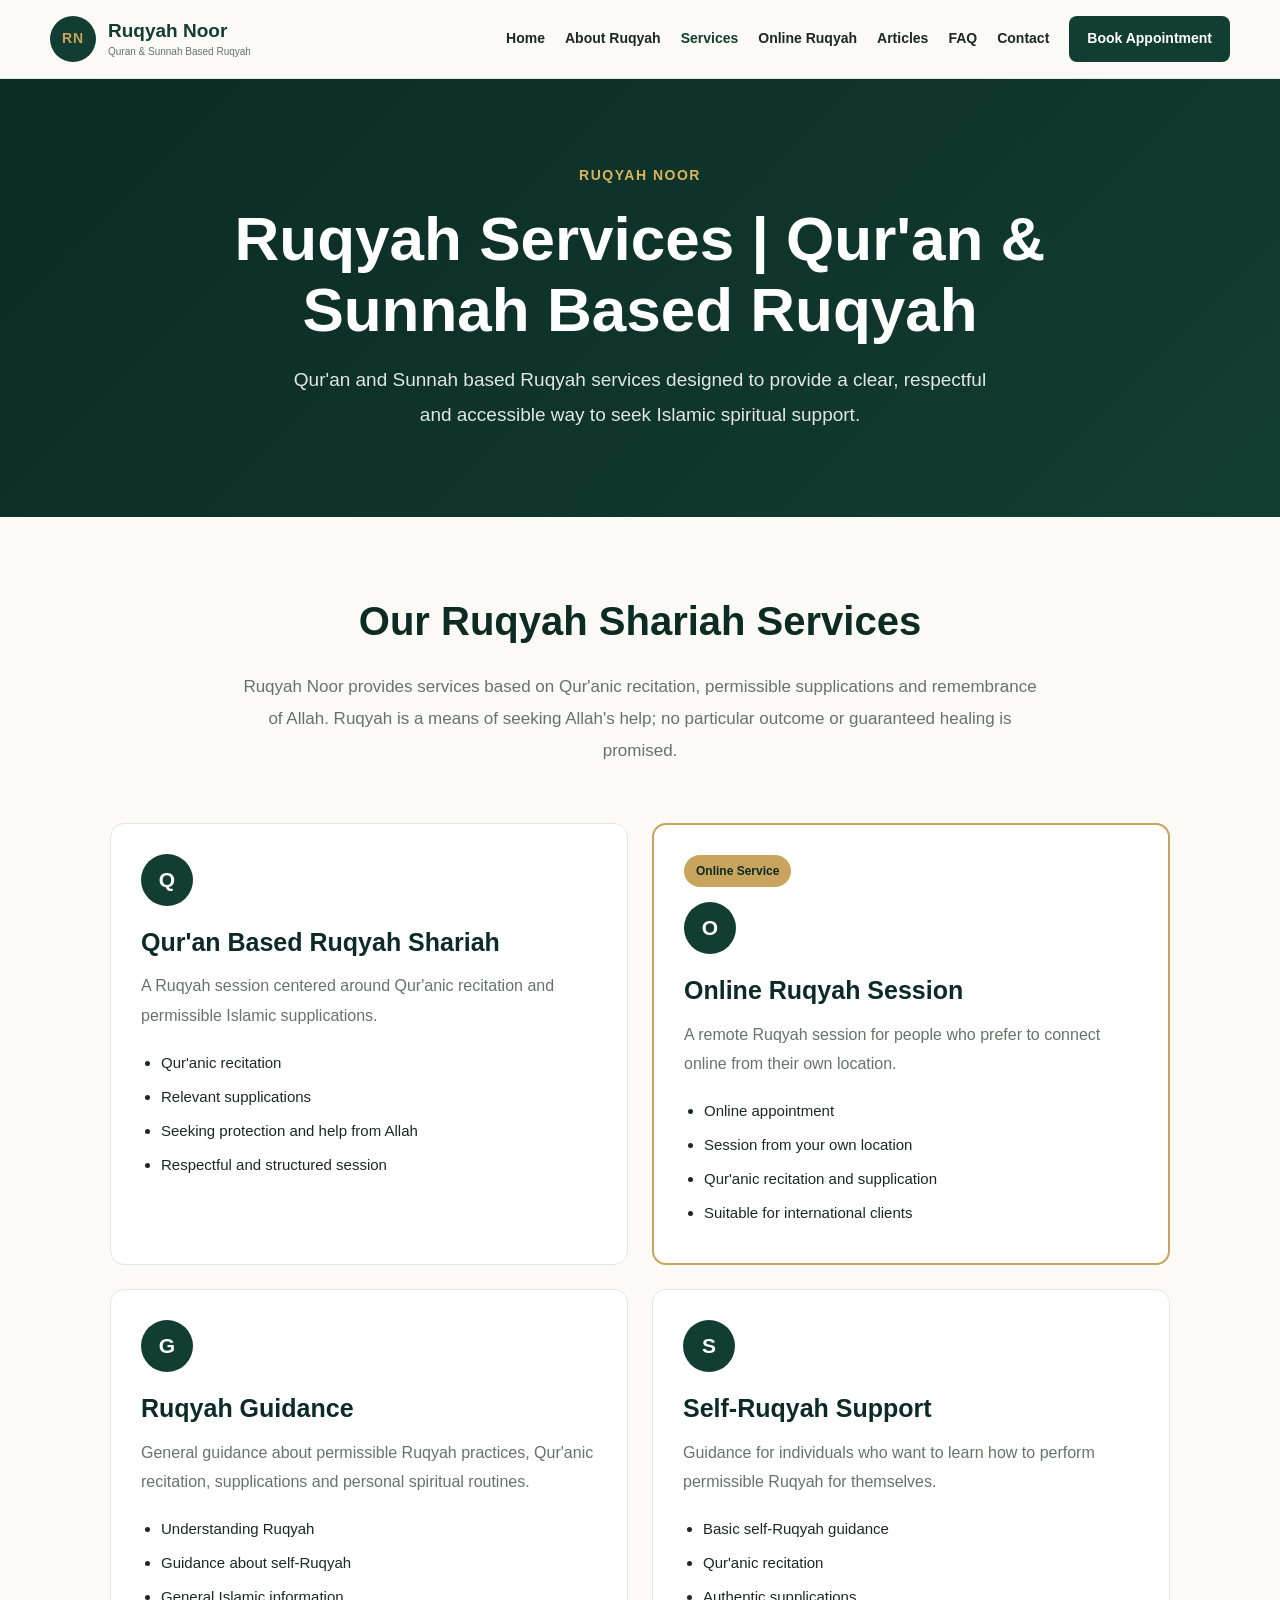
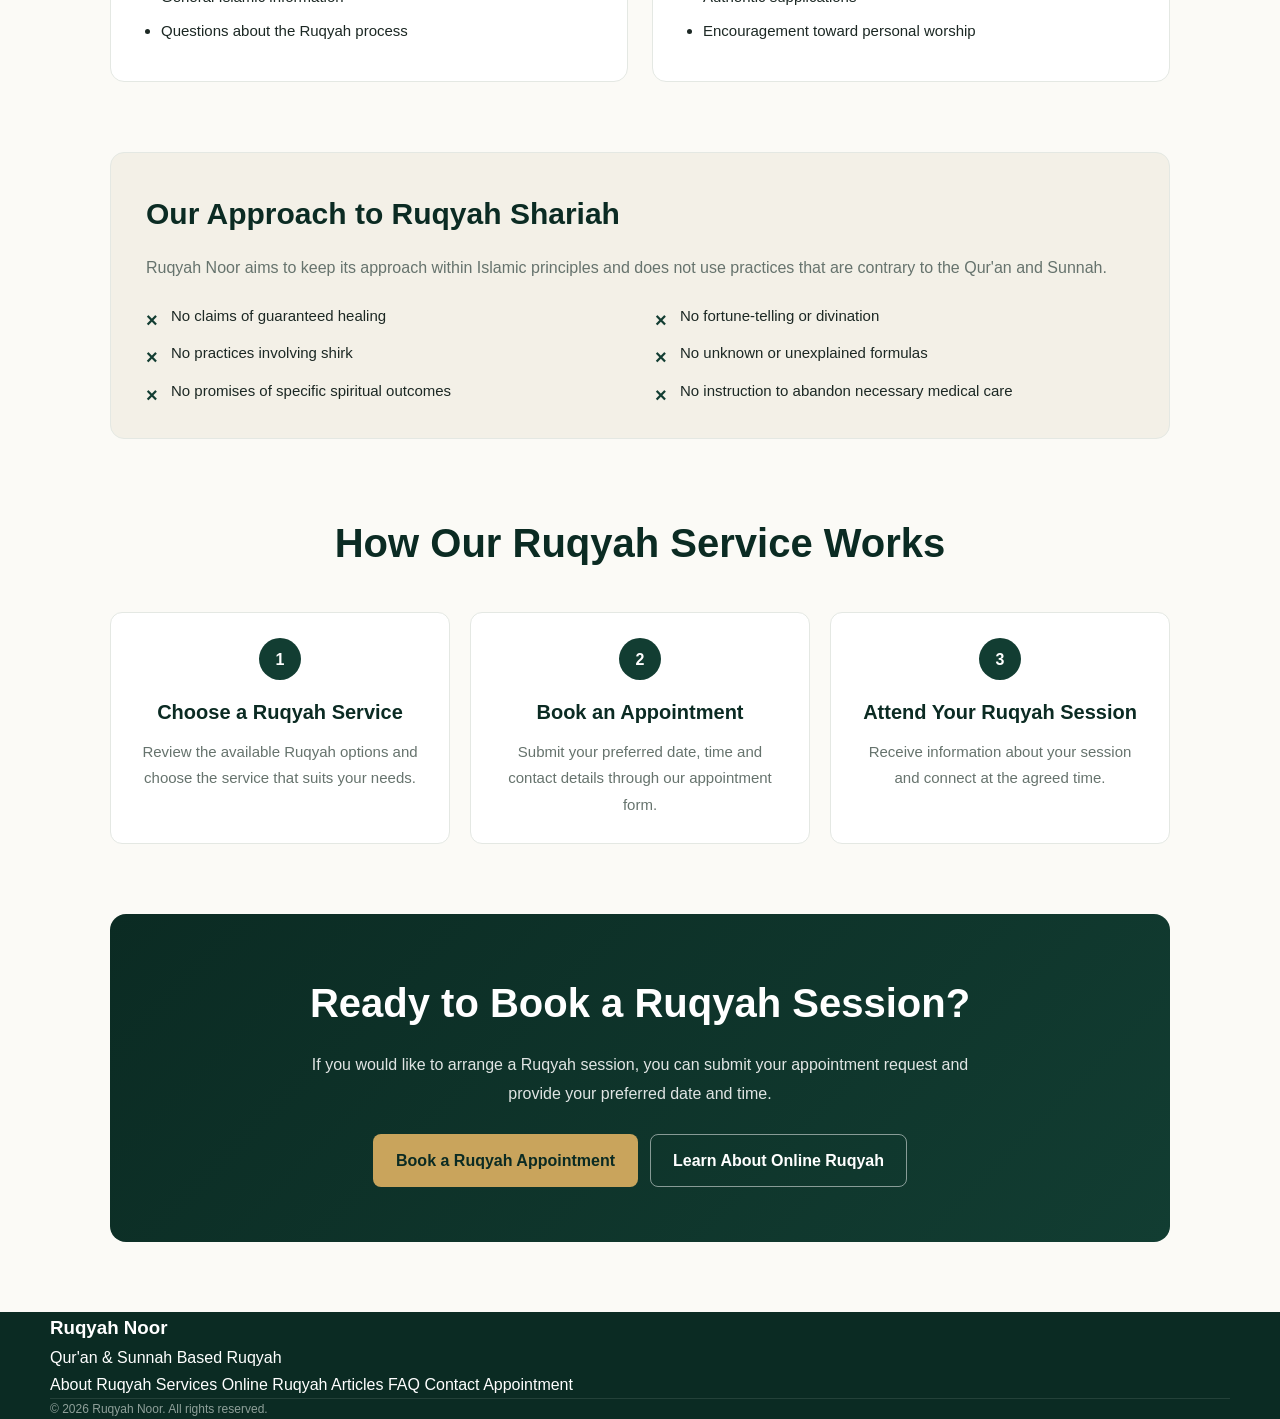
<file: services.html>
<!DOCTYPE html>

<html lang="en">

<head>

  <meta charset="UTF-8">

  <meta
    name="viewport"
    content="width=device-width, initial-scale=1.0"
  >

  <title>
    Ruqyah Services | Qur'an & Sunnah Based Ruqyah | Ruqyah Noor
  </title>

  <meta
    name="description"
    content="Explore Ruqyah Noor services including Ruqyah Shariah, Quranic Ruqyah, online Ruqyah sessions, self-Ruqyah guidance, and Quran and Sunnah based Islamic spiritual support."
  >

  <meta
    name="keywords"
    content="Ruqyah Services, Ruqyah Shariah, Islamic Ruqyah, Quranic Ruqyah, Online Ruqyah, Self Ruqyah, Ruqyah Guidance, Ruqyah Practitioner, Ruqyah Noor"
  >

  <meta
    name="robots"
    content="index, follow"
  >

  <link
    rel="canonical"
    href="https://ruqyahnoor.netlify.app/services.html"
  >

  <!-- Open Graph -->

  <meta
    property="og:title"
    content="Ruqyah Services | Qur'an & Sunnah Based Ruqyah | Ruqyah Noor"
  >

  <meta
    property="og:description"
    content="Explore Ruqyah Noor services including Ruqyah Shariah, Quranic Ruqyah, online Ruqyah sessions, self-Ruqyah guidance, and Quran and Sunnah based Islamic spiritual support."
  >

  <meta
    property="og:type"
    content="website"
  >

  <meta
    property="og:url"
    content="https://ruqyahnoor.netlify.app/services.html"
  >

  <meta
    property="og:site_name"
    content="Ruqyah Noor"
  >

  <!-- Structured Data -->

  <script type="application/ld+json">
  {
    "@context": "https://schema.org",
    "@type": "WebPage",
    "name": "Ruqyah Services | Qur'an & Sunnah Based Ruqyah | Ruqyah Noor",
    "url": "https://ruqyahnoor.netlify.app/services.html",
    "description": "Explore Ruqyah Noor services including Ruqyah Shariah, Quranic Ruqyah, online Ruqyah sessions, self-Ruqyah guidance, and Quran and Sunnah based Islamic spiritual support.",
    "inLanguage": "en",
    "isPartOf": {
      "@type": "WebSite",
      "name": "Ruqyah Noor",
      "url": "https://ruqyahnoor.netlify.app/"
    }
  }
  </script>

  <script type="application/ld+json">
  {
    "@context": "https://schema.org",
    "@type": "ItemList",
    "name": "Ruqyah Noor Services",
    "description": "Ruqyah Shariah and Quran and Sunnah based services offered by Ruqyah Noor.",
    "url": "https://ruqyahnoor.netlify.app/services.html",
    "itemListElement": [
      {
        "@type": "ListItem",
        "position": 1,
        "name": "Quran Based Ruqyah"
      },
      {
        "@type": "ListItem",
        "position": 2,
        "name": "Online Ruqyah Session"
      },
      {
        "@type": "ListItem",
        "position": 3,
        "name": "Ruqyah Guidance"
      },
      {
        "@type": "ListItem",
        "position": 4,
        "name": "Self-Ruqyah Support"
      }
    ]
  }
  </script>

  <link
    rel="stylesheet"
    href="style.css"
  >

  <style>

    /* =========================================
       RUQYAH SERVICES PAGE
    ========================================= */

    .services-page {
      background: var(--cream);
    }


    /* =========================================
       HERO
    ========================================= */

    .services-hero {
      background:
        linear-gradient(
          135deg,
          var(--green-dark),
          var(--green)
        );

      color: var(--white);

      padding: 85px 20px;

      text-align: center;
    }


    .services-hero-inner {
      max-width: 900px;

      margin: 0 auto;
    }


    .services-eyebrow {
      color: var(--gold-light);

      font-size: 14px;

      font-weight: 700;

      letter-spacing: 1.5px;

      text-transform: uppercase;

      margin-bottom: 15px;
    }


    .services-hero h1 {
      margin: 0 0 18px;

      font-size: clamp(36px, 6vw, 62px);

      line-height: 1.15;
    }


    .services-hero p {
      max-width: 720px;

      margin: 0 auto;

      color: rgba(255,255,255,0.88);

      font-size: 19px;

      line-height: 1.8;
    }


    /* =========================================
       MAIN CONTENT
    ========================================= */

    .services-content {
      max-width: 1100px;

      margin: 0 auto;

      padding: 70px 20px;
    }


    /* =========================================
       INTRO
    ========================================= */

    .services-intro {
      max-width: 800px;

      margin: 0 auto 55px;

      text-align: center;
    }


    .services-intro h2 {
      color: var(--green-dark);

      font-size: clamp(28px, 4vw, 40px);

      margin: 0 0 16px;
    }


    .services-intro p {
      color: var(--muted);

      font-size: 17px;

      line-height: 1.9;

      margin: 0;
    }


    /* =========================================
       SERVICE GRID
    ========================================= */

    .services-grid {
      display: grid;

      grid-template-columns:
        repeat(2, minmax(0, 1fr));

      gap: 24px;
    }


    /* =========================================
       SERVICE CARD
    ========================================= */

    .service-card {
      background: var(--white);

      border: 1px solid var(--line);

      border-radius: 14px;

      padding: 30px;

      transition:
        transform 0.2s ease,
        box-shadow 0.2s ease;
    }


    .service-card:hover {
      transform: translateY(-4px);

      box-shadow:
        0 14px 35px rgba(0,0,0,0.07);
    }


    .service-icon {
      width: 52px;

      height: 52px;

      display: flex;

      align-items: center;

      justify-content: center;

      border-radius: 50%;

      background: var(--green);

      color: var(--white);

      font-size: 21px;

      font-weight: 700;

      margin-bottom: 20px;
    }


    .service-card h2 {
      color: var(--green-dark);

      font-size: 25px;

      line-height: 1.35;

      margin: 0 0 12px;
    }


    .service-card p {
      color: var(--muted);

      font-size: 16px;

      line-height: 1.85;

      margin: 0 0 18px;
    }


    .service-card ul {
      margin: 0;

      padding-left: 20px;
    }


    .service-card li {
      color: var(--ink);

      font-size: 15px;

      line-height: 1.8;

      margin-bottom: 7px;
    }


    /* =========================================
       ONLINE CARD
    ========================================= */

    .service-card.featured {
      border:
        2px solid var(--gold);

      position: relative;
    }


    .featured-label {
      display: inline-block;

      background: var(--gold);

      color: var(--green-dark);

      padding: 6px 12px;

      border-radius: 20px;

      font-size: 12px;

      font-weight: 700;

      margin-bottom: 15px;
    }


    /* =========================================
       WHAT WE DO NOT OFFER
    ========================================= */

    .boundaries-section {
      margin-top: 70px;
    }


    .boundaries-box {
      background: var(--cream-dark);

      border:
        1px solid var(--line);

      border-radius: 14px;

      padding: 35px;
    }


    .boundaries-box h2 {
      color: var(--green-dark);

      margin: 0 0 15px;

      font-size: 30px;
    }


    .boundaries-box > p {
      color: var(--muted);

      line-height: 1.8;

      margin-bottom: 20px;
    }


    .boundaries-list {
      display: grid;

      grid-template-columns:
        repeat(2, minmax(0, 1fr));

      gap: 12px 30px;

      margin: 0;

      padding: 0;

      list-style: none;
    }


    .boundaries-list li {
      position: relative;

      padding-left: 25px;

      color: var(--ink);

      line-height: 1.7;

      font-size: 15px;
    }


    .boundaries-list li::before {
      content: "×";

      position: absolute;

      left: 0;

      top: 0;

      color: var(--green);

      font-weight: 800;

      font-size: 20px;
    }


    /* =========================================
       HOW TO CHOOSE
    ========================================= */

    .process-section {
      margin-top: 70px;
    }


    .process-section h2 {
      text-align: center;

      color: var(--green-dark);

      font-size: clamp(28px, 4vw, 40px);

      margin: 0 0 35px;
    }


    .process-grid {
      display: grid;

      grid-template-columns:
        repeat(3, minmax(0, 1fr));

      gap: 20px;
    }


    .process-card {
      background: var(--white);

      border:
        1px solid var(--line);

      border-radius: 12px;

      padding: 25px;

      text-align: center;
    }


    .process-number {
      width: 42px;

      height: 42px;

      margin: 0 auto 15px;

      display: flex;

      align-items: center;

      justify-content: center;

      border-radius: 50%;

      background: var(--green);

      color: var(--white);

      font-weight: 700;
    }


    .process-card h3 {
      color: var(--green-dark);

      margin: 0 0 10px;

      font-size: 20px;
    }


    .process-card p {
      color: var(--muted);

      font-size: 15px;

      line-height: 1.75;

      margin: 0;
    }


    /* =========================================
       CTA
    ========================================= */

    .services-cta {
      margin-top: 70px;

      padding: 55px 30px;

      border-radius: 16px;

      text-align: center;

      background:
        linear-gradient(
          135deg,
          var(--green-dark),
          var(--green)
        );

      color: var(--white);
    }


    .services-cta h2 {
      color: var(--white);

      font-size: clamp(28px, 4vw, 40px);

      margin: 0 0 14px;
    }


    .services-cta p {
      max-width: 680px;

      margin: 0 auto 25px;

      color: rgba(255,255,255,0.87);

      line-height: 1.8;
    }


    .services-cta-buttons {
      display: flex;

      justify-content: center;

      flex-wrap: wrap;

      gap: 12px;
    }


    .services-cta .btn-primary {
      background: var(--gold);

      color: var(--green-dark);
    }


    .services-cta .btn-secondary {
      color: var(--white);

      border-color:
        rgba(255,255,255,0.5);
    }


    /* =========================================
       MOBILE
    ========================================= */

    @media (max-width: 750px) {

      .services-hero {
        padding: 65px 18px;
      }


      .services-hero p {
        font-size: 16px;
      }


      .services-content {
        padding: 50px 16px;
      }


      .services-grid {
        grid-template-columns: 1fr;
      }


      .process-grid {
        grid-template-columns: 1fr;
      }


      .boundaries-list {
        grid-template-columns: 1fr;
      }


      .boundaries-box {
        padding: 25px 20px;
      }


      .service-card {
        padding: 25px;
      }


      .services-cta {
        padding: 40px 20px;
      }


      .services-cta-buttons {
        flex-direction: column;
      }


      .services-cta-buttons a {
        width: 100%;

        box-sizing: border-box;
      }

    }

  </style>

</head>

<body class="services-page">

  <!-- =========================================
       HEADER
  ========================================== -->

  <header class="site-header">

    <div class="container header-inner">

      <a
        href="index.html"
        class="logo"
      >

        <span class="logo-mark">
          RN
        </span>

        <span class="logo-text">

          <strong>
            Ruqyah Noor
          </strong>

          <small>
            Quran & Sunnah Based Ruqyah
          </small>

        </span>

      </a>


      <button
        class="menu-toggle"
        id="menuToggle"
        aria-label="Open Menu"
        aria-expanded="false"
        type="button"
      >
        ☰
      </button>


      <nav
        class="main-nav"
        id="mainNav"
      >

        <a href="index.html">
          Home
        </a>

        <a href="about-ruqyah.html">
          About Ruqyah
        </a>

        <a
          href="services.html"
          class="active"
        >
          Services
        </a>

        <a href="online-ruqyah.html">
          Online Ruqyah
        </a>

        <a href="articles.html">
          Articles
        </a>

        <a href="faq.html">
          FAQ
        </a>

        <a href="contact.html">
          Contact
        </a>

        <a
          href="appointment.html"
          class="nav-button"
        >
          Book Appointment
        </a>

      </nav>

    </div>

  </header>


  <!-- =========================================
       HERO
  ========================================== -->

  <section class="services-hero">

    <div class="services-hero-inner">

      <div class="services-eyebrow">
        Ruqyah Noor
      </div>


      <h1>
        Ruqyah Services | Qur'an & Sunnah Based Ruqyah
      </h1>


      <p>
        Qur'an and Sunnah based Ruqyah services
        designed to provide a clear, respectful
        and accessible way to seek Islamic
        spiritual support.
      </p>

    </div>

  </section>


  <!-- =========================================
       MAIN CONTENT
  ========================================== -->

  <main class="services-content">


    <!-- =====================================
         INTRO
    ====================================== -->

    <section class="services-intro">

      <h2>
        Our Ruqyah Shariah Services
      </h2>


      <p>
        Ruqyah Noor provides services based on
        Qur'anic recitation, permissible
        supplications and remembrance of Allah.
        Ruqyah is a means of seeking Allah's help;
        no particular outcome or guaranteed healing
        is promised.
      </p>

    </section>


    <!-- =====================================
         SERVICE CARDS
    ====================================== -->

    <section
      class="services-grid"
      aria-label="Ruqyah services"
    >


      <!-- SERVICE 1 -->

      <article class="service-card">

        <div class="service-icon">
          Q
        </div>


        <h2>
          Qur'an Based Ruqyah Shariah
        </h2>


        <p>
          A Ruqyah session centered around
          Qur'anic recitation and permissible
          Islamic supplications.
        </p>


        <ul>

          <li>
            Qur'anic recitation
          </li>

          <li>
            Relevant supplications
          </li>

          <li>
            Seeking protection and help from Allah
          </li>

          <li>
            Respectful and structured session
          </li>

        </ul>

      </article>


      <!-- SERVICE 2 -->

      <article class="service-card featured">

        <span class="featured-label">
          Online Service
        </span>


        <div class="service-icon">
          O
        </div>


        <h2>
          Online Ruqyah Session
        </h2>


        <p>
          A remote Ruqyah session for people who
          prefer to connect online from their own
          location.
        </p>


        <ul>

          <li>
            Online appointment
          </li>

          <li>
            Session from your own location
          </li>

          <li>
            Qur'anic recitation and supplication
          </li>

          <li>
            Suitable for international clients
          </li>

        </ul>

      </article>


      <!-- SERVICE 3 -->

      <article class="service-card">

        <div class="service-icon">
          G
        </div>


        <h2>
          Ruqyah Guidance
        </h2>


        <p>
          General guidance about permissible
          Ruqyah practices, Qur'anic recitation,
          supplications and personal spiritual
          routines.
        </p>


        <ul>

          <li>
            Understanding Ruqyah
          </li>

          <li>
            Guidance about self-Ruqyah
          </li>

          <li>
            General Islamic information
          </li>

          <li>
            Questions about the Ruqyah process
          </li>

        </ul>

      </article>


      <!-- SERVICE 4 -->

      <article class="service-card">

        <div class="service-icon">
          S
        </div>


        <h2>
          Self-Ruqyah Support
        </h2>


        <p>
          Guidance for individuals who want to
          learn how to perform permissible Ruqyah
          for themselves.
        </p>


        <ul>

          <li>
            Basic self-Ruqyah guidance
          </li>

          <li>
            Qur'anic recitation
          </li>

          <li>
            Authentic supplications
          </li>

          <li>
            Encouragement toward personal worship
          </li>

        </ul>

      </article>


    </section>


    <!-- =====================================
         BOUNDARIES
    ====================================== -->

    <section class="boundaries-section">

      <div class="boundaries-box">

        <h2>
          Our Approach to Ruqyah Shariah
        </h2>


        <p>
          Ruqyah Noor aims to keep its approach
          within Islamic principles and does not
          use practices that are contrary to the
          Qur'an and Sunnah.
        </p>


        <ul class="boundaries-list">

          <li>
            No claims of guaranteed healing
          </li>

          <li>
            No fortune-telling or divination
          </li>

          <li>
            No practices involving shirk
          </li>

          <li>
            No unknown or unexplained formulas
          </li>

          <li>
            No promises of specific spiritual outcomes
          </li>

          <li>
            No instruction to abandon necessary medical care
          </li>

        </ul>

      </div>

    </section>


    <!-- =====================================
         HOW IT WORKS
    ====================================== -->

    <section class="process-section">

      <h2>
        How Our Ruqyah Service Works
      </h2>


      <div class="process-grid">


        <article class="process-card">

          <div class="process-number">
            1
          </div>


          <h3>
            Choose a Ruqyah Service
          </h3>


          <p>
            Review the available Ruqyah options
            and choose the service that suits
            your needs.
          </p>

        </article>


        <article class="process-card">

          <div class="process-number">
            2
          </div>


          <h3>
            Book an Appointment
          </h3>


          <p>
            Submit your preferred date, time and
            contact details through our appointment
            form.
          </p>

        </article>


        <article class="process-card">

          <div class="process-number">
            3
          </div>


          <h3>
            Attend Your Ruqyah Session
          </h3>


          <p>
            Receive information about your session
            and connect at the agreed time.
          </p>

        </article>


      </div>

    </section>


    <!-- =====================================
         CTA
    ====================================== -->

    <section class="services-cta">

      <h2>
        Ready to Book a Ruqyah Session?
      </h2>


      <p>
        If you would like to arrange a Ruqyah
        session, you can submit your appointment
        request and provide your preferred date
        and time.
      </p>


      <div class="services-cta-buttons">

        <a
          href="appointment.html"
          class="btn btn-primary"
        >
          Book a Ruqyah Appointment
        </a>


        <a
          href="online-ruqyah.html"
          class="btn btn-secondary"
        >
          Learn About Online Ruqyah
        </a>

      </div>

    </section>


  </main>


  <!-- =========================================
       FOOTER
  ========================================== -->

  <footer class="site-footer">

    <div class="container">

      <div class="footer-content">

        <div>

          <h3>
            Ruqyah Noor
          </h3>


          <p>
            Qur'an &amp; Sunnah Based Ruqyah
          </p>

        </div>


        <div class="footer-links">

          <a href="about-ruqyah.html">
            About Ruqyah
          </a>

          <a href="services.html">
            Services
          </a>

          <a href="online-ruqyah.html">
            Online Ruqyah
          </a>

          <a href="articles.html">
            Articles
          </a>

          <a href="faq.html">
            FAQ
          </a>

          <a href="contact.html">
            Contact
          </a>

          <a href="appointment.html">
            Appointment
          </a>

        </div>

      </div>


      <div class="footer-bottom">

        <p>
          © <span id="year"></span>
          Ruqyah Noor. All rights reserved.
        </p>

      </div>

    </div>

  </footer>


  <script src="script.js"></script>

</body>

</html>
</file>
<file: style.css>
/* =====================================================
   RUQYAH NOOR
   MAIN WEBSITE CSS
===================================================== */

/* =====================================================
   VARIABLES
===================================================== */

:root {
  --green: #123d32;
  --green-dark: #0b2b23;
  --green-light: #1d5b49;
  --gold: #c9a45c;
  --gold-light: #d9b45b;
  --cream: #fbfaf6;
  --cream-dark: #f3f0e7;
  --white: #ffffff;
  --ink: #1c2824;
  --muted: #66736d;
  --line: #e4e8e3;
  --shadow: 0 18px 50px rgba(18, 61, 50, 0.10);
  --radius: 18px;
}

/* =====================================================
   RESET
===================================================== */

* {
  margin: 0;
  padding: 0;
  box-sizing: border-box;
}

html {
  scroll-behavior: smooth;
}

body {
  font-family: Arial, Helvetica, sans-serif;
  background: var(--cream);
  color: var(--ink);
  line-height: 1.7;
}

img {
  max-width: 100%;
  display: block;
}

a {
  text-decoration: none;
  color: inherit;
}

button,
input,
select,
textarea {
  font: inherit;
}

/* =====================================================
   CONTAINER
===================================================== */

.container {
  width: min(1180px, calc(100% - 40px));
  margin: 0 auto;
}

/* =====================================================
   HEADER
===================================================== */

.site-header {
  position: sticky;
  top: 0;
  z-index: 1000;
  background: rgba(251, 250, 246, 0.96);
  backdrop-filter: blur(12px);
  border-bottom: 1px solid var(--line);
}

.nav-container,
.header-inner {
  min-height: 78px;
  display: flex;
  align-items: center;
  justify-content: space-between;
  gap: 30px;
}

/* =====================================================
   LOGO
===================================================== */

.logo {
  display: flex;
  align-items: center;
  gap: 12px;
  flex-shrink: 0;
}

.logo-mark {
  width: 46px;
  height: 46px;
  border-radius: 50%;
  background: var(--green);
  color: var(--gold);
  display: grid;
  place-items: center;
  font-weight: 800;
  font-size: 14px;
  letter-spacing: 1px;
}

.logo-text {
  display: flex;
  flex-direction: column;
  line-height: 1.2;
}

.logo-text strong {
  color: var(--green);
  font-size: 19px;
}

.logo-text small {
  color: var(--muted);
  font-size: 10px;
  margin-top: 4px;
}

/* =====================================================
   NAVIGATION
===================================================== */

.main-nav {
  display: flex;
  align-items: center;
  gap: 20px;
}

.main-nav > a {
  color: var(--ink);
  font-size: 14px;
  font-weight: 600;
  transition: 0.25s ease;
}

.main-nav > a:hover {
  color: var(--green-light);
}

.main-nav > a.active {
  color: var(--green);
  font-weight: 800;
}

.nav-button {
  background: var(--green);
  color: var(--white) !important;
  padding: 11px 18px;
  border-radius: 8px;
}

.nav-button:hover {
  background: var(--green-light);
}

/* =====================================================
   MOBILE MENU BUTTON
===================================================== */

.menu-toggle {
  display: none;
  width: 44px;
  height: 44px;
  padding: 0;
  border: 0;
  background: transparent;
  color: var(--green);
  font-size: 28px;
  line-height: 1;
  cursor: pointer;
  align-items: center;
  justify-content: center;
  position: relative;
  z-index: 1101;
  flex-shrink: 0;
  pointer-events: auto;
}

/* =====================================================
   HERO
===================================================== */

.hero {
  background:
    radial-gradient(
      circle at 85% 20%,
      rgba(201, 164, 92, 0.16),
      transparent 30%
    ),
    linear-gradient(
      135deg,
      #fbfaf6,
      #f4f0e5
    );

  padding: 100px 0 90px;
}

.hero-grid {
  display: grid;
  grid-template-columns: 1.15fr 0.85fr;
  gap: 70px;
  align-items: center;
}

.eyebrow {
  display: inline-block;
  color: var(--gold);
  font-size: 12px;
  font-weight: 800;
  letter-spacing: 2px;
  margin-bottom: 14px;
}

.hero h1 {
  color: var(--green);
  font-size: clamp(42px, 6vw, 72px);
  line-height: 1.05;
  letter-spacing: -2px;
  margin-bottom: 25px;
}

.hero h1 span {
  color: var(--gold);
  display: block;
}

.hero-content > p {
  max-width: 700px;
  font-size: 18px;
  color: var(--muted);
  margin-bottom: 30px;
}

/* =====================================================
   BUTTONS
===================================================== */

.hero-buttons {
  display: flex;
  flex-wrap: wrap;
  gap: 12px;
  margin-bottom: 25px;
}

.btn {
  display: inline-flex;
  align-items: center;
  justify-content: center;
  min-height: 50px;
  padding: 12px 22px;
  border-radius: 8px;
  border: 1px solid transparent;
  font-weight: 700;
  cursor: pointer;
  transition: 0.25s ease;
}

.btn-primary {
  background: var(--green);
  color: var(--white);
}

.btn-primary:hover {
  background: var(--green-light);
  transform: translateY(-2px);
}

.btn-secondary {
  background: transparent;
  color: var(--green);
  border-color: var(--green);
}

.btn-secondary:hover {
  background: var(--green);
  color: var(--white);
}

/* =====================================================
   TRUST NOTE
===================================================== */

.trust-note {
  display: flex;
  gap: 10px;
  align-items: flex-start;
  max-width: 650px;
}

.trust-note span {
  width: 23px;
  height: 23px;
  flex-shrink: 0;
  display: grid;
  place-items: center;
  border-radius: 50%;
  background: rgba(18, 61, 50, 0.10);
  color: var(--green);
  font-weight: bold;
}

.trust-note p {
  color: var(--muted);
  font-size: 13px;
}

/* =====================================================
   HERO CARD
===================================================== */

.hero-card {
  background: var(--green);
  color: var(--white);
  border-radius: 24px;
  padding: 45px;
  box-shadow: var(--shadow);
  text-align: center;
  position: relative;
  overflow: hidden;
}

.hero-card::before {
  content: "";
  position: absolute;
  width: 260px;
  height: 260px;
  border-radius: 50%;
  border: 1px solid rgba(201, 164, 92, 0.35);
  top: -90px;
  right: -90px;
}

.hero-symbol {
  color: var(--gold);
  font-size: 42px;
  margin-bottom: 25px;
  font-family: Georgia, serif;
}

.hero-card h2 {
  font-size: 32px;
  font-weight: 500;
}

.hero-card > p {
  color: #cbd9d3;
  margin-top: 5px;
}

.hero-lines {
  margin-top: 35px;
  display: grid;
  gap: 12px;
}

.hero-lines div {
  display: flex;
  justify-content: space-between;
  align-items: center;
  border-top: 1px solid rgba(255, 255, 255, 0.12);
  padding-top: 12px;
}

.hero-lines span {
  color: var(--gold);
  font-size: 12px;
}

/* =====================================================
   SECTIONS
===================================================== */

.section {
  padding: 90px 0;
}

.section-light {
  background: var(--cream-dark);
}

.section-heading {
  max-width: 760px;
  margin-bottom: 45px;
}

.section-heading h2 {
  color: var(--green);
  font-size: clamp(32px, 4vw, 48px);
  line-height: 1.15;
  margin-bottom: 15px;
}

.section-heading p {
  color: var(--muted);
  font-size: 17px;
}

/* =====================================================
   CARDS
===================================================== */

.cards {
  display: grid;
  gap: 20px;
}

.three-cards {
  grid-template-columns: repeat(3, 1fr);
}

.four-cards {
  grid-template-columns: repeat(4, 1fr);
}

.info-card,
.service-card {
  background: var(--white);
  border: 1px solid var(--line);
  border-radius: var(--radius);
  padding: 30px;
  transition: 0.25s ease;
}

.info-card:hover,
.service-card:hover {
  transform: translateY(-5px);
  box-shadow: var(--shadow);
}

.card-number {
  color: var(--gold);
  font-weight: 800;
  margin-bottom: 25px;
}

.info-card h3,
.service-card h3 {
  color: var(--green);
  font-size: 22px;
  margin-bottom: 10px;
}

.info-card p,
.service-card p {
  color: var(--muted);
  font-size: 14px;
  margin-bottom: 20px;
}

.info-card a,
.service-card a {
  color: var(--green);
  font-weight: 700;
  font-size: 14px;
}

.service-icon {
  width: 48px;
  height: 48px;
  display: grid;
  place-items: center;
  border-radius: 12px;
  background: rgba(18, 61, 50, 0.08);
  color: var(--gold);
  font-size: 21px;
  margin-bottom: 22px;
}

/* =====================================================
   PROCESS
===================================================== */

.process {
  display: grid;
  grid-template-columns: repeat(3, 1fr);
  gap: 20px;
}

.process-item {
  display: flex;
  gap: 20px;
  padding: 28px;
  border-top: 2px solid var(--gold);
  background: var(--white);
  border-radius: 0 0 15px 15px;
}

.process-item > span {
  color: var(--gold);
  font-size: 14px;
  font-weight: 800;
}

.process-item h3 {
  color: var(--green);
  margin-bottom: 7px;
}

.process-item p {
  color: var(--muted);
  font-size: 14px;
}

/* =====================================================
   QUOTE
===================================================== */

.quote-section {
  background: var(--green);
  padding: 80px 0;
}

.quote-box {
  text-align: center;
  max-width: 900px;
  margin: auto;
}

.arabic-text {
  color: var(--gold);
  font-family: Georgia, serif;
  font-size: clamp(25px, 4vw, 38px);
  line-height: 2;
  margin-bottom: 20px;
  direction: rtl;
}

.translation {
  color: var(--white);
  font-size: 18px;
  margin-bottom: 15px;
}

.reference {
  color: #b9c9c2;
  font-size: 13px;
}

/* =====================================================
   ONLINE RUQYAH
===================================================== */

.online-grid {
  display: grid;
  grid-template-columns: 1fr 0.75fr;
  gap: 60px;
  align-items: center;
}

.online-grid h2 {
  color: var(--green);
  font-size: clamp(32px, 4vw, 48px);
  line-height: 1.15;
  margin-bottom: 20px;
}

.online-grid p {
  color: var(--muted);
  margin-bottom: 18px;
}

.notice-card {
  padding: 35px;
  border-radius: var(--radius);
  background: #f0e8d7;
  border: 1px solid #e4d8bc;
}

.notice-card h3 {
  color: var(--green);
  margin-bottom: 10px;
}

/* =====================================================
   ARTICLES
===================================================== */

.article-grid {
  display: grid;
  grid-template-columns: repeat(4, 1fr);
  gap: 20px;
}

.article-card {
  background: var(--white);
  border: 1px solid var(--line);
  border-radius: var(--radius);
  padding: 28px;
}

.article-card > span {
  color: var(--gold);
  font-size: 11px;
  font-weight: 800;
  letter-spacing: 1.5px;
}

.article-card h3 {
  color: var(--green);
  margin: 15px 0 10px;
  line-height: 1.3;
}

.article-card p {
  color: var(--muted);
  font-size: 14px;
  margin-bottom: 20px;
}

.article-card a {
  color: var(--green);
  font-weight: 700;
  font-size: 14px;
}

/* =====================================================
   FAQ
===================================================== */

.faq-container {
  max-width: 850px;
  margin: auto;
}

.faq-item {
  border-bottom: 1px solid var(--line);
}

.faq-question {
  width: 100%;
  padding: 22px 0;
  border: 0;
  background: transparent;
  display: flex;
  justify-content: space-between;
  align-items: center;
  text-align: left;
  color: var(--green);
  font-weight: 700;
  font-size: 17px;
  cursor: pointer;
}

.faq-question span {
  color: var(--gold);
  font-size: 25px;
  transition: 0.25s ease;
}

.faq-item.active .faq-question span {
  transform: rotate(45deg);
}

.faq-answer {
  max-height: 0;
  overflow: hidden;
  transition: max-height 0.35s ease;
}

.faq-answer p {
  color: var(--muted);
  padding: 0 0 22px;
}

/* =====================================================
   APPOINTMENT
===================================================== */

.appointment-section {
  background: #f2eee4;
}

.appointment-form {
  max-width: 950px;
  margin: auto;
  background: var(--white);
  border-radius: 20px;
  padding: 35px;
  box-shadow: var(--shadow);
}

.form-grid {
  display: grid;
  grid-template-columns: repeat(2, 1fr);
  gap: 20px;
}

.form-group {
  display: flex;
  flex-direction: column;
}

.full-width {
  grid-column: 1 / -1;
}

.form-group label {
  color: var(--green);
  font-weight: 700;
  font-size: 14px;
  margin-bottom: 7px;
}

.form-group input,
.form-group select,
.form-group textarea {
  width: 100%;
  border: 1px solid var(--line);
  border-radius: 8px;
  padding: 13px 14px;
  background: #fcfcfa;
  color: var(--ink);
  outline: none;
  transition: 0.2s ease;
}

/* =====================================================
   SELECT DROPDOWN
===================================================== */

.form-group select {
  cursor: pointer;
  appearance: auto;
}

/* =====================================================
   DATE DROPDOWN
===================================================== */

.date-selects {
  display: grid;
  grid-template-columns: 0.8fr 1.4fr 1fr;
  gap: 10px;
}

.date-selects select {
  width: 100%;
  border: 1px solid var(--line);
  border-radius: 8px;
  padding: 13px 14px;
  background: #fcfcfa;
  color: var(--ink);
  outline: none;
  cursor: pointer;
}

.date-selects select:focus {
  border-color: var(--green);
  box-shadow: 0 0 0 3px rgba(18, 61, 50, 0.08);
}

/* =====================================================
   TIME DROPDOWN
===================================================== */

.time-selects {
  display: grid;
  grid-template-columns: 1fr 1fr 1fr;
  gap: 10px;
}

.time-selects select {
  width: 100%;
  border: 1px solid var(--line);
  border-radius: 8px;
  padding: 13px 14px;
  background: #fcfcfa;
  color: var(--ink);
  outline: none;
  cursor: pointer;
  transition: 0.2s ease;
}

.time-selects select:focus {
  border-color: var(--green);
  box-shadow: 0 0 0 3px rgba(18, 61, 50, 0.08);
}

/* =====================================================
   INPUT FOCUS
===================================================== */

.form-group input:focus,
.form-group select:focus,
.form-group textarea:focus {
  border-color: var(--green);
  box-shadow: 0 0 0 3px rgba(18, 61, 50, 0.08);
}

.form-group textarea {
  resize: vertical;
  min-height: 140px;
}

/* =====================================================
   CONSENT
===================================================== */

.consent label {
  display: flex;
  flex-direction: row;
  align-items: flex-start;
  gap: 10px;
  color: var(--muted);
  font-weight: 400;
}

.consent input {
  width: 18px;
  height: 18px;
  margin-top: 4px;
}

.submit-button {
  margin-top: 25px;
  border: 0;
}

.form-message {
  margin-top: 15px;
  font-size: 14px;
  color: var(--green);
}

/* =====================================================
   CONTACT
===================================================== */

.contact-grid {
  display: grid;
  grid-template-columns: 1fr 0.7fr;
  gap: 60px;
  align-items: center;
}

.contact-grid h2 {
  color: var(--green);
  font-size: clamp(32px, 4vw, 48px);
  line-height: 1.15;
  margin-bottom: 15px;
}

.contact-grid p {
  color: var(--muted);
}

.contact-card {
  background: var(--green);
  color: var(--white);
  padding: 35px;
  border-radius: 20px;
}

.contact-card h3 {
  color: var(--gold);
  margin-bottom: 8px;
}

.contact-card p {
  color: #d4dfdb;
  margin-bottom: 20px;
}

.contact-card .btn {
  background: var(--gold);
  color: var(--green-dark);
}

/* =====================================================
   FOOTER
===================================================== */

.site-footer {
  background: var(--green-dark);
  color: var(--white);
}

.footer-grid {
  padding: 60px 0;
  display: grid;
  grid-template-columns: 2fr 1fr 1fr;
  gap: 50px;
}

.footer-logo {
  color: var(--gold);
  font-size: 25px;
  font-weight: 800;
}

.footer-grid p {
  color: #aebdb7;
  margin-top: 8px;
}

.footer-grid h4 {
  color: var(--gold);
  margin-bottom: 15px;
}

.footer-grid > div:not(:first-child) {
  display: flex;
  flex-direction: column;
  gap: 8px;
}

.footer-grid > div:not(:first-child) a {
  color: #d3ddd9;
  font-size: 14px;
}

.footer-grid > div:not(:first-child) a:hover {
  color: var(--gold);
}

.footer-bottom {
  border-top: 1px solid rgba(255, 255, 255, 0.1);
}

.footer-bottom .container {
  min-height: 65px;
  display: flex;
  justify-content: space-between;
  align-items: center;
  gap: 20px;
}

.footer-bottom p {
  color: #8fa09a;
  font-size: 12px;
}

/* =====================================================
   TABLET
===================================================== */

@media (max-width: 1050px) {

  .main-nav {
    gap: 12px;
  }

  .main-nav > a {
    font-size: 13px;
  }

  .hero-grid {
    gap: 40px;
  }

  .four-cards {
    grid-template-columns: repeat(2, 1fr);
  }

  .article-grid {
    grid-template-columns: repeat(2, 1fr);
  }
}

/* =====================================================
   MOBILE NAVIGATION
===================================================== */

@media (max-width: 850px) {

  .nav-container,
  .header-inner {
    min-height: 70px;
  }

  .menu-toggle {
    display: flex;
  }

  .main-nav {
    display: none;
    position: absolute;
    top: 100%;
    left: 0;
    right: 0;
    z-index: 1099;
    background: var(--cream);
    border-bottom: 1px solid var(--line);
    padding: 20px;
    flex-direction: column;
    align-items: stretch;
    box-shadow: 0 12px 25px rgba(0, 0, 0, 0.08);
  }

  .main-nav.active {
    display: flex;
  }

  .main-nav > a {
    padding: 10px;
  }

  .hero {
    padding: 70px 0;
  }

  .hero-grid,
  .online-grid,
  .contact-grid {
    grid-template-columns: 1fr;
  }

  .three-cards {
    grid-template-columns: 1fr;
  }

  .process {
    grid-template-columns: 1fr;
  }

  .contact-grid {
    gap: 30px;
  }
}

/* =====================================================
   SMALL MOBILE
===================================================== */

@media (max-width: 600px) {

  .container {
    width: min(calc(100% - 28px), 1180px);
  }

  .nav-container,
  .header-inner {
    min-height: 70px;
  }

  .logo-text small {
    display: none;
  }

  .hero {
    padding: 60px 0;
  }

  .hero h1 {
    font-size: 43px;
    letter-spacing: -1px;
  }

  .hero-content > p {
    font-size: 16px;
  }

  .hero-buttons {
    flex-direction: column;
  }

  .hero-buttons .btn {
    width: 100%;
  }

  .hero-card {
    padding: 30px 20px;
  }

  .section {
    padding: 65px 0;
  }

  .section-heading {
    margin-bottom: 30px;
  }

  .section-heading h2 {
    font-size: 34px;
  }

  .four-cards,
  .article-grid {
    grid-template-columns: 1fr;
  }

  .form-grid {
    grid-template-columns: 1fr;
  }

  .full-width {
    grid-column: auto;
  }

  .appointment-form {
    padding: 22px;
  }

  .date-selects {
    grid-template-columns: 0.8fr 1.4fr 1fr;
    gap: 7px;
  }

  .date-selects select {
    padding: 12px 8px;
    font-size: 14px;
  }

  .time-selects {
    grid-template-columns: 1fr 1fr 1fr;
    gap: 7px;
  }

  .time-selects select {
    padding: 12px 8px;
    font-size: 14px;
  }

  .footer-grid {
    grid-template-columns: 1fr;
    gap: 30px;
  }

  .footer-bottom .container {
    flex-direction: column;
    justify-content: center;
    padding: 15px 0;
  }

  .arabic-text {
    font-size: 25px;
  }
}
</file>
